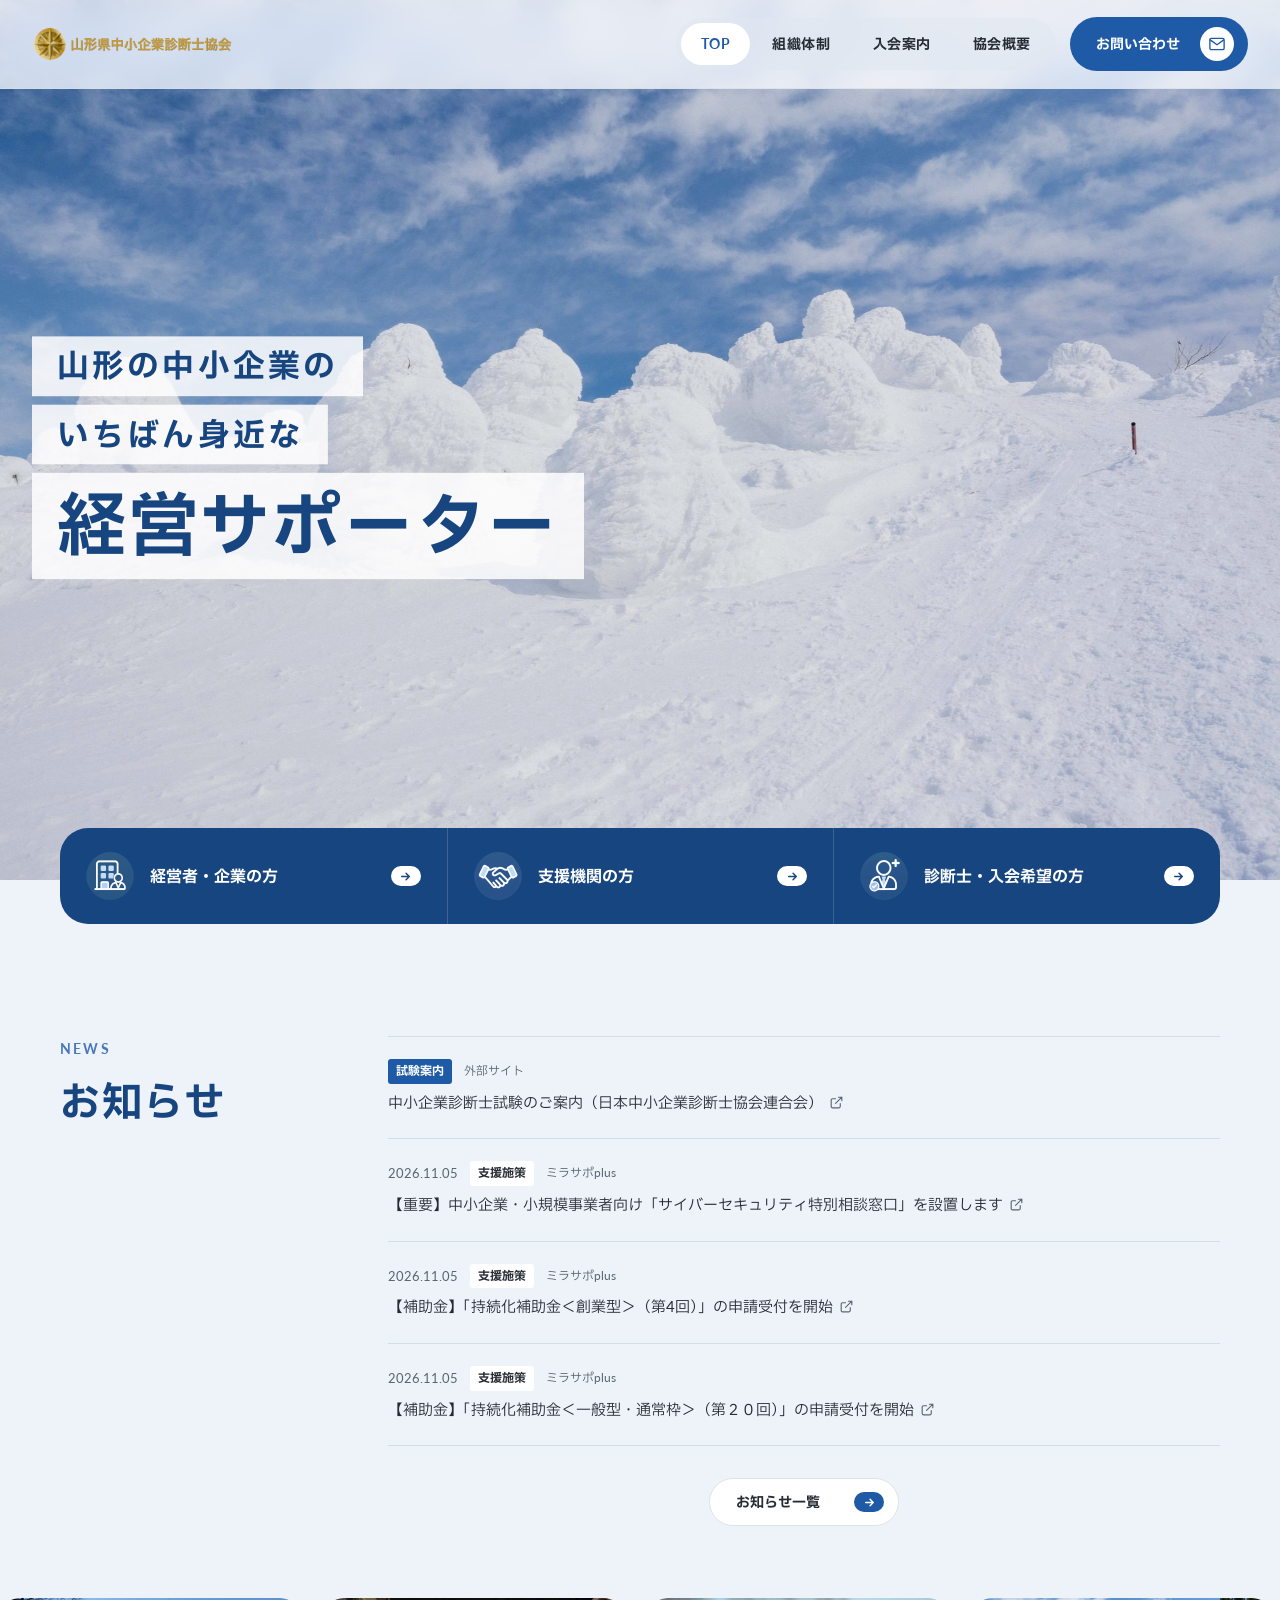
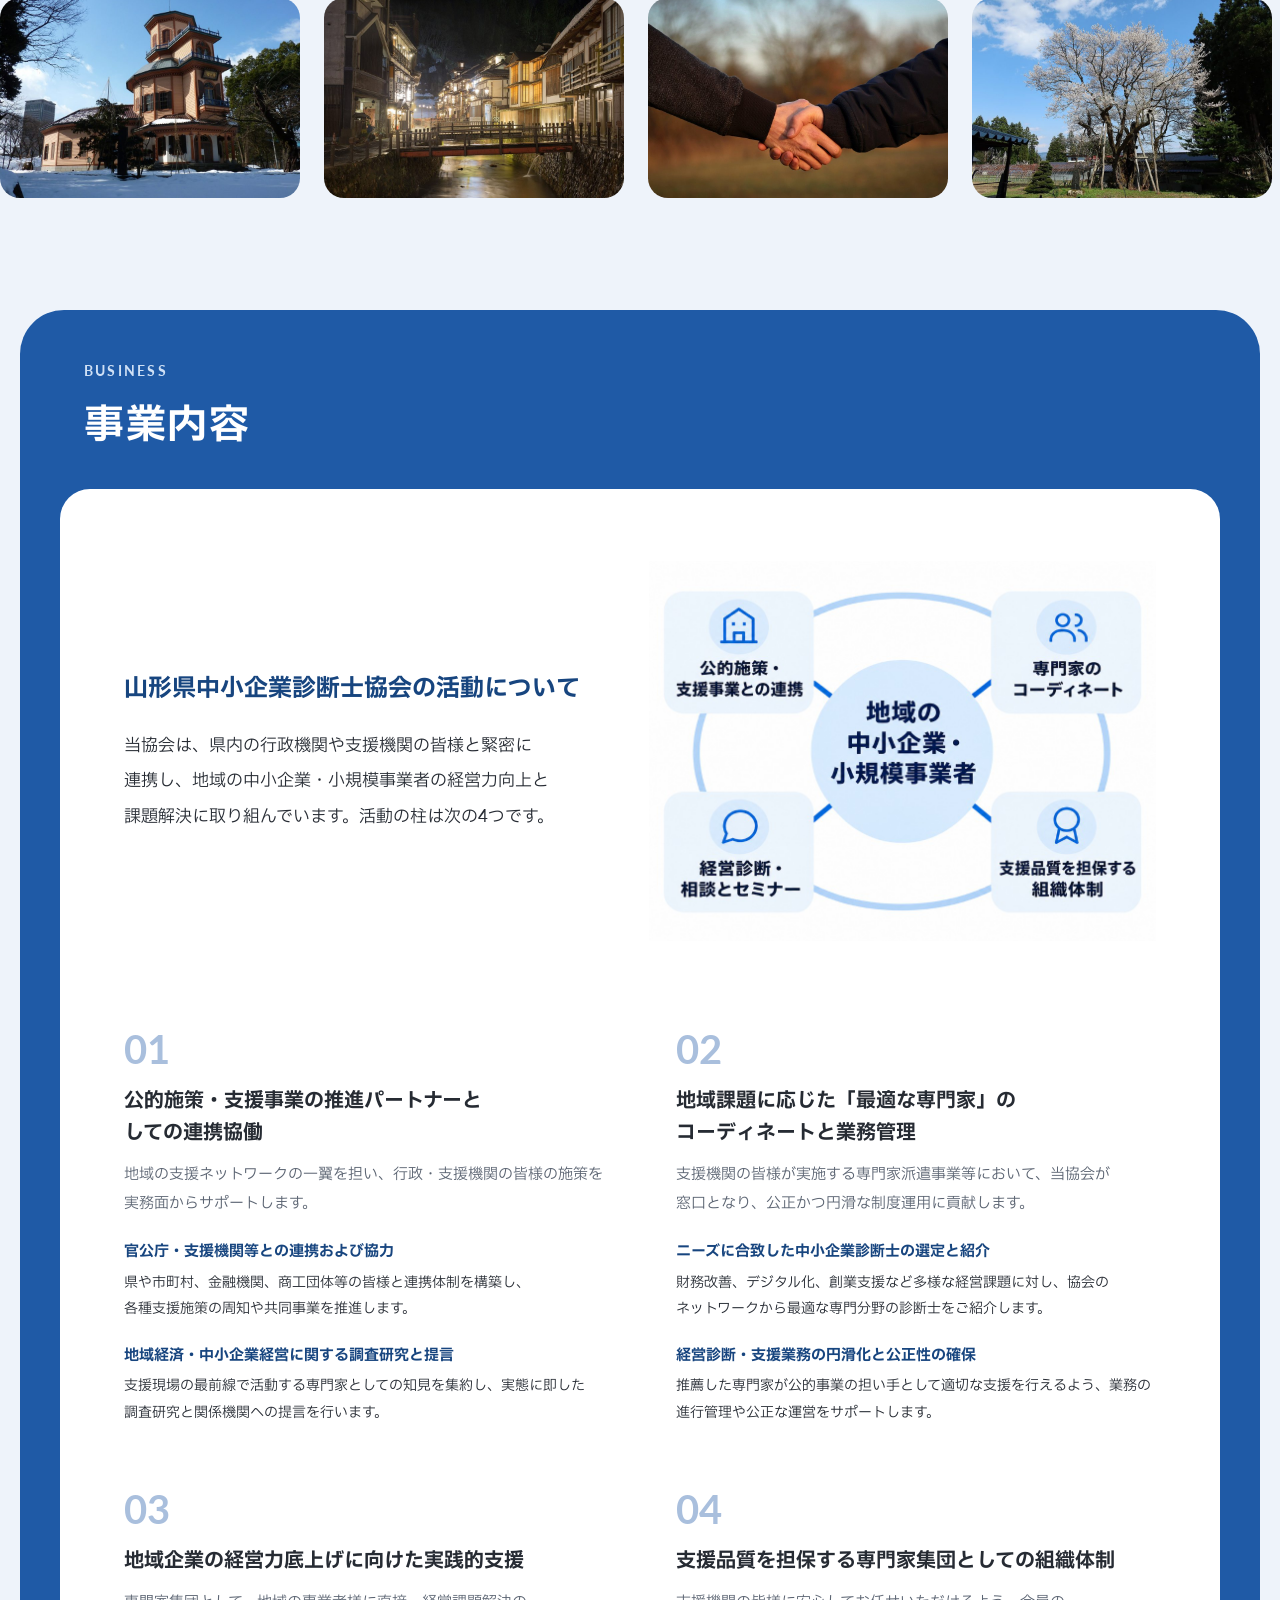
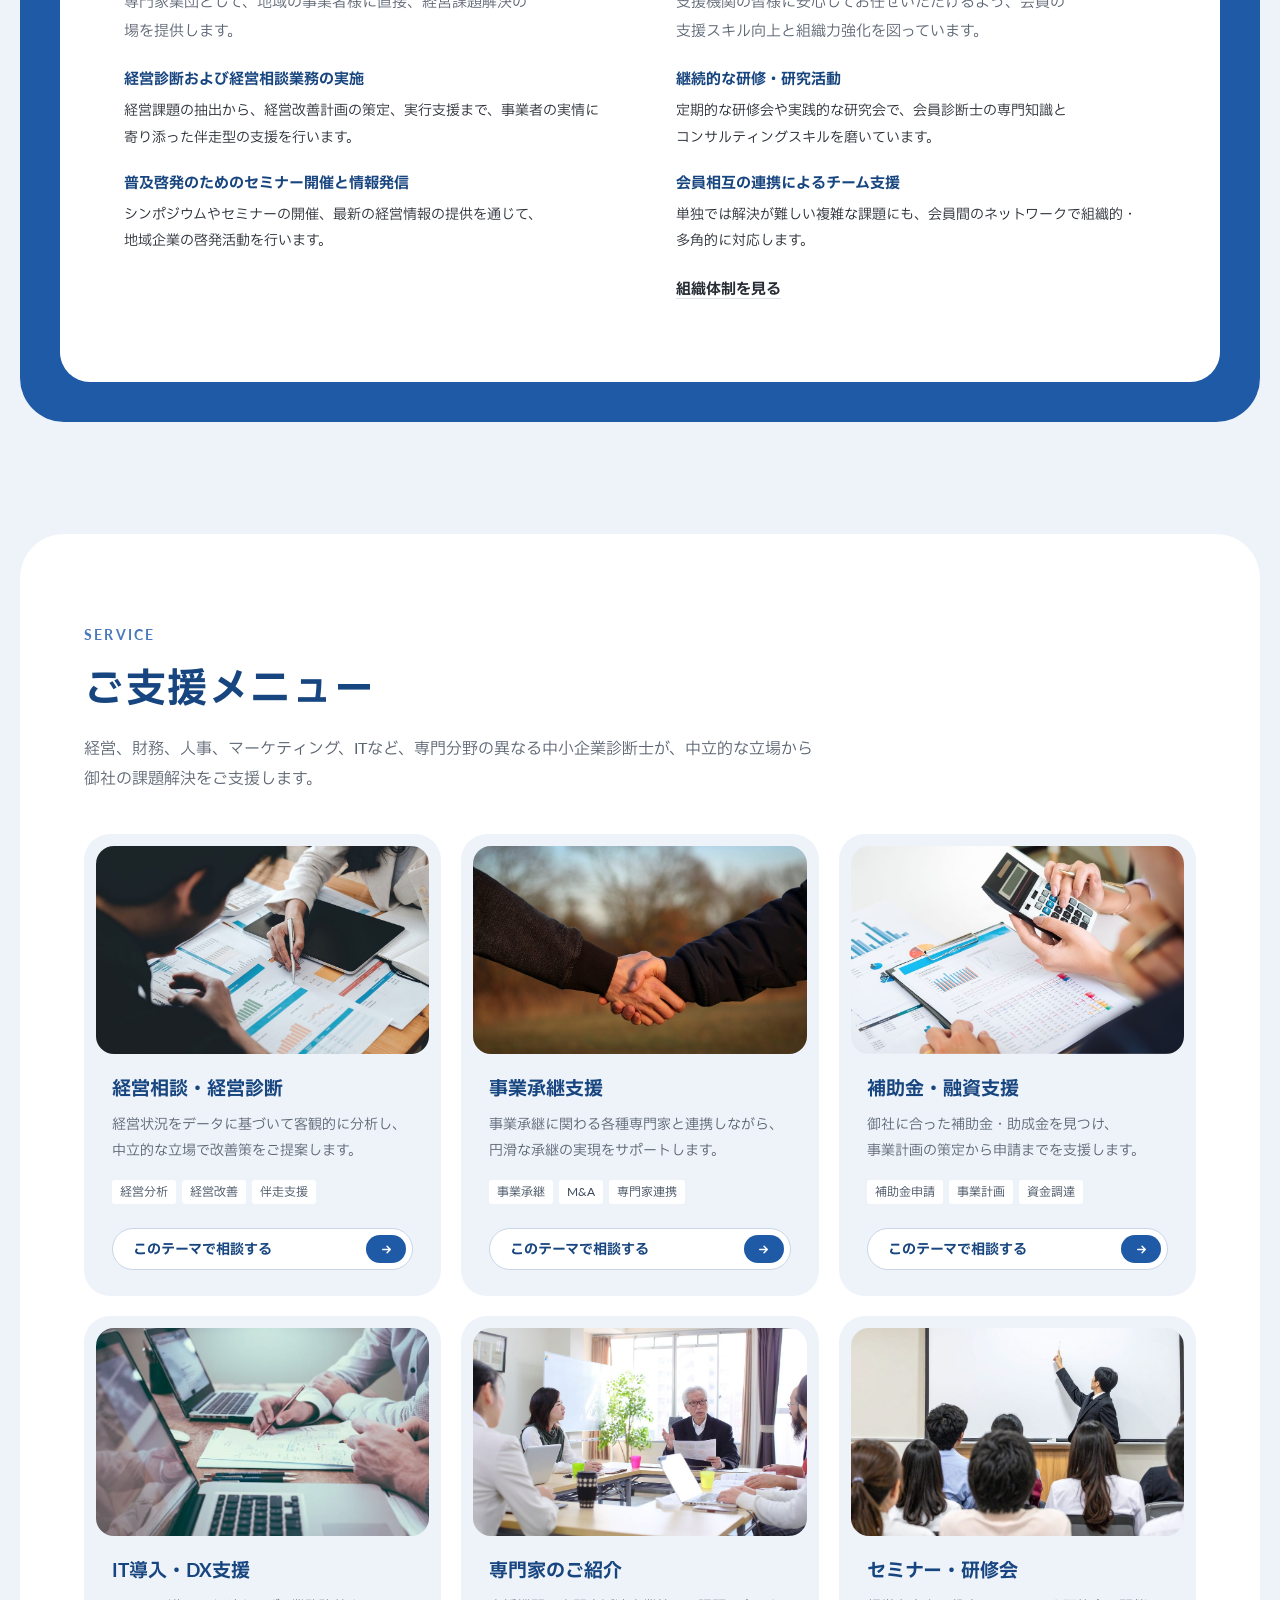
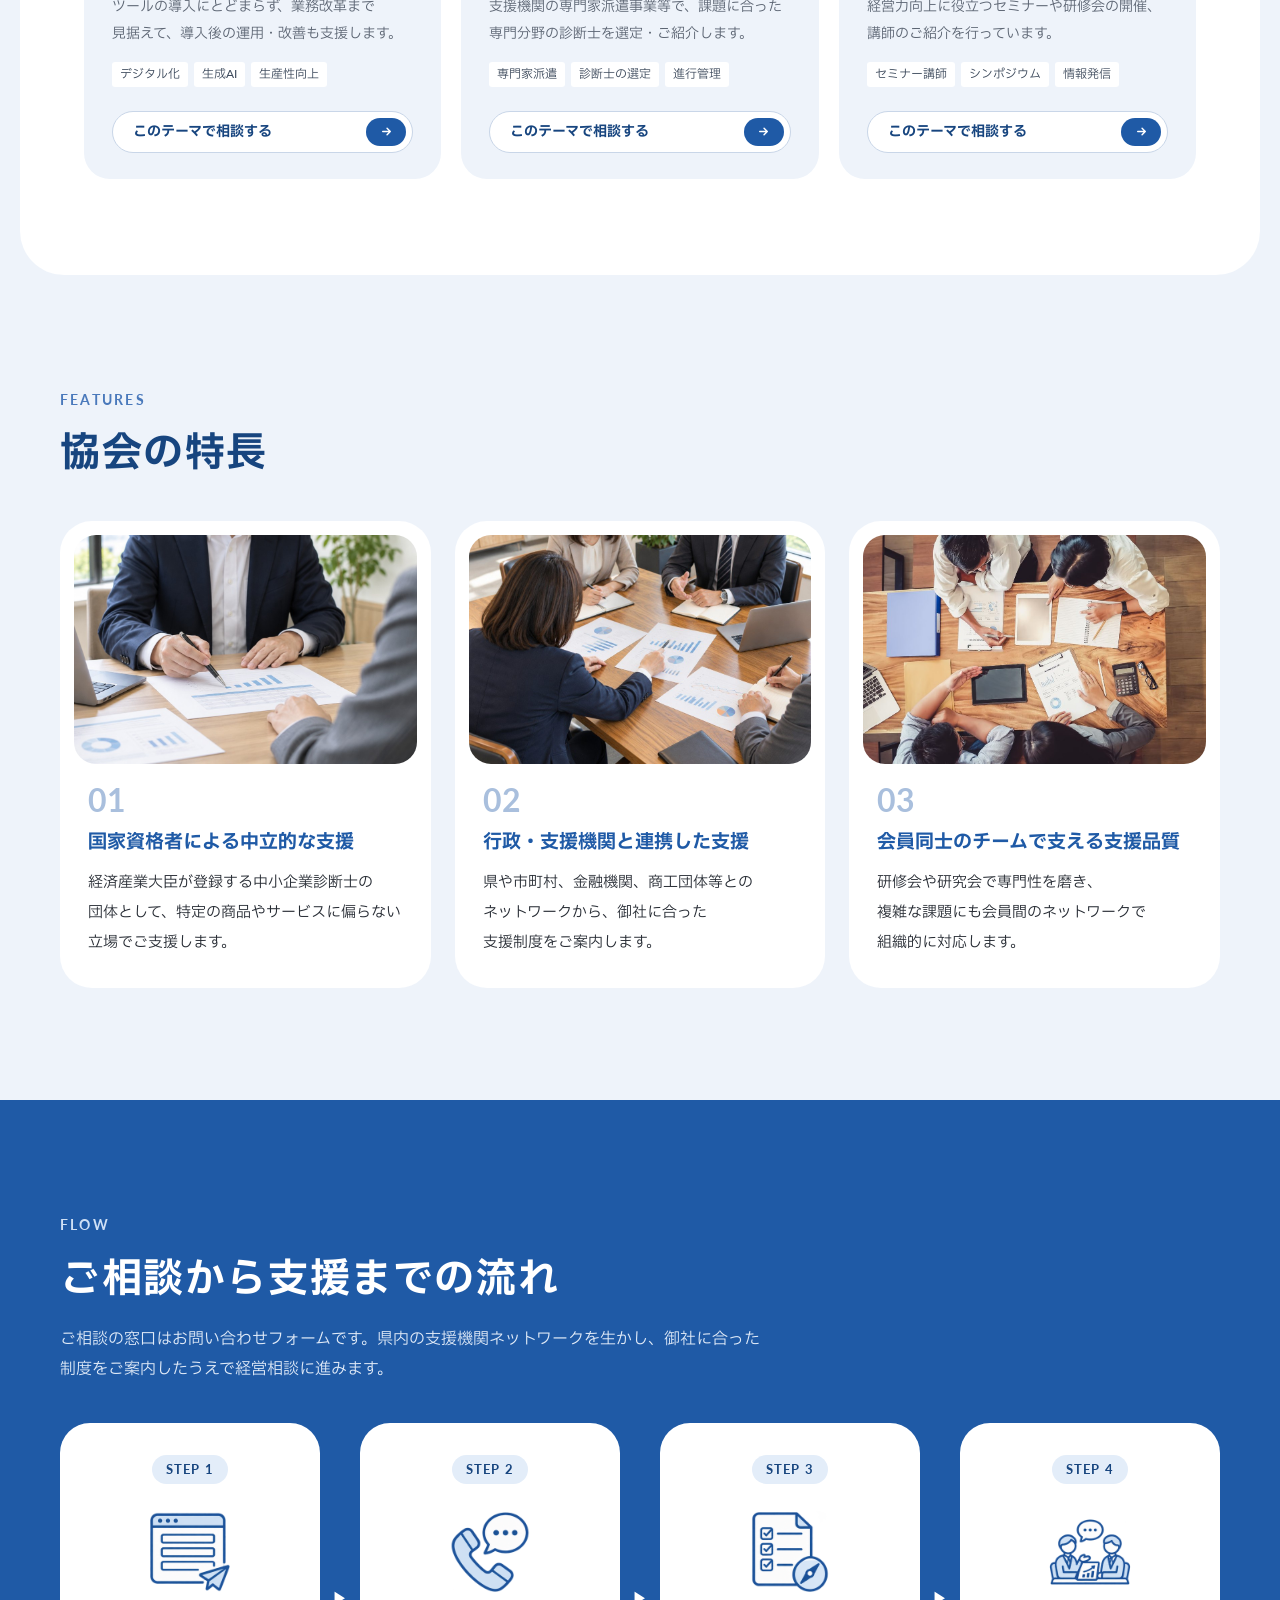
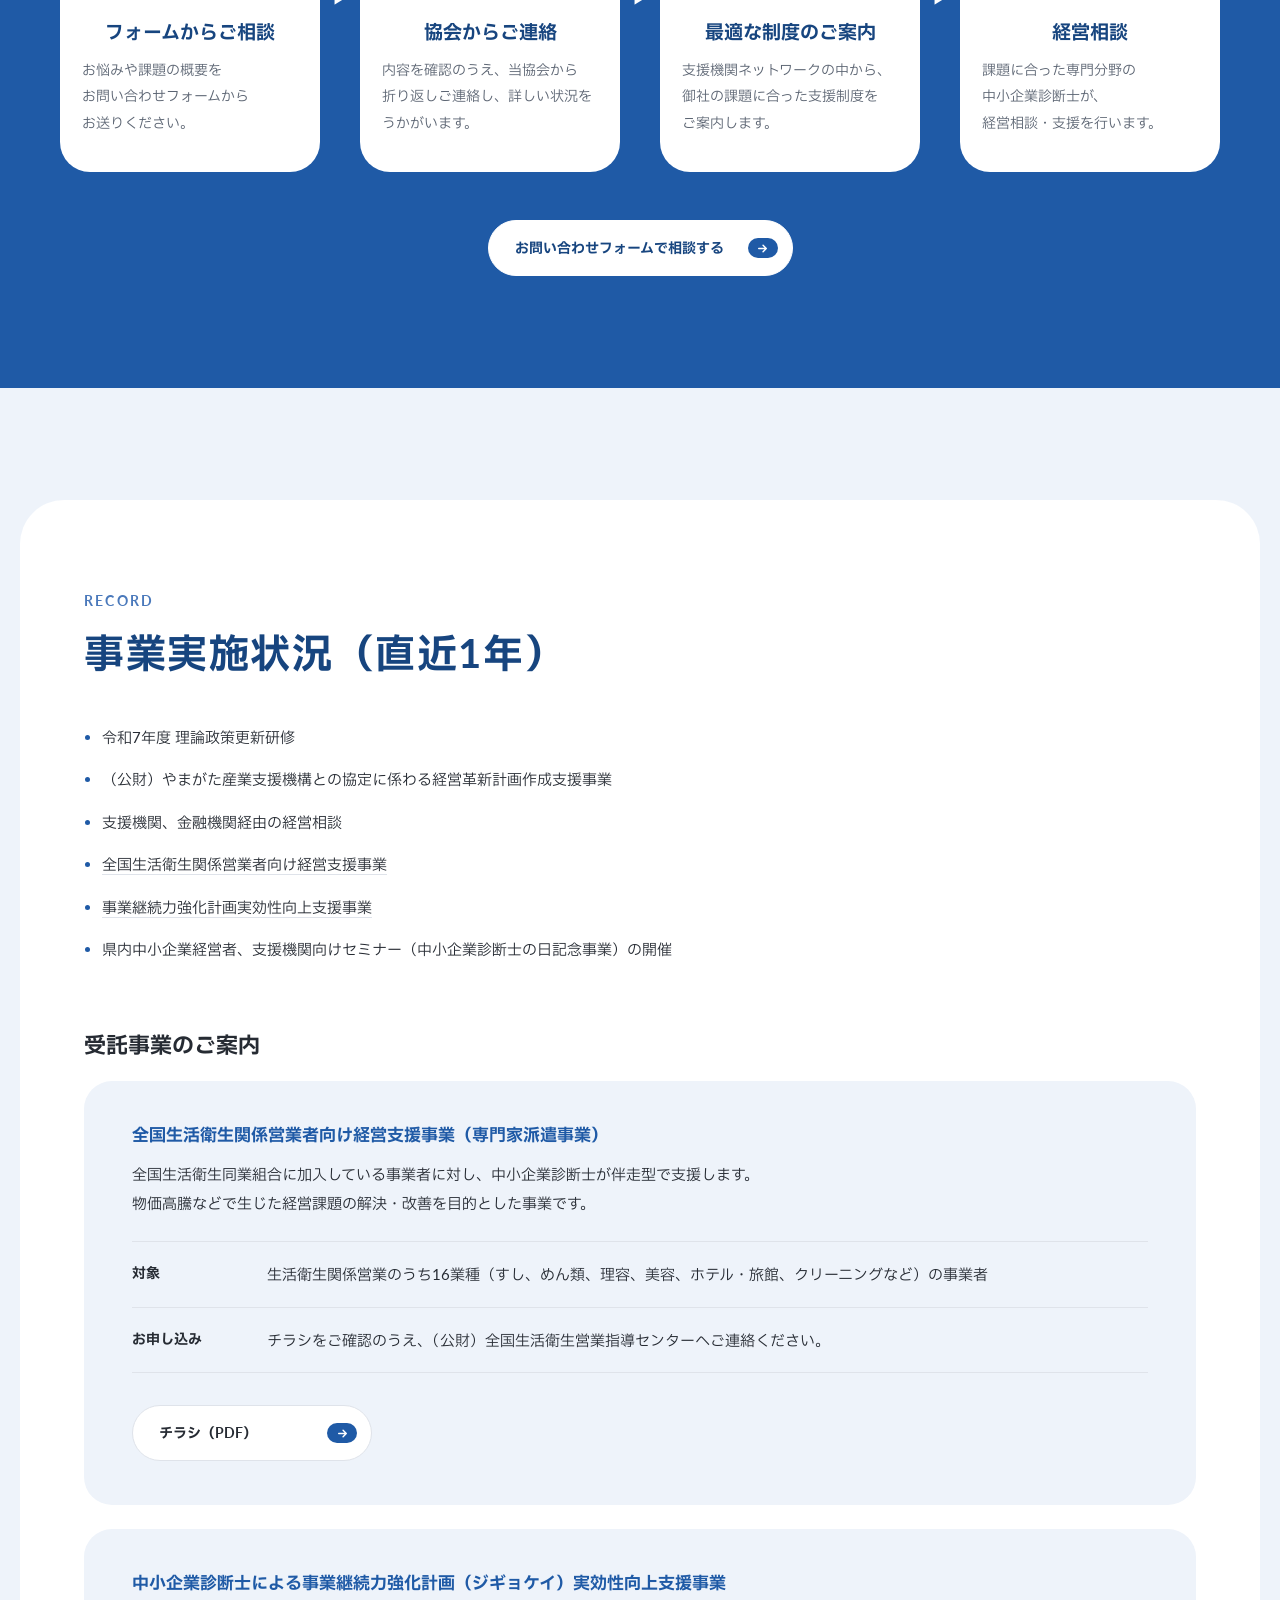
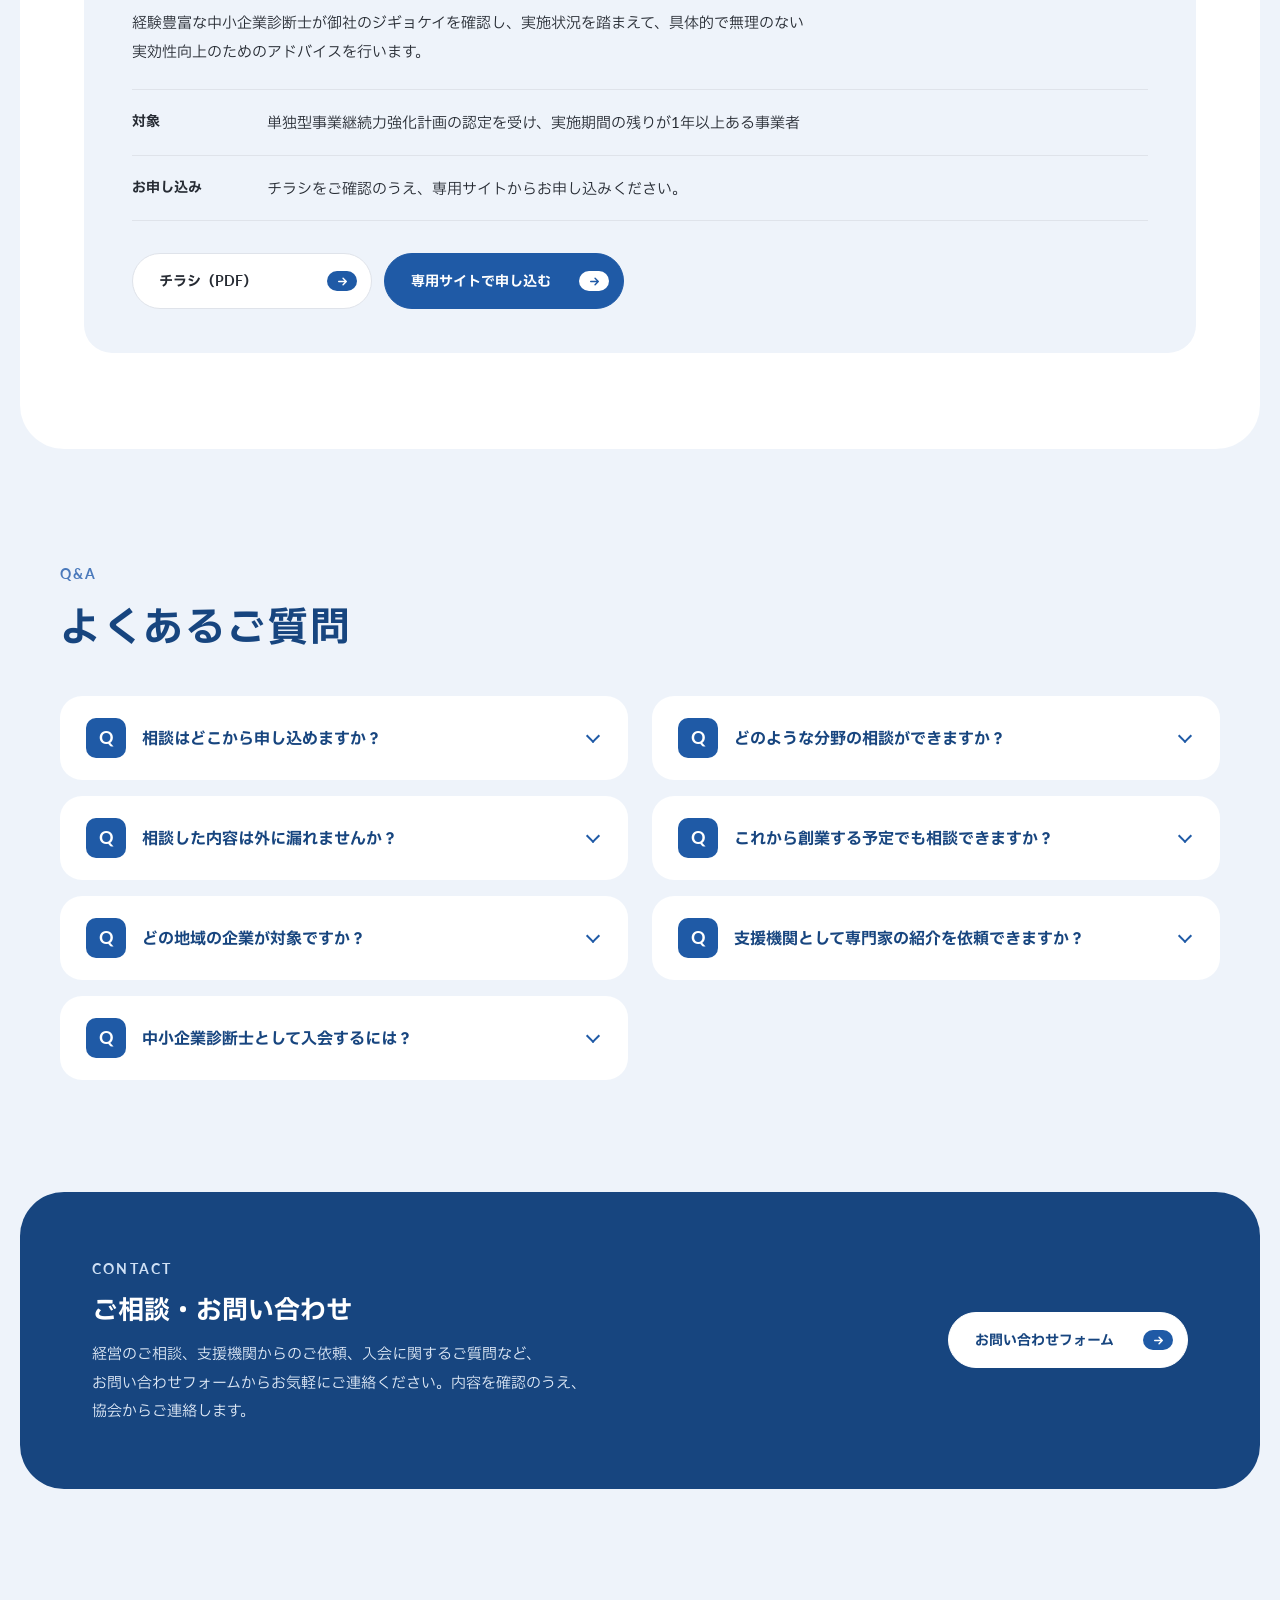
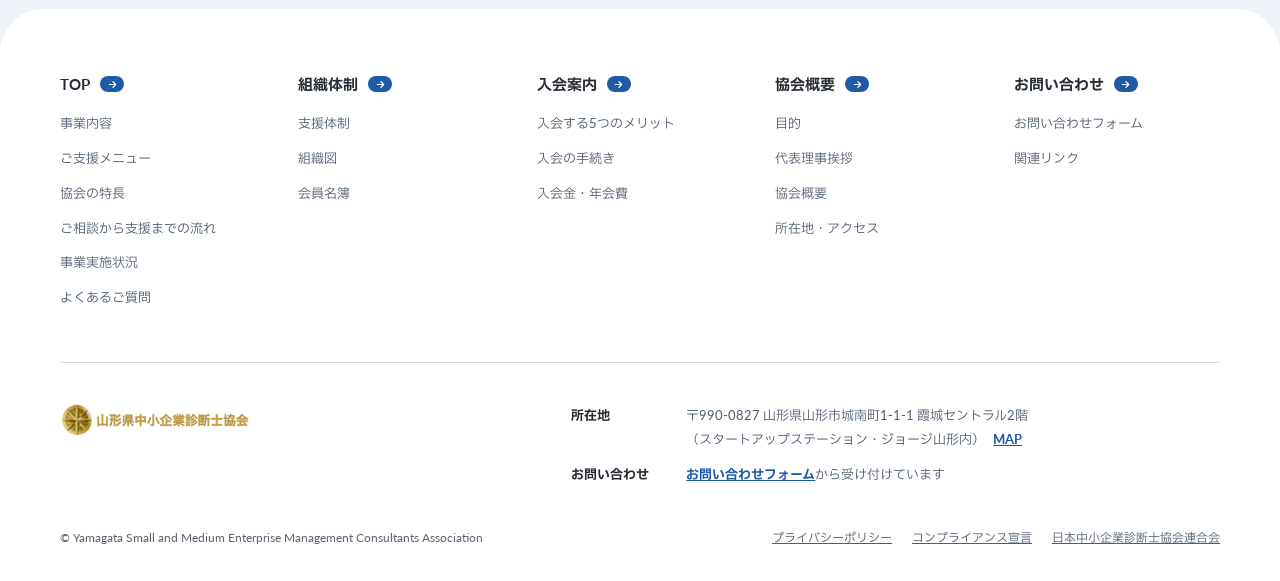
<file: index.html>
<!DOCTYPE html>
<html lang="ja">
<head>
<meta charset="UTF-8">
<meta name="viewport" content="width=device-width, initial-scale=1">
<title>一般社団法人山形県中小企業診断士協会</title>
<meta name="description" content="山形県の中小企業診断士で構成する一般社団法人。行政・支援機関と連携し、経営相談・経営診断、専門家のご紹介、セミナーなどで地域の中小企業を支援します。">
<meta name="robots" content="noindex">
<link rel="preconnect" href="https://fonts.googleapis.com">
<link rel="preconnect" href="https://fonts.gstatic.com" crossorigin>
<link href="https://fonts.googleapis.com/css2?family=IBM+Plex+Sans+JP:wght@400;500;700&family=Lato:wght@400;700&display=swap" rel="stylesheet">
<link rel="stylesheet" href="assets/style.css?v=d879d369">
</head>
<body class="page-index">
<svg xmlns="http://www.w3.org/2000/svg" style="display:none"><symbol id="i-chart" viewBox="0 0 24 24"><path d="M4 20h16"/><path d="M7 16v-4M12 16V8M17 16V5"/></symbol><symbol id="i-repeat" viewBox="0 0 24 24"><path d="M17 2l4 4-4 4"/><path d="M3 12v-2a4 4 0 0 1 4-4h14"/><path d="M7 22l-4-4 4-4"/><path d="M21 12v2a4 4 0 0 1-4 4H3"/></symbol><symbol id="i-yen" viewBox="0 0 24 24"><circle cx="12" cy="12" r="9.5"/><path d="M8 6.5l4 5 4-5M12 11.5V18M8.5 12.5h7M8.5 15.5h7"/></symbol><symbol id="i-monitor" viewBox="0 0 24 24"><rect x="2.5" y="3.5" width="19" height="13" rx="2"/><path d="M8 20.5h8M12 16.5v4"/></symbol><symbol id="i-seminar" viewBox="0 0 24 24"><rect x="3" y="3" width="18" height="12" rx="1.5"/><path d="M12 15v3.5M8 21l4-2.5 4 2.5M7 11l3-3 2.5 2.5L17 6"/></symbol><symbol id="i-doc" viewBox="0 0 24 24"><path d="M14 2.5H6.5a2 2 0 0 0-2 2v15a2 2 0 0 0 2 2h11a2 2 0 0 0 2-2V8z"/><path d="M14 2.5V8h5.5M8.5 13h7M8.5 17h7"/></symbol><symbol id="i-mail" viewBox="0 0 24 24"><rect x="2.5" y="4.5" width="19" height="15" rx="2"/><path d="M3 6.5l9 6.5 9-6.5"/></symbol><symbol id="i-pin" viewBox="0 0 24 24"><path d="M20 10c0 6.5-8 12-8 12s-8-5.5-8-12a8 8 0 0 1 16 0z"/><circle cx="12" cy="10" r="2.8"/></symbol><symbol id="i-link" viewBox="0 0 24 24"><path d="M10 14a4.5 4.5 0 0 0 6.4 0l3.2-3.2a4.5 4.5 0 0 0-6.4-6.4l-1.1 1.1"/><path d="M14 10a4.5 4.5 0 0 0-6.4 0l-3.2 3.2a4.5 4.5 0 0 0 6.4 6.4l1.1-1.1"/></symbol><symbol id="i-shield" viewBox="0 0 24 24"><path d="M12 2.5l8 3v6c0 5-3.5 8.5-8 10-4.5-1.5-8-5-8-10v-6z"/><path d="M8.5 12l2.5 2.5 4.5-5"/></symbol><symbol id="i-talk" viewBox="0 0 24 24"><path d="M20.5 11.5a8 8 0 0 1-11.6 7.1L3.5 20.5l1.9-5.1A8 8 0 1 1 20.5 11.5z"/></symbol><symbol id="i-users" viewBox="0 0 24 24"><circle cx="9" cy="8" r="3.5"/><path d="M2.5 20.5v-1a5 5 0 0 1 5-5h3a5 5 0 0 1 5 5v1"/><path d="M16 4.6a3.5 3.5 0 0 1 0 6.8M21.5 20.5v-1a5 5 0 0 0-3.5-4.8"/></symbol><symbol id="i-userplus" viewBox="0 0 24 24"><circle cx="9" cy="8" r="3.5"/><path d="M2.5 20.5v-1a5 5 0 0 1 5-5h3a5 5 0 0 1 5 5v1M19 8v6M16 11h6"/></symbol><symbol id="i-building" viewBox="0 0 24 24"><path d="M3 21h18M5 21V8l7-5 7 5v13M9.5 21v-5h5v5M9 11h.01M15 11h.01"/></symbol><symbol id="i-book" viewBox="0 0 24 24"><path d="M2.5 4h6a3.5 3.5 0 0 1 3.5 3.5V21a3 3 0 0 0-3-3H2.5zM21.5 4h-6A3.5 3.5 0 0 0 12 7.5V21a3 3 0 0 1 3-3h6.5z"/></symbol><symbol id="i-search" viewBox="0 0 24 24"><circle cx="11" cy="11" r="7"/><path d="M20.5 20.5l-4.5-4.5"/></symbol><symbol id="i-clipboard" viewBox="0 0 24 24"><path d="M16 4.5h2a2 2 0 0 1 2 2v13a2 2 0 0 1-2 2H6a2 2 0 0 1-2-2v-13a2 2 0 0 1 2-2h2"/><rect x="8" y="2.5" width="8" height="4" rx="1"/><path d="M8.5 12h7M8.5 16h5"/></symbol><symbol id="i-award" viewBox="0 0 24 24"><circle cx="12" cy="9" r="6"/><path d="M8.5 14L7 22l5-3 5 3-1.5-8"/></symbol><symbol id="i-arrow" viewBox="0 0 24 24"><path d="M5 12h14M13 6l6 6-6 6"/></symbol><symbol id="i-chev" viewBox="0 0 24 24"><path d="M9 6l6 6-6 6"/></symbol><symbol id="i-down" viewBox="0 0 24 24"><path d="M6 9l6 6 6-6"/></symbol><symbol id="i-alert" viewBox="0 0 24 24"><circle cx="12" cy="12" r="9.5"/><path d="M12 7.5v5.5M12 16.5h.01"/></symbol><symbol id="i-megaphone" viewBox="0 0 24 24"><path d="M3 10.5v3l15 5.5V5z"/><path d="M7.5 14.6l1 4.4a1.5 1.5 0 0 0 1.5 1.2h1.3a1 1 0 0 0 1-1.2l-.8-3"/><path d="M21 9.5v5"/></symbol><symbol id="i-out" viewBox="0 0 24 24"><path d="M18 13.5v5a2 2 0 0 1-2 2H5.5a2 2 0 0 1-2-2V8a2 2 0 0 1 2-2h5"/><path d="M15 3.5h5.5V9M10.5 13.5l10-10"/></symbol><symbol id="i-close" viewBox="0 0 24 24"><path d="M6 6l12 12M18 6L6 18"/></symbol><symbol id="i-download" viewBox="0 0 24 24"><path d="M12 3.5v12M7 10.5l5 5 5-5M4 20.5h16"/></symbol></svg>
<header class="site-header site-header--overlay">
  <div class="site-header__inner">
    <a class="site-logo" href="index.html"><img class="site-logo__color" src="assets/img/logo.png" alt="一般社団法人山形県中小企業診断士協会" width="630" height="102"></a>
    <nav class="gnav" aria-label="メインメニュー">
      <ul class="gnav__list">
        <li><a href="index.html" aria-current="page">TOP</a></li>
        <li><a href="organization.html">組織体制</a></li>
        <li><a href="signup.html">入会案内</a></li>
        <li><a href="about.html">協会概要</a></li>
      </ul>
    </nav>
    <a class="head-contact" href="contact.html"><span>お問い合わせ</span><span class="head-contact__mail"><svg class="icon" aria-hidden="true"><use href="#i-mail"/></svg></span></a>
    <button class="menu-toggle" type="button" aria-expanded="false" aria-controls="drawer" aria-label="メニューを開く"><span></span><span></span><span></span></button>
  </div>
  <div class="drawer" id="drawer">
    <ul>
      <li><a href="index.html">TOP</a></li>
      <li><a href="organization.html">組織体制</a></li>
      <li><a href="signup.html">入会案内</a></li>
      <li><a href="about.html">協会概要</a></li>
      <li><a href="access.html">所在地・アクセス</a></li>
      <li><a href="links.html">関連リンク</a></li>
    </ul>
    <a class="head-contact" href="contact.html"><span>お問い合わせ</span><span class="head-contact__mail"><svg class="icon" aria-hidden="true"><use href="#i-mail"/></svg></span></a>
  </div>
</header>
<main>
<script>
  try {
    if (!sessionStorage.getItem('ycmca-opening') && !matchMedia('(prefers-reduced-motion: reduce)').matches) {
      sessionStorage.setItem('ycmca-opening', '1');
      document.documentElement.classList.add('is-opening');
      setTimeout(() => document.documentElement.classList.remove('is-opening'), 3600);
    }
  } catch (e) {}
</script>
<div class="opening" aria-hidden="true"><img src="assets/img/logo.png" alt="" width="630" height="102"></div>
<section class="fv">
  <div class="fv__visual">
    <img src="assets/img/juhyo-sky.jpg" alt="蔵王の樹氷と冬の青空" width="2400" height="1600">
    <div class="fv__inner">
      <h1 class="fv__copy"><span>山形の中小企業の</span><span>いちばん身近な</span><span>経営サポーター</span></h1>
    </div>
  </div>
  <nav class="fv-entry" aria-label="ご利用の方別メニュー">
    <ul>
      <li><a href="#service"><img class="ic" src="assets/img/icons/owners.png" alt="" width="48" height="48"><span>経営者・企業の方</span><span class="arrow"><svg class="icon" aria-hidden="true"><use href="#i-arrow"/></svg></span></a></li>
      <li><a href="#coordinate"><img class="ic" src="assets/img/icons/partners.png" alt="" width="48" height="48"><span>支援機関の方</span><span class="arrow"><svg class="icon" aria-hidden="true"><use href="#i-arrow"/></svg></span></a></li>
      <li><a href="signup.html"><img class="ic" src="assets/img/icons/consultants.png" alt="" width="48" height="48"><span>診断士・入会希望の方</span><span class="arrow"><svg class="icon" aria-hidden="true"><use href="#i-arrow"/></svg></span></a></li>
    </ul>
  </nav>
</section>

<section class="section top-news" id="news" aria-labelledby="h-news">
  <div class="wrap top-news__inner">
    <div class="sec-head">
      <span class="eyebrow" lang="en">News</span>
      <h2 class="sec-title" id="h-news">お知らせ</h2>
    </div>
    <div>
      <ul class="news-list">
        <li class="news-list__pin"><a href="https://www.jf-cmca.jp/contents/007_shiken.html" target="_blank" rel="noopener"><span class="news-list__meta"><span class="tag tag--pin">試験案内</span><span class="news-list__src">外部サイト</span></span>中小企業診断士試験のご案内（日本中小企業診断士協会連合会）<svg class="icon" aria-hidden="true"><use href="#i-out"/></svg></a></li>
        <li><a href="https://mirasapo-plus.go.jp/infomation/34086/" target="_blank" rel="noopener"><span class="news-list__meta"><time datetime="2026-11-05">2026.11.05</time><span class="tag">支援施策</span><span class="news-list__src">ミラサポplus</span></span>【重要】中小企業・小規模事業者向け「サイバーセキュリティ特別相談窓口」を設置します<svg class="icon" aria-hidden="true"><use href="#i-out"/></svg></a></li>
        <li><a href="https://mirasapo-plus.go.jp/infomation/34135/" target="_blank" rel="noopener"><span class="news-list__meta"><time datetime="2026-11-05">2026.11.05</time><span class="tag">支援施策</span><span class="news-list__src">ミラサポplus</span></span>【補助金】「持続化補助金＜創業型＞（第4回）」の申請受付を開始<svg class="icon" aria-hidden="true"><use href="#i-out"/></svg></a></li>
        <li><a href="https://mirasapo-plus.go.jp/infomation/34154/" target="_blank" rel="noopener"><span class="news-list__meta"><time datetime="2026-11-05">2026.11.05</time><span class="tag">支援施策</span><span class="news-list__src">ミラサポplus</span></span>【補助金】「持続化補助金＜一般型・通常枠＞（第２０回）」の申請受付を開始<svg class="icon" aria-hidden="true"><use href="#i-out"/></svg></a></li>
      </ul>
      <p class="news-more"><a class="pill pill--small" href="news.html">お知らせ一覧<span class="arrow"><svg class="icon" aria-hidden="true"><use href="#i-arrow"/></svg></span></a></p>
    </div>
  </div>
</section>

<div class="photo-strip" aria-hidden="true"><div class="photo-strip__track"><img src="assets/img/yamagata/saiseikan.jpg" alt="" width="900" height="600"><img src="assets/img/yamagata/ginzan-inns.jpg" alt="" width="900" height="600"><img src="assets/img/handshake.jpg" alt="" width="900" height="600"><img src="assets/img/yamagata/kusaoka-sakura.jpg" alt="" width="900" height="600"><img src="assets/img/cherry.jpg" alt="" width="900" height="600"><img src="assets/img/yamagata/okama.jpg" alt="" width="900" height="600"><img src="assets/img/analysis.jpg" alt="" width="900" height="600"><img src="assets/img/yamagata/gassan.jpg" alt="" width="900" height="600"><img src="assets/img/yamagata/uesugi.jpg" alt="" width="900" height="600"><img src="assets/img/yamagata/ginzan-night.jpg" alt="" width="900" height="600"><img src="assets/img/owner.jpg" alt="" width="900" height="600"><img src="assets/img/yamagata/mogami.jpg" alt="" width="900" height="600"><img src="assets/img/yamagata/saiseikan.jpg" alt="" width="900" height="600"><img src="assets/img/yamagata/ginzan-inns.jpg" alt="" width="900" height="600"><img src="assets/img/handshake.jpg" alt="" width="900" height="600"><img src="assets/img/yamagata/kusaoka-sakura.jpg" alt="" width="900" height="600"><img src="assets/img/cherry.jpg" alt="" width="900" height="600"><img src="assets/img/yamagata/okama.jpg" alt="" width="900" height="600"><img src="assets/img/analysis.jpg" alt="" width="900" height="600"><img src="assets/img/yamagata/gassan.jpg" alt="" width="900" height="600"><img src="assets/img/yamagata/uesugi.jpg" alt="" width="900" height="600"><img src="assets/img/yamagata/ginzan-night.jpg" alt="" width="900" height="600"><img src="assets/img/owner.jpg" alt="" width="900" height="600"><img src="assets/img/yamagata/mogami.jpg" alt="" width="900" height="600"></div></div>
<section class="section top-biz" id="business" aria-labelledby="h-business">
  <div class="wrap frame">
    <div class="frame__head">
      <span class="eyebrow" lang="en">Business</span>
      <h2 class="sec-title" id="h-business">事業内容</h2>
    </div>
    <div class="frame__body">
    <div class="top-biz__inner">
      <div>
        <h3 class="top-biz__title">山形県中小企業診断士協会の<wbr>活動について</h3>
        <p class="top-biz__lead">当協会は、県内の行政機関や支援機関の皆様と緊密に連携し、<wbr>地域の中小企業・<wbr>小規模事業者の経営力向上と<wbr>課題解決に取り組んでいます。<wbr>活動の柱は次の4つです。</p>
      </div>
      <img class="biz-map" src="assets/img/biz-map.jpg" alt="地域の中小企業・小規模事業者を中心に、公的施策・支援事業との連携、専門家のコーディネート、経営診断・相談とセミナー、支援品質を担保する組織体制の4つの柱" width="1024" height="768">
    </div>

    <ol class="pillars">
      <li id="renkei">
        <span class="num" lang="en">01</span>
        <h3>公的施策・支援事業の推進パートナーとしての連携協働</h3>
        <p class="pillars__lead">地域の支援ネットワークの一翼を担い、行政・支援機関の皆様の施策を実務面からサポートします。</p>
        <dl>
          <dt>官公庁・支援機関等との連携および協力</dt>
          <dd>県や市町村、金融機関、商工団体等の皆様と連携体制を構築し、各種支援施策の周知や共同事業を推進します。</dd>
          <dt>地域経済・中小企業経営に関する調査研究と提言</dt>
          <dd>支援現場の最前線で活動する専門家としての知見を集約し、実態に即した調査研究と関係機関への提言を行います。</dd>
        </dl>
      </li>
      <li id="coordinate">
        <span class="num" lang="en">02</span>
        <h3>地域課題に応じた「最適な専門家」のコーディネートと業務管理</h3>
        <p class="pillars__lead">支援機関の皆様が実施する専門家派遣事業等において、当協会が窓口となり、公正かつ円滑な制度運用に貢献します。</p>
        <dl>
          <dt>ニーズに合致した中小企業診断士の選定と紹介</dt>
          <dd>財務改善、デジタル化、創業支援など多様な経営課題に対し、協会のネットワークから最適な専門分野の診断士をご紹介します。</dd>
          <dt>経営診断・支援業務の円滑化と公正性の確保</dt>
          <dd>推薦した専門家が公的事業の担い手として適切な支援を行えるよう、業務の進行管理や公正な運営をサポートします。</dd>
        </dl>
      </li>
      <li id="jissen">
        <span class="num" lang="en">03</span>
        <h3>地域企業の経営力底上げに向けた実践的支援</h3>
        <p class="pillars__lead">専門家集団として、地域の事業者様に直接、経営課題解決の場を提供します。</p>
        <dl>
          <dt>経営診断および経営相談業務の実施</dt>
          <dd>経営課題の抽出から、経営改善計画の策定、実行支援まで、事業者の実情に寄り添った伴走型の支援を行います。</dd>
          <dt>普及啓発のためのセミナー開催と情報発信</dt>
          <dd>シンポジウムやセミナーの開催、最新の経営情報の提供を通じて、地域企業の啓発活動を行います。</dd>
        </dl>
      </li>
      <li id="taisei">
        <span class="num" lang="en">04</span>
        <h3>支援品質を担保する専門家集団としての組織体制</h3>
        <p class="pillars__lead">支援機関の皆様に安心してお任せいただけるよう、会員の支援スキル向上と組織力強化を図っています。</p>
        <dl>
          <dt>継続的な研修・研究活動</dt>
          <dd>定期的な研修会や実践的な研究会で、会員診断士の専門知識とコンサルティングスキルを磨いています。</dd>
          <dt>会員相互の連携によるチーム支援</dt>
          <dd>単独では解決が難しい複雑な課題にも、会員間のネットワークで組織的・多角的に対応します。</dd>
        </dl>
        <p class="pillars__more"><a class="text-link" href="organization.html">組織体制を見る</a></p>
      </li>
    </ol>
    </div>
  </div>
</section>

<section class="top-service" id="service" aria-labelledby="h-service">
  <div class="top-service__panel">
    <div class="sec-head">
      <span class="eyebrow" lang="en">Service</span>
      <h2 class="sec-title" id="h-service">ご支援メニュー</h2>
      <p class="lead">経営、財務、人事、マーケティング、ITなど、専門分野の異なる中小企業診断士が、中立的な立場から御社の課題解決をご支援します。</p>
    </div>
    <ul class="svc-cards">
      <li>
        <a class="svc-card" href="contact.html?topic=%E7%B5%8C%E5%96%B6%E7%9B%B8%E8%AB%87%E3%83%BB%E7%B5%8C%E5%96%B6%E8%A8%BA%E6%96%AD">
          <div class="svc-card__photo"><img src="assets/img/analysis.jpg" alt="" width="1200" height="675" loading="lazy"></div>
          <div class="svc-card__body">
            <h3>経営相談・経営診断</h3>
            <p>経営状況をデータに基づいて客観的に分析し、中立的な立場で改善策をご提案します。</p>
            <ul class="tags"><li>経営分析</li><li>経営改善</li><li>伴走支援</li></ul>
            <span class="svc-card__more">このテーマで相談する<span class="arrow"><svg class="icon" aria-hidden="true"><use href="#i-arrow"/></svg></span></span>
          </div>
        </a>
      </li>
      <li>
        <a class="svc-card" href="contact.html?topic=%E4%BA%8B%E6%A5%AD%E6%89%BF%E7%B6%99%E6%94%AF%E6%8F%B4">
          <div class="svc-card__photo"><img src="assets/img/handshake.jpg" alt="" width="1200" height="675" loading="lazy"></div>
          <div class="svc-card__body">
            <h3>事業承継支援</h3>
            <p>事業承継に関わる各種専門家と連携しながら、円滑な承継の実現をサポートします。</p>
            <ul class="tags"><li>事業承継</li><li>M&amp;A</li><li>専門家連携</li></ul>
            <span class="svc-card__more">このテーマで相談する<span class="arrow"><svg class="icon" aria-hidden="true"><use href="#i-arrow"/></svg></span></span>
          </div>
        </a>
      </li>
      <li>
        <a class="svc-card" href="contact.html?topic=%E8%A3%9C%E5%8A%A9%E9%87%91%E3%83%BB%E8%9E%8D%E8%B3%87%E6%94%AF%E6%8F%B4">
          <div class="svc-card__photo"><img src="assets/img/calc.jpg" alt="" width="1200" height="675" loading="lazy"></div>
          <div class="svc-card__body">
            <h3>補助金・融資支援</h3>
            <p>御社に合った補助金・助成金を見つけ、事業計画の策定から申請までを支援します。</p>
            <ul class="tags"><li>補助金申請</li><li>事業計画</li><li>資金調達</li></ul>
            <span class="svc-card__more">このテーマで相談する<span class="arrow"><svg class="icon" aria-hidden="true"><use href="#i-arrow"/></svg></span></span>
          </div>
        </a>
      </li>
      <li>
        <a class="svc-card" href="contact.html?topic=IT%E5%B0%8E%E5%85%A5%E3%83%BBDX%E6%94%AF%E6%8F%B4">
          <div class="svc-card__photo"><img src="assets/img/laptop.jpg" alt="" width="1200" height="675" loading="lazy"></div>
          <div class="svc-card__body">
            <h3>IT導入・DX支援</h3>
            <p>ツールの導入にとどまらず、業務改革まで見据えて、導入後の運用・改善も支援します。</p>
            <ul class="tags"><li>デジタル化</li><li>生成AI</li><li>生産性向上</li></ul>
            <span class="svc-card__more">このテーマで相談する<span class="arrow"><svg class="icon" aria-hidden="true"><use href="#i-arrow"/></svg></span></span>
          </div>
        </a>
      </li>
      <li>
        <a class="svc-card" href="contact.html?topic=%E5%B0%82%E9%96%80%E5%AE%B6%E3%81%AE%E3%81%94%E7%B4%B9%E4%BB%8B">
          <div class="svc-card__photo"><img src="assets/img/owner.jpg" alt="" width="1200" height="675" loading="lazy"></div>
          <div class="svc-card__body">
            <h3>専門家のご紹介</h3>
            <p>支援機関の専門家派遣事業等で、課題に合った専門分野の診断士を選定・ご紹介します。</p>
            <ul class="tags"><li>専門家派遣</li><li>診断士の選定</li><li>進行管理</li></ul>
            <span class="svc-card__more">このテーマで相談する<span class="arrow"><svg class="icon" aria-hidden="true"><use href="#i-arrow"/></svg></span></span>
          </div>
        </a>
      </li>
      <li>
        <a class="svc-card" href="contact.html?topic=%E3%82%BB%E3%83%9F%E3%83%8A%E3%83%BC%E3%83%BB%E7%A0%94%E4%BF%AE%E4%BC%9A">
          <div class="svc-card__photo"><img src="assets/img/seminar.jpg" alt="" width="1200" height="675" loading="lazy"></div>
          <div class="svc-card__body">
            <h3>セミナー・研修会</h3>
            <p>経営力向上に役立つセミナーや研修会の開催、講師のご紹介を行っています。</p>
            <ul class="tags"><li>セミナー講師</li><li>シンポジウム</li><li>情報発信</li></ul>
            <span class="svc-card__more">このテーマで相談する<span class="arrow"><svg class="icon" aria-hidden="true"><use href="#i-arrow"/></svg></span></span>
          </div>
        </a>
      </li>
    </ul>
  </div>
</section>

<section class="section" id="features" aria-labelledby="h-features">
  <div class="wrap">
    <div class="sec-head">
      <span class="eyebrow" lang="en">Features</span>
      <h2 class="sec-title" id="h-features">協会の特長</h2>
    </div>
    <ol class="strengths">
      <li>
        <img src="assets/img/consultation.jpg" alt="" width="1024" height="682" loading="lazy">
        <span class="num" lang="en">01</span>
        <h3>国家資格者による中立的な支援</h3>
        <p>経済産業大臣が登録する中小企業診断士の団体として、特定の商品やサービスに偏らない立場でご支援します。</p>
      </li>
      <li>
        <img src="assets/img/partner.jpg" alt="" width="1024" height="682" loading="lazy">
        <span class="num" lang="en">02</span>
        <h3>行政・支援機関と連携した支援</h3>
        <p>県や市町村、金融機関、商工団体等とのネットワークから、御社に合った支援制度をご案内します。</p>
      </li>
      <li>
        <img src="assets/img/team.jpg" alt="" width="1200" height="675" loading="lazy">
        <span class="num" lang="en">03</span>
        <h3>会員同士のチームで支える支援品質</h3>
        <p>研修会や研究会で専門性を磨き、複雑な課題にも会員間のネットワークで組織的に対応します。</p>
      </li>
    </ol>
  </div>
</section>

<section class="section" id="flow" aria-labelledby="h-flow">
  <div class="wrap">
    <div class="sec-head">
      <span class="eyebrow" lang="en">Flow</span>
      <h2 class="sec-title" id="h-flow">ご相談から支援までの流れ</h2>
      <p class="lead">ご相談の窓口はお問い合わせフォームです。県内の支援機関ネットワークを生かし、御社に合った制度をご案内したうえで経営相談に進みます。</p>
    </div>
    <ol class="flow flow--cards">
      <li>
        <span class="step">STEP 1</span>
        <img class="flow__icon" src="assets/img/flow/step1.png" alt="" width="96" height="96" loading="lazy">
        <h3>フォームから<wbr>ご相談</h3>
        <p>お悩みや<wbr>課題の概要を<wbr>お問い合わせ<wbr>フォームから<wbr>お送りください。</p>
      </li>
      <li>
        <span class="step">STEP 2</span>
        <img class="flow__icon" src="assets/img/flow/step2.png" alt="" width="96" height="96" loading="lazy">
        <h3>協会からご連絡</h3>
        <p>内容を確認のうえ、<wbr>当協会から<wbr>折り返しご連絡し、<wbr>詳しい状況を<wbr>うかがいます。</p>
      </li>
      <li>
        <span class="step">STEP 3</span>
        <img class="flow__icon" src="assets/img/flow/step3.png" alt="" width="96" height="96" loading="lazy">
        <h3>最適な制度の<wbr>ご案内</h3>
        <p>支援機関<wbr>ネットワークの中から、<wbr>御社の課題に合った<wbr>支援制度を<wbr>ご案内します。</p>
      </li>
      <li>
        <span class="step">STEP 4</span>
        <img class="flow__icon" src="assets/img/flow/step4.png" alt="" width="96" height="96" loading="lazy">
        <h3>経営相談</h3>
        <p>課題に合った<wbr>専門分野の<wbr>中小企業診断士が、<wbr><span class="nowrap">経営相談・支援を</span><wbr>行います。</p>
      </li>
    </ol>
    <div class="pill-row">
      <a class="pill pill--primary" href="contact.html">お問い合わせフォームで相談する<span class="arrow"><svg class="icon" aria-hidden="true"><use href="#i-arrow"/></svg></span></a>
    </div>
  </div>
</section>

<section class="section" id="record" aria-labelledby="h-record">
  <div class="wrap sheet">
    <div class="sec-head">
      <span class="eyebrow" lang="en">Record</span>
      <h2 class="sec-title" id="h-record">事業実施状況<span class="nowrap">（直近1年）</span></h2>
    </div>
    <ul class="record">
      <li>令和7年度 理論政策更新研修</li>
      <li>（公財）やまがた産業支援機構との協定に係わる経営革新計画作成支援事業</li>
      <li>支援機関、金融機関経由の経営相談</li>
      <li><a href="#seiei">全国生活衛生関係営業者向け経営支援事業</a></li>
      <li><a href="#jigyokei">事業継続力強化計画実効性向上支援事業</a></li>
      <li>県内中小企業経営者、支援機関向けセミナー（中小企業診断士の日記念事業）の開催</li>
    </ul>

    <h3 class="sub-title">受託事業のご案内</h3>
    <div class="programs">
      <article class="program" id="seiei">
        <h4>全国生活衛生関係営業者向け経営支援事業（専門家派遣事業）</h4>
        <p>全国生活衛生同業組合に加入している事業者に対し、中小企業診断士が伴走型で支援します。物価高騰などで生じた経営課題の解決・改善を目的とした事業です。</p>
        <dl class="spec">
          <dt>対象</dt><dd>生活衛生関係営業のうち16業種（すし、めん類、理容、美容、ホテル・旅館、クリーニングなど）の事業者</dd>
          <dt>お申し込み</dt><dd>チラシをご確認のうえ、（公財）全国生活衛生営業指導センターへご連絡ください。</dd>
        </dl>
        <div class="pill-row">
          <a class="pill" href="assets/pdf/seiei-flyer.pdf" data-pdf-preview data-pdf-title="全国生活衛生関係営業者向け経営支援事業 チラシ" data-pdf-name="生活衛生関係営業者向け経営支援事業チラシ.pdf" data-pdf-pages="assets/pdf/preview/seiei-1.jpg,assets/pdf/preview/seiei-2.jpg">チラシ（PDF）<span class="arrow"><svg class="icon" aria-hidden="true"><use href="#i-arrow"/></svg></span></a>
        </div>
      </article>
      <article class="program" id="jigyokei">
        <h4>中小企業診断士による事業継続力強化計画（ジギョケイ）実効性向上支援事業</h4>
        <p>経験豊富な中小企業診断士が御社のジギョケイを確認し、実施状況を踏まえて、具体的で無理のない実効性向上のためのアドバイスを行います。</p>
        <dl class="spec">
          <dt>対象</dt><dd>単独型事業継続力強化計画の認定を受け、実施期間の残りが1年以上ある事業者</dd>
          <dt>お申し込み</dt><dd>チラシをご確認のうえ、専用サイトからお申し込みください。</dd>
        </dl>
        <div class="pill-row">
          <a class="pill" href="assets/pdf/jigyokei-flyer.pdf" data-pdf-preview data-pdf-title="事業継続力強化計画（ジギョケイ）実効性向上支援事業 チラシ" data-pdf-name="事業継続力強化計画実効性向上支援事業チラシ.pdf" data-pdf-pages="assets/pdf/preview/jigyokei-1.jpg,assets/pdf/preview/jigyokei-2.jpg">チラシ（PDF）<span class="arrow"><svg class="icon" aria-hidden="true"><use href="#i-arrow"/></svg></span></a>
          <a class="pill pill--primary" href="https://jigyokei-jikkoseikojo.jp/" target="_blank" rel="noopener">専用サイトで申し込む<span class="arrow"><svg class="icon" aria-hidden="true"><use href="#i-arrow"/></svg></span></a>
        </div>
      </article>
    </div>
  </div>
</section>

<dialog class="pdf-modal" id="pdf-modal" aria-labelledby="pdf-modal-title">
  <div class="pdf-modal__head">
    <p class="pdf-modal__title" id="pdf-modal-title"></p>
    <button type="button" class="pdf-modal__close" aria-label="閉じる"><svg class="icon" aria-hidden="true"><use href="#i-close"/></svg></button>
  </div>
  <div class="pdf-modal__pages"></div>
  <div class="pdf-modal__foot">
    <a class="pill pill--small pill--primary" href="#" download data-pdf-download>PDFをダウンロード<span class="arrow"><svg class="icon" aria-hidden="true"><use href="#i-download"/></svg></span></a>
  </div>
</dialog>
<script>
(() => {
  const m = document.getElementById('pdf-modal');
  if (!m.showModal) return;
  const title = m.querySelector('.pdf-modal__title');
  const pages = m.querySelector('.pdf-modal__pages');
  const dl = m.querySelector('[data-pdf-download]');
  document.querySelectorAll('[data-pdf-preview]').forEach((a) => a.addEventListener('click', (e) => {
    e.preventDefault();
    const srcs = a.dataset.pdfPages.split(',');
    title.textContent = a.dataset.pdfTitle;
    pages.replaceChildren(...srcs.map((src, i) => {
      const img = new Image(1400, 1981);
      img.src = src;
      img.alt = a.dataset.pdfTitle + '（' + (i + 1) + '/' + srcs.length + 'ページ）';
      return img;
    }));
    dl.href = a.getAttribute('href');
    dl.setAttribute('download', a.dataset.pdfName);
    m.showModal();
    pages.scrollTop = 0;
  }));
  m.querySelector('.pdf-modal__close').addEventListener('click', () => m.close());
  m.addEventListener('click', (e) => { if (e.target === m) m.close(); });
})();
</script>

<section class="section top-faq" id="faq" aria-labelledby="h-faq">
  <div class="wrap">
    <div class="sec-head">
      <span class="eyebrow" lang="en">Q&amp;A</span>
      <h2 class="sec-title" id="h-faq">よくあるご質問</h2>
    </div>
    <div class="faq">
      <details>
        <summary><span class="faq__q" lang="en">Q</span>相談はどこから申し込めますか？</summary>
        <p>お問い合わせフォームから受け付けています。内容を確認のうえ、協会からご連絡します。</p>
        <p class="faq__action"><a class="pill pill--small pill--primary" href="contact.html">お問い合わせフォーム<span class="arrow"><svg class="icon" aria-hidden="true"><use href="#i-arrow"/></svg></span></a></p>
      </details>
      <details>
        <summary><span class="faq__q" lang="en">Q</span>どのような分野の相談ができますか？</summary>
        <p>経営、財務、人事、マーケティング、ITなど幅広い分野に対応しています。事業承継、補助金・融資、IT導入・DXのご相談も承ります。</p>
      </details>
      <details>
        <summary><span class="faq__q" lang="en">Q</span>相談した内容は外に漏れませんか？</summary>
        <p>当協会の会員は<a class="text-link" href="compliance.html">コンプライアンス宣言</a>に基づき守秘義務を守り、ご相談で知り得た情報を厳重に管理します。ご本人の同意なく第三者に伝えることはありません。</p>
      </details>
      <details>
        <summary><span class="faq__q" lang="en">Q</span>これから創業する予定でも相談できますか？</summary>
        <p>はい。創業を予定している方のご相談もお受けしています。事業計画づくりや資金調達など、創業前の段階からご支援します。</p>
      </details>
      <details>
        <summary><span class="faq__q" lang="en">Q</span>どの地域の企業が対象ですか？</summary>
        <p>山形県内の中小企業・小規模事業者の皆様を中心にご支援しています。所在地にかかわらず、まずはお問い合わせフォームからご相談ください。</p>
      </details>
      <details>
        <summary><span class="faq__q" lang="en">Q</span>支援機関として専門家の紹介を依頼できますか？</summary>
        <p>はい。専門家派遣事業等で当協会が窓口となり、課題に合った中小企業診断士を選定・ご紹介し、業務の進行管理も行います。</p>
      </details>
      <details>
        <summary><span class="faq__q" lang="en">Q</span>中小企業診断士として入会するには？</summary>
        <p>まずはお問い合わせフォームからご連絡ください。当協会の会員から協会についてご説明し、入会申込書のご提出と理事会の承認を経て入会となります。手続きと会費は<a class="text-link" href="signup.html">入会案内</a>をご覧ください。</p>
      </details>
    </div>
  </div>
</section>
<section class="contact-band" aria-labelledby="h-contact">
  <div class="wrap contact-band__inner">
    <div>
      <span class="eyebrow" lang="en">Contact</span>
      <h2 id="h-contact">ご相談・お問い合わせ</h2>
      <p>経営のご相談、支援機関からのご依頼、入会に関するご質問など、<span class="nowrap">お問い合わせフォーム</span>からお気軽にご連絡ください。内容を確認のうえ、協会からご連絡します。</p>
    </div>
    <a class="pill pill--primary" href="contact.html">お問い合わせフォーム<span class="arrow"><svg class="icon" aria-hidden="true"><use href="#i-arrow"/></svg></span></a>
  </div>
</section>
</main>

<footer class="site-footer">
  <div class="wrap">
    <div class="footer-nav">
      <div>
        <h2><a href="index.html">TOP<span class="arrow"><svg class="icon" aria-hidden="true"><use href="#i-arrow"/></svg></span></a></h2>
        <ul>
          <li><a href="index.html#business">事業内容</a></li>
          <li><a href="index.html#service">ご支援メニュー</a></li>
          <li><a href="index.html#features">協会の特長</a></li>
          <li><a href="index.html#flow">ご相談から支援までの流れ</a></li>
          <li><a href="index.html#record">事業実施状況</a></li>
          <li><a href="index.html#faq">よくあるご質問</a></li>
        </ul>
      </div>
      <div>
        <h2><a href="organization.html">組織体制<span class="arrow"><svg class="icon" aria-hidden="true"><use href="#i-arrow"/></svg></span></a></h2>
        <ul>
          <li><a href="organization.html#system">支援体制</a></li>
          <li><a href="organization.html#chart">組織図</a></li>
          <li><a href="organization.html#members">会員名簿</a></li>
        </ul>
      </div>
      <div>
        <h2><a href="signup.html">入会案内<span class="arrow"><svg class="icon" aria-hidden="true"><use href="#i-arrow"/></svg></span></a></h2>
        <ul>
          <li><a href="signup.html#merit">入会する5つのメリット</a></li>
          <li><a href="signup.html#procedure">入会の手続き</a></li>
          <li><a href="signup.html#fee">入会金・年会費</a></li>
        </ul>
      </div>
      <div>
        <h2><a href="about.html">協会概要<span class="arrow"><svg class="icon" aria-hidden="true"><use href="#i-arrow"/></svg></span></a></h2>
        <ul>
          <li><a href="about.html#purpose">目的</a></li>
          <li><a href="about.html#message">代表理事挨拶</a></li>
          <li><a href="about.html#overview">協会概要</a></li>
          <li><a href="access.html">所在地・アクセス</a></li>
        </ul>
      </div>
      <div>
        <h2><a href="contact.html">お問い合わせ<span class="arrow"><svg class="icon" aria-hidden="true"><use href="#i-arrow"/></svg></span></a></h2>
        <ul>
          <li><a href="contact.html">お問い合わせフォーム</a></li>
          <li><a href="links.html">関連リンク</a></li>
        </ul>
      </div>
    </div>
    <div class="footer-info">
      <a class="footer-logo" href="index.html"><img src="assets/img/logo.png" alt="一般社団法人山形県中小企業診断士協会" width="630" height="102"></a>
      <dl>
        <dt>所在地</dt>
        <dd>〒990-0827 山形県山形市城南町1-1-1 霞城セントラル2階（スタートアップステーション・ジョージ山形内）<a class="map-inline" href="access.html">MAP</a></dd>
        <dt>お問い合わせ</dt>
        <dd><a href="contact.html">お問い合わせフォーム</a>から受け付けています</dd>
      </dl>
    </div>
    <div class="footer-bottom">
      <p class="copyright">© Yamagata Small and Medium Enterprise Management Consultants Association</p>
      <ul>
        <li><a href="privacy-policy.html">プライバシーポリシー</a></li>
        <li><a href="compliance.html">コンプライアンス宣言</a></li>
        <li><a href="https://www.jf-cmca.jp/" target="_blank" rel="noopener">日本中小企業診断士協会連合会</a></li>
      </ul>
    </div>
  </div>
</footer>
<a class="float-cta" href="contact.html">ご相談はこちら<span class="arrow"><svg class="icon" aria-hidden="true"><use href="#i-arrow"/></svg></span></a>
<script>
  const h = document.querySelector('.site-header');
  const t = document.querySelector('.menu-toggle');
  const d = document.getElementById('drawer');
  const f = document.querySelector('.float-cta');
  const foot = document.querySelector('.site-footer');
  const solid = () => {
    let nearFoot = false;
    if (foot) {
      const r = foot.getBoundingClientRect();
      nearFoot = r.top < window.innerHeight - 24;
    }
    const show = window.scrollY > 600 && !d.classList.contains('is-open') && !nearFoot;
    f.classList.toggle('is-shown', show);
    f.classList.toggle('is-footer-hidden', nearFoot);
  };
  t.addEventListener('click', () => {
    const open = d.classList.toggle('is-open');
    t.setAttribute('aria-expanded', open);
    t.setAttribute('aria-label', open ? 'メニューを閉じる' : 'メニューを開く');
    solid();
  });
  window.addEventListener('scroll', solid, { passive: true });
  window.addEventListener('resize', solid);
  solid();

  const svc = document.querySelector('.page-index .top-service');
  if (svc) {
    const panel = svc.querySelector('.top-service__panel');
    const track = svc.querySelector('.svc-cards');
    const sp = matchMedia('(max-width: 600px)');
    const still = matchMedia('(prefers-reduced-motion: reduce)');
    let dist = 0;
    const move = () => {
      if (!svc.classList.contains('is-hscroll')) return;
      const passed = parseFloat(panel.style.top) - svc.getBoundingClientRect().top;
      track.style.transform = `translateX(${-Math.min(Math.max(passed, 0), dist)}px)`;
    };
    const layout = () => {
      const on = sp.matches && !still.matches;
      svc.classList.toggle('is-hscroll', on);
      svc.style.height = panel.style.top = track.style.transform = '';
      if (!on) return;
      const last = track.lastElementChild;
      dist = Math.max(0, last.offsetLeft + last.offsetWidth + parseFloat(getComputedStyle(track).paddingRight) - track.clientWidth);
      panel.style.top = Math.min(h.offsetHeight + 8, innerHeight - panel.offsetHeight - 8) + 'px';
      svc.style.height = panel.offsetHeight + dist + 'px';
      move();
    };
    window.addEventListener('scroll', move, { passive: true });
    window.addEventListener('resize', layout);
    window.addEventListener('load', layout);
    sp.addEventListener('change', layout);
    layout();
  }
</script>
</body>
</html>
</file>
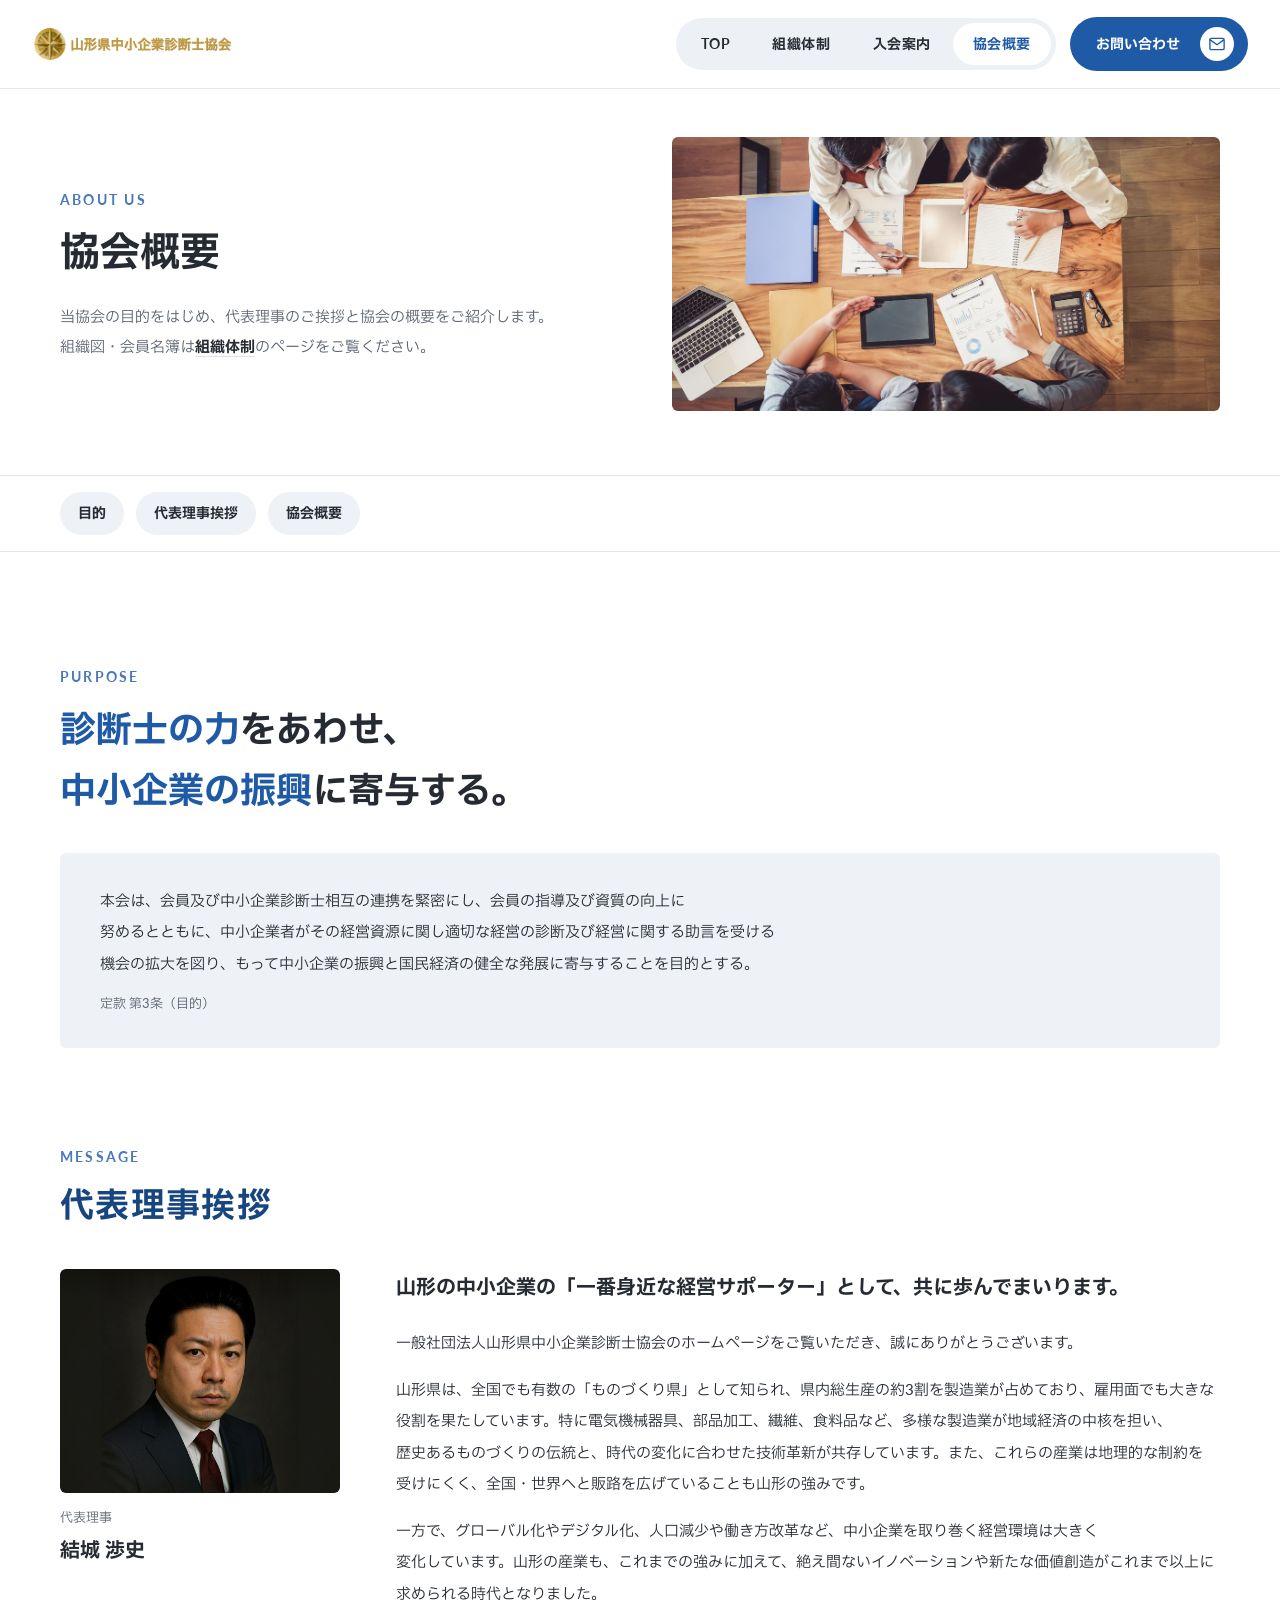
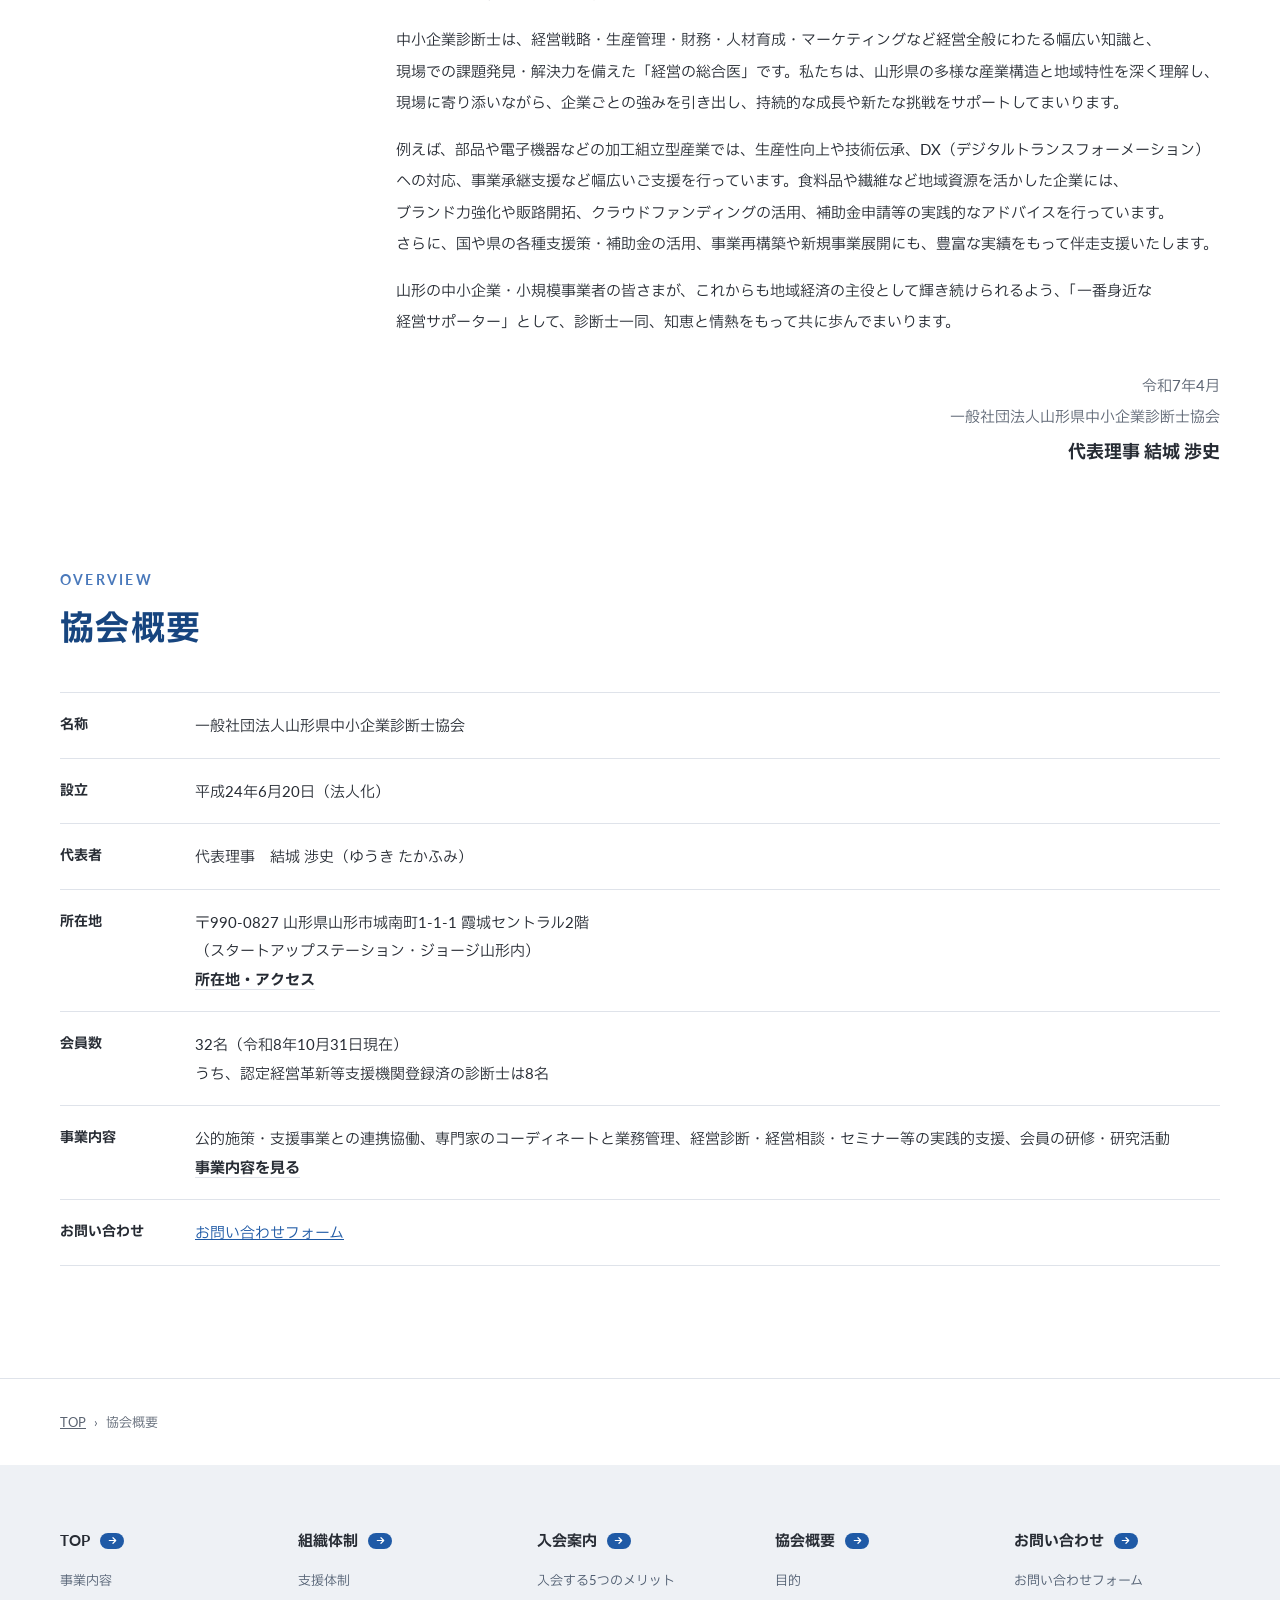
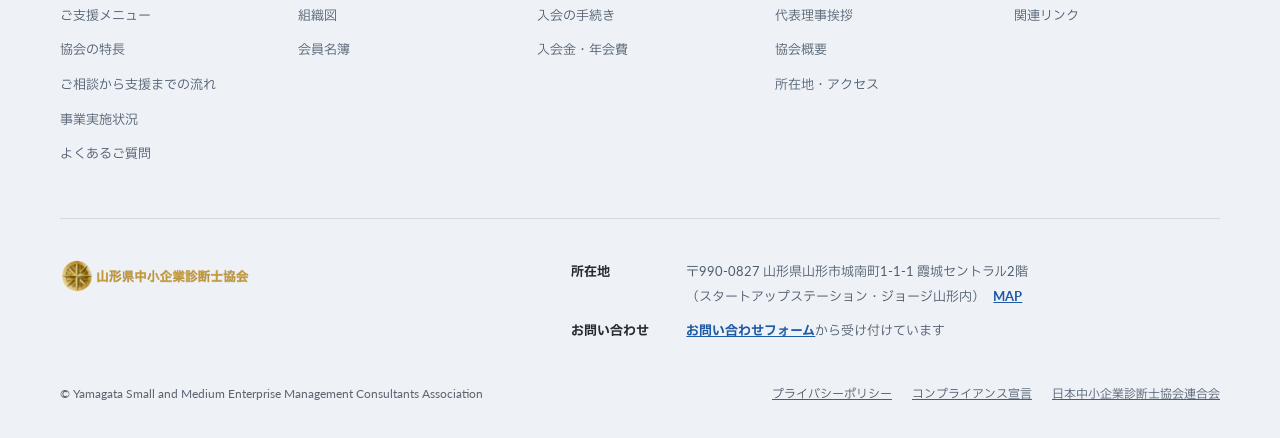
<file: about.html>
<!DOCTYPE html>
<html lang="ja">
<head>
<meta charset="UTF-8">
<meta name="viewport" content="width=device-width, initial-scale=1">
<title>協会概要｜一般社団法人山形県中小企業診断士協会</title>
<meta name="description" content="一般社団法人山形県中小企業診断士協会の目的、代表理事挨拶、協会概要。">
<meta name="robots" content="noindex">
<link rel="preconnect" href="https://fonts.googleapis.com">
<link rel="preconnect" href="https://fonts.gstatic.com" crossorigin>
<link href="https://fonts.googleapis.com/css2?family=IBM+Plex+Sans+JP:wght@400;500;700&family=Lato:wght@400;700&display=swap" rel="stylesheet">
<link rel="stylesheet" href="assets/style.css?v=d879d369">
</head>
<body class="page-about">
<svg xmlns="http://www.w3.org/2000/svg" style="display:none"><symbol id="i-chart" viewBox="0 0 24 24"><path d="M4 20h16"/><path d="M7 16v-4M12 16V8M17 16V5"/></symbol><symbol id="i-repeat" viewBox="0 0 24 24"><path d="M17 2l4 4-4 4"/><path d="M3 12v-2a4 4 0 0 1 4-4h14"/><path d="M7 22l-4-4 4-4"/><path d="M21 12v2a4 4 0 0 1-4 4H3"/></symbol><symbol id="i-yen" viewBox="0 0 24 24"><circle cx="12" cy="12" r="9.5"/><path d="M8 6.5l4 5 4-5M12 11.5V18M8.5 12.5h7M8.5 15.5h7"/></symbol><symbol id="i-monitor" viewBox="0 0 24 24"><rect x="2.5" y="3.5" width="19" height="13" rx="2"/><path d="M8 20.5h8M12 16.5v4"/></symbol><symbol id="i-seminar" viewBox="0 0 24 24"><rect x="3" y="3" width="18" height="12" rx="1.5"/><path d="M12 15v3.5M8 21l4-2.5 4 2.5M7 11l3-3 2.5 2.5L17 6"/></symbol><symbol id="i-doc" viewBox="0 0 24 24"><path d="M14 2.5H6.5a2 2 0 0 0-2 2v15a2 2 0 0 0 2 2h11a2 2 0 0 0 2-2V8z"/><path d="M14 2.5V8h5.5M8.5 13h7M8.5 17h7"/></symbol><symbol id="i-mail" viewBox="0 0 24 24"><rect x="2.5" y="4.5" width="19" height="15" rx="2"/><path d="M3 6.5l9 6.5 9-6.5"/></symbol><symbol id="i-pin" viewBox="0 0 24 24"><path d="M20 10c0 6.5-8 12-8 12s-8-5.5-8-12a8 8 0 0 1 16 0z"/><circle cx="12" cy="10" r="2.8"/></symbol><symbol id="i-link" viewBox="0 0 24 24"><path d="M10 14a4.5 4.5 0 0 0 6.4 0l3.2-3.2a4.5 4.5 0 0 0-6.4-6.4l-1.1 1.1"/><path d="M14 10a4.5 4.5 0 0 0-6.4 0l-3.2 3.2a4.5 4.5 0 0 0 6.4 6.4l1.1-1.1"/></symbol><symbol id="i-shield" viewBox="0 0 24 24"><path d="M12 2.5l8 3v6c0 5-3.5 8.5-8 10-4.5-1.5-8-5-8-10v-6z"/><path d="M8.5 12l2.5 2.5 4.5-5"/></symbol><symbol id="i-talk" viewBox="0 0 24 24"><path d="M20.5 11.5a8 8 0 0 1-11.6 7.1L3.5 20.5l1.9-5.1A8 8 0 1 1 20.5 11.5z"/></symbol><symbol id="i-users" viewBox="0 0 24 24"><circle cx="9" cy="8" r="3.5"/><path d="M2.5 20.5v-1a5 5 0 0 1 5-5h3a5 5 0 0 1 5 5v1"/><path d="M16 4.6a3.5 3.5 0 0 1 0 6.8M21.5 20.5v-1a5 5 0 0 0-3.5-4.8"/></symbol><symbol id="i-userplus" viewBox="0 0 24 24"><circle cx="9" cy="8" r="3.5"/><path d="M2.5 20.5v-1a5 5 0 0 1 5-5h3a5 5 0 0 1 5 5v1M19 8v6M16 11h6"/></symbol><symbol id="i-building" viewBox="0 0 24 24"><path d="M3 21h18M5 21V8l7-5 7 5v13M9.5 21v-5h5v5M9 11h.01M15 11h.01"/></symbol><symbol id="i-book" viewBox="0 0 24 24"><path d="M2.5 4h6a3.5 3.5 0 0 1 3.5 3.5V21a3 3 0 0 0-3-3H2.5zM21.5 4h-6A3.5 3.5 0 0 0 12 7.5V21a3 3 0 0 1 3-3h6.5z"/></symbol><symbol id="i-search" viewBox="0 0 24 24"><circle cx="11" cy="11" r="7"/><path d="M20.5 20.5l-4.5-4.5"/></symbol><symbol id="i-clipboard" viewBox="0 0 24 24"><path d="M16 4.5h2a2 2 0 0 1 2 2v13a2 2 0 0 1-2 2H6a2 2 0 0 1-2-2v-13a2 2 0 0 1 2-2h2"/><rect x="8" y="2.5" width="8" height="4" rx="1"/><path d="M8.5 12h7M8.5 16h5"/></symbol><symbol id="i-award" viewBox="0 0 24 24"><circle cx="12" cy="9" r="6"/><path d="M8.5 14L7 22l5-3 5 3-1.5-8"/></symbol><symbol id="i-arrow" viewBox="0 0 24 24"><path d="M5 12h14M13 6l6 6-6 6"/></symbol><symbol id="i-chev" viewBox="0 0 24 24"><path d="M9 6l6 6-6 6"/></symbol><symbol id="i-down" viewBox="0 0 24 24"><path d="M6 9l6 6 6-6"/></symbol><symbol id="i-alert" viewBox="0 0 24 24"><circle cx="12" cy="12" r="9.5"/><path d="M12 7.5v5.5M12 16.5h.01"/></symbol><symbol id="i-megaphone" viewBox="0 0 24 24"><path d="M3 10.5v3l15 5.5V5z"/><path d="M7.5 14.6l1 4.4a1.5 1.5 0 0 0 1.5 1.2h1.3a1 1 0 0 0 1-1.2l-.8-3"/><path d="M21 9.5v5"/></symbol><symbol id="i-out" viewBox="0 0 24 24"><path d="M18 13.5v5a2 2 0 0 1-2 2H5.5a2 2 0 0 1-2-2V8a2 2 0 0 1 2-2h5"/><path d="M15 3.5h5.5V9M10.5 13.5l10-10"/></symbol><symbol id="i-close" viewBox="0 0 24 24"><path d="M6 6l12 12M18 6L6 18"/></symbol><symbol id="i-download" viewBox="0 0 24 24"><path d="M12 3.5v12M7 10.5l5 5 5-5M4 20.5h16"/></symbol></svg>
<header class="site-header">
  <div class="site-header__inner">
    <a class="site-logo" href="index.html"><img class="site-logo__color" src="assets/img/logo.png" alt="一般社団法人山形県中小企業診断士協会" width="630" height="102"></a>
    <nav class="gnav" aria-label="メインメニュー">
      <ul class="gnav__list">
        <li><a href="index.html">TOP</a></li>
        <li><a href="organization.html">組織体制</a></li>
        <li><a href="signup.html">入会案内</a></li>
        <li><a href="about.html" aria-current="page">協会概要</a></li>
      </ul>
    </nav>
    <a class="head-contact" href="contact.html"><span>お問い合わせ</span><span class="head-contact__mail"><svg class="icon" aria-hidden="true"><use href="#i-mail"/></svg></span></a>
    <button class="menu-toggle" type="button" aria-expanded="false" aria-controls="drawer" aria-label="メニューを開く"><span></span><span></span><span></span></button>
  </div>
  <div class="drawer" id="drawer">
    <ul>
      <li><a href="index.html">TOP</a></li>
      <li><a href="organization.html">組織体制</a></li>
      <li><a href="signup.html">入会案内</a></li>
      <li><a href="about.html">協会概要</a></li>
      <li><a href="access.html">所在地・アクセス</a></li>
      <li><a href="links.html">関連リンク</a></li>
    </ul>
    <a class="head-contact" href="contact.html"><span>お問い合わせ</span><span class="head-contact__mail"><svg class="icon" aria-hidden="true"><use href="#i-mail"/></svg></span></a>
  </div>
</header>
<main>
<section class="page-head">
  <div class="wrap page-head__inner">
    <div>
      <span class="eyebrow" lang="en">About Us</span>
      <h1>協会概要</h1>
      <p>当協会の目的をはじめ、<wbr>代表理事のご挨拶と<wbr>協会の概要をご紹介します。<wbr>組織図・会員名簿は<a class="text-link" href="organization.html">組織体制</a>のページをご覧ください。</p>
    </div>
    <img src="assets/img/team.jpg" alt="" width="1200" height="675">
  </div>
</section>

<nav class="anchor-nav" aria-label="ページ内リンク">
  <div class="wrap">
    <ul>
      <li><a href="#purpose">目的</a></li>
      <li><a href="#message">代表理事挨拶</a></li>
      <li><a href="#overview">協会概要</a></li>
    </ul>
  </div>
</nav>

<div class="section">
  <div class="wrap">
    <div class="side-body">
      <section class="side-sec" id="purpose" aria-labelledby="h-purpose">
        <span class="eyebrow" lang="en">Purpose</span>
        <h2 class="purpose-head" id="h-purpose"><span class="ac">診断士の力</span>をあわせ、<br><span class="ac">中小企業の振興</span>に寄与する。</h2>
        <figure class="purpose-body">
          <blockquote><p>本会は、会員及び中小企業診断士相互の連携を緊密にし、会員の指導及び資質の向上に努めるとともに、中小企業者がその経営資源に関し適切な経営の診断及び経営に関する助言を受ける機会の拡大を図り、もって中小企業の振興と国民経済の健全な発展に寄与することを目的とする。</p></blockquote>
          <figcaption class="purpose-src">定款 第3条（目的）</figcaption>
        </figure>
      </section>

      <section class="side-sec" id="message" aria-labelledby="h-message">
        <div class="sec-head">
          <span class="eyebrow" lang="en">Message</span>
          <h2 class="sec-title" id="h-message">代表理事挨拶</h2>
        </div>
        <div class="chair">
          <div class="chair__photo">
            <img src="assets/img/chairman.jpg" alt="代表理事 結城渉史" width="1000" height="800" loading="lazy">
            <p>代表理事<strong>結城 渉史</strong></p>
          </div>
          <div class="chair__body">
            <h3>山形の中小企業の「一番身近な経営サポーター」として、共に歩んでまいります。</h3>
            <p>一般社団法人山形県中小企業診断士協会のホームページをご覧いただき、誠にありがとうございます。</p>
            <p>山形県は、全国でも有数の「ものづくり県」として知られ、県内総生産の約3割を製造業が占めており、雇用面でも大きな役割を果たしています。特に電気機械器具、部品加工、繊維、食料品など、多様な製造業が地域経済の中核を担い、歴史あるものづくりの伝統と、時代の変化に合わせた技術革新が共存しています。また、これらの産業は地理的な制約を受けにくく、全国・世界へと販路を広げていることも山形の強みです。</p>
            <p>一方で、グローバル化やデジタル化、人口減少や働き方改革など、中小企業を取り巻く経営環境は大きく変化しています。山形の産業も、これまでの強みに加えて、絶え間ないイノベーションや新たな価値創造がこれまで以上に求められる時代となりました。</p>
            <p>中小企業診断士は、経営戦略・生産管理・財務・人材育成・マーケティングなど経営全般にわたる幅広い知識と、現場での課題発見・解決力を備えた「経営の総合医」です。私たちは、山形県の多様な産業構造と地域特性を深く理解し、現場に寄り添いながら、企業ごとの強みを引き出し、持続的な成長や新たな挑戦をサポートしてまいります。</p>
            <p>例えば、部品や電子機器などの加工組立型産業では、生産性向上や技術伝承、DX（デジタルトランスフォーメーション）への対応、事業承継支援など幅広いご支援を行っています。食料品や繊維など地域資源を活かした企業には、ブランド力強化や販路開拓、クラウドファンディングの活用、補助金申請等の実践的なアドバイスを行っています。さらに、国や県の各種支援策・補助金の活用、事業再構築や新規事業展開にも、豊富な実績をもって伴走支援いたします。</p>
            <p>山形の中小企業・小規模事業者の皆さまが、これからも地域経済の主役として輝き続けられるよう、「一番身近な経営サポーター」として、診断士一同、知恵と情熱をもって共に歩んでまいります。</p>
            <p class="chair__sign">令和7年4月<br>一般社団法人山形県中小企業診断士協会<strong>代表理事 結城 渉史</strong></p>
          </div>
        </div>
      </section>

      <section class="side-sec" id="overview" aria-labelledby="h-overview">
        <div class="sec-head">
          <span class="eyebrow" lang="en">Overview</span>
          <h2 class="sec-title" id="h-overview">協会概要</h2>
        </div>
        <dl class="spec spec--lined">
          <dt>名称</dt><dd>一般社団法人山形県中小企業診断士協会</dd>
          <dt>設立</dt><dd>平成24年6月20日（法人化）</dd>
          <dt>代表者</dt><dd>代表理事　結城 渉史（ゆうき たかふみ）</dd>
          <dt>所在地</dt><dd>〒990-0827 山形県山形市城南町1-1-1 霞城セントラル2階<br>（スタートアップステーション・ジョージ山形内）<br><a class="text-link" href="access.html">所在地・アクセス</a></dd>
          <dt>会員数</dt><dd>32名（令和8年10月31日現在）<br>うち、認定経営革新等支援機関登録済の診断士は8名</dd>
          <dt>事業内容</dt><dd>公的施策・支援事業との連携協働、専門家のコーディネートと業務管理、経営診断・経営相談・セミナー等の実践的支援、会員の研修・研究活動<br><a class="text-link" href="index.html#business">事業内容を見る</a></dd>
          <dt>お問い合わせ</dt><dd><a href="contact.html">お問い合わせフォーム</a></dd>
        </dl>
      </section>
    </div>
  </div>
</div>
</main>
<nav class="crumb" aria-label="パンくずリスト"><ol class="wrap"><li><a href="index.html">TOP</a></li><li aria-current="page">協会概要</li></ol></nav>
<footer class="site-footer">
  <div class="wrap">
    <div class="footer-nav">
      <div>
        <h2><a href="index.html">TOP<span class="arrow"><svg class="icon" aria-hidden="true"><use href="#i-arrow"/></svg></span></a></h2>
        <ul>
          <li><a href="index.html#business">事業内容</a></li>
          <li><a href="index.html#service">ご支援メニュー</a></li>
          <li><a href="index.html#features">協会の特長</a></li>
          <li><a href="index.html#flow">ご相談から支援までの流れ</a></li>
          <li><a href="index.html#record">事業実施状況</a></li>
          <li><a href="index.html#faq">よくあるご質問</a></li>
        </ul>
      </div>
      <div>
        <h2><a href="organization.html">組織体制<span class="arrow"><svg class="icon" aria-hidden="true"><use href="#i-arrow"/></svg></span></a></h2>
        <ul>
          <li><a href="organization.html#system">支援体制</a></li>
          <li><a href="organization.html#chart">組織図</a></li>
          <li><a href="organization.html#members">会員名簿</a></li>
        </ul>
      </div>
      <div>
        <h2><a href="signup.html">入会案内<span class="arrow"><svg class="icon" aria-hidden="true"><use href="#i-arrow"/></svg></span></a></h2>
        <ul>
          <li><a href="signup.html#merit">入会する5つのメリット</a></li>
          <li><a href="signup.html#procedure">入会の手続き</a></li>
          <li><a href="signup.html#fee">入会金・年会費</a></li>
        </ul>
      </div>
      <div>
        <h2><a href="about.html">協会概要<span class="arrow"><svg class="icon" aria-hidden="true"><use href="#i-arrow"/></svg></span></a></h2>
        <ul>
          <li><a href="about.html#purpose">目的</a></li>
          <li><a href="about.html#message">代表理事挨拶</a></li>
          <li><a href="about.html#overview">協会概要</a></li>
          <li><a href="access.html">所在地・アクセス</a></li>
        </ul>
      </div>
      <div>
        <h2><a href="contact.html">お問い合わせ<span class="arrow"><svg class="icon" aria-hidden="true"><use href="#i-arrow"/></svg></span></a></h2>
        <ul>
          <li><a href="contact.html">お問い合わせフォーム</a></li>
          <li><a href="links.html">関連リンク</a></li>
        </ul>
      </div>
    </div>
    <div class="footer-info">
      <a class="footer-logo" href="index.html"><img src="assets/img/logo.png" alt="一般社団法人山形県中小企業診断士協会" width="630" height="102"></a>
      <dl>
        <dt>所在地</dt>
        <dd>〒990-0827 山形県山形市城南町1-1-1 霞城セントラル2階（スタートアップステーション・ジョージ山形内）<a class="map-inline" href="access.html">MAP</a></dd>
        <dt>お問い合わせ</dt>
        <dd><a href="contact.html">お問い合わせフォーム</a>から受け付けています</dd>
      </dl>
    </div>
    <div class="footer-bottom">
      <p class="copyright">© Yamagata Small and Medium Enterprise Management Consultants Association</p>
      <ul>
        <li><a href="privacy-policy.html">プライバシーポリシー</a></li>
        <li><a href="compliance.html">コンプライアンス宣言</a></li>
        <li><a href="https://www.jf-cmca.jp/" target="_blank" rel="noopener">日本中小企業診断士協会連合会</a></li>
      </ul>
    </div>
  </div>
</footer>
<a class="float-cta" href="contact.html">ご相談はこちら<span class="arrow"><svg class="icon" aria-hidden="true"><use href="#i-arrow"/></svg></span></a>
<script>
  const h = document.querySelector('.site-header');
  const t = document.querySelector('.menu-toggle');
  const d = document.getElementById('drawer');
  const f = document.querySelector('.float-cta');
  const foot = document.querySelector('.site-footer');
  const solid = () => {
    let nearFoot = false;
    if (foot) {
      const r = foot.getBoundingClientRect();
      nearFoot = r.top < window.innerHeight - 24;
    }
    const show = window.scrollY > 600 && !d.classList.contains('is-open') && !nearFoot;
    f.classList.toggle('is-shown', show);
    f.classList.toggle('is-footer-hidden', nearFoot);
  };
  t.addEventListener('click', () => {
    const open = d.classList.toggle('is-open');
    t.setAttribute('aria-expanded', open);
    t.setAttribute('aria-label', open ? 'メニューを閉じる' : 'メニューを開く');
    solid();
  });
  window.addEventListener('scroll', solid, { passive: true });
  window.addEventListener('resize', solid);
  solid();

  const svc = document.querySelector('.page-index .top-service');
  if (svc) {
    const panel = svc.querySelector('.top-service__panel');
    const track = svc.querySelector('.svc-cards');
    const sp = matchMedia('(max-width: 600px)');
    const still = matchMedia('(prefers-reduced-motion: reduce)');
    let dist = 0;
    const move = () => {
      if (!svc.classList.contains('is-hscroll')) return;
      const passed = parseFloat(panel.style.top) - svc.getBoundingClientRect().top;
      track.style.transform = `translateX(${-Math.min(Math.max(passed, 0), dist)}px)`;
    };
    const layout = () => {
      const on = sp.matches && !still.matches;
      svc.classList.toggle('is-hscroll', on);
      svc.style.height = panel.style.top = track.style.transform = '';
      if (!on) return;
      const last = track.lastElementChild;
      dist = Math.max(0, last.offsetLeft + last.offsetWidth + parseFloat(getComputedStyle(track).paddingRight) - track.clientWidth);
      panel.style.top = Math.min(h.offsetHeight + 8, innerHeight - panel.offsetHeight - 8) + 'px';
      svc.style.height = panel.offsetHeight + dist + 'px';
      move();
    };
    window.addEventListener('scroll', move, { passive: true });
    window.addEventListener('resize', layout);
    window.addEventListener('load', layout);
    sp.addEventListener('change', layout);
    layout();
  }
</script>
</body>
</html>
</file>
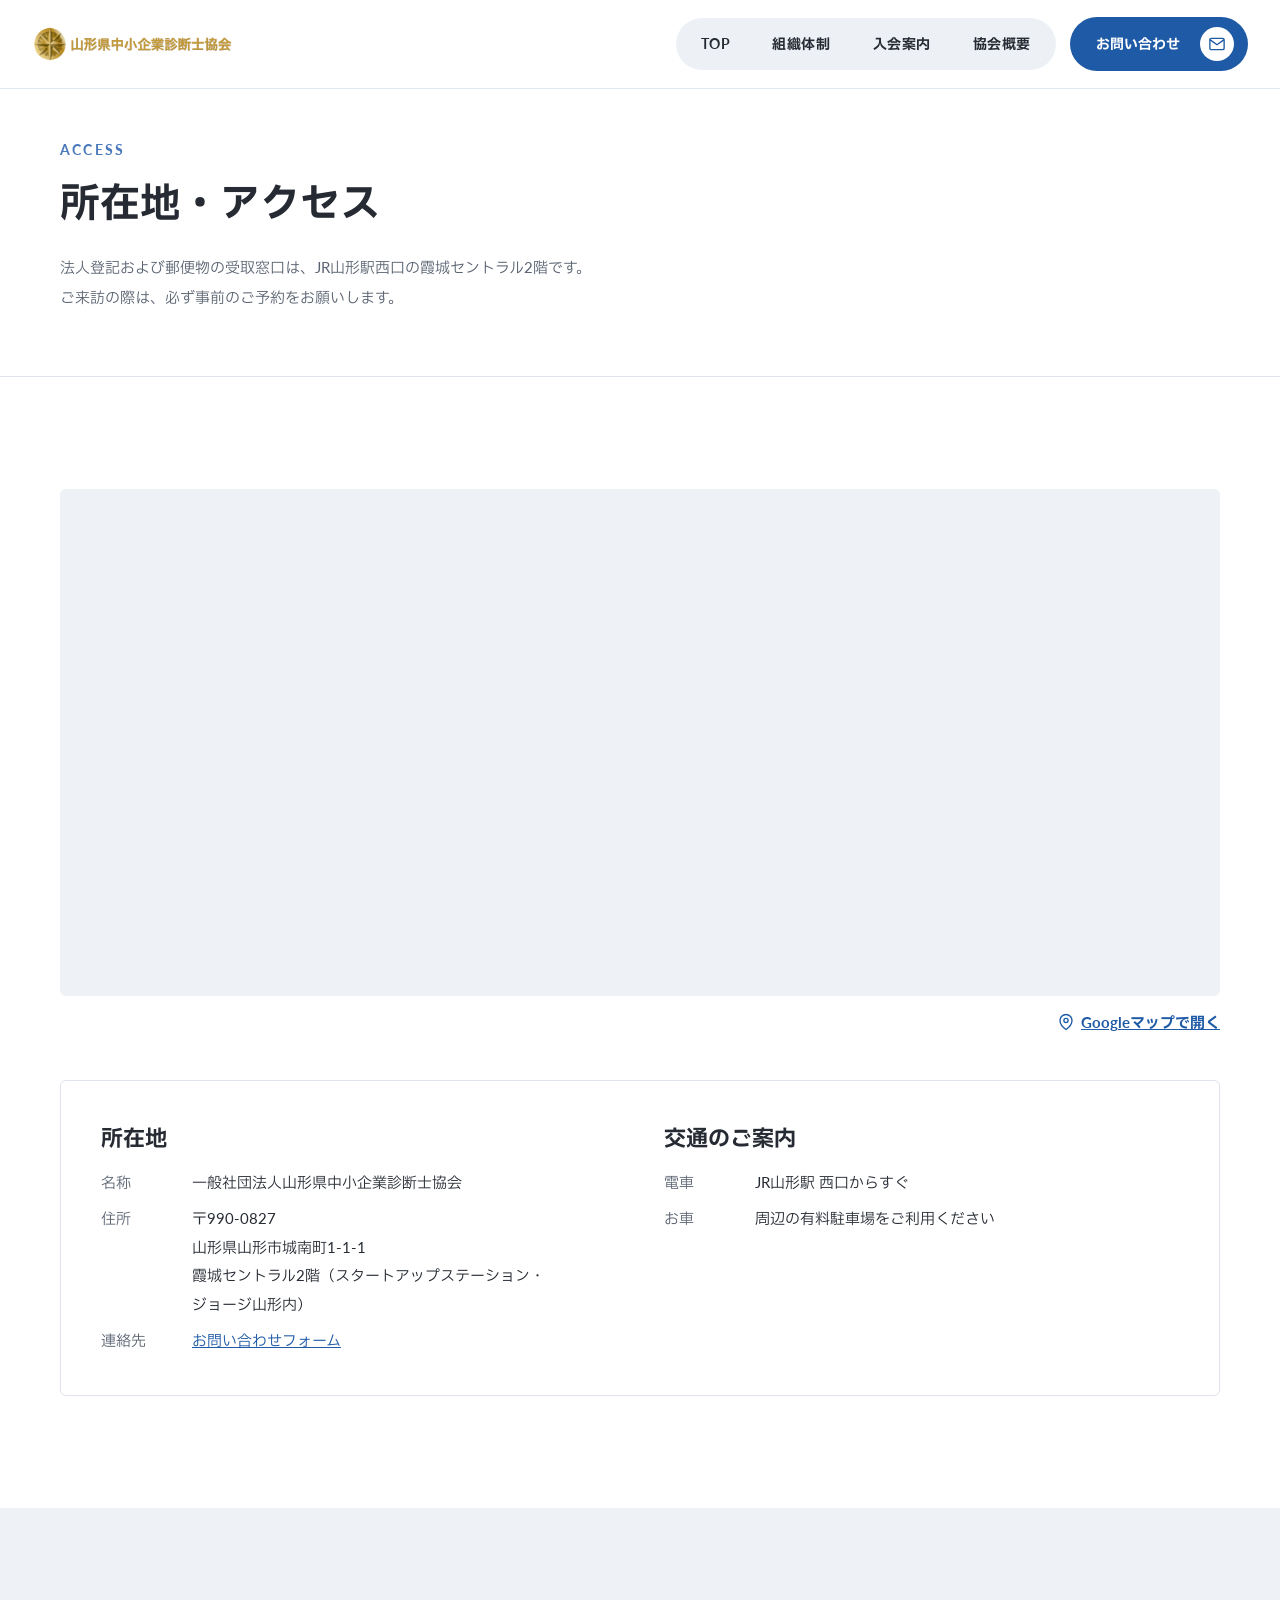
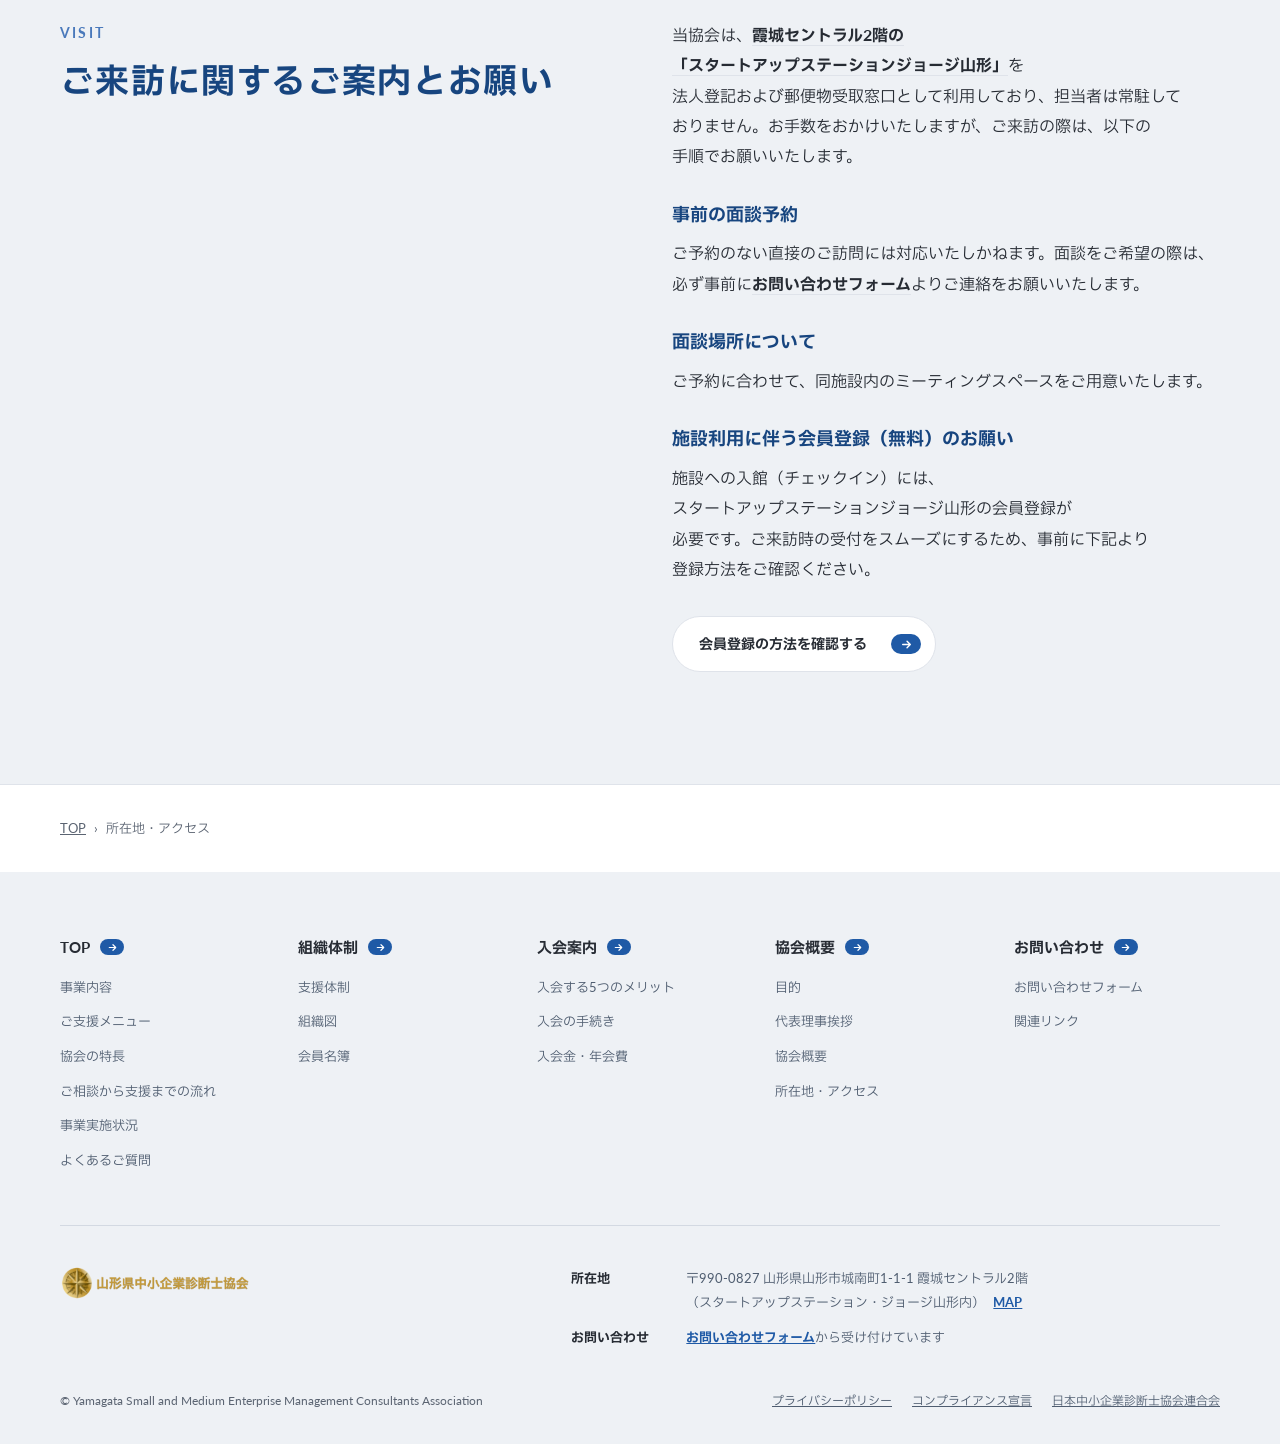
<file: access.html>
<!DOCTYPE html>
<html lang="ja">
<head>
<meta charset="UTF-8">
<meta name="viewport" content="width=device-width, initial-scale=1">
<title>所在地・アクセス｜一般社団法人山形県中小企業診断士協会</title>
<meta name="description" content="一般社団法人山形県中小企業診断士協会の所在地とアクセス。JR山形駅西口 霞城セントラル2階。">
<meta name="robots" content="noindex">
<link rel="preconnect" href="https://fonts.googleapis.com">
<link rel="preconnect" href="https://fonts.gstatic.com" crossorigin>
<link href="https://fonts.googleapis.com/css2?family=IBM+Plex+Sans+JP:wght@400;500;700&family=Lato:wght@400;700&display=swap" rel="stylesheet">
<link rel="stylesheet" href="assets/style.css?v=d879d369">
</head>
<body class="page-access">
<svg xmlns="http://www.w3.org/2000/svg" style="display:none"><symbol id="i-chart" viewBox="0 0 24 24"><path d="M4 20h16"/><path d="M7 16v-4M12 16V8M17 16V5"/></symbol><symbol id="i-repeat" viewBox="0 0 24 24"><path d="M17 2l4 4-4 4"/><path d="M3 12v-2a4 4 0 0 1 4-4h14"/><path d="M7 22l-4-4 4-4"/><path d="M21 12v2a4 4 0 0 1-4 4H3"/></symbol><symbol id="i-yen" viewBox="0 0 24 24"><circle cx="12" cy="12" r="9.5"/><path d="M8 6.5l4 5 4-5M12 11.5V18M8.5 12.5h7M8.5 15.5h7"/></symbol><symbol id="i-monitor" viewBox="0 0 24 24"><rect x="2.5" y="3.5" width="19" height="13" rx="2"/><path d="M8 20.5h8M12 16.5v4"/></symbol><symbol id="i-seminar" viewBox="0 0 24 24"><rect x="3" y="3" width="18" height="12" rx="1.5"/><path d="M12 15v3.5M8 21l4-2.5 4 2.5M7 11l3-3 2.5 2.5L17 6"/></symbol><symbol id="i-doc" viewBox="0 0 24 24"><path d="M14 2.5H6.5a2 2 0 0 0-2 2v15a2 2 0 0 0 2 2h11a2 2 0 0 0 2-2V8z"/><path d="M14 2.5V8h5.5M8.5 13h7M8.5 17h7"/></symbol><symbol id="i-mail" viewBox="0 0 24 24"><rect x="2.5" y="4.5" width="19" height="15" rx="2"/><path d="M3 6.5l9 6.5 9-6.5"/></symbol><symbol id="i-pin" viewBox="0 0 24 24"><path d="M20 10c0 6.5-8 12-8 12s-8-5.5-8-12a8 8 0 0 1 16 0z"/><circle cx="12" cy="10" r="2.8"/></symbol><symbol id="i-link" viewBox="0 0 24 24"><path d="M10 14a4.5 4.5 0 0 0 6.4 0l3.2-3.2a4.5 4.5 0 0 0-6.4-6.4l-1.1 1.1"/><path d="M14 10a4.5 4.5 0 0 0-6.4 0l-3.2 3.2a4.5 4.5 0 0 0 6.4 6.4l1.1-1.1"/></symbol><symbol id="i-shield" viewBox="0 0 24 24"><path d="M12 2.5l8 3v6c0 5-3.5 8.5-8 10-4.5-1.5-8-5-8-10v-6z"/><path d="M8.5 12l2.5 2.5 4.5-5"/></symbol><symbol id="i-talk" viewBox="0 0 24 24"><path d="M20.5 11.5a8 8 0 0 1-11.6 7.1L3.5 20.5l1.9-5.1A8 8 0 1 1 20.5 11.5z"/></symbol><symbol id="i-users" viewBox="0 0 24 24"><circle cx="9" cy="8" r="3.5"/><path d="M2.5 20.5v-1a5 5 0 0 1 5-5h3a5 5 0 0 1 5 5v1"/><path d="M16 4.6a3.5 3.5 0 0 1 0 6.8M21.5 20.5v-1a5 5 0 0 0-3.5-4.8"/></symbol><symbol id="i-userplus" viewBox="0 0 24 24"><circle cx="9" cy="8" r="3.5"/><path d="M2.5 20.5v-1a5 5 0 0 1 5-5h3a5 5 0 0 1 5 5v1M19 8v6M16 11h6"/></symbol><symbol id="i-building" viewBox="0 0 24 24"><path d="M3 21h18M5 21V8l7-5 7 5v13M9.5 21v-5h5v5M9 11h.01M15 11h.01"/></symbol><symbol id="i-book" viewBox="0 0 24 24"><path d="M2.5 4h6a3.5 3.5 0 0 1 3.5 3.5V21a3 3 0 0 0-3-3H2.5zM21.5 4h-6A3.5 3.5 0 0 0 12 7.5V21a3 3 0 0 1 3-3h6.5z"/></symbol><symbol id="i-search" viewBox="0 0 24 24"><circle cx="11" cy="11" r="7"/><path d="M20.5 20.5l-4.5-4.5"/></symbol><symbol id="i-clipboard" viewBox="0 0 24 24"><path d="M16 4.5h2a2 2 0 0 1 2 2v13a2 2 0 0 1-2 2H6a2 2 0 0 1-2-2v-13a2 2 0 0 1 2-2h2"/><rect x="8" y="2.5" width="8" height="4" rx="1"/><path d="M8.5 12h7M8.5 16h5"/></symbol><symbol id="i-award" viewBox="0 0 24 24"><circle cx="12" cy="9" r="6"/><path d="M8.5 14L7 22l5-3 5 3-1.5-8"/></symbol><symbol id="i-arrow" viewBox="0 0 24 24"><path d="M5 12h14M13 6l6 6-6 6"/></symbol><symbol id="i-chev" viewBox="0 0 24 24"><path d="M9 6l6 6-6 6"/></symbol><symbol id="i-down" viewBox="0 0 24 24"><path d="M6 9l6 6 6-6"/></symbol><symbol id="i-alert" viewBox="0 0 24 24"><circle cx="12" cy="12" r="9.5"/><path d="M12 7.5v5.5M12 16.5h.01"/></symbol><symbol id="i-megaphone" viewBox="0 0 24 24"><path d="M3 10.5v3l15 5.5V5z"/><path d="M7.5 14.6l1 4.4a1.5 1.5 0 0 0 1.5 1.2h1.3a1 1 0 0 0 1-1.2l-.8-3"/><path d="M21 9.5v5"/></symbol><symbol id="i-out" viewBox="0 0 24 24"><path d="M18 13.5v5a2 2 0 0 1-2 2H5.5a2 2 0 0 1-2-2V8a2 2 0 0 1 2-2h5"/><path d="M15 3.5h5.5V9M10.5 13.5l10-10"/></symbol><symbol id="i-close" viewBox="0 0 24 24"><path d="M6 6l12 12M18 6L6 18"/></symbol><symbol id="i-download" viewBox="0 0 24 24"><path d="M12 3.5v12M7 10.5l5 5 5-5M4 20.5h16"/></symbol></svg>
<header class="site-header">
  <div class="site-header__inner">
    <a class="site-logo" href="index.html"><img class="site-logo__color" src="assets/img/logo.png" alt="一般社団法人山形県中小企業診断士協会" width="630" height="102"></a>
    <nav class="gnav" aria-label="メインメニュー">
      <ul class="gnav__list">
        <li><a href="index.html">TOP</a></li>
        <li><a href="organization.html">組織体制</a></li>
        <li><a href="signup.html">入会案内</a></li>
        <li><a href="about.html">協会概要</a></li>
      </ul>
    </nav>
    <a class="head-contact" href="contact.html"><span>お問い合わせ</span><span class="head-contact__mail"><svg class="icon" aria-hidden="true"><use href="#i-mail"/></svg></span></a>
    <button class="menu-toggle" type="button" aria-expanded="false" aria-controls="drawer" aria-label="メニューを開く"><span></span><span></span><span></span></button>
  </div>
  <div class="drawer" id="drawer">
    <ul>
      <li><a href="index.html">TOP</a></li>
      <li><a href="organization.html">組織体制</a></li>
      <li><a href="signup.html">入会案内</a></li>
      <li><a href="about.html">協会概要</a></li>
      <li><a href="access.html">所在地・アクセス</a></li>
      <li><a href="links.html">関連リンク</a></li>
    </ul>
    <a class="head-contact" href="contact.html"><span>お問い合わせ</span><span class="head-contact__mail"><svg class="icon" aria-hidden="true"><use href="#i-mail"/></svg></span></a>
  </div>
</header>
<main>
<section class="page-head">
  <div class="wrap">
    <span class="eyebrow" lang="en">Access</span>
    <h1>所在地・アクセス</h1>
    <p>法人登記および郵便物の受取窓口は、JR山形駅西口の<span class="nowrap">霞城セントラル2階</span>です。<br>ご来訪の際は、必ず事前のご予約をお願いします。</p>
  </div>
</section>

<section class="section">
  <div class="wrap">
    <div class="map">
      <iframe src="https://www.google.com/maps?q=%E5%B1%B1%E5%BD%A2%E7%9C%8C%E5%B1%B1%E5%BD%A2%E5%B8%82%E5%9F%8E%E5%8D%97%E7%94%BA1-1-1+%E9%9C%9E%E5%9F%8E%E3%82%BB%E3%83%B3%E3%83%88%E3%83%A9%E3%83%AB&amp;z=17&amp;output=embed" title="一般社団法人山形県中小企業診断士協会の所在地（Googleマップ）" loading="lazy" referrerpolicy="no-referrer-when-downgrade" allowfullscreen></iframe>
    </div>
    <p class="map-link"><a href="https://www.google.com/maps/search/?api=1&amp;query=%E5%B1%B1%E5%BD%A2%E7%9C%8C%E5%B1%B1%E5%BD%A2%E5%B8%82%E5%9F%8E%E5%8D%97%E7%94%BA1-1-1+%E9%9C%9E%E5%9F%8E%E3%82%BB%E3%83%B3%E3%83%88%E3%83%A9%E3%83%AB" target="_blank" rel="noopener"><svg class="icon" aria-hidden="true"><use href="#i-pin"/></svg>Googleマップで開く</a></p>

    <div class="info-block access-info">
      <div>
        <h2>所在地</h2>
        <dl>
          <dt>名称</dt><dd>一般社団法人山形県中小企業診断士協会</dd>
          <dt>住所</dt><dd>〒990-0827<br>山形県山形市城南町1-1-1<br>霞城セントラル2階（スタートアップステーション・ジョージ山形内）</dd>
          <dt>連絡先</dt><dd><a href="contact.html">お問い合わせフォーム</a></dd>
        </dl>
      </div>
      <div>
        <h2>交通のご案内</h2>
        <dl>
          <dt>電車</dt><dd>JR山形駅 西口からすぐ</dd>
          <dt>お車</dt><dd>周辺の有料駐車場をご利用ください</dd>
        </dl>
      </div>
    </div>
  </div>
</section>

<section class="section section--gray" aria-labelledby="h-visit">
  <div class="wrap split">
    <div>
      <span class="eyebrow" lang="en">Visit</span>
      <h2 class="sec-title" id="h-visit">ご来訪に関するご案内とお願い</h2>
    </div>
    <div>
      <p>当協会は、<a class="text-link" href="https://www.george-yamagata.jp/" target="_blank" rel="noopener">霞城セントラル2階の「スタートアップステーションジョージ山形」</a>を法人登記および郵便物受取窓口として利用しており、担当者は常駐しておりません。お手数をおかけいたしますが、ご来訪の際は、以下の手順でお願いいたします。</p>
      <h3>事前の面談予約</h3>
      <p>ご予約のない直接のご訪問には対応いたしかねます。面談をご希望の際は、必ず事前に<a class="text-link" href="contact.html">お問い合わせフォーム</a>よりご連絡をお願いいたします。</p>
      <h3>面談場所について</h3>
      <p>ご予約に合わせて、同施設内のミーティングスペースをご用意いたします。</p>
      <h3>施設利用に伴う会員登録（無料）のお願い</h3>
      <p>施設への入館（チェックイン）には、スタートアップステーションジョージ山形の会員登録が必要です。ご来訪時の受付をスムーズにするため、事前に下記より登録方法をご確認ください。</p>
      <div class="pill-row">
        <a class="pill" href="https://www.george-yamagata.jp/how-to-use" target="_blank" rel="noopener">会員登録の方法を確認する<span class="arrow"><svg class="icon" aria-hidden="true"><use href="#i-arrow"/></svg></span></a>
      </div>
    </div>
  </div>
</section>
</main>
<nav class="crumb" aria-label="パンくずリスト"><ol class="wrap"><li><a href="index.html">TOP</a></li><li aria-current="page">所在地・アクセス</li></ol></nav>
<footer class="site-footer">
  <div class="wrap">
    <div class="footer-nav">
      <div>
        <h2><a href="index.html">TOP<span class="arrow"><svg class="icon" aria-hidden="true"><use href="#i-arrow"/></svg></span></a></h2>
        <ul>
          <li><a href="index.html#business">事業内容</a></li>
          <li><a href="index.html#service">ご支援メニュー</a></li>
          <li><a href="index.html#features">協会の特長</a></li>
          <li><a href="index.html#flow">ご相談から支援までの流れ</a></li>
          <li><a href="index.html#record">事業実施状況</a></li>
          <li><a href="index.html#faq">よくあるご質問</a></li>
        </ul>
      </div>
      <div>
        <h2><a href="organization.html">組織体制<span class="arrow"><svg class="icon" aria-hidden="true"><use href="#i-arrow"/></svg></span></a></h2>
        <ul>
          <li><a href="organization.html#system">支援体制</a></li>
          <li><a href="organization.html#chart">組織図</a></li>
          <li><a href="organization.html#members">会員名簿</a></li>
        </ul>
      </div>
      <div>
        <h2><a href="signup.html">入会案内<span class="arrow"><svg class="icon" aria-hidden="true"><use href="#i-arrow"/></svg></span></a></h2>
        <ul>
          <li><a href="signup.html#merit">入会する5つのメリット</a></li>
          <li><a href="signup.html#procedure">入会の手続き</a></li>
          <li><a href="signup.html#fee">入会金・年会費</a></li>
        </ul>
      </div>
      <div>
        <h2><a href="about.html">協会概要<span class="arrow"><svg class="icon" aria-hidden="true"><use href="#i-arrow"/></svg></span></a></h2>
        <ul>
          <li><a href="about.html#purpose">目的</a></li>
          <li><a href="about.html#message">代表理事挨拶</a></li>
          <li><a href="about.html#overview">協会概要</a></li>
          <li><a href="access.html">所在地・アクセス</a></li>
        </ul>
      </div>
      <div>
        <h2><a href="contact.html">お問い合わせ<span class="arrow"><svg class="icon" aria-hidden="true"><use href="#i-arrow"/></svg></span></a></h2>
        <ul>
          <li><a href="contact.html">お問い合わせフォーム</a></li>
          <li><a href="links.html">関連リンク</a></li>
        </ul>
      </div>
    </div>
    <div class="footer-info">
      <a class="footer-logo" href="index.html"><img src="assets/img/logo.png" alt="一般社団法人山形県中小企業診断士協会" width="630" height="102"></a>
      <dl>
        <dt>所在地</dt>
        <dd>〒990-0827 山形県山形市城南町1-1-1 霞城セントラル2階（スタートアップステーション・ジョージ山形内）<a class="map-inline" href="access.html">MAP</a></dd>
        <dt>お問い合わせ</dt>
        <dd><a href="contact.html">お問い合わせフォーム</a>から受け付けています</dd>
      </dl>
    </div>
    <div class="footer-bottom">
      <p class="copyright">© Yamagata Small and Medium Enterprise Management Consultants Association</p>
      <ul>
        <li><a href="privacy-policy.html">プライバシーポリシー</a></li>
        <li><a href="compliance.html">コンプライアンス宣言</a></li>
        <li><a href="https://www.jf-cmca.jp/" target="_blank" rel="noopener">日本中小企業診断士協会連合会</a></li>
      </ul>
    </div>
  </div>
</footer>
<a class="float-cta" href="contact.html">ご相談はこちら<span class="arrow"><svg class="icon" aria-hidden="true"><use href="#i-arrow"/></svg></span></a>
<script>
  const h = document.querySelector('.site-header');
  const t = document.querySelector('.menu-toggle');
  const d = document.getElementById('drawer');
  const f = document.querySelector('.float-cta');
  const foot = document.querySelector('.site-footer');
  const solid = () => {
    let nearFoot = false;
    if (foot) {
      const r = foot.getBoundingClientRect();
      nearFoot = r.top < window.innerHeight - 24;
    }
    const show = window.scrollY > 600 && !d.classList.contains('is-open') && !nearFoot;
    f.classList.toggle('is-shown', show);
    f.classList.toggle('is-footer-hidden', nearFoot);
  };
  t.addEventListener('click', () => {
    const open = d.classList.toggle('is-open');
    t.setAttribute('aria-expanded', open);
    t.setAttribute('aria-label', open ? 'メニューを閉じる' : 'メニューを開く');
    solid();
  });
  window.addEventListener('scroll', solid, { passive: true });
  window.addEventListener('resize', solid);
  solid();

  const svc = document.querySelector('.page-index .top-service');
  if (svc) {
    const panel = svc.querySelector('.top-service__panel');
    const track = svc.querySelector('.svc-cards');
    const sp = matchMedia('(max-width: 600px)');
    const still = matchMedia('(prefers-reduced-motion: reduce)');
    let dist = 0;
    const move = () => {
      if (!svc.classList.contains('is-hscroll')) return;
      const passed = parseFloat(panel.style.top) - svc.getBoundingClientRect().top;
      track.style.transform = `translateX(${-Math.min(Math.max(passed, 0), dist)}px)`;
    };
    const layout = () => {
      const on = sp.matches && !still.matches;
      svc.classList.toggle('is-hscroll', on);
      svc.style.height = panel.style.top = track.style.transform = '';
      if (!on) return;
      const last = track.lastElementChild;
      dist = Math.max(0, last.offsetLeft + last.offsetWidth + parseFloat(getComputedStyle(track).paddingRight) - track.clientWidth);
      panel.style.top = Math.min(h.offsetHeight + 8, innerHeight - panel.offsetHeight - 8) + 'px';
      svc.style.height = panel.offsetHeight + dist + 'px';
      move();
    };
    window.addEventListener('scroll', move, { passive: true });
    window.addEventListener('resize', layout);
    window.addEventListener('load', layout);
    sp.addEventListener('change', layout);
    layout();
  }
</script>
</body>
</html>
</file>
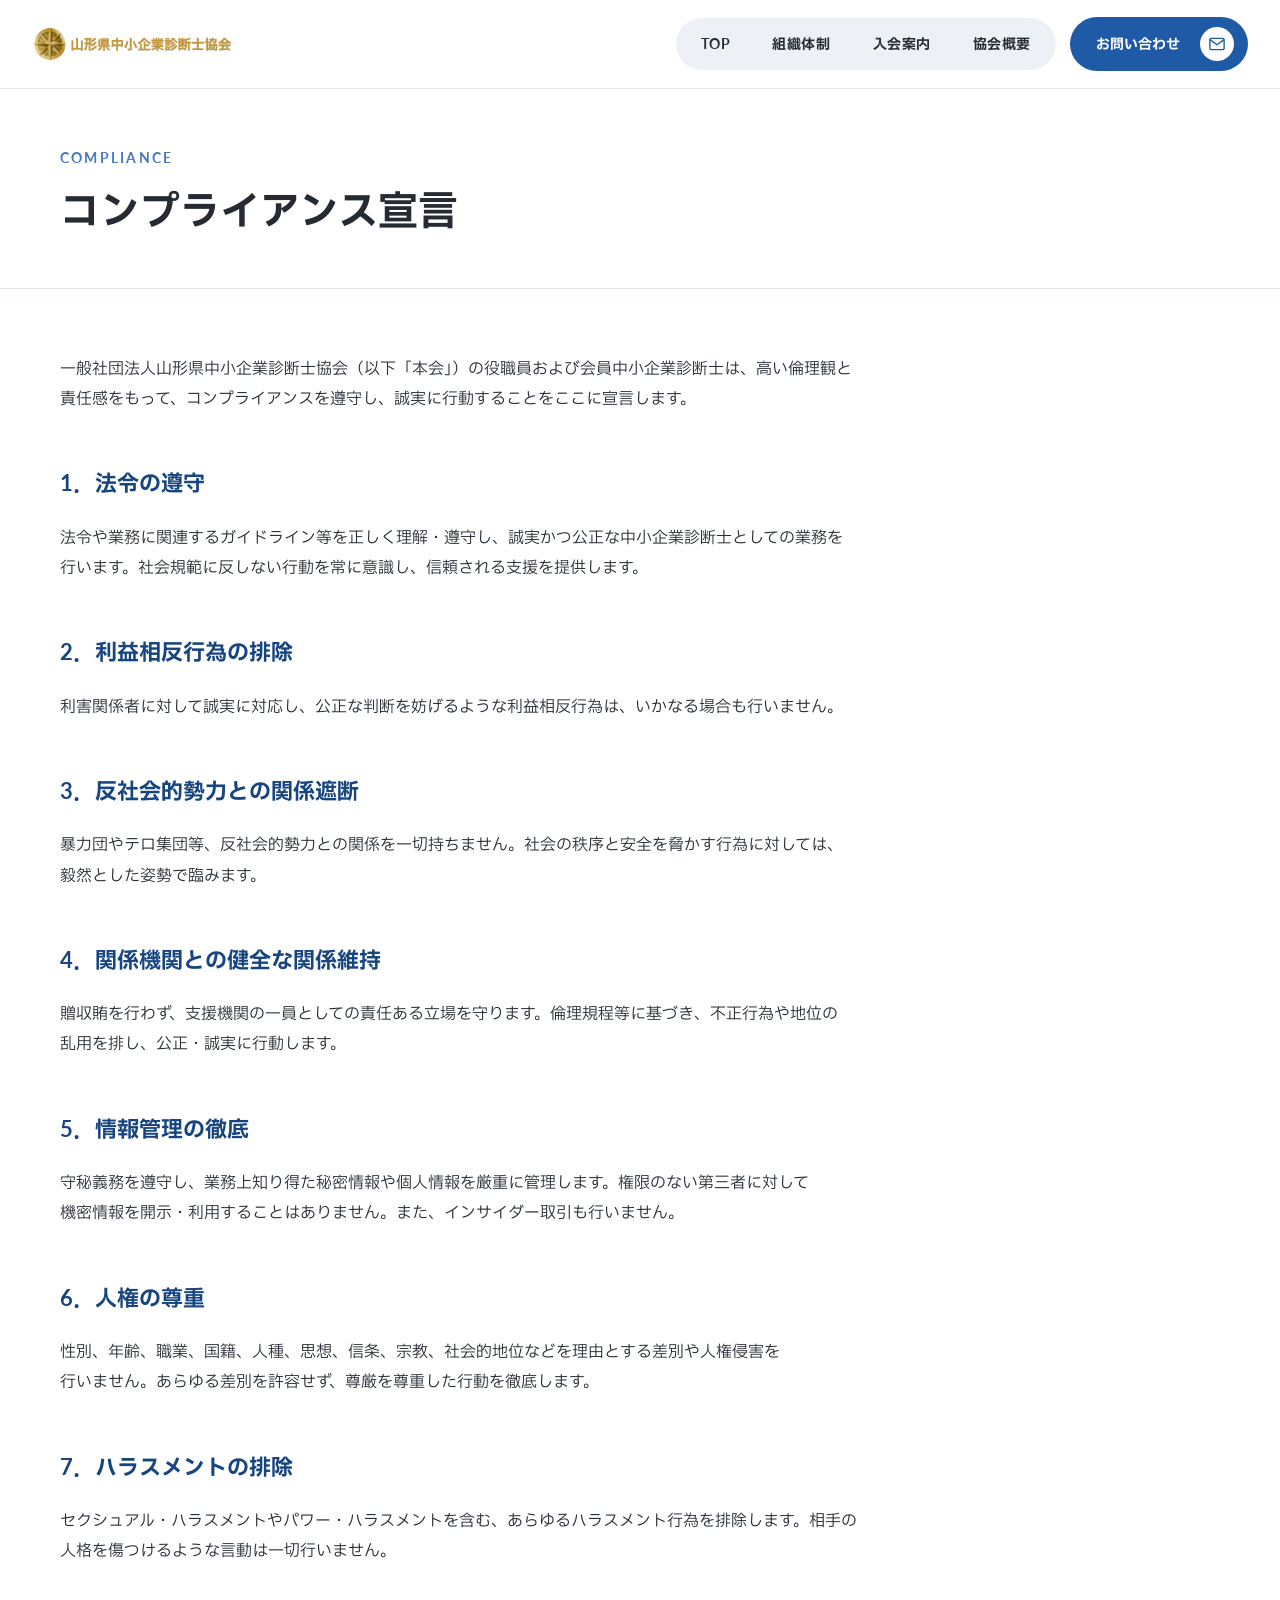
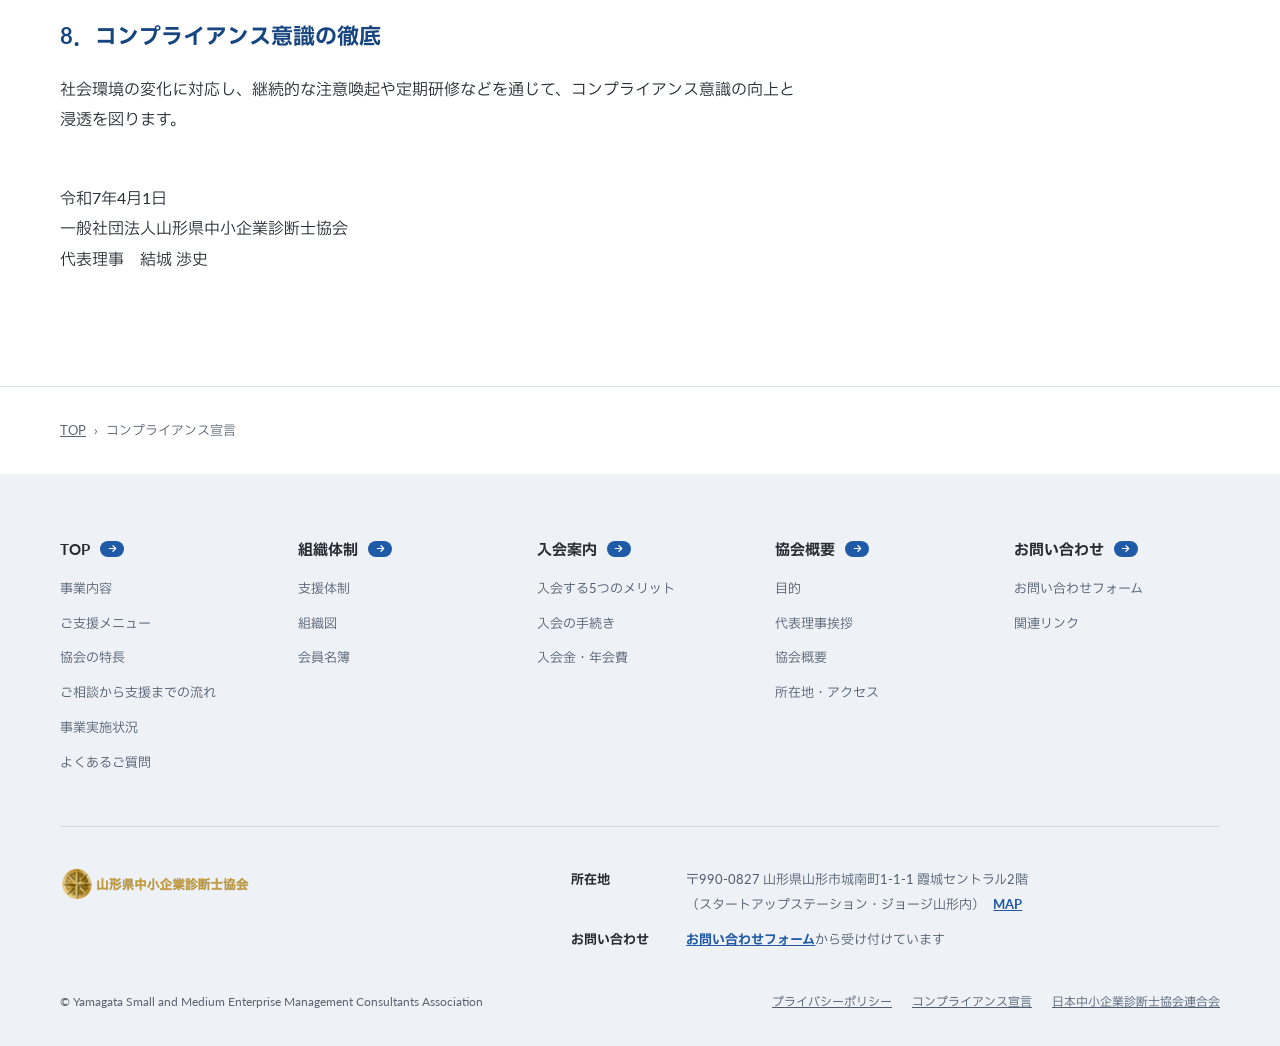
<file: compliance.html>
<!DOCTYPE html>
<html lang="ja">
<head>
<meta charset="UTF-8">
<meta name="viewport" content="width=device-width, initial-scale=1">
<title>コンプライアンス宣言｜一般社団法人山形県中小企業診断士協会</title>
<meta name="description" content="一般社団法人山形県中小企業診断士協会のコンプライアンス宣言。">
<meta name="robots" content="noindex">
<link rel="preconnect" href="https://fonts.googleapis.com">
<link rel="preconnect" href="https://fonts.gstatic.com" crossorigin>
<link href="https://fonts.googleapis.com/css2?family=IBM+Plex+Sans+JP:wght@400;500;700&family=Lato:wght@400;700&display=swap" rel="stylesheet">
<link rel="stylesheet" href="assets/style.css?v=d879d369">
</head>
<body class="page-compliance">
<svg xmlns="http://www.w3.org/2000/svg" style="display:none"><symbol id="i-chart" viewBox="0 0 24 24"><path d="M4 20h16"/><path d="M7 16v-4M12 16V8M17 16V5"/></symbol><symbol id="i-repeat" viewBox="0 0 24 24"><path d="M17 2l4 4-4 4"/><path d="M3 12v-2a4 4 0 0 1 4-4h14"/><path d="M7 22l-4-4 4-4"/><path d="M21 12v2a4 4 0 0 1-4 4H3"/></symbol><symbol id="i-yen" viewBox="0 0 24 24"><circle cx="12" cy="12" r="9.5"/><path d="M8 6.5l4 5 4-5M12 11.5V18M8.5 12.5h7M8.5 15.5h7"/></symbol><symbol id="i-monitor" viewBox="0 0 24 24"><rect x="2.5" y="3.5" width="19" height="13" rx="2"/><path d="M8 20.5h8M12 16.5v4"/></symbol><symbol id="i-seminar" viewBox="0 0 24 24"><rect x="3" y="3" width="18" height="12" rx="1.5"/><path d="M12 15v3.5M8 21l4-2.5 4 2.5M7 11l3-3 2.5 2.5L17 6"/></symbol><symbol id="i-doc" viewBox="0 0 24 24"><path d="M14 2.5H6.5a2 2 0 0 0-2 2v15a2 2 0 0 0 2 2h11a2 2 0 0 0 2-2V8z"/><path d="M14 2.5V8h5.5M8.5 13h7M8.5 17h7"/></symbol><symbol id="i-mail" viewBox="0 0 24 24"><rect x="2.5" y="4.5" width="19" height="15" rx="2"/><path d="M3 6.5l9 6.5 9-6.5"/></symbol><symbol id="i-pin" viewBox="0 0 24 24"><path d="M20 10c0 6.5-8 12-8 12s-8-5.5-8-12a8 8 0 0 1 16 0z"/><circle cx="12" cy="10" r="2.8"/></symbol><symbol id="i-link" viewBox="0 0 24 24"><path d="M10 14a4.5 4.5 0 0 0 6.4 0l3.2-3.2a4.5 4.5 0 0 0-6.4-6.4l-1.1 1.1"/><path d="M14 10a4.5 4.5 0 0 0-6.4 0l-3.2 3.2a4.5 4.5 0 0 0 6.4 6.4l1.1-1.1"/></symbol><symbol id="i-shield" viewBox="0 0 24 24"><path d="M12 2.5l8 3v6c0 5-3.5 8.5-8 10-4.5-1.5-8-5-8-10v-6z"/><path d="M8.5 12l2.5 2.5 4.5-5"/></symbol><symbol id="i-talk" viewBox="0 0 24 24"><path d="M20.5 11.5a8 8 0 0 1-11.6 7.1L3.5 20.5l1.9-5.1A8 8 0 1 1 20.5 11.5z"/></symbol><symbol id="i-users" viewBox="0 0 24 24"><circle cx="9" cy="8" r="3.5"/><path d="M2.5 20.5v-1a5 5 0 0 1 5-5h3a5 5 0 0 1 5 5v1"/><path d="M16 4.6a3.5 3.5 0 0 1 0 6.8M21.5 20.5v-1a5 5 0 0 0-3.5-4.8"/></symbol><symbol id="i-userplus" viewBox="0 0 24 24"><circle cx="9" cy="8" r="3.5"/><path d="M2.5 20.5v-1a5 5 0 0 1 5-5h3a5 5 0 0 1 5 5v1M19 8v6M16 11h6"/></symbol><symbol id="i-building" viewBox="0 0 24 24"><path d="M3 21h18M5 21V8l7-5 7 5v13M9.5 21v-5h5v5M9 11h.01M15 11h.01"/></symbol><symbol id="i-book" viewBox="0 0 24 24"><path d="M2.5 4h6a3.5 3.5 0 0 1 3.5 3.5V21a3 3 0 0 0-3-3H2.5zM21.5 4h-6A3.5 3.5 0 0 0 12 7.5V21a3 3 0 0 1 3-3h6.5z"/></symbol><symbol id="i-search" viewBox="0 0 24 24"><circle cx="11" cy="11" r="7"/><path d="M20.5 20.5l-4.5-4.5"/></symbol><symbol id="i-clipboard" viewBox="0 0 24 24"><path d="M16 4.5h2a2 2 0 0 1 2 2v13a2 2 0 0 1-2 2H6a2 2 0 0 1-2-2v-13a2 2 0 0 1 2-2h2"/><rect x="8" y="2.5" width="8" height="4" rx="1"/><path d="M8.5 12h7M8.5 16h5"/></symbol><symbol id="i-award" viewBox="0 0 24 24"><circle cx="12" cy="9" r="6"/><path d="M8.5 14L7 22l5-3 5 3-1.5-8"/></symbol><symbol id="i-arrow" viewBox="0 0 24 24"><path d="M5 12h14M13 6l6 6-6 6"/></symbol><symbol id="i-chev" viewBox="0 0 24 24"><path d="M9 6l6 6-6 6"/></symbol><symbol id="i-down" viewBox="0 0 24 24"><path d="M6 9l6 6 6-6"/></symbol><symbol id="i-alert" viewBox="0 0 24 24"><circle cx="12" cy="12" r="9.5"/><path d="M12 7.5v5.5M12 16.5h.01"/></symbol><symbol id="i-megaphone" viewBox="0 0 24 24"><path d="M3 10.5v3l15 5.5V5z"/><path d="M7.5 14.6l1 4.4a1.5 1.5 0 0 0 1.5 1.2h1.3a1 1 0 0 0 1-1.2l-.8-3"/><path d="M21 9.5v5"/></symbol><symbol id="i-out" viewBox="0 0 24 24"><path d="M18 13.5v5a2 2 0 0 1-2 2H5.5a2 2 0 0 1-2-2V8a2 2 0 0 1 2-2h5"/><path d="M15 3.5h5.5V9M10.5 13.5l10-10"/></symbol><symbol id="i-close" viewBox="0 0 24 24"><path d="M6 6l12 12M18 6L6 18"/></symbol><symbol id="i-download" viewBox="0 0 24 24"><path d="M12 3.5v12M7 10.5l5 5 5-5M4 20.5h16"/></symbol></svg>
<header class="site-header">
  <div class="site-header__inner">
    <a class="site-logo" href="index.html"><img class="site-logo__color" src="assets/img/logo.png" alt="一般社団法人山形県中小企業診断士協会" width="630" height="102"></a>
    <nav class="gnav" aria-label="メインメニュー">
      <ul class="gnav__list">
        <li><a href="index.html">TOP</a></li>
        <li><a href="organization.html">組織体制</a></li>
        <li><a href="signup.html">入会案内</a></li>
        <li><a href="about.html">協会概要</a></li>
      </ul>
    </nav>
    <a class="head-contact" href="contact.html"><span>お問い合わせ</span><span class="head-contact__mail"><svg class="icon" aria-hidden="true"><use href="#i-mail"/></svg></span></a>
    <button class="menu-toggle" type="button" aria-expanded="false" aria-controls="drawer" aria-label="メニューを開く"><span></span><span></span><span></span></button>
  </div>
  <div class="drawer" id="drawer">
    <ul>
      <li><a href="index.html">TOP</a></li>
      <li><a href="organization.html">組織体制</a></li>
      <li><a href="signup.html">入会案内</a></li>
      <li><a href="about.html">協会概要</a></li>
      <li><a href="access.html">所在地・アクセス</a></li>
      <li><a href="links.html">関連リンク</a></li>
    </ul>
    <a class="head-contact" href="contact.html"><span>お問い合わせ</span><span class="head-contact__mail"><svg class="icon" aria-hidden="true"><use href="#i-mail"/></svg></span></a>
  </div>
</header>
<main>
<section class="page-head page-head--simple">
  <div class="wrap">
    <span class="eyebrow" lang="en">Compliance</span>
    <h1>コンプライアンス宣言</h1>
  </div>
</section>

<div class="section section--entry">
  <div class="wrap entry">
    <p>一般社団法人山形県中小企業診断士協会（以下「本会」）の役職員および会員<span class="nowrap">中小企業診断士</span>は、高い倫理観と責任感をもって、コンプライアンスを遵守し、誠実に行動することをここに宣言します。</p>

    <h2>1．法令の遵守</h2>
    <p>法令や業務に関連するガイドライン等を正しく理解・遵守し、誠実かつ公正な<span class="nowrap">中小企業診断士</span>としての業務を行います。社会規範に反しない行動を常に意識し、信頼される支援を提供します。</p>

    <h2>2．利益相反行為の排除</h2>
    <p>利害関係者に対して誠実に対応し、公正な判断を妨げるような利益相反行為は、いかなる場合も行いません。</p>

    <h2>3．反社会的勢力との関係遮断</h2>
    <p>暴力団やテロ集団等、反社会的勢力との関係を一切持ちません。社会の秩序と安全を脅かす行為に対しては、毅然とした姿勢で臨みます。</p>

    <h2>4．関係機関との健全な関係維持</h2>
    <p>贈収賄を行わず、支援機関の一員としての責任ある立場を守ります。倫理規程等に基づき、不正行為や地位の乱用を排し、公正・誠実に行動します。</p>

    <h2>5．情報管理の徹底</h2>
    <p>守秘義務を遵守し、業務上知り得た秘密情報や個人情報を厳重に管理します。権限のない第三者に対して機密情報を開示・利用することはありません。また、インサイダー取引も行いません。</p>

    <h2>6．人権の尊重</h2>
    <p>性別、年齢、職業、国籍、人種、思想、信条、宗教、社会的地位などを理由とする差別や人権侵害を行いません。あらゆる差別を許容せず、尊厳を尊重した行動を徹底します。</p>

    <h2>7．ハラスメントの排除</h2>
    <p>セクシュアル・ハラスメントやパワー・ハラスメントを含む、あらゆるハラスメント行為を排除します。相手の人格を傷つけるような言動は一切行いません。</p>

    <h2>8．コンプライアンス意識の徹底</h2>
    <p>社会環境の変化に対応し、継続的な注意喚起や定期研修などを通じて、コンプライアンス意識の向上と浸透を図ります。</p>

    <p class="entry-sign">令和7年4月1日<br>一般社団法人山形県中小企業診断士協会<br>代表理事　結城 渉史</p>
  </div>
</div>
</main>
<nav class="crumb" aria-label="パンくずリスト"><ol class="wrap"><li><a href="index.html">TOP</a></li><li aria-current="page">コンプライアンス宣言</li></ol></nav>
<footer class="site-footer">
  <div class="wrap">
    <div class="footer-nav">
      <div>
        <h2><a href="index.html">TOP<span class="arrow"><svg class="icon" aria-hidden="true"><use href="#i-arrow"/></svg></span></a></h2>
        <ul>
          <li><a href="index.html#business">事業内容</a></li>
          <li><a href="index.html#service">ご支援メニュー</a></li>
          <li><a href="index.html#features">協会の特長</a></li>
          <li><a href="index.html#flow">ご相談から支援までの流れ</a></li>
          <li><a href="index.html#record">事業実施状況</a></li>
          <li><a href="index.html#faq">よくあるご質問</a></li>
        </ul>
      </div>
      <div>
        <h2><a href="organization.html">組織体制<span class="arrow"><svg class="icon" aria-hidden="true"><use href="#i-arrow"/></svg></span></a></h2>
        <ul>
          <li><a href="organization.html#system">支援体制</a></li>
          <li><a href="organization.html#chart">組織図</a></li>
          <li><a href="organization.html#members">会員名簿</a></li>
        </ul>
      </div>
      <div>
        <h2><a href="signup.html">入会案内<span class="arrow"><svg class="icon" aria-hidden="true"><use href="#i-arrow"/></svg></span></a></h2>
        <ul>
          <li><a href="signup.html#merit">入会する5つのメリット</a></li>
          <li><a href="signup.html#procedure">入会の手続き</a></li>
          <li><a href="signup.html#fee">入会金・年会費</a></li>
        </ul>
      </div>
      <div>
        <h2><a href="about.html">協会概要<span class="arrow"><svg class="icon" aria-hidden="true"><use href="#i-arrow"/></svg></span></a></h2>
        <ul>
          <li><a href="about.html#purpose">目的</a></li>
          <li><a href="about.html#message">代表理事挨拶</a></li>
          <li><a href="about.html#overview">協会概要</a></li>
          <li><a href="access.html">所在地・アクセス</a></li>
        </ul>
      </div>
      <div>
        <h2><a href="contact.html">お問い合わせ<span class="arrow"><svg class="icon" aria-hidden="true"><use href="#i-arrow"/></svg></span></a></h2>
        <ul>
          <li><a href="contact.html">お問い合わせフォーム</a></li>
          <li><a href="links.html">関連リンク</a></li>
        </ul>
      </div>
    </div>
    <div class="footer-info">
      <a class="footer-logo" href="index.html"><img src="assets/img/logo.png" alt="一般社団法人山形県中小企業診断士協会" width="630" height="102"></a>
      <dl>
        <dt>所在地</dt>
        <dd>〒990-0827 山形県山形市城南町1-1-1 霞城セントラル2階（スタートアップステーション・ジョージ山形内）<a class="map-inline" href="access.html">MAP</a></dd>
        <dt>お問い合わせ</dt>
        <dd><a href="contact.html">お問い合わせフォーム</a>から受け付けています</dd>
      </dl>
    </div>
    <div class="footer-bottom">
      <p class="copyright">© Yamagata Small and Medium Enterprise Management Consultants Association</p>
      <ul>
        <li><a href="privacy-policy.html">プライバシーポリシー</a></li>
        <li><a href="compliance.html">コンプライアンス宣言</a></li>
        <li><a href="https://www.jf-cmca.jp/" target="_blank" rel="noopener">日本中小企業診断士協会連合会</a></li>
      </ul>
    </div>
  </div>
</footer>
<a class="float-cta" href="contact.html">ご相談はこちら<span class="arrow"><svg class="icon" aria-hidden="true"><use href="#i-arrow"/></svg></span></a>
<script>
  const h = document.querySelector('.site-header');
  const t = document.querySelector('.menu-toggle');
  const d = document.getElementById('drawer');
  const f = document.querySelector('.float-cta');
  const foot = document.querySelector('.site-footer');
  const solid = () => {
    let nearFoot = false;
    if (foot) {
      const r = foot.getBoundingClientRect();
      nearFoot = r.top < window.innerHeight - 24;
    }
    const show = window.scrollY > 600 && !d.classList.contains('is-open') && !nearFoot;
    f.classList.toggle('is-shown', show);
    f.classList.toggle('is-footer-hidden', nearFoot);
  };
  t.addEventListener('click', () => {
    const open = d.classList.toggle('is-open');
    t.setAttribute('aria-expanded', open);
    t.setAttribute('aria-label', open ? 'メニューを閉じる' : 'メニューを開く');
    solid();
  });
  window.addEventListener('scroll', solid, { passive: true });
  window.addEventListener('resize', solid);
  solid();

  const svc = document.querySelector('.page-index .top-service');
  if (svc) {
    const panel = svc.querySelector('.top-service__panel');
    const track = svc.querySelector('.svc-cards');
    const sp = matchMedia('(max-width: 600px)');
    const still = matchMedia('(prefers-reduced-motion: reduce)');
    let dist = 0;
    const move = () => {
      if (!svc.classList.contains('is-hscroll')) return;
      const passed = parseFloat(panel.style.top) - svc.getBoundingClientRect().top;
      track.style.transform = `translateX(${-Math.min(Math.max(passed, 0), dist)}px)`;
    };
    const layout = () => {
      const on = sp.matches && !still.matches;
      svc.classList.toggle('is-hscroll', on);
      svc.style.height = panel.style.top = track.style.transform = '';
      if (!on) return;
      const last = track.lastElementChild;
      dist = Math.max(0, last.offsetLeft + last.offsetWidth + parseFloat(getComputedStyle(track).paddingRight) - track.clientWidth);
      panel.style.top = Math.min(h.offsetHeight + 8, innerHeight - panel.offsetHeight - 8) + 'px';
      svc.style.height = panel.offsetHeight + dist + 'px';
      move();
    };
    window.addEventListener('scroll', move, { passive: true });
    window.addEventListener('resize', layout);
    window.addEventListener('load', layout);
    sp.addEventListener('change', layout);
    layout();
  }
</script>
</body>
</html>
</file>
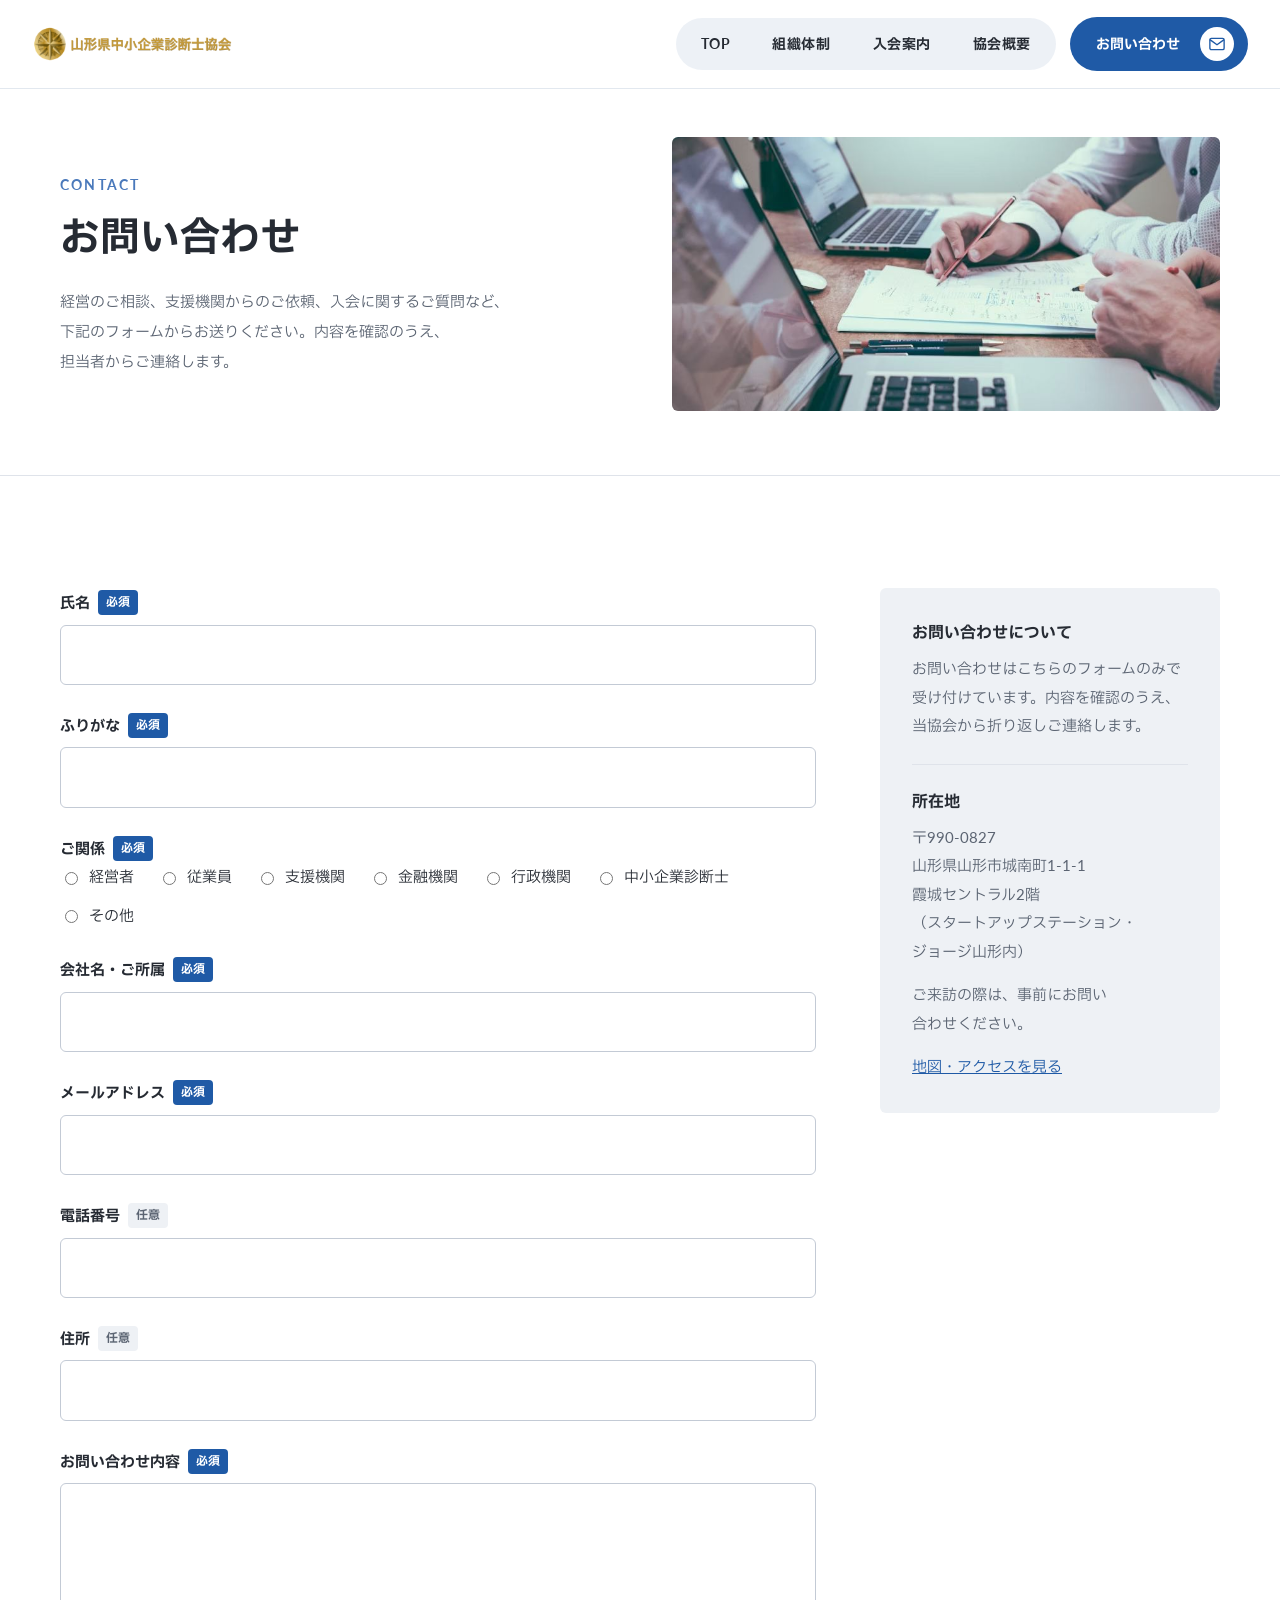
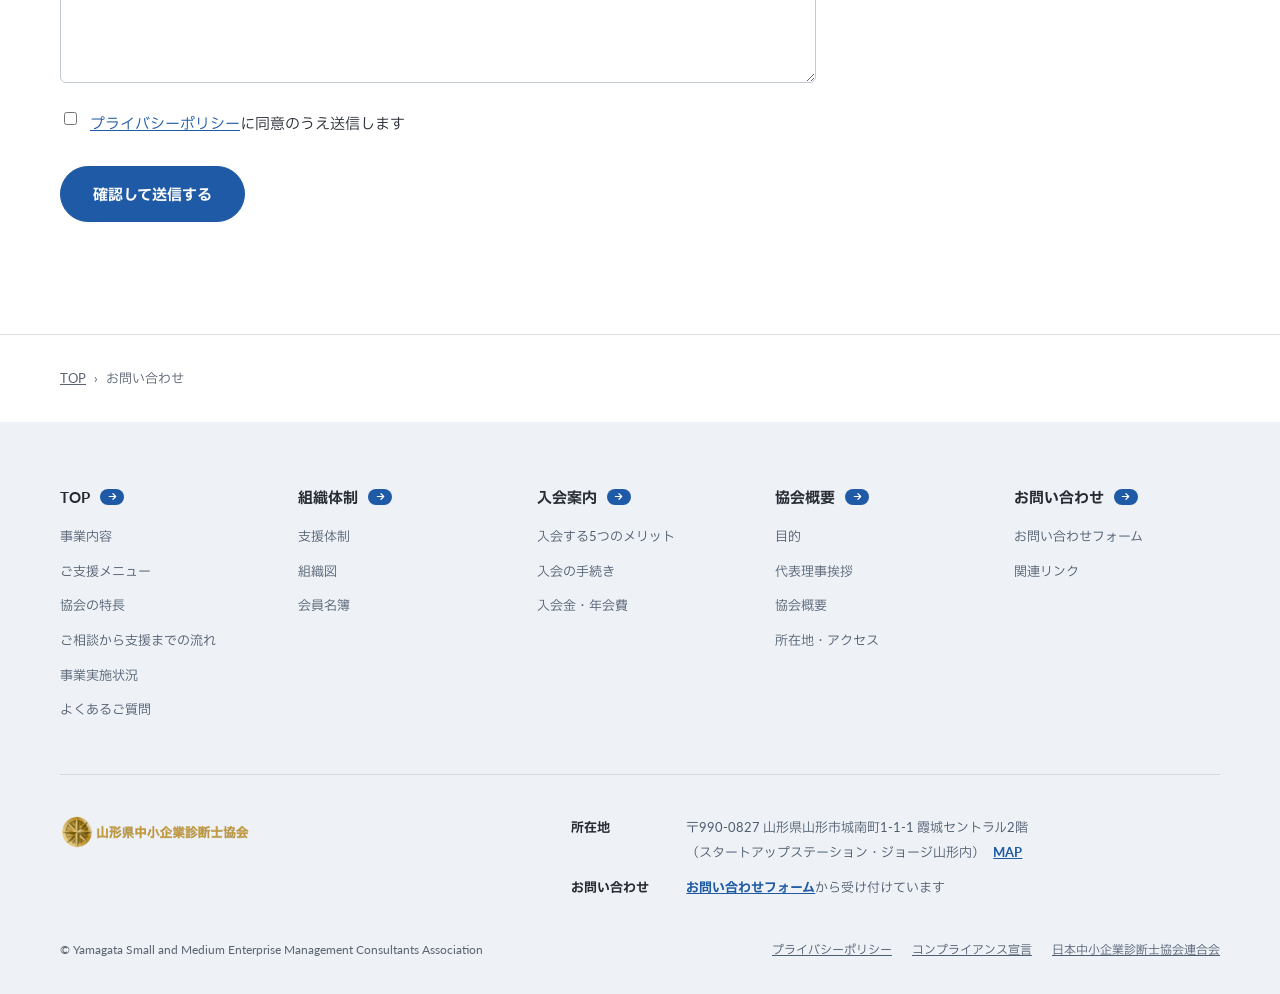
<file: contact.html>
<!DOCTYPE html>
<html lang="ja">
<head>
<meta charset="UTF-8">
<meta name="viewport" content="width=device-width, initial-scale=1">
<title>お問い合わせ｜一般社団法人山形県中小企業診断士協会</title>
<meta name="description" content="一般社団法人山形県中小企業診断士協会へのお問い合わせフォーム。">
<meta name="robots" content="noindex">
<link rel="preconnect" href="https://fonts.googleapis.com">
<link rel="preconnect" href="https://fonts.gstatic.com" crossorigin>
<link href="https://fonts.googleapis.com/css2?family=IBM+Plex+Sans+JP:wght@400;500;700&family=Lato:wght@400;700&display=swap" rel="stylesheet">
<link rel="stylesheet" href="assets/style.css?v=d879d369">
</head>
<body class="page-contact">
<svg xmlns="http://www.w3.org/2000/svg" style="display:none"><symbol id="i-chart" viewBox="0 0 24 24"><path d="M4 20h16"/><path d="M7 16v-4M12 16V8M17 16V5"/></symbol><symbol id="i-repeat" viewBox="0 0 24 24"><path d="M17 2l4 4-4 4"/><path d="M3 12v-2a4 4 0 0 1 4-4h14"/><path d="M7 22l-4-4 4-4"/><path d="M21 12v2a4 4 0 0 1-4 4H3"/></symbol><symbol id="i-yen" viewBox="0 0 24 24"><circle cx="12" cy="12" r="9.5"/><path d="M8 6.5l4 5 4-5M12 11.5V18M8.5 12.5h7M8.5 15.5h7"/></symbol><symbol id="i-monitor" viewBox="0 0 24 24"><rect x="2.5" y="3.5" width="19" height="13" rx="2"/><path d="M8 20.5h8M12 16.5v4"/></symbol><symbol id="i-seminar" viewBox="0 0 24 24"><rect x="3" y="3" width="18" height="12" rx="1.5"/><path d="M12 15v3.5M8 21l4-2.5 4 2.5M7 11l3-3 2.5 2.5L17 6"/></symbol><symbol id="i-doc" viewBox="0 0 24 24"><path d="M14 2.5H6.5a2 2 0 0 0-2 2v15a2 2 0 0 0 2 2h11a2 2 0 0 0 2-2V8z"/><path d="M14 2.5V8h5.5M8.5 13h7M8.5 17h7"/></symbol><symbol id="i-mail" viewBox="0 0 24 24"><rect x="2.5" y="4.5" width="19" height="15" rx="2"/><path d="M3 6.5l9 6.5 9-6.5"/></symbol><symbol id="i-pin" viewBox="0 0 24 24"><path d="M20 10c0 6.5-8 12-8 12s-8-5.5-8-12a8 8 0 0 1 16 0z"/><circle cx="12" cy="10" r="2.8"/></symbol><symbol id="i-link" viewBox="0 0 24 24"><path d="M10 14a4.5 4.5 0 0 0 6.4 0l3.2-3.2a4.5 4.5 0 0 0-6.4-6.4l-1.1 1.1"/><path d="M14 10a4.5 4.5 0 0 0-6.4 0l-3.2 3.2a4.5 4.5 0 0 0 6.4 6.4l1.1-1.1"/></symbol><symbol id="i-shield" viewBox="0 0 24 24"><path d="M12 2.5l8 3v6c0 5-3.5 8.5-8 10-4.5-1.5-8-5-8-10v-6z"/><path d="M8.5 12l2.5 2.5 4.5-5"/></symbol><symbol id="i-talk" viewBox="0 0 24 24"><path d="M20.5 11.5a8 8 0 0 1-11.6 7.1L3.5 20.5l1.9-5.1A8 8 0 1 1 20.5 11.5z"/></symbol><symbol id="i-users" viewBox="0 0 24 24"><circle cx="9" cy="8" r="3.5"/><path d="M2.5 20.5v-1a5 5 0 0 1 5-5h3a5 5 0 0 1 5 5v1"/><path d="M16 4.6a3.5 3.5 0 0 1 0 6.8M21.5 20.5v-1a5 5 0 0 0-3.5-4.8"/></symbol><symbol id="i-userplus" viewBox="0 0 24 24"><circle cx="9" cy="8" r="3.5"/><path d="M2.5 20.5v-1a5 5 0 0 1 5-5h3a5 5 0 0 1 5 5v1M19 8v6M16 11h6"/></symbol><symbol id="i-building" viewBox="0 0 24 24"><path d="M3 21h18M5 21V8l7-5 7 5v13M9.5 21v-5h5v5M9 11h.01M15 11h.01"/></symbol><symbol id="i-book" viewBox="0 0 24 24"><path d="M2.5 4h6a3.5 3.5 0 0 1 3.5 3.5V21a3 3 0 0 0-3-3H2.5zM21.5 4h-6A3.5 3.5 0 0 0 12 7.5V21a3 3 0 0 1 3-3h6.5z"/></symbol><symbol id="i-search" viewBox="0 0 24 24"><circle cx="11" cy="11" r="7"/><path d="M20.5 20.5l-4.5-4.5"/></symbol><symbol id="i-clipboard" viewBox="0 0 24 24"><path d="M16 4.5h2a2 2 0 0 1 2 2v13a2 2 0 0 1-2 2H6a2 2 0 0 1-2-2v-13a2 2 0 0 1 2-2h2"/><rect x="8" y="2.5" width="8" height="4" rx="1"/><path d="M8.5 12h7M8.5 16h5"/></symbol><symbol id="i-award" viewBox="0 0 24 24"><circle cx="12" cy="9" r="6"/><path d="M8.5 14L7 22l5-3 5 3-1.5-8"/></symbol><symbol id="i-arrow" viewBox="0 0 24 24"><path d="M5 12h14M13 6l6 6-6 6"/></symbol><symbol id="i-chev" viewBox="0 0 24 24"><path d="M9 6l6 6-6 6"/></symbol><symbol id="i-down" viewBox="0 0 24 24"><path d="M6 9l6 6 6-6"/></symbol><symbol id="i-alert" viewBox="0 0 24 24"><circle cx="12" cy="12" r="9.5"/><path d="M12 7.5v5.5M12 16.5h.01"/></symbol><symbol id="i-megaphone" viewBox="0 0 24 24"><path d="M3 10.5v3l15 5.5V5z"/><path d="M7.5 14.6l1 4.4a1.5 1.5 0 0 0 1.5 1.2h1.3a1 1 0 0 0 1-1.2l-.8-3"/><path d="M21 9.5v5"/></symbol><symbol id="i-out" viewBox="0 0 24 24"><path d="M18 13.5v5a2 2 0 0 1-2 2H5.5a2 2 0 0 1-2-2V8a2 2 0 0 1 2-2h5"/><path d="M15 3.5h5.5V9M10.5 13.5l10-10"/></symbol><symbol id="i-close" viewBox="0 0 24 24"><path d="M6 6l12 12M18 6L6 18"/></symbol><symbol id="i-download" viewBox="0 0 24 24"><path d="M12 3.5v12M7 10.5l5 5 5-5M4 20.5h16"/></symbol></svg>
<header class="site-header">
  <div class="site-header__inner">
    <a class="site-logo" href="index.html"><img class="site-logo__color" src="assets/img/logo.png" alt="一般社団法人山形県中小企業診断士協会" width="630" height="102"></a>
    <nav class="gnav" aria-label="メインメニュー">
      <ul class="gnav__list">
        <li><a href="index.html">TOP</a></li>
        <li><a href="organization.html">組織体制</a></li>
        <li><a href="signup.html">入会案内</a></li>
        <li><a href="about.html">協会概要</a></li>
      </ul>
    </nav>
    <a class="head-contact" href="contact.html"><span>お問い合わせ</span><span class="head-contact__mail"><svg class="icon" aria-hidden="true"><use href="#i-mail"/></svg></span></a>
    <button class="menu-toggle" type="button" aria-expanded="false" aria-controls="drawer" aria-label="メニューを開く"><span></span><span></span><span></span></button>
  </div>
  <div class="drawer" id="drawer">
    <ul>
      <li><a href="index.html">TOP</a></li>
      <li><a href="organization.html">組織体制</a></li>
      <li><a href="signup.html">入会案内</a></li>
      <li><a href="about.html">協会概要</a></li>
      <li><a href="access.html">所在地・アクセス</a></li>
      <li><a href="links.html">関連リンク</a></li>
    </ul>
    <a class="head-contact" href="contact.html"><span>お問い合わせ</span><span class="head-contact__mail"><svg class="icon" aria-hidden="true"><use href="#i-mail"/></svg></span></a>
  </div>
</header>
<main>
<section class="page-head">
  <div class="wrap page-head__inner">
    <div>
      <span class="eyebrow" lang="en">Contact</span>
      <h1>お問い合わせ</h1>
      <p>経営のご相談、支援機関からのご依頼、入会に関するご質問など、下記のフォームからお送りください。内容を確認のうえ、担当者からご連絡します。</p>
    </div>
    <img src="assets/img/laptop.jpg" alt="" width="1200" height="675">
  </div>
</section>

<section class="section">
  <div class="wrap contact-layout">
    <form action="#" onsubmit="return false">
      <div class="form-row">
        <label for="f-name">氏名<span class="req">必須</span></label>
        <input type="text" id="f-name" name="name" autocomplete="name" required>
      </div>
      <div class="form-row">
        <label for="f-kana">ふりがな<span class="req">必須</span></label>
        <input type="text" id="f-kana" name="kana" required>
      </div>
      <fieldset class="form-row">
        <legend>ご関係<span class="req">必須</span></legend>
        <div class="radios">
          <label><input type="radio" name="type" value="経営者" required>経営者</label>
          <label><input type="radio" name="type" value="従業員">従業員</label>
          <label><input type="radio" name="type" value="支援機関">支援機関</label>
          <label><input type="radio" name="type" value="金融機関">金融機関</label>
          <label><input type="radio" name="type" value="行政機関">行政機関</label>
          <label><input type="radio" name="type" value="中小企業診断士">中小企業診断士</label>
          <label><input type="radio" name="type" value="その他">その他</label>
        </div>
      </fieldset>
      <div class="form-row">
        <label for="f-org">会社名・ご所属<span class="req">必須</span></label>
        <input type="text" id="f-org" name="org" autocomplete="organization" required>
      </div>
      <div class="form-row">
        <label for="f-mail">メールアドレス<span class="req">必須</span></label>
        <input type="email" id="f-mail" name="email" autocomplete="email" required>
      </div>
      <div class="form-row">
        <label for="f-tel">電話番号<span class="opt">任意</span></label>
        <input type="tel" id="f-tel" name="tel" autocomplete="tel">
      </div>
      <div class="form-row">
        <label for="f-addr">住所<span class="opt">任意</span></label>
        <input type="text" id="f-addr" name="address" autocomplete="street-address">
      </div>
      <div class="form-row">
        <label for="f-body">お問い合わせ内容<span class="req">必須</span></label>
        <textarea id="f-body" name="body" required></textarea>
      </div>
      <label class="consent"><input type="checkbox" required><span><a href="privacy-policy.html" target="_blank">プライバシーポリシー</a>に同意のうえ送信します</span></label>
      <button class="btn btn--primary" type="submit">確認して送信する</button>
    </form>

    <aside class="contact-aside">
      <h2>お問い合わせについて</h2>
      <p>お問い合わせはこちらのフォームのみで受け付けています。内容を確認のうえ、当協会から折り返しご連絡します。</p>
      <hr>
      <h2>所在地</h2>
      <p>〒990-0827<br>山形県山形市城南町1-1-1<br>霞城セントラル2階<br>（スタートアップステーション・ジョージ山形内）</p>
      <p>ご来訪の際は、事前にお問い合わせください。</p>
      <p><a href="access.html">地図・アクセスを見る</a></p>
    </aside>
  </div>
</section>

<script>
(() => {
  const topic = new URLSearchParams(location.search).get('topic');
  const body = document.getElementById('f-body');
  if (topic && body && !body.value) body.value = '【お問い合わせのテーマ】' + topic.slice(0, 40) + '\n';
})();
</script>
</main>
<nav class="crumb" aria-label="パンくずリスト"><ol class="wrap"><li><a href="index.html">TOP</a></li><li aria-current="page">お問い合わせ</li></ol></nav>
<footer class="site-footer">
  <div class="wrap">
    <div class="footer-nav">
      <div>
        <h2><a href="index.html">TOP<span class="arrow"><svg class="icon" aria-hidden="true"><use href="#i-arrow"/></svg></span></a></h2>
        <ul>
          <li><a href="index.html#business">事業内容</a></li>
          <li><a href="index.html#service">ご支援メニュー</a></li>
          <li><a href="index.html#features">協会の特長</a></li>
          <li><a href="index.html#flow">ご相談から支援までの流れ</a></li>
          <li><a href="index.html#record">事業実施状況</a></li>
          <li><a href="index.html#faq">よくあるご質問</a></li>
        </ul>
      </div>
      <div>
        <h2><a href="organization.html">組織体制<span class="arrow"><svg class="icon" aria-hidden="true"><use href="#i-arrow"/></svg></span></a></h2>
        <ul>
          <li><a href="organization.html#system">支援体制</a></li>
          <li><a href="organization.html#chart">組織図</a></li>
          <li><a href="organization.html#members">会員名簿</a></li>
        </ul>
      </div>
      <div>
        <h2><a href="signup.html">入会案内<span class="arrow"><svg class="icon" aria-hidden="true"><use href="#i-arrow"/></svg></span></a></h2>
        <ul>
          <li><a href="signup.html#merit">入会する5つのメリット</a></li>
          <li><a href="signup.html#procedure">入会の手続き</a></li>
          <li><a href="signup.html#fee">入会金・年会費</a></li>
        </ul>
      </div>
      <div>
        <h2><a href="about.html">協会概要<span class="arrow"><svg class="icon" aria-hidden="true"><use href="#i-arrow"/></svg></span></a></h2>
        <ul>
          <li><a href="about.html#purpose">目的</a></li>
          <li><a href="about.html#message">代表理事挨拶</a></li>
          <li><a href="about.html#overview">協会概要</a></li>
          <li><a href="access.html">所在地・アクセス</a></li>
        </ul>
      </div>
      <div>
        <h2><a href="contact.html">お問い合わせ<span class="arrow"><svg class="icon" aria-hidden="true"><use href="#i-arrow"/></svg></span></a></h2>
        <ul>
          <li><a href="contact.html">お問い合わせフォーム</a></li>
          <li><a href="links.html">関連リンク</a></li>
        </ul>
      </div>
    </div>
    <div class="footer-info">
      <a class="footer-logo" href="index.html"><img src="assets/img/logo.png" alt="一般社団法人山形県中小企業診断士協会" width="630" height="102"></a>
      <dl>
        <dt>所在地</dt>
        <dd>〒990-0827 山形県山形市城南町1-1-1 霞城セントラル2階（スタートアップステーション・ジョージ山形内）<a class="map-inline" href="access.html">MAP</a></dd>
        <dt>お問い合わせ</dt>
        <dd><a href="contact.html">お問い合わせフォーム</a>から受け付けています</dd>
      </dl>
    </div>
    <div class="footer-bottom">
      <p class="copyright">© Yamagata Small and Medium Enterprise Management Consultants Association</p>
      <ul>
        <li><a href="privacy-policy.html">プライバシーポリシー</a></li>
        <li><a href="compliance.html">コンプライアンス宣言</a></li>
        <li><a href="https://www.jf-cmca.jp/" target="_blank" rel="noopener">日本中小企業診断士協会連合会</a></li>
      </ul>
    </div>
  </div>
</footer>
<a class="float-cta" href="contact.html">ご相談はこちら<span class="arrow"><svg class="icon" aria-hidden="true"><use href="#i-arrow"/></svg></span></a>
<script>
  const h = document.querySelector('.site-header');
  const t = document.querySelector('.menu-toggle');
  const d = document.getElementById('drawer');
  const f = document.querySelector('.float-cta');
  const foot = document.querySelector('.site-footer');
  const solid = () => {
    let nearFoot = false;
    if (foot) {
      const r = foot.getBoundingClientRect();
      nearFoot = r.top < window.innerHeight - 24;
    }
    const show = window.scrollY > 600 && !d.classList.contains('is-open') && !nearFoot;
    f.classList.toggle('is-shown', show);
    f.classList.toggle('is-footer-hidden', nearFoot);
  };
  t.addEventListener('click', () => {
    const open = d.classList.toggle('is-open');
    t.setAttribute('aria-expanded', open);
    t.setAttribute('aria-label', open ? 'メニューを閉じる' : 'メニューを開く');
    solid();
  });
  window.addEventListener('scroll', solid, { passive: true });
  window.addEventListener('resize', solid);
  solid();

  const svc = document.querySelector('.page-index .top-service');
  if (svc) {
    const panel = svc.querySelector('.top-service__panel');
    const track = svc.querySelector('.svc-cards');
    const sp = matchMedia('(max-width: 600px)');
    const still = matchMedia('(prefers-reduced-motion: reduce)');
    let dist = 0;
    const move = () => {
      if (!svc.classList.contains('is-hscroll')) return;
      const passed = parseFloat(panel.style.top) - svc.getBoundingClientRect().top;
      track.style.transform = `translateX(${-Math.min(Math.max(passed, 0), dist)}px)`;
    };
    const layout = () => {
      const on = sp.matches && !still.matches;
      svc.classList.toggle('is-hscroll', on);
      svc.style.height = panel.style.top = track.style.transform = '';
      if (!on) return;
      const last = track.lastElementChild;
      dist = Math.max(0, last.offsetLeft + last.offsetWidth + parseFloat(getComputedStyle(track).paddingRight) - track.clientWidth);
      panel.style.top = Math.min(h.offsetHeight + 8, innerHeight - panel.offsetHeight - 8) + 'px';
      svc.style.height = panel.offsetHeight + dist + 'px';
      move();
    };
    window.addEventListener('scroll', move, { passive: true });
    window.addEventListener('resize', layout);
    window.addEventListener('load', layout);
    sp.addEventListener('change', layout);
    layout();
  }
</script>
</body>
</html>
</file>
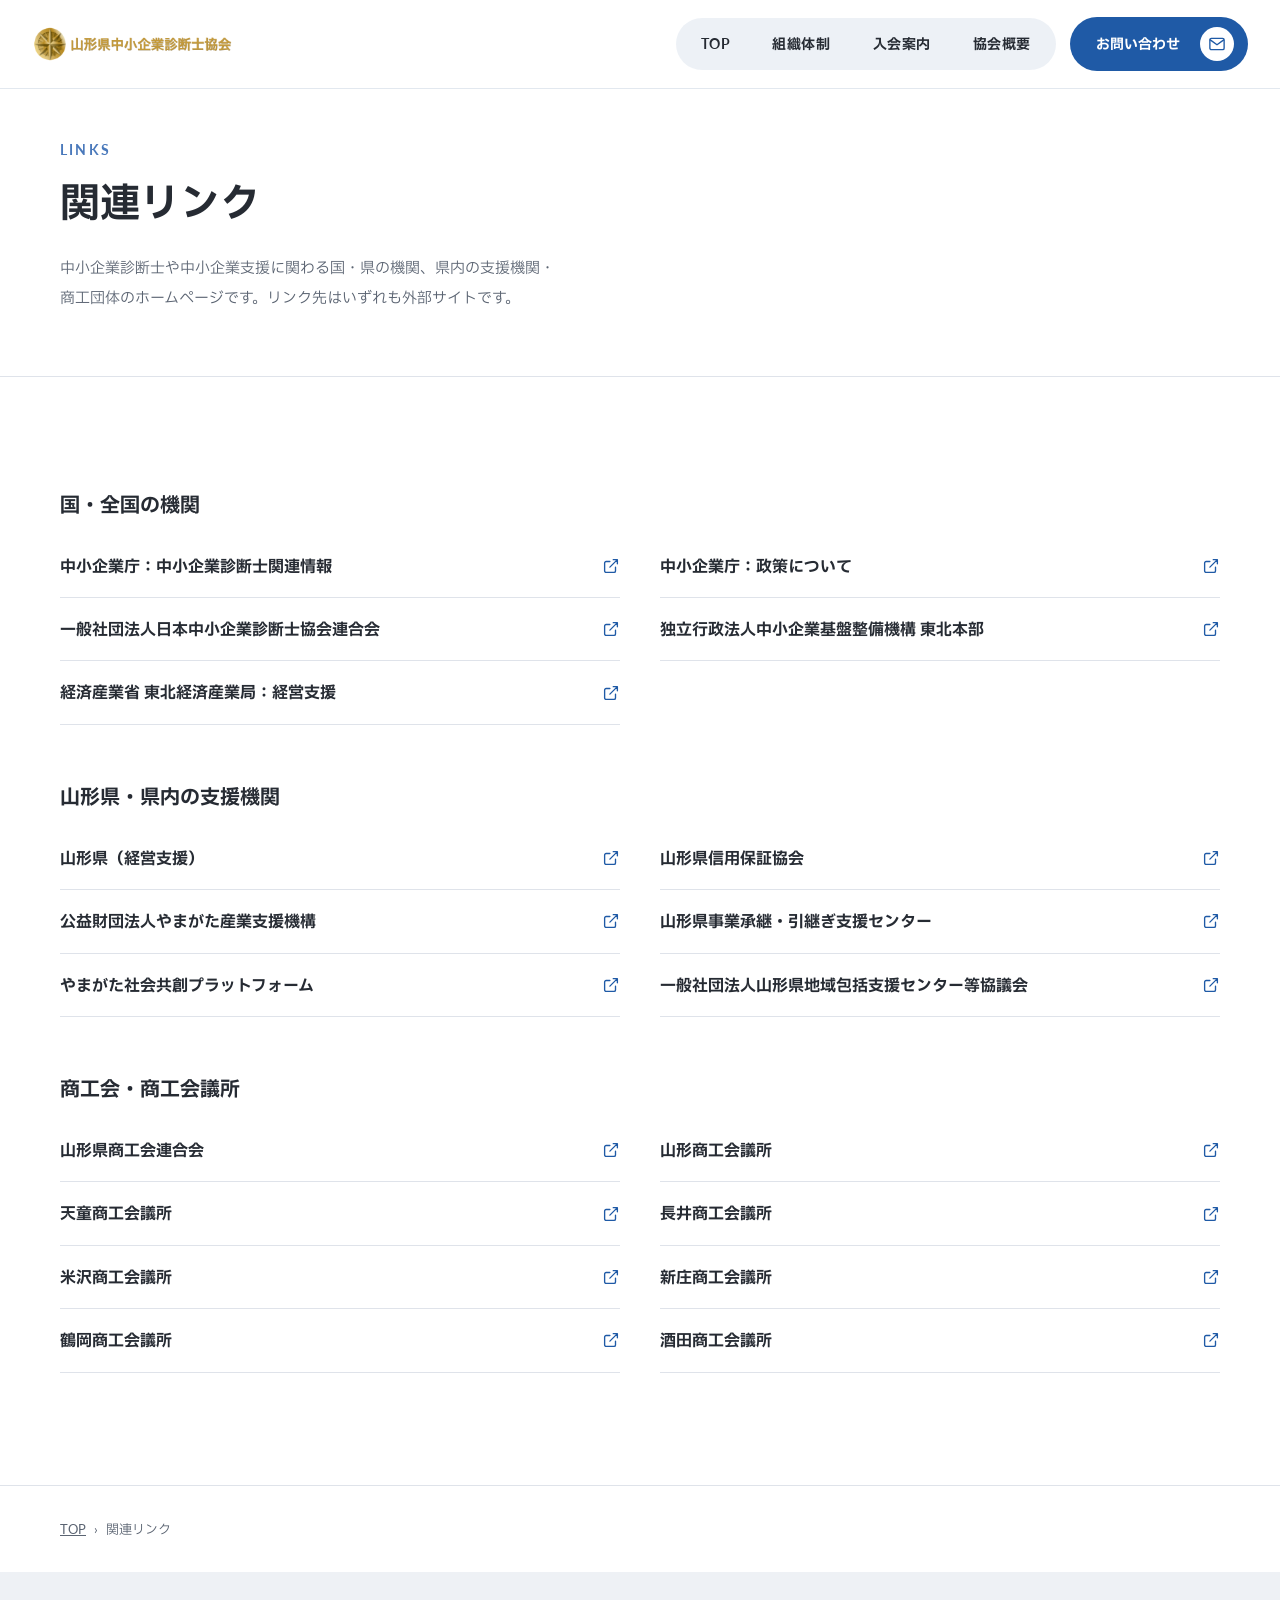
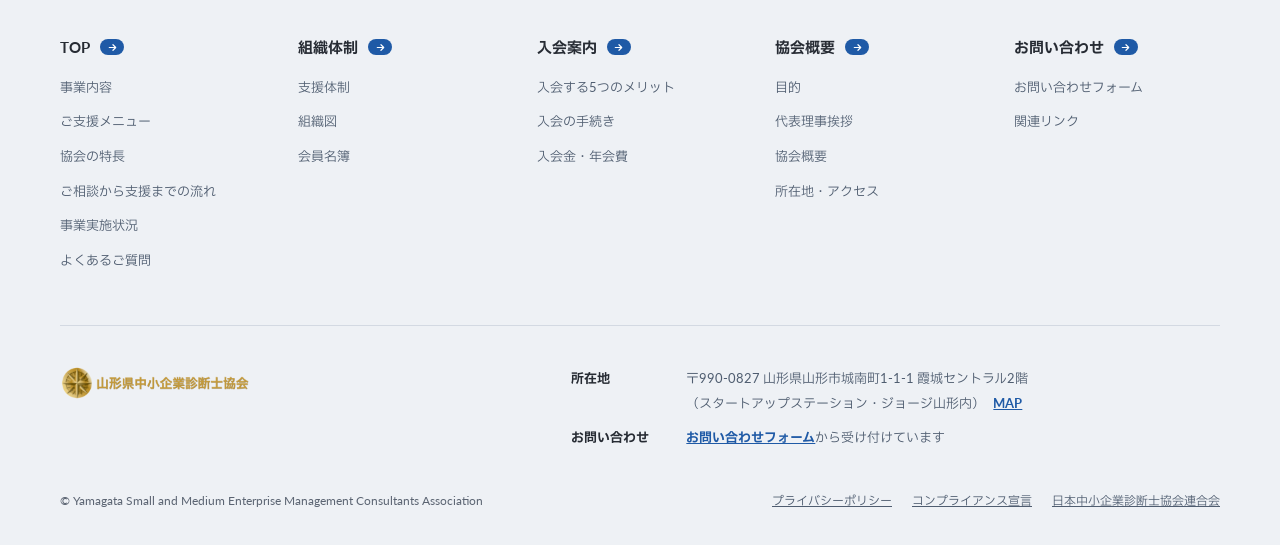
<file: links.html>
<!DOCTYPE html>
<html lang="ja">
<head>
<meta charset="UTF-8">
<meta name="viewport" content="width=device-width, initial-scale=1">
<title>関連リンク｜一般社団法人山形県中小企業診断士協会</title>
<meta name="description" content="一般社団法人山形県中小企業診断士協会の関連リンク。国・支援機関・山形県内の商工団体。">
<meta name="robots" content="noindex">
<link rel="preconnect" href="https://fonts.googleapis.com">
<link rel="preconnect" href="https://fonts.gstatic.com" crossorigin>
<link href="https://fonts.googleapis.com/css2?family=IBM+Plex+Sans+JP:wght@400;500;700&family=Lato:wght@400;700&display=swap" rel="stylesheet">
<link rel="stylesheet" href="assets/style.css?v=d879d369">
</head>
<body class="page-links">
<svg xmlns="http://www.w3.org/2000/svg" style="display:none"><symbol id="i-chart" viewBox="0 0 24 24"><path d="M4 20h16"/><path d="M7 16v-4M12 16V8M17 16V5"/></symbol><symbol id="i-repeat" viewBox="0 0 24 24"><path d="M17 2l4 4-4 4"/><path d="M3 12v-2a4 4 0 0 1 4-4h14"/><path d="M7 22l-4-4 4-4"/><path d="M21 12v2a4 4 0 0 1-4 4H3"/></symbol><symbol id="i-yen" viewBox="0 0 24 24"><circle cx="12" cy="12" r="9.5"/><path d="M8 6.5l4 5 4-5M12 11.5V18M8.5 12.5h7M8.5 15.5h7"/></symbol><symbol id="i-monitor" viewBox="0 0 24 24"><rect x="2.5" y="3.5" width="19" height="13" rx="2"/><path d="M8 20.5h8M12 16.5v4"/></symbol><symbol id="i-seminar" viewBox="0 0 24 24"><rect x="3" y="3" width="18" height="12" rx="1.5"/><path d="M12 15v3.5M8 21l4-2.5 4 2.5M7 11l3-3 2.5 2.5L17 6"/></symbol><symbol id="i-doc" viewBox="0 0 24 24"><path d="M14 2.5H6.5a2 2 0 0 0-2 2v15a2 2 0 0 0 2 2h11a2 2 0 0 0 2-2V8z"/><path d="M14 2.5V8h5.5M8.5 13h7M8.5 17h7"/></symbol><symbol id="i-mail" viewBox="0 0 24 24"><rect x="2.5" y="4.5" width="19" height="15" rx="2"/><path d="M3 6.5l9 6.5 9-6.5"/></symbol><symbol id="i-pin" viewBox="0 0 24 24"><path d="M20 10c0 6.5-8 12-8 12s-8-5.5-8-12a8 8 0 0 1 16 0z"/><circle cx="12" cy="10" r="2.8"/></symbol><symbol id="i-link" viewBox="0 0 24 24"><path d="M10 14a4.5 4.5 0 0 0 6.4 0l3.2-3.2a4.5 4.5 0 0 0-6.4-6.4l-1.1 1.1"/><path d="M14 10a4.5 4.5 0 0 0-6.4 0l-3.2 3.2a4.5 4.5 0 0 0 6.4 6.4l1.1-1.1"/></symbol><symbol id="i-shield" viewBox="0 0 24 24"><path d="M12 2.5l8 3v6c0 5-3.5 8.5-8 10-4.5-1.5-8-5-8-10v-6z"/><path d="M8.5 12l2.5 2.5 4.5-5"/></symbol><symbol id="i-talk" viewBox="0 0 24 24"><path d="M20.5 11.5a8 8 0 0 1-11.6 7.1L3.5 20.5l1.9-5.1A8 8 0 1 1 20.5 11.5z"/></symbol><symbol id="i-users" viewBox="0 0 24 24"><circle cx="9" cy="8" r="3.5"/><path d="M2.5 20.5v-1a5 5 0 0 1 5-5h3a5 5 0 0 1 5 5v1"/><path d="M16 4.6a3.5 3.5 0 0 1 0 6.8M21.5 20.5v-1a5 5 0 0 0-3.5-4.8"/></symbol><symbol id="i-userplus" viewBox="0 0 24 24"><circle cx="9" cy="8" r="3.5"/><path d="M2.5 20.5v-1a5 5 0 0 1 5-5h3a5 5 0 0 1 5 5v1M19 8v6M16 11h6"/></symbol><symbol id="i-building" viewBox="0 0 24 24"><path d="M3 21h18M5 21V8l7-5 7 5v13M9.5 21v-5h5v5M9 11h.01M15 11h.01"/></symbol><symbol id="i-book" viewBox="0 0 24 24"><path d="M2.5 4h6a3.5 3.5 0 0 1 3.5 3.5V21a3 3 0 0 0-3-3H2.5zM21.5 4h-6A3.5 3.5 0 0 0 12 7.5V21a3 3 0 0 1 3-3h6.5z"/></symbol><symbol id="i-search" viewBox="0 0 24 24"><circle cx="11" cy="11" r="7"/><path d="M20.5 20.5l-4.5-4.5"/></symbol><symbol id="i-clipboard" viewBox="0 0 24 24"><path d="M16 4.5h2a2 2 0 0 1 2 2v13a2 2 0 0 1-2 2H6a2 2 0 0 1-2-2v-13a2 2 0 0 1 2-2h2"/><rect x="8" y="2.5" width="8" height="4" rx="1"/><path d="M8.5 12h7M8.5 16h5"/></symbol><symbol id="i-award" viewBox="0 0 24 24"><circle cx="12" cy="9" r="6"/><path d="M8.5 14L7 22l5-3 5 3-1.5-8"/></symbol><symbol id="i-arrow" viewBox="0 0 24 24"><path d="M5 12h14M13 6l6 6-6 6"/></symbol><symbol id="i-chev" viewBox="0 0 24 24"><path d="M9 6l6 6-6 6"/></symbol><symbol id="i-down" viewBox="0 0 24 24"><path d="M6 9l6 6 6-6"/></symbol><symbol id="i-alert" viewBox="0 0 24 24"><circle cx="12" cy="12" r="9.5"/><path d="M12 7.5v5.5M12 16.5h.01"/></symbol><symbol id="i-megaphone" viewBox="0 0 24 24"><path d="M3 10.5v3l15 5.5V5z"/><path d="M7.5 14.6l1 4.4a1.5 1.5 0 0 0 1.5 1.2h1.3a1 1 0 0 0 1-1.2l-.8-3"/><path d="M21 9.5v5"/></symbol><symbol id="i-out" viewBox="0 0 24 24"><path d="M18 13.5v5a2 2 0 0 1-2 2H5.5a2 2 0 0 1-2-2V8a2 2 0 0 1 2-2h5"/><path d="M15 3.5h5.5V9M10.5 13.5l10-10"/></symbol><symbol id="i-close" viewBox="0 0 24 24"><path d="M6 6l12 12M18 6L6 18"/></symbol><symbol id="i-download" viewBox="0 0 24 24"><path d="M12 3.5v12M7 10.5l5 5 5-5M4 20.5h16"/></symbol></svg>
<header class="site-header">
  <div class="site-header__inner">
    <a class="site-logo" href="index.html"><img class="site-logo__color" src="assets/img/logo.png" alt="一般社団法人山形県中小企業診断士協会" width="630" height="102"></a>
    <nav class="gnav" aria-label="メインメニュー">
      <ul class="gnav__list">
        <li><a href="index.html">TOP</a></li>
        <li><a href="organization.html">組織体制</a></li>
        <li><a href="signup.html">入会案内</a></li>
        <li><a href="about.html">協会概要</a></li>
      </ul>
    </nav>
    <a class="head-contact" href="contact.html"><span>お問い合わせ</span><span class="head-contact__mail"><svg class="icon" aria-hidden="true"><use href="#i-mail"/></svg></span></a>
    <button class="menu-toggle" type="button" aria-expanded="false" aria-controls="drawer" aria-label="メニューを開く"><span></span><span></span><span></span></button>
  </div>
  <div class="drawer" id="drawer">
    <ul>
      <li><a href="index.html">TOP</a></li>
      <li><a href="organization.html">組織体制</a></li>
      <li><a href="signup.html">入会案内</a></li>
      <li><a href="about.html">協会概要</a></li>
      <li><a href="access.html">所在地・アクセス</a></li>
      <li><a href="links.html">関連リンク</a></li>
    </ul>
    <a class="head-contact" href="contact.html"><span>お問い合わせ</span><span class="head-contact__mail"><svg class="icon" aria-hidden="true"><use href="#i-mail"/></svg></span></a>
  </div>
</header>
<main>
<section class="page-head">
  <div class="wrap">
    <span class="eyebrow" lang="en">Links</span>
    <h1>関連リンク</h1>
    <p>中小企業診断士や中小企業支援に関わる国・県の機関、県内の支援機関・商工団体のホームページです。リンク先はいずれも外部サイトです。</p>
  </div>
</section>

<section class="section" aria-labelledby="h-links-national">
  <div class="wrap">
    <h2 class="link-group" id="h-links-national">国・全国の機関</h2>
    <ul class="link-list">
      <li><a href="https://www.chusho.meti.go.jp/shindanshi/index.html" target="_blank" rel="noopener">中小企業庁：中小企業診断士関連情報<svg class="icon" aria-hidden="true"><use href="#i-out"/></svg></a></li>
      <li><a href="https://www.chusho.meti.go.jp/support/index.html" target="_blank" rel="noopener">中小企業庁：政策について<svg class="icon" aria-hidden="true"><use href="#i-out"/></svg></a></li>
      <li><a href="https://www.jf-cmca.jp/" target="_blank" rel="noopener">一般社団法人日本中小企業診断士協会連合会<svg class="icon" aria-hidden="true"><use href="#i-out"/></svg></a></li>
      <li><a href="https://www.smrj.go.jp/regional_hq/tohoku/index.html" target="_blank" rel="noopener">独立行政法人中小企業基盤整備機構 東北本部<svg class="icon" aria-hidden="true"><use href="#i-out"/></svg></a></li>
      <li><a href="https://www.tohoku.meti.go.jp/s_cyusyo/index_cyusyo.html" target="_blank" rel="noopener">経済産業省 東北経済産業局：経営支援<svg class="icon" aria-hidden="true"><use href="#i-out"/></svg></a></li>
    </ul>

    <h2 class="link-group">山形県・県内の支援機関</h2>
    <ul class="link-list">
      <li><a href="https://www.pref.yamagata.jp/sangyo/shokogyo/shien/index.html" target="_blank" rel="noopener">山形県（経営支援）<svg class="icon" aria-hidden="true"><use href="#i-out"/></svg></a></li>
      <li><a href="https://www.ysh.or.jp/" target="_blank" rel="noopener">山形県信用保証協会<svg class="icon" aria-hidden="true"><use href="#i-out"/></svg></a></li>
      <li><a href="https://www.ynet.or.jp/" target="_blank" rel="noopener">公益財団法人やまがた産業支援機構<svg class="icon" aria-hidden="true"><use href="#i-out"/></svg></a></li>
      <li><a href="https://yamagata-hikitsugi.go.jp/" target="_blank" rel="noopener">山形県事業承継・引継ぎ支援センター<svg class="icon" aria-hidden="true"><use href="#i-out"/></svg></a></li>
      <li><a href="https://www.yamagata-u.ac.jp/yamapura/" target="_blank" rel="noopener">やまがた社会共創プラットフォーム<svg class="icon" aria-hidden="true"><use href="#i-out"/></svg></a></li>
      <li><a href="https://www.y-hzk.com/" target="_blank" rel="noopener">一般社団法人山形県地域包括支援センター等協議会<svg class="icon" aria-hidden="true"><use href="#i-out"/></svg></a></li>
    </ul>

    <h2 class="link-group">商工会・商工会議所</h2>
    <ul class="link-list">
      <li><a href="https://www.shokokai-yamagata.or.jp/" target="_blank" rel="noopener">山形県商工会連合会<svg class="icon" aria-hidden="true"><use href="#i-out"/></svg></a></li>
      <li><a href="https://www.yamagata-cci.or.jp/" target="_blank" rel="noopener">山形商工会議所<svg class="icon" aria-hidden="true"><use href="#i-out"/></svg></a></li>
      <li><a href="http://tendocci.com/cci/" target="_blank" rel="noopener">天童商工会議所<svg class="icon" aria-hidden="true"><use href="#i-out"/></svg></a></li>
      <li><a href="https://www.nagai-cci.or.jp/" target="_blank" rel="noopener">長井商工会議所<svg class="icon" aria-hidden="true"><use href="#i-out"/></svg></a></li>
      <li><a href="https://www.ycci.or.jp/" target="_blank" rel="noopener">米沢商工会議所<svg class="icon" aria-hidden="true"><use href="#i-out"/></svg></a></li>
      <li><a href="https://sjcci.or.jp/" target="_blank" rel="noopener">新庄商工会議所<svg class="icon" aria-hidden="true"><use href="#i-out"/></svg></a></li>
      <li><a href="https://www.trcci.or.jp/" target="_blank" rel="noopener">鶴岡商工会議所<svg class="icon" aria-hidden="true"><use href="#i-out"/></svg></a></li>
      <li><a href="https://sakata-cci.or.jp/" target="_blank" rel="noopener">酒田商工会議所<svg class="icon" aria-hidden="true"><use href="#i-out"/></svg></a></li>
    </ul>
  </div>
</section>
</main>
<nav class="crumb" aria-label="パンくずリスト"><ol class="wrap"><li><a href="index.html">TOP</a></li><li aria-current="page">関連リンク</li></ol></nav>
<footer class="site-footer">
  <div class="wrap">
    <div class="footer-nav">
      <div>
        <h2><a href="index.html">TOP<span class="arrow"><svg class="icon" aria-hidden="true"><use href="#i-arrow"/></svg></span></a></h2>
        <ul>
          <li><a href="index.html#business">事業内容</a></li>
          <li><a href="index.html#service">ご支援メニュー</a></li>
          <li><a href="index.html#features">協会の特長</a></li>
          <li><a href="index.html#flow">ご相談から支援までの流れ</a></li>
          <li><a href="index.html#record">事業実施状況</a></li>
          <li><a href="index.html#faq">よくあるご質問</a></li>
        </ul>
      </div>
      <div>
        <h2><a href="organization.html">組織体制<span class="arrow"><svg class="icon" aria-hidden="true"><use href="#i-arrow"/></svg></span></a></h2>
        <ul>
          <li><a href="organization.html#system">支援体制</a></li>
          <li><a href="organization.html#chart">組織図</a></li>
          <li><a href="organization.html#members">会員名簿</a></li>
        </ul>
      </div>
      <div>
        <h2><a href="signup.html">入会案内<span class="arrow"><svg class="icon" aria-hidden="true"><use href="#i-arrow"/></svg></span></a></h2>
        <ul>
          <li><a href="signup.html#merit">入会する5つのメリット</a></li>
          <li><a href="signup.html#procedure">入会の手続き</a></li>
          <li><a href="signup.html#fee">入会金・年会費</a></li>
        </ul>
      </div>
      <div>
        <h2><a href="about.html">協会概要<span class="arrow"><svg class="icon" aria-hidden="true"><use href="#i-arrow"/></svg></span></a></h2>
        <ul>
          <li><a href="about.html#purpose">目的</a></li>
          <li><a href="about.html#message">代表理事挨拶</a></li>
          <li><a href="about.html#overview">協会概要</a></li>
          <li><a href="access.html">所在地・アクセス</a></li>
        </ul>
      </div>
      <div>
        <h2><a href="contact.html">お問い合わせ<span class="arrow"><svg class="icon" aria-hidden="true"><use href="#i-arrow"/></svg></span></a></h2>
        <ul>
          <li><a href="contact.html">お問い合わせフォーム</a></li>
          <li><a href="links.html">関連リンク</a></li>
        </ul>
      </div>
    </div>
    <div class="footer-info">
      <a class="footer-logo" href="index.html"><img src="assets/img/logo.png" alt="一般社団法人山形県中小企業診断士協会" width="630" height="102"></a>
      <dl>
        <dt>所在地</dt>
        <dd>〒990-0827 山形県山形市城南町1-1-1 霞城セントラル2階（スタートアップステーション・ジョージ山形内）<a class="map-inline" href="access.html">MAP</a></dd>
        <dt>お問い合わせ</dt>
        <dd><a href="contact.html">お問い合わせフォーム</a>から受け付けています</dd>
      </dl>
    </div>
    <div class="footer-bottom">
      <p class="copyright">© Yamagata Small and Medium Enterprise Management Consultants Association</p>
      <ul>
        <li><a href="privacy-policy.html">プライバシーポリシー</a></li>
        <li><a href="compliance.html">コンプライアンス宣言</a></li>
        <li><a href="https://www.jf-cmca.jp/" target="_blank" rel="noopener">日本中小企業診断士協会連合会</a></li>
      </ul>
    </div>
  </div>
</footer>
<a class="float-cta" href="contact.html">ご相談はこちら<span class="arrow"><svg class="icon" aria-hidden="true"><use href="#i-arrow"/></svg></span></a>
<script>
  const h = document.querySelector('.site-header');
  const t = document.querySelector('.menu-toggle');
  const d = document.getElementById('drawer');
  const f = document.querySelector('.float-cta');
  const foot = document.querySelector('.site-footer');
  const solid = () => {
    let nearFoot = false;
    if (foot) {
      const r = foot.getBoundingClientRect();
      nearFoot = r.top < window.innerHeight - 24;
    }
    const show = window.scrollY > 600 && !d.classList.contains('is-open') && !nearFoot;
    f.classList.toggle('is-shown', show);
    f.classList.toggle('is-footer-hidden', nearFoot);
  };
  t.addEventListener('click', () => {
    const open = d.classList.toggle('is-open');
    t.setAttribute('aria-expanded', open);
    t.setAttribute('aria-label', open ? 'メニューを閉じる' : 'メニューを開く');
    solid();
  });
  window.addEventListener('scroll', solid, { passive: true });
  window.addEventListener('resize', solid);
  solid();

  const svc = document.querySelector('.page-index .top-service');
  if (svc) {
    const panel = svc.querySelector('.top-service__panel');
    const track = svc.querySelector('.svc-cards');
    const sp = matchMedia('(max-width: 600px)');
    const still = matchMedia('(prefers-reduced-motion: reduce)');
    let dist = 0;
    const move = () => {
      if (!svc.classList.contains('is-hscroll')) return;
      const passed = parseFloat(panel.style.top) - svc.getBoundingClientRect().top;
      track.style.transform = `translateX(${-Math.min(Math.max(passed, 0), dist)}px)`;
    };
    const layout = () => {
      const on = sp.matches && !still.matches;
      svc.classList.toggle('is-hscroll', on);
      svc.style.height = panel.style.top = track.style.transform = '';
      if (!on) return;
      const last = track.lastElementChild;
      dist = Math.max(0, last.offsetLeft + last.offsetWidth + parseFloat(getComputedStyle(track).paddingRight) - track.clientWidth);
      panel.style.top = Math.min(h.offsetHeight + 8, innerHeight - panel.offsetHeight - 8) + 'px';
      svc.style.height = panel.offsetHeight + dist + 'px';
      move();
    };
    window.addEventListener('scroll', move, { passive: true });
    window.addEventListener('resize', layout);
    window.addEventListener('load', layout);
    sp.addEventListener('change', layout);
    layout();
  }
</script>
</body>
</html>
</file>
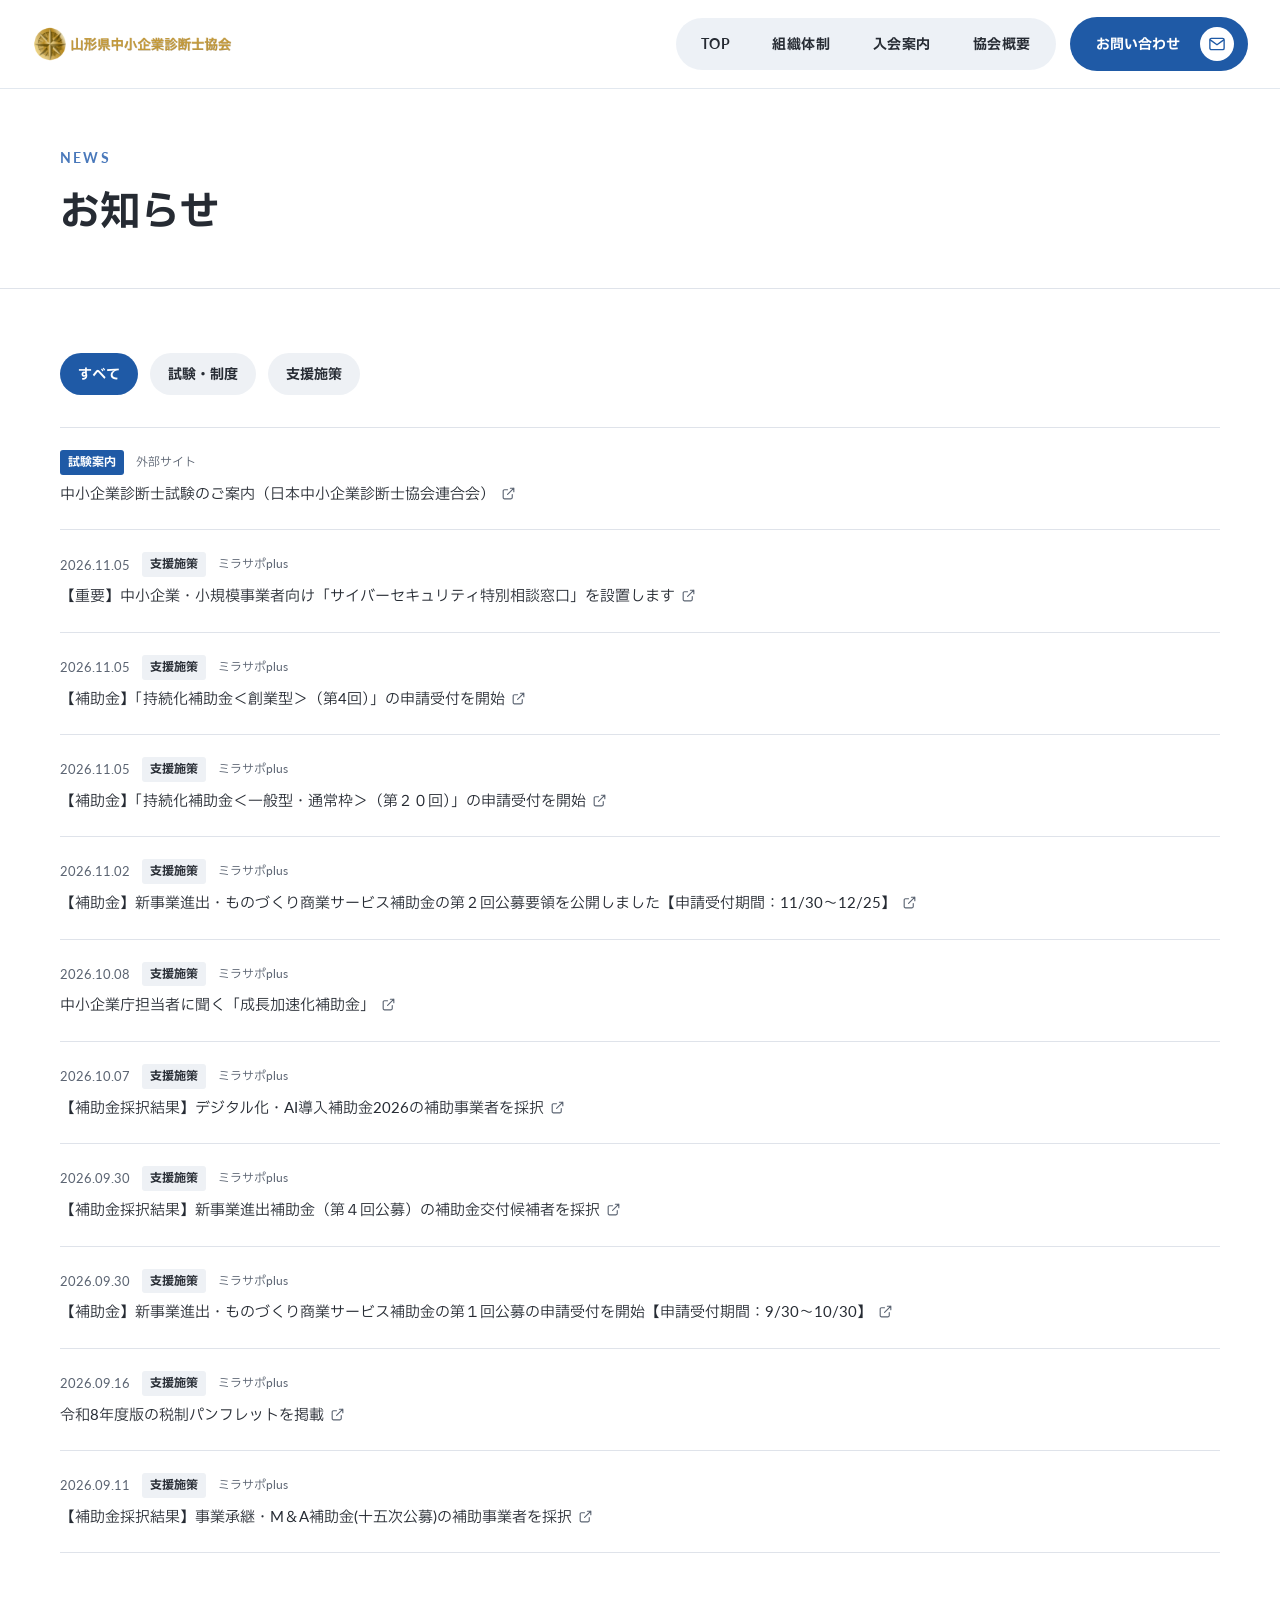
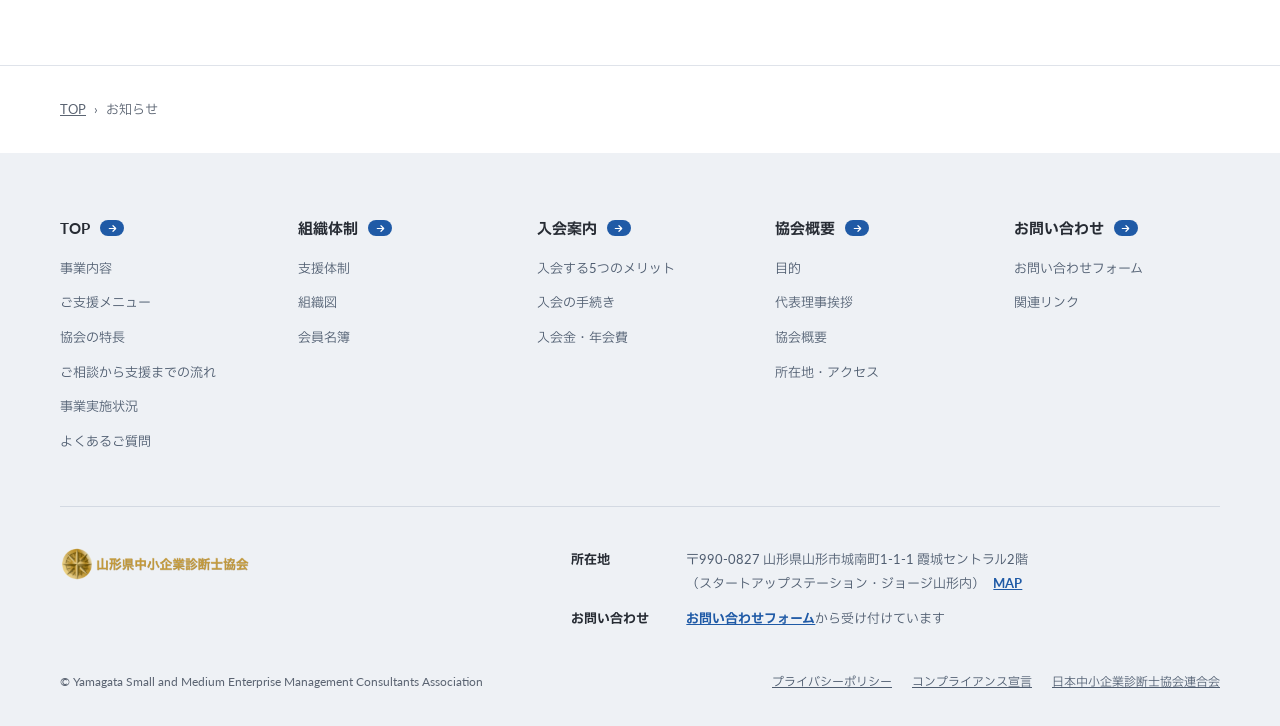
<file: news.html>
<!DOCTYPE html>
<html lang="ja">
<head>
<meta charset="UTF-8">
<meta name="viewport" content="width=device-width, initial-scale=1">
<title>お知らせ｜一般社団法人山形県中小企業診断士協会</title>
<meta name="description" content="一般社団法人山形県中小企業診断士協会からのお知らせ。">
<meta name="robots" content="noindex">
<link rel="preconnect" href="https://fonts.googleapis.com">
<link rel="preconnect" href="https://fonts.gstatic.com" crossorigin>
<link href="https://fonts.googleapis.com/css2?family=IBM+Plex+Sans+JP:wght@400;500;700&family=Lato:wght@400;700&display=swap" rel="stylesheet">
<link rel="stylesheet" href="assets/style.css?v=d879d369">
</head>
<body class="page-news">
<svg xmlns="http://www.w3.org/2000/svg" style="display:none"><symbol id="i-chart" viewBox="0 0 24 24"><path d="M4 20h16"/><path d="M7 16v-4M12 16V8M17 16V5"/></symbol><symbol id="i-repeat" viewBox="0 0 24 24"><path d="M17 2l4 4-4 4"/><path d="M3 12v-2a4 4 0 0 1 4-4h14"/><path d="M7 22l-4-4 4-4"/><path d="M21 12v2a4 4 0 0 1-4 4H3"/></symbol><symbol id="i-yen" viewBox="0 0 24 24"><circle cx="12" cy="12" r="9.5"/><path d="M8 6.5l4 5 4-5M12 11.5V18M8.5 12.5h7M8.5 15.5h7"/></symbol><symbol id="i-monitor" viewBox="0 0 24 24"><rect x="2.5" y="3.5" width="19" height="13" rx="2"/><path d="M8 20.5h8M12 16.5v4"/></symbol><symbol id="i-seminar" viewBox="0 0 24 24"><rect x="3" y="3" width="18" height="12" rx="1.5"/><path d="M12 15v3.5M8 21l4-2.5 4 2.5M7 11l3-3 2.5 2.5L17 6"/></symbol><symbol id="i-doc" viewBox="0 0 24 24"><path d="M14 2.5H6.5a2 2 0 0 0-2 2v15a2 2 0 0 0 2 2h11a2 2 0 0 0 2-2V8z"/><path d="M14 2.5V8h5.5M8.5 13h7M8.5 17h7"/></symbol><symbol id="i-mail" viewBox="0 0 24 24"><rect x="2.5" y="4.5" width="19" height="15" rx="2"/><path d="M3 6.5l9 6.5 9-6.5"/></symbol><symbol id="i-pin" viewBox="0 0 24 24"><path d="M20 10c0 6.5-8 12-8 12s-8-5.5-8-12a8 8 0 0 1 16 0z"/><circle cx="12" cy="10" r="2.8"/></symbol><symbol id="i-link" viewBox="0 0 24 24"><path d="M10 14a4.5 4.5 0 0 0 6.4 0l3.2-3.2a4.5 4.5 0 0 0-6.4-6.4l-1.1 1.1"/><path d="M14 10a4.5 4.5 0 0 0-6.4 0l-3.2 3.2a4.5 4.5 0 0 0 6.4 6.4l1.1-1.1"/></symbol><symbol id="i-shield" viewBox="0 0 24 24"><path d="M12 2.5l8 3v6c0 5-3.5 8.5-8 10-4.5-1.5-8-5-8-10v-6z"/><path d="M8.5 12l2.5 2.5 4.5-5"/></symbol><symbol id="i-talk" viewBox="0 0 24 24"><path d="M20.5 11.5a8 8 0 0 1-11.6 7.1L3.5 20.5l1.9-5.1A8 8 0 1 1 20.5 11.5z"/></symbol><symbol id="i-users" viewBox="0 0 24 24"><circle cx="9" cy="8" r="3.5"/><path d="M2.5 20.5v-1a5 5 0 0 1 5-5h3a5 5 0 0 1 5 5v1"/><path d="M16 4.6a3.5 3.5 0 0 1 0 6.8M21.5 20.5v-1a5 5 0 0 0-3.5-4.8"/></symbol><symbol id="i-userplus" viewBox="0 0 24 24"><circle cx="9" cy="8" r="3.5"/><path d="M2.5 20.5v-1a5 5 0 0 1 5-5h3a5 5 0 0 1 5 5v1M19 8v6M16 11h6"/></symbol><symbol id="i-building" viewBox="0 0 24 24"><path d="M3 21h18M5 21V8l7-5 7 5v13M9.5 21v-5h5v5M9 11h.01M15 11h.01"/></symbol><symbol id="i-book" viewBox="0 0 24 24"><path d="M2.5 4h6a3.5 3.5 0 0 1 3.5 3.5V21a3 3 0 0 0-3-3H2.5zM21.5 4h-6A3.5 3.5 0 0 0 12 7.5V21a3 3 0 0 1 3-3h6.5z"/></symbol><symbol id="i-search" viewBox="0 0 24 24"><circle cx="11" cy="11" r="7"/><path d="M20.5 20.5l-4.5-4.5"/></symbol><symbol id="i-clipboard" viewBox="0 0 24 24"><path d="M16 4.5h2a2 2 0 0 1 2 2v13a2 2 0 0 1-2 2H6a2 2 0 0 1-2-2v-13a2 2 0 0 1 2-2h2"/><rect x="8" y="2.5" width="8" height="4" rx="1"/><path d="M8.5 12h7M8.5 16h5"/></symbol><symbol id="i-award" viewBox="0 0 24 24"><circle cx="12" cy="9" r="6"/><path d="M8.5 14L7 22l5-3 5 3-1.5-8"/></symbol><symbol id="i-arrow" viewBox="0 0 24 24"><path d="M5 12h14M13 6l6 6-6 6"/></symbol><symbol id="i-chev" viewBox="0 0 24 24"><path d="M9 6l6 6-6 6"/></symbol><symbol id="i-down" viewBox="0 0 24 24"><path d="M6 9l6 6 6-6"/></symbol><symbol id="i-alert" viewBox="0 0 24 24"><circle cx="12" cy="12" r="9.5"/><path d="M12 7.5v5.5M12 16.5h.01"/></symbol><symbol id="i-megaphone" viewBox="0 0 24 24"><path d="M3 10.5v3l15 5.5V5z"/><path d="M7.5 14.6l1 4.4a1.5 1.5 0 0 0 1.5 1.2h1.3a1 1 0 0 0 1-1.2l-.8-3"/><path d="M21 9.5v5"/></symbol><symbol id="i-out" viewBox="0 0 24 24"><path d="M18 13.5v5a2 2 0 0 1-2 2H5.5a2 2 0 0 1-2-2V8a2 2 0 0 1 2-2h5"/><path d="M15 3.5h5.5V9M10.5 13.5l10-10"/></symbol><symbol id="i-close" viewBox="0 0 24 24"><path d="M6 6l12 12M18 6L6 18"/></symbol><symbol id="i-download" viewBox="0 0 24 24"><path d="M12 3.5v12M7 10.5l5 5 5-5M4 20.5h16"/></symbol></svg>
<header class="site-header">
  <div class="site-header__inner">
    <a class="site-logo" href="index.html"><img class="site-logo__color" src="assets/img/logo.png" alt="一般社団法人山形県中小企業診断士協会" width="630" height="102"></a>
    <nav class="gnav" aria-label="メインメニュー">
      <ul class="gnav__list">
        <li><a href="index.html">TOP</a></li>
        <li><a href="organization.html">組織体制</a></li>
        <li><a href="signup.html">入会案内</a></li>
        <li><a href="about.html">協会概要</a></li>
      </ul>
    </nav>
    <a class="head-contact" href="contact.html"><span>お問い合わせ</span><span class="head-contact__mail"><svg class="icon" aria-hidden="true"><use href="#i-mail"/></svg></span></a>
    <button class="menu-toggle" type="button" aria-expanded="false" aria-controls="drawer" aria-label="メニューを開く"><span></span><span></span><span></span></button>
  </div>
  <div class="drawer" id="drawer">
    <ul>
      <li><a href="index.html">TOP</a></li>
      <li><a href="organization.html">組織体制</a></li>
      <li><a href="signup.html">入会案内</a></li>
      <li><a href="about.html">協会概要</a></li>
      <li><a href="access.html">所在地・アクセス</a></li>
      <li><a href="links.html">関連リンク</a></li>
    </ul>
    <a class="head-contact" href="contact.html"><span>お問い合わせ</span><span class="head-contact__mail"><svg class="icon" aria-hidden="true"><use href="#i-mail"/></svg></span></a>
  </div>
</header>
<main>
<section class="page-head page-head--simple">
  <div class="wrap">
    <span class="eyebrow" lang="en">News</span>
    <h1>お知らせ</h1>
  </div>
</section>

<div class="section section--entry">
  <div class="wrap">
    <nav class="news-filter" aria-label="カテゴリ">
      <ul>
        <li><a href="news.html" aria-current="page">すべて</a></li>
        <li><a href="#kyokai">協会から</a></li>
        <li><a href="#shiken">試験・制度</a></li>
        <li><a href="#seminar">セミナー・研修</a></li>
        <li><a href="#shien">支援施策</a></li>
      </ul>
    </nav>

    <ul class="news-list">
      <li class="news-list__pin" data-cat="shiken"><a href="https://www.jf-cmca.jp/contents/007_shiken.html" target="_blank" rel="noopener"><span class="news-list__meta"><span class="tag tag--pin">試験案内</span><span class="news-list__src">外部サイト</span></span>中小企業診断士試験のご案内（日本中小企業診断士協会連合会）<svg class="icon" aria-hidden="true"><use href="#i-out"/></svg></a></li>
      <li data-cat="shien"><a href="https://mirasapo-plus.go.jp/infomation/34086/" target="_blank" rel="noopener"><span class="news-list__meta"><time datetime="2026-11-05">2026.11.05</time><span class="tag">支援施策</span><span class="news-list__src">ミラサポplus</span></span>【重要】中小企業・小規模事業者向け「サイバーセキュリティ特別相談窓口」を設置します<svg class="icon" aria-hidden="true"><use href="#i-out"/></svg></a></li>
      <li data-cat="shien"><a href="https://mirasapo-plus.go.jp/infomation/34135/" target="_blank" rel="noopener"><span class="news-list__meta"><time datetime="2026-11-05">2026.11.05</time><span class="tag">支援施策</span><span class="news-list__src">ミラサポplus</span></span>【補助金】「持続化補助金＜創業型＞（第4回）」の申請受付を開始<svg class="icon" aria-hidden="true"><use href="#i-out"/></svg></a></li>
      <li data-cat="shien"><a href="https://mirasapo-plus.go.jp/infomation/34154/" target="_blank" rel="noopener"><span class="news-list__meta"><time datetime="2026-11-05">2026.11.05</time><span class="tag">支援施策</span><span class="news-list__src">ミラサポplus</span></span>【補助金】「持続化補助金＜一般型・通常枠＞（第２０回）」の申請受付を開始<svg class="icon" aria-hidden="true"><use href="#i-out"/></svg></a></li>
      <li data-cat="shien"><a href="https://mirasapo-plus.go.jp/infomation/34119/" target="_blank" rel="noopener"><span class="news-list__meta"><time datetime="2026-11-02">2026.11.02</time><span class="tag">支援施策</span><span class="news-list__src">ミラサポplus</span></span>【補助金】新事業進出・ものづくり商業サービス補助金の第２回公募要領を公開しました【申請受付期間：11/30～12/25】<svg class="icon" aria-hidden="true"><use href="#i-out"/></svg></a></li>
      <li data-cat="shien"><a href="https://mirasapo-plus.go.jp/infomation/34029/" target="_blank" rel="noopener"><span class="news-list__meta"><time datetime="2026-10-08">2026.10.08</time><span class="tag">支援施策</span><span class="news-list__src">ミラサポplus</span></span>中小企業庁担当者に聞く「成長加速化補助金」<svg class="icon" aria-hidden="true"><use href="#i-out"/></svg></a></li>
      <li data-cat="shien"><a href="https://mirasapo-plus.go.jp/infomation/33237/" target="_blank" rel="noopener"><span class="news-list__meta"><time datetime="2026-10-07">2026.10.07</time><span class="tag">支援施策</span><span class="news-list__src">ミラサポplus</span></span>【補助金採択結果】デジタル化・AI導入補助金2026の補助事業者を採択<svg class="icon" aria-hidden="true"><use href="#i-out"/></svg></a></li>
      <li data-cat="shien"><a href="https://mirasapo-plus.go.jp/infomation/33372/" target="_blank" rel="noopener"><span class="news-list__meta"><time datetime="2026-09-30">2026.09.30</time><span class="tag">支援施策</span><span class="news-list__src">ミラサポplus</span></span>【補助金採択結果】新事業進出補助金（第４回公募）の補助金交付候補者を採択<svg class="icon" aria-hidden="true"><use href="#i-out"/></svg></a></li>
      <li data-cat="shien"><a href="https://mirasapo-plus.go.jp/infomation/33970/" target="_blank" rel="noopener"><span class="news-list__meta"><time datetime="2026-09-30">2026.09.30</time><span class="tag">支援施策</span><span class="news-list__src">ミラサポplus</span></span>【補助金】新事業進出・ものづくり商業サービス補助金の第１回公募の申請受付を開始【申請受付期間：9/30～10/30】<svg class="icon" aria-hidden="true"><use href="#i-out"/></svg></a></li>
      <li data-cat="shien"><a href="https://mirasapo-plus.go.jp/infomation/33825/" target="_blank" rel="noopener"><span class="news-list__meta"><time datetime="2026-09-16">2026.09.16</time><span class="tag">支援施策</span><span class="news-list__src">ミラサポplus</span></span>令和8年度版の税制パンフレットを掲載<svg class="icon" aria-hidden="true"><use href="#i-out"/></svg></a></li>
      <li data-cat="shien"><a href="https://mirasapo-plus.go.jp/infomation/33776/" target="_blank" rel="noopener"><span class="news-list__meta"><time datetime="2026-09-11">2026.09.11</time><span class="tag">支援施策</span><span class="news-list__src">ミラサポplus</span></span>【補助金採択結果】事業承継・M＆A補助金(十五次公募)の補助事業者を採択<svg class="icon" aria-hidden="true"><use href="#i-out"/></svg></a></li>
      <li class="news-list__empty" hidden>現在、お知らせはありません。</li>
    </ul>
  </div>
</div>
<script>
  {
    const tabs = document.querySelectorAll('.news-filter a');
    const items = document.querySelectorAll('.news-list li[data-cat]');
    const empty = document.querySelector('.news-list__empty');
    tabs.forEach((a) => {
      if (a.hash && ![...items].some((li) => '#' + li.dataset.cat === a.hash)) a.parentElement.hidden = true;
    });
    const filter = () => {
      const cat = [...tabs].some((a) => a.hash && a.hash === location.hash) ? location.hash.slice(1) : '';
      let shown = 0;
      items.forEach((li) => {
        li.hidden = cat !== '' && li.dataset.cat !== cat;
        shown += li.hidden ? 0 : 1;
      });
      empty.hidden = shown > 0;
      tabs.forEach((a) => (a.hash === (cat && '#' + cat) ? a.setAttribute('aria-current', 'page') : a.removeAttribute('aria-current')));
    };
    window.addEventListener('hashchange', filter);
    filter();
  }
</script>
</main>
<nav class="crumb" aria-label="パンくずリスト"><ol class="wrap"><li><a href="index.html">TOP</a></li><li aria-current="page">お知らせ</li></ol></nav>
<footer class="site-footer">
  <div class="wrap">
    <div class="footer-nav">
      <div>
        <h2><a href="index.html">TOP<span class="arrow"><svg class="icon" aria-hidden="true"><use href="#i-arrow"/></svg></span></a></h2>
        <ul>
          <li><a href="index.html#business">事業内容</a></li>
          <li><a href="index.html#service">ご支援メニュー</a></li>
          <li><a href="index.html#features">協会の特長</a></li>
          <li><a href="index.html#flow">ご相談から支援までの流れ</a></li>
          <li><a href="index.html#record">事業実施状況</a></li>
          <li><a href="index.html#faq">よくあるご質問</a></li>
        </ul>
      </div>
      <div>
        <h2><a href="organization.html">組織体制<span class="arrow"><svg class="icon" aria-hidden="true"><use href="#i-arrow"/></svg></span></a></h2>
        <ul>
          <li><a href="organization.html#system">支援体制</a></li>
          <li><a href="organization.html#chart">組織図</a></li>
          <li><a href="organization.html#members">会員名簿</a></li>
        </ul>
      </div>
      <div>
        <h2><a href="signup.html">入会案内<span class="arrow"><svg class="icon" aria-hidden="true"><use href="#i-arrow"/></svg></span></a></h2>
        <ul>
          <li><a href="signup.html#merit">入会する5つのメリット</a></li>
          <li><a href="signup.html#procedure">入会の手続き</a></li>
          <li><a href="signup.html#fee">入会金・年会費</a></li>
        </ul>
      </div>
      <div>
        <h2><a href="about.html">協会概要<span class="arrow"><svg class="icon" aria-hidden="true"><use href="#i-arrow"/></svg></span></a></h2>
        <ul>
          <li><a href="about.html#purpose">目的</a></li>
          <li><a href="about.html#message">代表理事挨拶</a></li>
          <li><a href="about.html#overview">協会概要</a></li>
          <li><a href="access.html">所在地・アクセス</a></li>
        </ul>
      </div>
      <div>
        <h2><a href="contact.html">お問い合わせ<span class="arrow"><svg class="icon" aria-hidden="true"><use href="#i-arrow"/></svg></span></a></h2>
        <ul>
          <li><a href="contact.html">お問い合わせフォーム</a></li>
          <li><a href="links.html">関連リンク</a></li>
        </ul>
      </div>
    </div>
    <div class="footer-info">
      <a class="footer-logo" href="index.html"><img src="assets/img/logo.png" alt="一般社団法人山形県中小企業診断士協会" width="630" height="102"></a>
      <dl>
        <dt>所在地</dt>
        <dd>〒990-0827 山形県山形市城南町1-1-1 霞城セントラル2階（スタートアップステーション・ジョージ山形内）<a class="map-inline" href="access.html">MAP</a></dd>
        <dt>お問い合わせ</dt>
        <dd><a href="contact.html">お問い合わせフォーム</a>から受け付けています</dd>
      </dl>
    </div>
    <div class="footer-bottom">
      <p class="copyright">© Yamagata Small and Medium Enterprise Management Consultants Association</p>
      <ul>
        <li><a href="privacy-policy.html">プライバシーポリシー</a></li>
        <li><a href="compliance.html">コンプライアンス宣言</a></li>
        <li><a href="https://www.jf-cmca.jp/" target="_blank" rel="noopener">日本中小企業診断士協会連合会</a></li>
      </ul>
    </div>
  </div>
</footer>
<a class="float-cta" href="contact.html">ご相談はこちら<span class="arrow"><svg class="icon" aria-hidden="true"><use href="#i-arrow"/></svg></span></a>
<script>
  const h = document.querySelector('.site-header');
  const t = document.querySelector('.menu-toggle');
  const d = document.getElementById('drawer');
  const f = document.querySelector('.float-cta');
  const foot = document.querySelector('.site-footer');
  const solid = () => {
    let nearFoot = false;
    if (foot) {
      const r = foot.getBoundingClientRect();
      nearFoot = r.top < window.innerHeight - 24;
    }
    const show = window.scrollY > 600 && !d.classList.contains('is-open') && !nearFoot;
    f.classList.toggle('is-shown', show);
    f.classList.toggle('is-footer-hidden', nearFoot);
  };
  t.addEventListener('click', () => {
    const open = d.classList.toggle('is-open');
    t.setAttribute('aria-expanded', open);
    t.setAttribute('aria-label', open ? 'メニューを閉じる' : 'メニューを開く');
    solid();
  });
  window.addEventListener('scroll', solid, { passive: true });
  window.addEventListener('resize', solid);
  solid();

  const svc = document.querySelector('.page-index .top-service');
  if (svc) {
    const panel = svc.querySelector('.top-service__panel');
    const track = svc.querySelector('.svc-cards');
    const sp = matchMedia('(max-width: 600px)');
    const still = matchMedia('(prefers-reduced-motion: reduce)');
    let dist = 0;
    const move = () => {
      if (!svc.classList.contains('is-hscroll')) return;
      const passed = parseFloat(panel.style.top) - svc.getBoundingClientRect().top;
      track.style.transform = `translateX(${-Math.min(Math.max(passed, 0), dist)}px)`;
    };
    const layout = () => {
      const on = sp.matches && !still.matches;
      svc.classList.toggle('is-hscroll', on);
      svc.style.height = panel.style.top = track.style.transform = '';
      if (!on) return;
      const last = track.lastElementChild;
      dist = Math.max(0, last.offsetLeft + last.offsetWidth + parseFloat(getComputedStyle(track).paddingRight) - track.clientWidth);
      panel.style.top = Math.min(h.offsetHeight + 8, innerHeight - panel.offsetHeight - 8) + 'px';
      svc.style.height = panel.offsetHeight + dist + 'px';
      move();
    };
    window.addEventListener('scroll', move, { passive: true });
    window.addEventListener('resize', layout);
    window.addEventListener('load', layout);
    sp.addEventListener('change', layout);
    layout();
  }
</script>
</body>
</html>
</file>
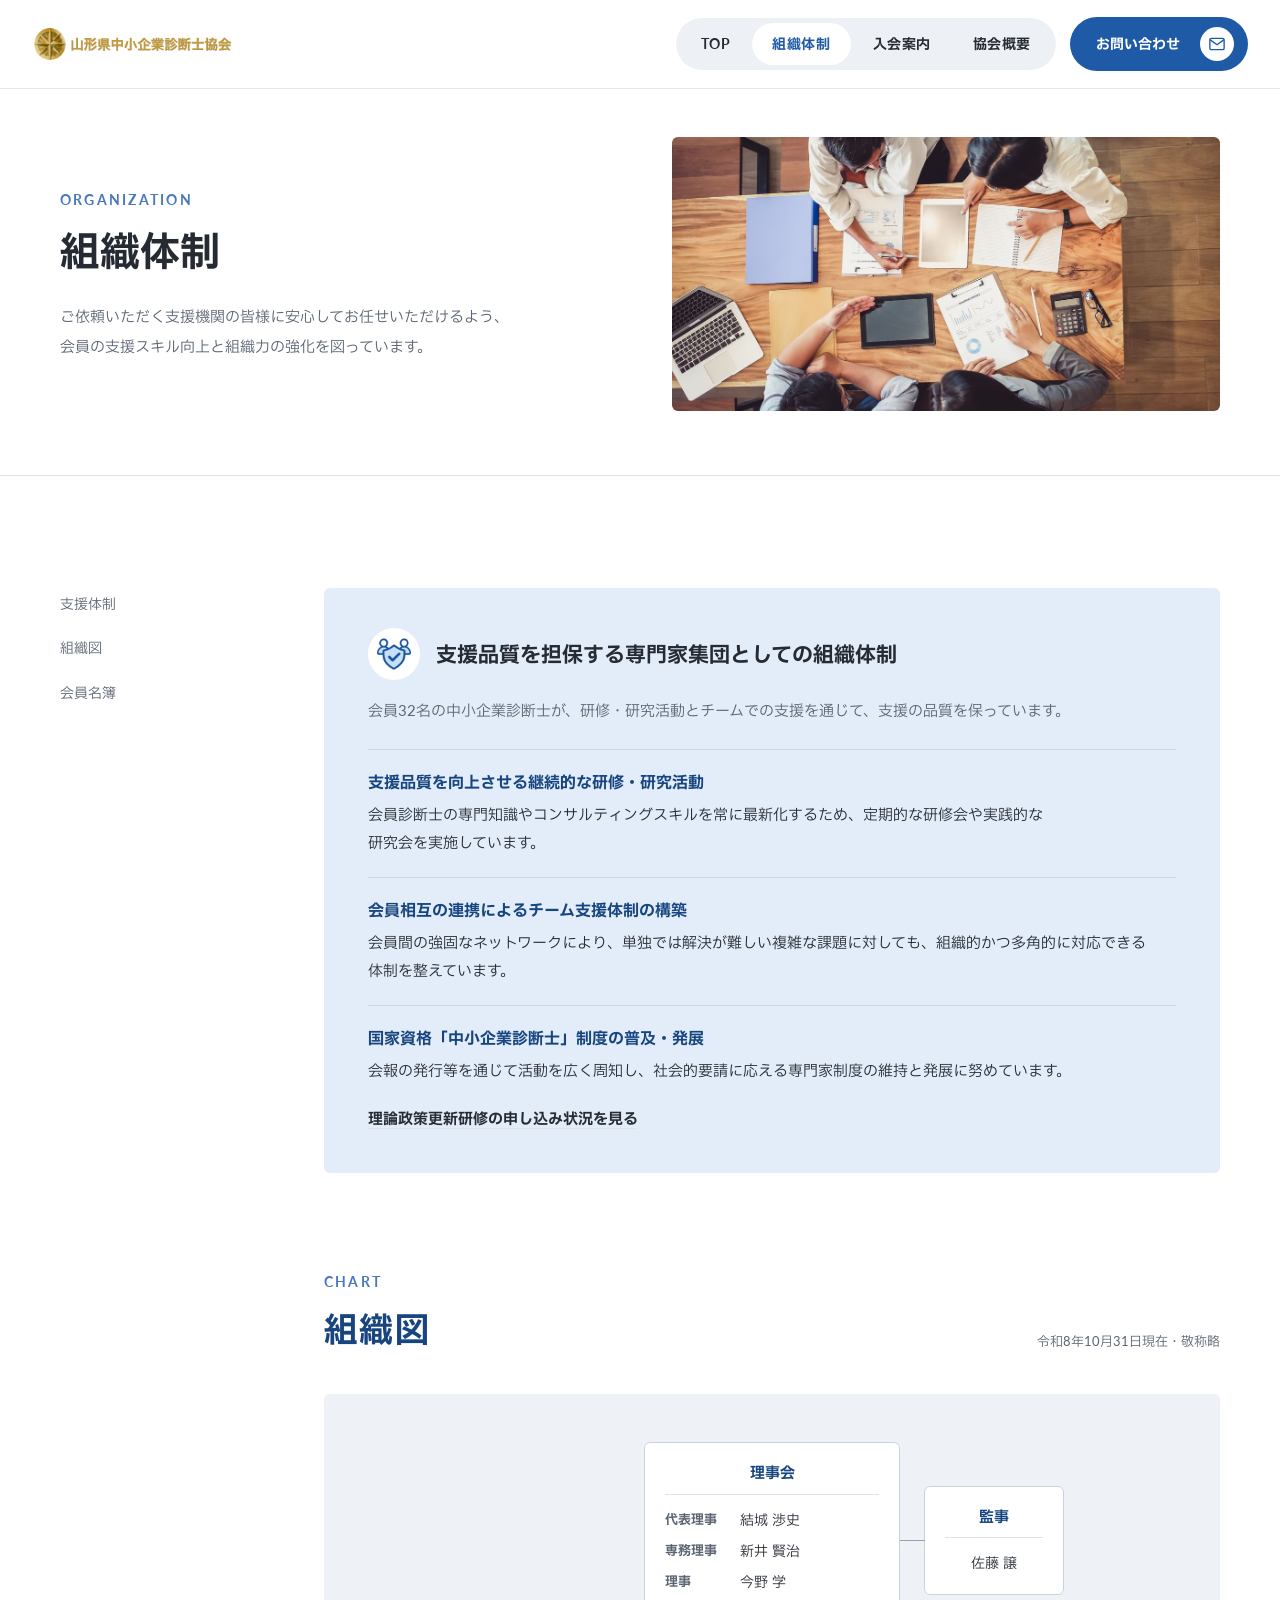
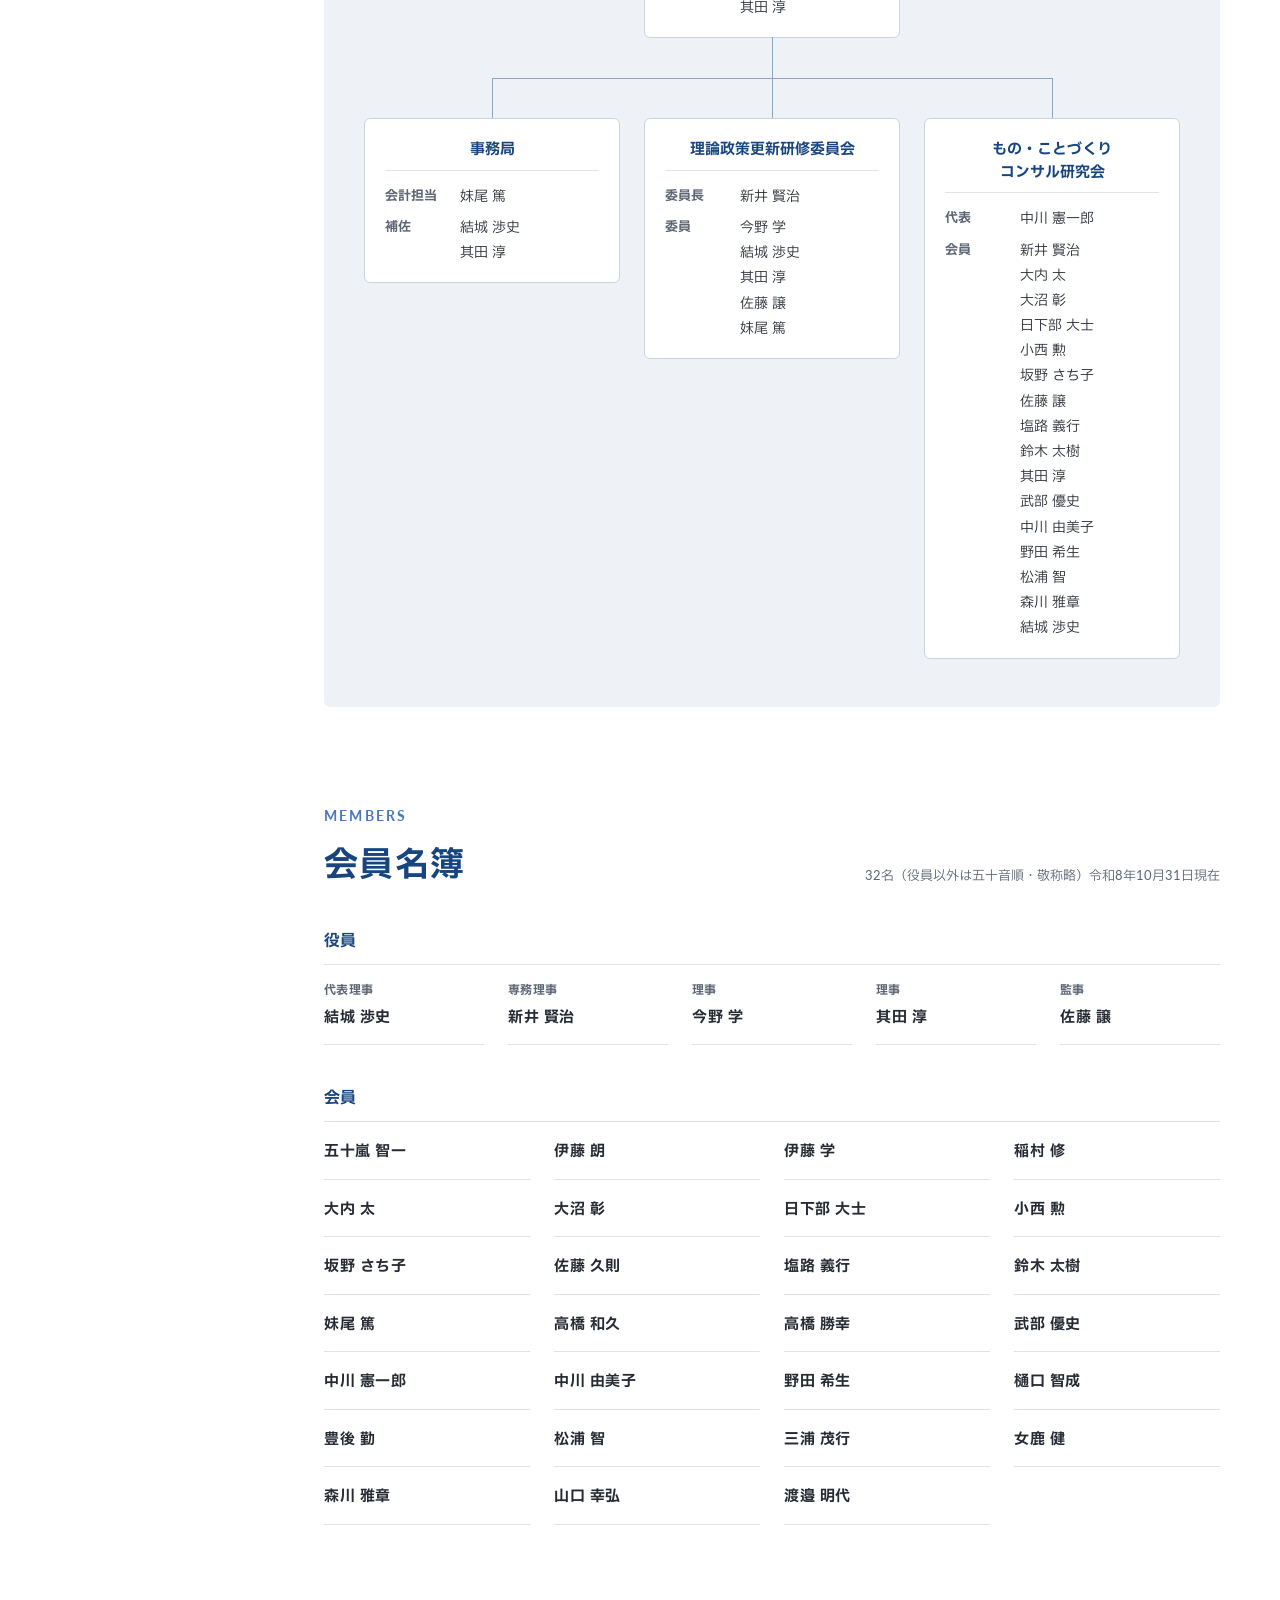
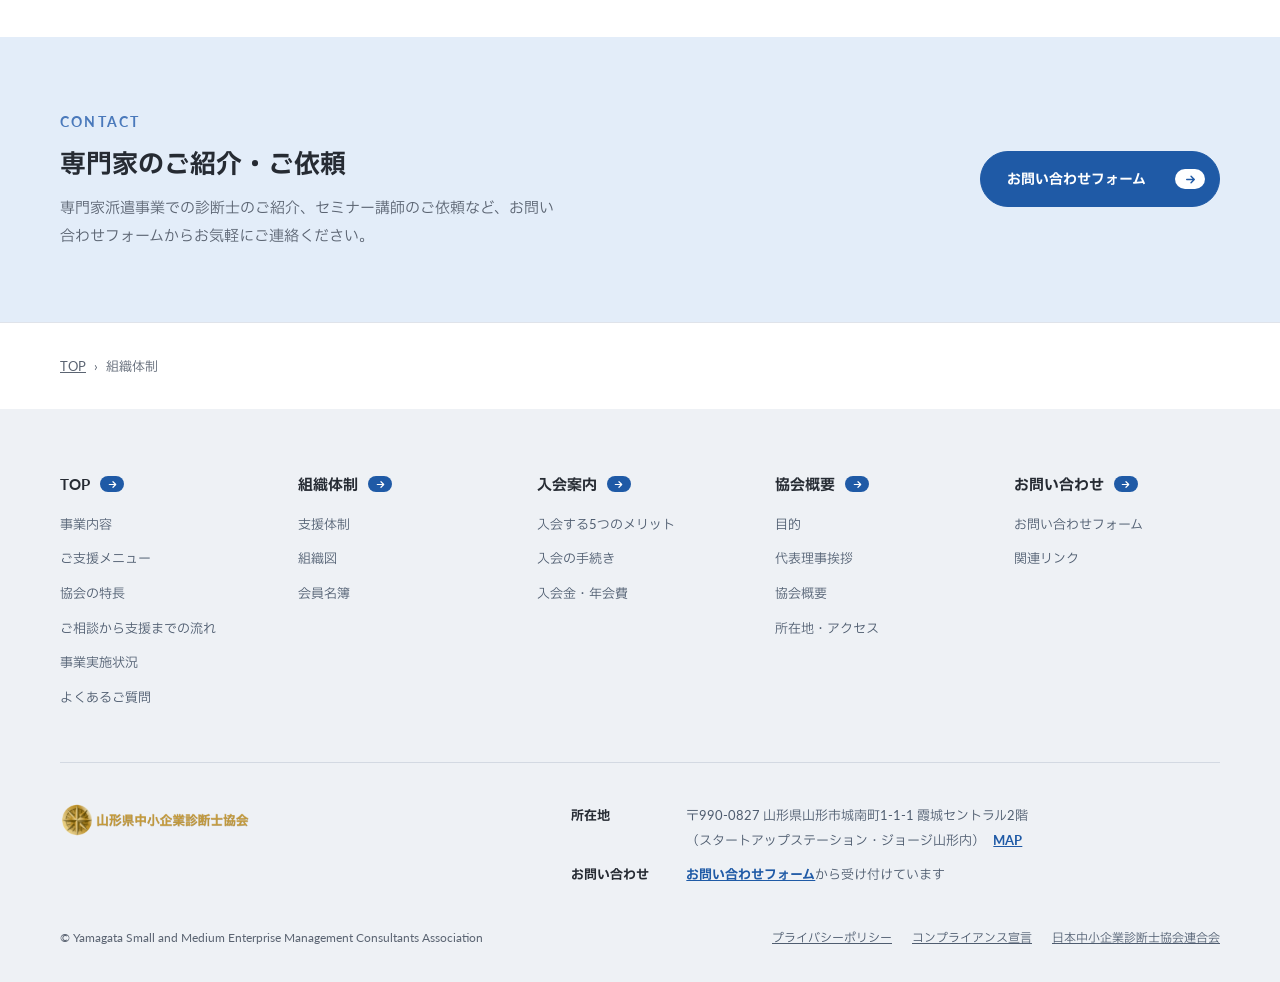
<file: organization.html>
<!DOCTYPE html>
<html lang="ja">
<head>
<meta charset="UTF-8">
<meta name="viewport" content="width=device-width, initial-scale=1">
<title>組織体制｜一般社団法人山形県中小企業診断士協会</title>
<meta name="description" content="一般社団法人山形県中小企業診断士協会の支援体制、組織図、会員名簿。">
<meta name="robots" content="noindex">
<link rel="preconnect" href="https://fonts.googleapis.com">
<link rel="preconnect" href="https://fonts.gstatic.com" crossorigin>
<link href="https://fonts.googleapis.com/css2?family=IBM+Plex+Sans+JP:wght@400;500;700&family=Lato:wght@400;700&display=swap" rel="stylesheet">
<link rel="stylesheet" href="assets/style.css?v=d879d369">
</head>
<body class="page-organization">
<svg xmlns="http://www.w3.org/2000/svg" style="display:none"><symbol id="i-chart" viewBox="0 0 24 24"><path d="M4 20h16"/><path d="M7 16v-4M12 16V8M17 16V5"/></symbol><symbol id="i-repeat" viewBox="0 0 24 24"><path d="M17 2l4 4-4 4"/><path d="M3 12v-2a4 4 0 0 1 4-4h14"/><path d="M7 22l-4-4 4-4"/><path d="M21 12v2a4 4 0 0 1-4 4H3"/></symbol><symbol id="i-yen" viewBox="0 0 24 24"><circle cx="12" cy="12" r="9.5"/><path d="M8 6.5l4 5 4-5M12 11.5V18M8.5 12.5h7M8.5 15.5h7"/></symbol><symbol id="i-monitor" viewBox="0 0 24 24"><rect x="2.5" y="3.5" width="19" height="13" rx="2"/><path d="M8 20.5h8M12 16.5v4"/></symbol><symbol id="i-seminar" viewBox="0 0 24 24"><rect x="3" y="3" width="18" height="12" rx="1.5"/><path d="M12 15v3.5M8 21l4-2.5 4 2.5M7 11l3-3 2.5 2.5L17 6"/></symbol><symbol id="i-doc" viewBox="0 0 24 24"><path d="M14 2.5H6.5a2 2 0 0 0-2 2v15a2 2 0 0 0 2 2h11a2 2 0 0 0 2-2V8z"/><path d="M14 2.5V8h5.5M8.5 13h7M8.5 17h7"/></symbol><symbol id="i-mail" viewBox="0 0 24 24"><rect x="2.5" y="4.5" width="19" height="15" rx="2"/><path d="M3 6.5l9 6.5 9-6.5"/></symbol><symbol id="i-pin" viewBox="0 0 24 24"><path d="M20 10c0 6.5-8 12-8 12s-8-5.5-8-12a8 8 0 0 1 16 0z"/><circle cx="12" cy="10" r="2.8"/></symbol><symbol id="i-link" viewBox="0 0 24 24"><path d="M10 14a4.5 4.5 0 0 0 6.4 0l3.2-3.2a4.5 4.5 0 0 0-6.4-6.4l-1.1 1.1"/><path d="M14 10a4.5 4.5 0 0 0-6.4 0l-3.2 3.2a4.5 4.5 0 0 0 6.4 6.4l1.1-1.1"/></symbol><symbol id="i-shield" viewBox="0 0 24 24"><path d="M12 2.5l8 3v6c0 5-3.5 8.5-8 10-4.5-1.5-8-5-8-10v-6z"/><path d="M8.5 12l2.5 2.5 4.5-5"/></symbol><symbol id="i-talk" viewBox="0 0 24 24"><path d="M20.5 11.5a8 8 0 0 1-11.6 7.1L3.5 20.5l1.9-5.1A8 8 0 1 1 20.5 11.5z"/></symbol><symbol id="i-users" viewBox="0 0 24 24"><circle cx="9" cy="8" r="3.5"/><path d="M2.5 20.5v-1a5 5 0 0 1 5-5h3a5 5 0 0 1 5 5v1"/><path d="M16 4.6a3.5 3.5 0 0 1 0 6.8M21.5 20.5v-1a5 5 0 0 0-3.5-4.8"/></symbol><symbol id="i-userplus" viewBox="0 0 24 24"><circle cx="9" cy="8" r="3.5"/><path d="M2.5 20.5v-1a5 5 0 0 1 5-5h3a5 5 0 0 1 5 5v1M19 8v6M16 11h6"/></symbol><symbol id="i-building" viewBox="0 0 24 24"><path d="M3 21h18M5 21V8l7-5 7 5v13M9.5 21v-5h5v5M9 11h.01M15 11h.01"/></symbol><symbol id="i-book" viewBox="0 0 24 24"><path d="M2.5 4h6a3.5 3.5 0 0 1 3.5 3.5V21a3 3 0 0 0-3-3H2.5zM21.5 4h-6A3.5 3.5 0 0 0 12 7.5V21a3 3 0 0 1 3-3h6.5z"/></symbol><symbol id="i-search" viewBox="0 0 24 24"><circle cx="11" cy="11" r="7"/><path d="M20.5 20.5l-4.5-4.5"/></symbol><symbol id="i-clipboard" viewBox="0 0 24 24"><path d="M16 4.5h2a2 2 0 0 1 2 2v13a2 2 0 0 1-2 2H6a2 2 0 0 1-2-2v-13a2 2 0 0 1 2-2h2"/><rect x="8" y="2.5" width="8" height="4" rx="1"/><path d="M8.5 12h7M8.5 16h5"/></symbol><symbol id="i-award" viewBox="0 0 24 24"><circle cx="12" cy="9" r="6"/><path d="M8.5 14L7 22l5-3 5 3-1.5-8"/></symbol><symbol id="i-arrow" viewBox="0 0 24 24"><path d="M5 12h14M13 6l6 6-6 6"/></symbol><symbol id="i-chev" viewBox="0 0 24 24"><path d="M9 6l6 6-6 6"/></symbol><symbol id="i-down" viewBox="0 0 24 24"><path d="M6 9l6 6 6-6"/></symbol><symbol id="i-alert" viewBox="0 0 24 24"><circle cx="12" cy="12" r="9.5"/><path d="M12 7.5v5.5M12 16.5h.01"/></symbol><symbol id="i-megaphone" viewBox="0 0 24 24"><path d="M3 10.5v3l15 5.5V5z"/><path d="M7.5 14.6l1 4.4a1.5 1.5 0 0 0 1.5 1.2h1.3a1 1 0 0 0 1-1.2l-.8-3"/><path d="M21 9.5v5"/></symbol><symbol id="i-out" viewBox="0 0 24 24"><path d="M18 13.5v5a2 2 0 0 1-2 2H5.5a2 2 0 0 1-2-2V8a2 2 0 0 1 2-2h5"/><path d="M15 3.5h5.5V9M10.5 13.5l10-10"/></symbol><symbol id="i-close" viewBox="0 0 24 24"><path d="M6 6l12 12M18 6L6 18"/></symbol><symbol id="i-download" viewBox="0 0 24 24"><path d="M12 3.5v12M7 10.5l5 5 5-5M4 20.5h16"/></symbol></svg>
<header class="site-header">
  <div class="site-header__inner">
    <a class="site-logo" href="index.html"><img class="site-logo__color" src="assets/img/logo.png" alt="一般社団法人山形県中小企業診断士協会" width="630" height="102"></a>
    <nav class="gnav" aria-label="メインメニュー">
      <ul class="gnav__list">
        <li><a href="index.html">TOP</a></li>
        <li><a href="organization.html" aria-current="page">組織体制</a></li>
        <li><a href="signup.html">入会案内</a></li>
        <li><a href="about.html">協会概要</a></li>
      </ul>
    </nav>
    <a class="head-contact" href="contact.html"><span>お問い合わせ</span><span class="head-contact__mail"><svg class="icon" aria-hidden="true"><use href="#i-mail"/></svg></span></a>
    <button class="menu-toggle" type="button" aria-expanded="false" aria-controls="drawer" aria-label="メニューを開く"><span></span><span></span><span></span></button>
  </div>
  <div class="drawer" id="drawer">
    <ul>
      <li><a href="index.html">TOP</a></li>
      <li><a href="organization.html">組織体制</a></li>
      <li><a href="signup.html">入会案内</a></li>
      <li><a href="about.html">協会概要</a></li>
      <li><a href="access.html">所在地・アクセス</a></li>
      <li><a href="links.html">関連リンク</a></li>
    </ul>
    <a class="head-contact" href="contact.html"><span>お問い合わせ</span><span class="head-contact__mail"><svg class="icon" aria-hidden="true"><use href="#i-mail"/></svg></span></a>
  </div>
</header>
<main>
<section class="page-head">
  <div class="wrap page-head__inner">
    <div>
      <span class="eyebrow" lang="en">Organization</span>
      <h1>組織体制</h1>
      <p>ご依頼いただく支援機関の皆様に<wbr>安心してお任せいただけるよう、<wbr>会員の支援スキル向上と<wbr>組織力の強化を図っています。</p>
    </div>
    <img src="assets/img/team.jpg" alt="" width="1200" height="675">
  </div>
</section>

<div class="section">
  <div class="wrap side-layout">
    <nav class="side-nav" aria-label="ページ内リンク">
      <ul>
        <li><a href="#system">支援体制</a></li>
        <li><a href="#chart">組織図</a></li>
        <li><a href="#members">会員名簿</a></li>
      </ul>
    </nav>

    <div class="side-body">
      <section class="panel" id="system" aria-labelledby="h-system">
        <h2 class="panel__title" id="h-system"><span class="ic"><img src="assets/img/icons/quality-team.png" alt="" width="34" height="34"></span>支援品質を担保する専門家集団としての組織体制</h2>
        <p class="panel__lead">会員32名の中小企業診断士が、研修・研究活動とチームでの支援を通じて、支援の品質を保っています。</p>
        <div class="panel__items">
          <div>
            <h3>支援品質を向上させる継続的な研修・研究活動</h3>
            <p>会員診断士の専門知識やコンサルティングスキルを常に最新化するため、定期的な研修会や実践的な研究会を実施しています。</p>
          </div>
          <div>
            <h3>会員相互の連携によるチーム支援体制の構築</h3>
            <p>会員間の強固なネットワークにより、単独では解決が難しい複雑な課題に対しても、組織的かつ多角的に対応できる体制を整えています。</p>
          </div>
          <div>
            <h3>国家資格「中小企業診断士」制度の普及・発展</h3>
            <p>会報の発行等を通じて活動を広く周知し、社会的要請に応える専門家制度の維持と発展に努めています。</p>
          </div>
        </div>
        <p class="panel__link"><a class="text-link" href="https://www.jf-cmca.jp/open/static/theorytrainingindex.jsf" target="_blank" rel="noopener">理論政策更新研修の申し込み状況を見る</a></p>
      </section>

      <section class="side-sec" id="chart" aria-labelledby="h-chart">
        <div class="sec-head sec-head--row">
          <div>
            <span class="eyebrow" lang="en">Chart</span>
            <h2 class="sec-title" id="h-chart">組織図</h2>
          </div>
          <p class="side-note">令和8年10月31日現在・敬称略</p>
        </div>
        <div class="org-chart">
          <div class="org-chart__top">
            <div class="org-box org-box--main">
              <p class="org-box__name">理事会</p>
              <dl>
                <dt>代表理事</dt><dd>結城&nbsp;渉史</dd>
                <dt>専務理事</dt><dd>新井&nbsp;賢治</dd>
                <dt>理事</dt><dd><span>今野&nbsp;学</span><span>其田&nbsp;淳</span></dd>
              </dl>
            </div>
            <div class="org-box org-box--side">
              <p class="org-box__name">監事</p>
              <dl><dt class="vh">監事</dt><dd>佐藤&nbsp;譲</dd></dl>
            </div>
          </div>
          <ul class="org-chart__units">
            <li class="org-box">
              <p class="org-box__name">事務局</p>
              <dl>
                <dt>会計担当</dt><dd>妹尾&nbsp;篤</dd>
                <dt>補佐</dt><dd><span>結城&nbsp;渉史</span><span>其田&nbsp;淳</span></dd>
              </dl>
            </li>
            <li class="org-box">
              <p class="org-box__name">理論政策更新研修委員会</p>
              <dl>
                <dt>委員長</dt><dd>新井&nbsp;賢治</dd>
                <dt>委員</dt><dd><span>今野&nbsp;学</span><span>結城&nbsp;渉史</span><span>其田&nbsp;淳</span><span>佐藤&nbsp;譲</span><span>妹尾&nbsp;篤</span></dd>
              </dl>
            </li>
            <li class="org-box">
              <p class="org-box__name">もの・ことづくり<br>コンサル研究会</p>
              <dl>
                <dt>代表</dt><dd>中川&nbsp;憲一郎</dd>
                <dt>会員</dt><dd><span>新井&nbsp;賢治</span><span>大内&nbsp;太</span><span>大沼&nbsp;彰</span><span>日下部&nbsp;大士</span><span>小西&nbsp;勲</span><span>坂野&nbsp;さち子</span><span>佐藤&nbsp;譲</span><span>塩路&nbsp;義行</span><span>鈴木&nbsp;太樹</span><span>其田&nbsp;淳</span><span>武部&nbsp;優史</span><span>中川&nbsp;由美子</span><span>野田&nbsp;希生</span><span>松浦&nbsp;智</span><span>森川&nbsp;雅章</span><span>結城&nbsp;渉史</span></dd>
              </dl>
            </li>
          </ul>
        </div>
      </section>

      <section class="side-sec" id="members" aria-labelledby="h-members">
        <div class="sec-head sec-head--row">
          <div>
            <span class="eyebrow" lang="en">Members</span>
            <h2 class="sec-title" id="h-members">会員名簿</h2>
          </div>
          <p class="side-note">32名（役員以外は五十音順・敬称略）令和8年10月31日現在</p>
        </div>
        <h3 class="roster-head">役員</h3>
        <ul class="roster roster--officers">
          <li><small>代表理事</small>結城 渉史</li>
          <li><small>専務理事</small>新井 賢治</li>
          <li><small>理事</small>今野 学</li>
          <li><small>理事</small>其田 淳</li>
          <li><small>監事</small>佐藤 譲</li>
        </ul>
        <h3 class="roster-head">会員</h3>
        <ul class="roster">
          <li>五十嵐 智一</li>
          <li>伊藤 朗</li>
          <li>伊藤 学</li>
          <li>稲村 修</li>
          <li>大内 太</li>
          <li>大沼 彰</li>
          <li>日下部 大士</li>
          <li>小西 勲</li>
          <li>坂野 さち子</li>
          <li>佐藤 久則</li>
          <li>塩路 義行</li>
          <li>鈴木 太樹</li>
          <li>妹尾 篤</li>
          <li>高橋 和久</li>
          <li>高橋 勝幸</li>
          <li>武部 優史</li>
          <li>中川 憲一郎</li>
          <li>中川 由美子</li>
          <li>野田 希生</li>
          <li>樋口 智成</li>
          <li>豊後 勤</li>
          <li>松浦 智</li>
          <li>三浦 茂行</li>
          <li>女鹿 健</li>
          <li>森川 雅章</li>
          <li>山口 幸弘</li>
          <li>渡邉 明代</li>
        </ul>
      </section>
    </div>
  </div>
</div>

<section class="contact-band" aria-labelledby="h-contact">
  <div class="wrap contact-band__inner">
    <div>
      <span class="eyebrow" lang="en">Contact</span>
      <h2 id="h-contact">専門家のご紹介・ご依頼</h2>
      <p>専門家派遣事業での診断士のご紹介、セミナー講師のご依頼など、お問い合わせフォームからお気軽にご連絡ください。</p>
    </div>
    <a class="pill pill--primary" href="contact.html">お問い合わせフォーム<span class="arrow"><svg class="icon" aria-hidden="true"><use href="#i-arrow"/></svg></span></a>
  </div>
</section>
</main>
<nav class="crumb" aria-label="パンくずリスト"><ol class="wrap"><li><a href="index.html">TOP</a></li><li aria-current="page">組織体制</li></ol></nav>
<footer class="site-footer">
  <div class="wrap">
    <div class="footer-nav">
      <div>
        <h2><a href="index.html">TOP<span class="arrow"><svg class="icon" aria-hidden="true"><use href="#i-arrow"/></svg></span></a></h2>
        <ul>
          <li><a href="index.html#business">事業内容</a></li>
          <li><a href="index.html#service">ご支援メニュー</a></li>
          <li><a href="index.html#features">協会の特長</a></li>
          <li><a href="index.html#flow">ご相談から支援までの流れ</a></li>
          <li><a href="index.html#record">事業実施状況</a></li>
          <li><a href="index.html#faq">よくあるご質問</a></li>
        </ul>
      </div>
      <div>
        <h2><a href="organization.html">組織体制<span class="arrow"><svg class="icon" aria-hidden="true"><use href="#i-arrow"/></svg></span></a></h2>
        <ul>
          <li><a href="organization.html#system">支援体制</a></li>
          <li><a href="organization.html#chart">組織図</a></li>
          <li><a href="organization.html#members">会員名簿</a></li>
        </ul>
      </div>
      <div>
        <h2><a href="signup.html">入会案内<span class="arrow"><svg class="icon" aria-hidden="true"><use href="#i-arrow"/></svg></span></a></h2>
        <ul>
          <li><a href="signup.html#merit">入会する5つのメリット</a></li>
          <li><a href="signup.html#procedure">入会の手続き</a></li>
          <li><a href="signup.html#fee">入会金・年会費</a></li>
        </ul>
      </div>
      <div>
        <h2><a href="about.html">協会概要<span class="arrow"><svg class="icon" aria-hidden="true"><use href="#i-arrow"/></svg></span></a></h2>
        <ul>
          <li><a href="about.html#purpose">目的</a></li>
          <li><a href="about.html#message">代表理事挨拶</a></li>
          <li><a href="about.html#overview">協会概要</a></li>
          <li><a href="access.html">所在地・アクセス</a></li>
        </ul>
      </div>
      <div>
        <h2><a href="contact.html">お問い合わせ<span class="arrow"><svg class="icon" aria-hidden="true"><use href="#i-arrow"/></svg></span></a></h2>
        <ul>
          <li><a href="contact.html">お問い合わせフォーム</a></li>
          <li><a href="links.html">関連リンク</a></li>
        </ul>
      </div>
    </div>
    <div class="footer-info">
      <a class="footer-logo" href="index.html"><img src="assets/img/logo.png" alt="一般社団法人山形県中小企業診断士協会" width="630" height="102"></a>
      <dl>
        <dt>所在地</dt>
        <dd>〒990-0827 山形県山形市城南町1-1-1 霞城セントラル2階（スタートアップステーション・ジョージ山形内）<a class="map-inline" href="access.html">MAP</a></dd>
        <dt>お問い合わせ</dt>
        <dd><a href="contact.html">お問い合わせフォーム</a>から受け付けています</dd>
      </dl>
    </div>
    <div class="footer-bottom">
      <p class="copyright">© Yamagata Small and Medium Enterprise Management Consultants Association</p>
      <ul>
        <li><a href="privacy-policy.html">プライバシーポリシー</a></li>
        <li><a href="compliance.html">コンプライアンス宣言</a></li>
        <li><a href="https://www.jf-cmca.jp/" target="_blank" rel="noopener">日本中小企業診断士協会連合会</a></li>
      </ul>
    </div>
  </div>
</footer>
<a class="float-cta" href="contact.html">ご相談はこちら<span class="arrow"><svg class="icon" aria-hidden="true"><use href="#i-arrow"/></svg></span></a>
<script>
  const h = document.querySelector('.site-header');
  const t = document.querySelector('.menu-toggle');
  const d = document.getElementById('drawer');
  const f = document.querySelector('.float-cta');
  const foot = document.querySelector('.site-footer');
  const solid = () => {
    let nearFoot = false;
    if (foot) {
      const r = foot.getBoundingClientRect();
      nearFoot = r.top < window.innerHeight - 24;
    }
    const show = window.scrollY > 600 && !d.classList.contains('is-open') && !nearFoot;
    f.classList.toggle('is-shown', show);
    f.classList.toggle('is-footer-hidden', nearFoot);
  };
  t.addEventListener('click', () => {
    const open = d.classList.toggle('is-open');
    t.setAttribute('aria-expanded', open);
    t.setAttribute('aria-label', open ? 'メニューを閉じる' : 'メニューを開く');
    solid();
  });
  window.addEventListener('scroll', solid, { passive: true });
  window.addEventListener('resize', solid);
  solid();

  const svc = document.querySelector('.page-index .top-service');
  if (svc) {
    const panel = svc.querySelector('.top-service__panel');
    const track = svc.querySelector('.svc-cards');
    const sp = matchMedia('(max-width: 600px)');
    const still = matchMedia('(prefers-reduced-motion: reduce)');
    let dist = 0;
    const move = () => {
      if (!svc.classList.contains('is-hscroll')) return;
      const passed = parseFloat(panel.style.top) - svc.getBoundingClientRect().top;
      track.style.transform = `translateX(${-Math.min(Math.max(passed, 0), dist)}px)`;
    };
    const layout = () => {
      const on = sp.matches && !still.matches;
      svc.classList.toggle('is-hscroll', on);
      svc.style.height = panel.style.top = track.style.transform = '';
      if (!on) return;
      const last = track.lastElementChild;
      dist = Math.max(0, last.offsetLeft + last.offsetWidth + parseFloat(getComputedStyle(track).paddingRight) - track.clientWidth);
      panel.style.top = Math.min(h.offsetHeight + 8, innerHeight - panel.offsetHeight - 8) + 'px';
      svc.style.height = panel.offsetHeight + dist + 'px';
      move();
    };
    window.addEventListener('scroll', move, { passive: true });
    window.addEventListener('resize', layout);
    window.addEventListener('load', layout);
    sp.addEventListener('change', layout);
    layout();
  }
</script>
</body>
</html>
</file>
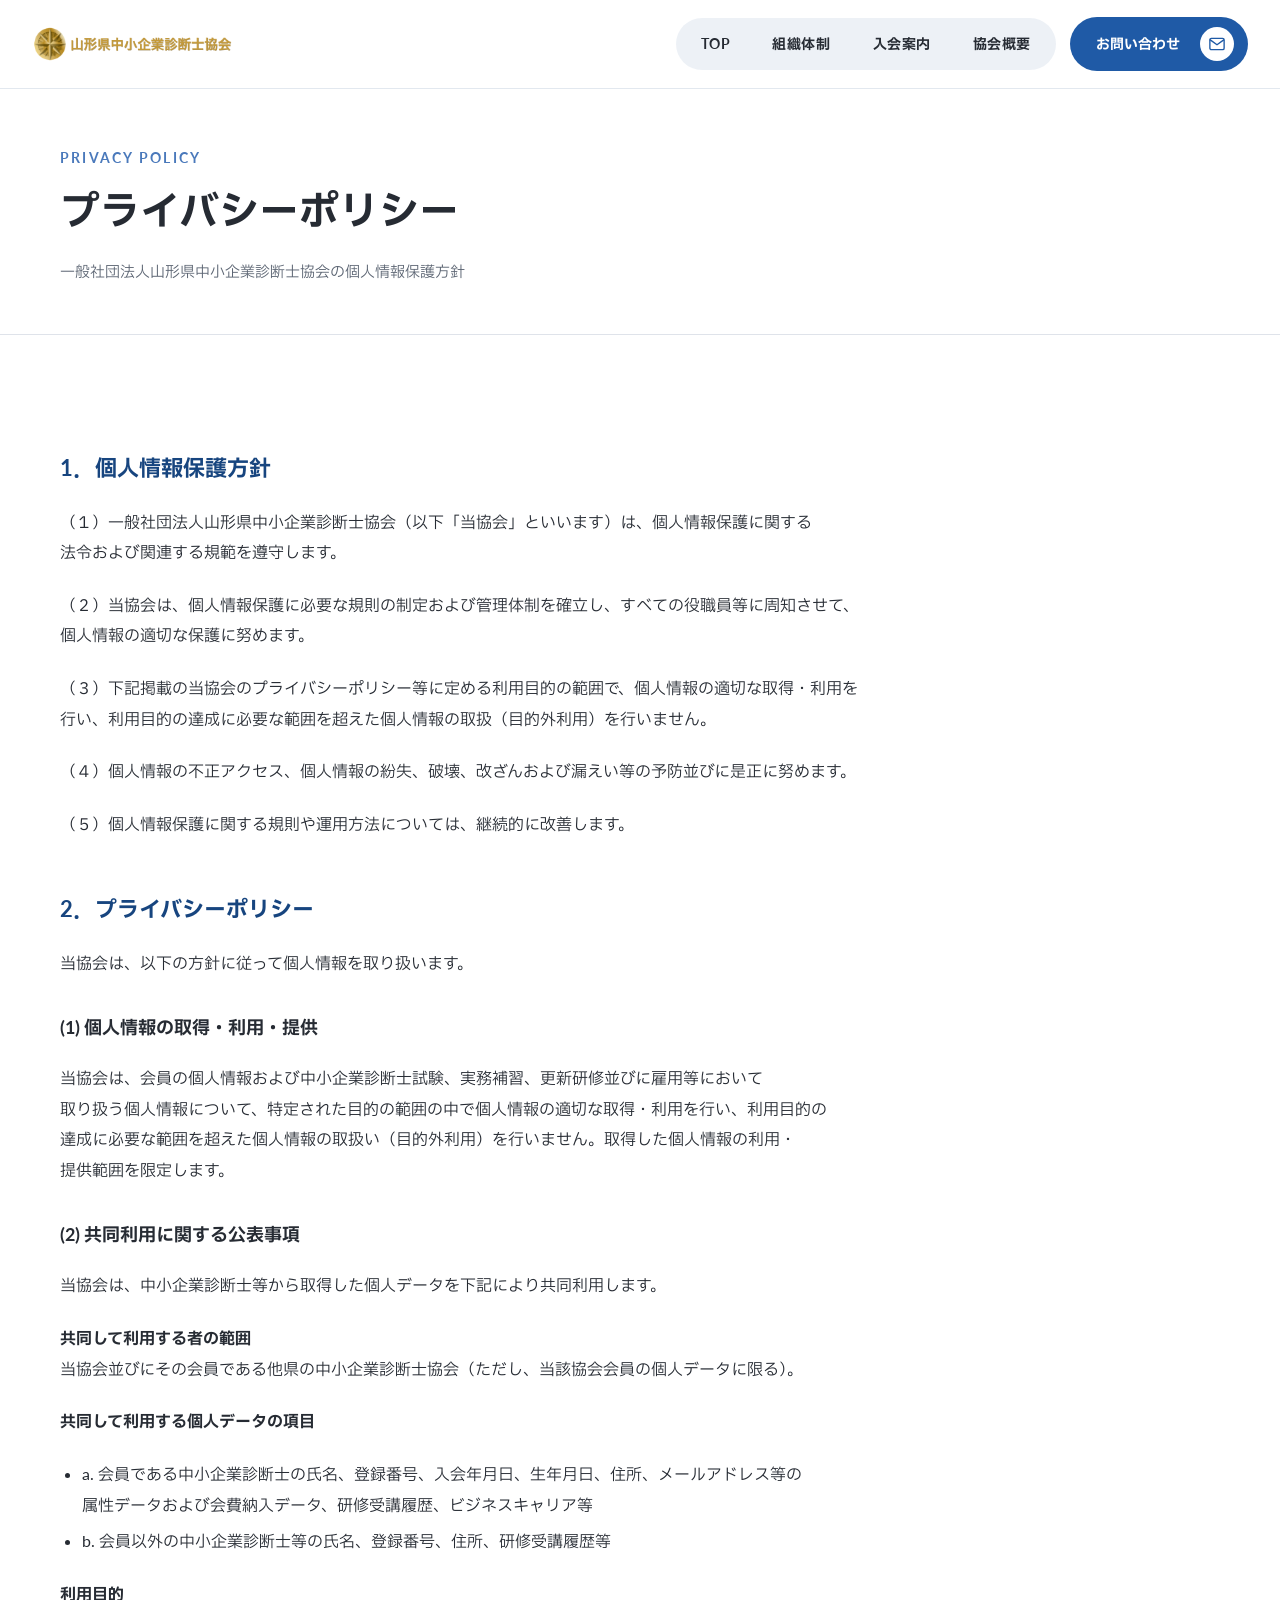
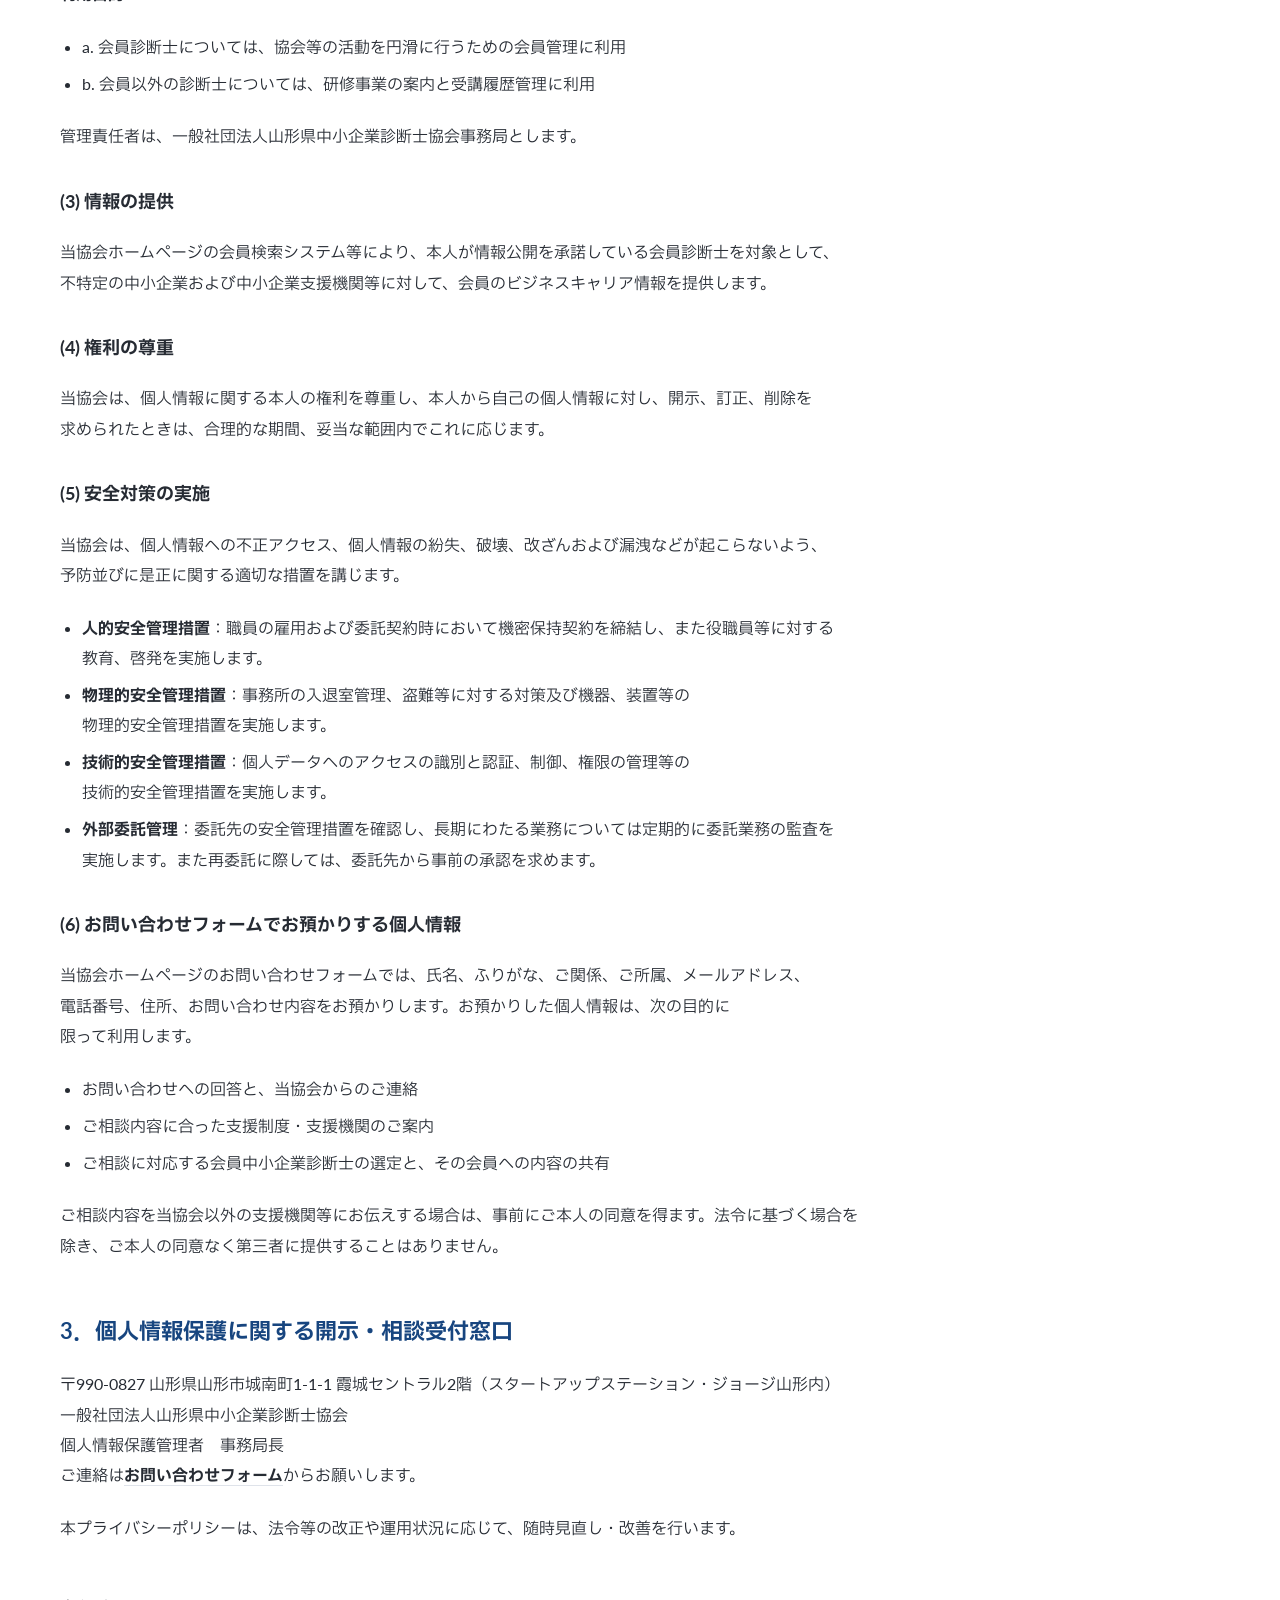
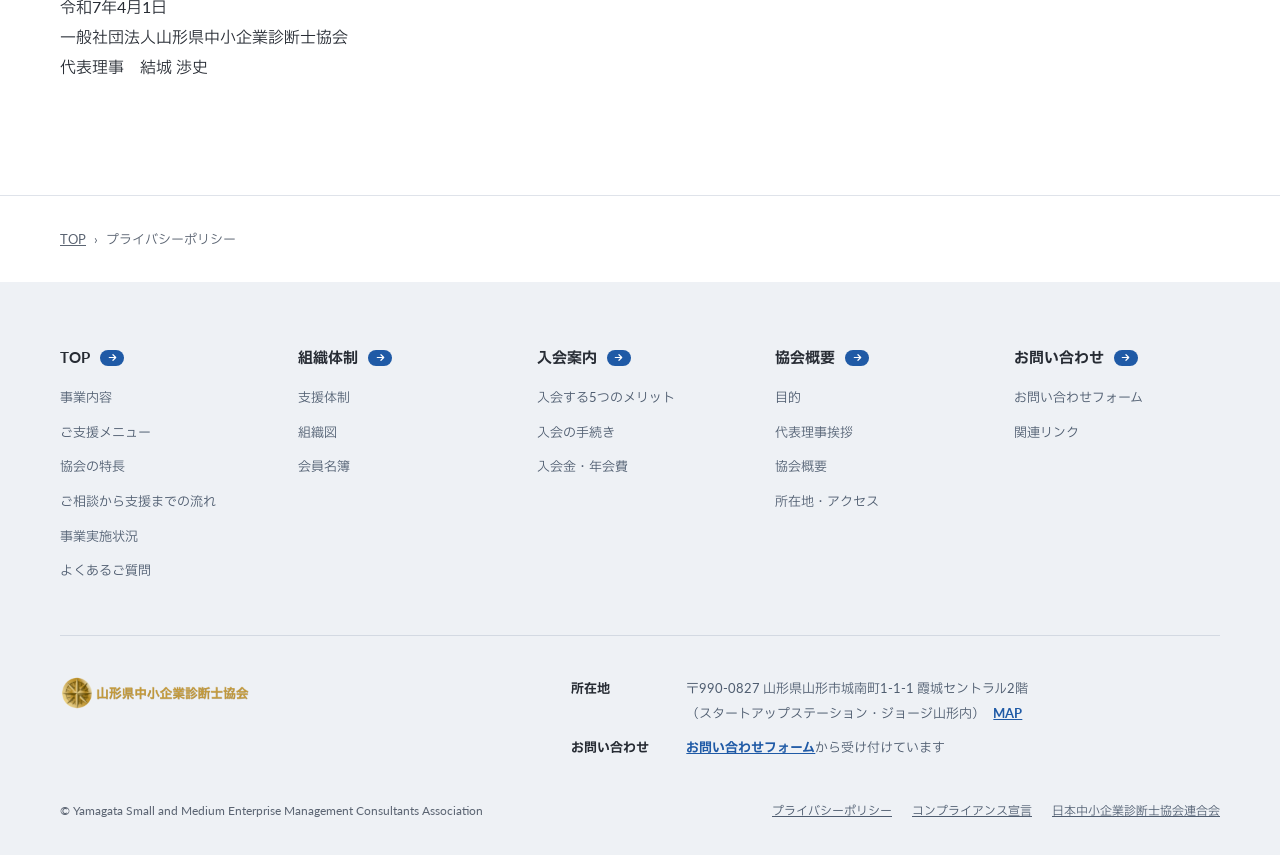
<file: privacy-policy.html>
<!DOCTYPE html>
<html lang="ja">
<head>
<meta charset="UTF-8">
<meta name="viewport" content="width=device-width, initial-scale=1">
<title>プライバシーポリシー｜一般社団法人山形県中小企業診断士協会</title>
<meta name="description" content="一般社団法人山形県中小企業診断士協会の個人情報保護方針。">
<meta name="robots" content="noindex">
<link rel="preconnect" href="https://fonts.googleapis.com">
<link rel="preconnect" href="https://fonts.gstatic.com" crossorigin>
<link href="https://fonts.googleapis.com/css2?family=IBM+Plex+Sans+JP:wght@400;500;700&family=Lato:wght@400;700&display=swap" rel="stylesheet">
<link rel="stylesheet" href="assets/style.css?v=d879d369">
</head>
<body class="page-privacy-policy">
<svg xmlns="http://www.w3.org/2000/svg" style="display:none"><symbol id="i-chart" viewBox="0 0 24 24"><path d="M4 20h16"/><path d="M7 16v-4M12 16V8M17 16V5"/></symbol><symbol id="i-repeat" viewBox="0 0 24 24"><path d="M17 2l4 4-4 4"/><path d="M3 12v-2a4 4 0 0 1 4-4h14"/><path d="M7 22l-4-4 4-4"/><path d="M21 12v2a4 4 0 0 1-4 4H3"/></symbol><symbol id="i-yen" viewBox="0 0 24 24"><circle cx="12" cy="12" r="9.5"/><path d="M8 6.5l4 5 4-5M12 11.5V18M8.5 12.5h7M8.5 15.5h7"/></symbol><symbol id="i-monitor" viewBox="0 0 24 24"><rect x="2.5" y="3.5" width="19" height="13" rx="2"/><path d="M8 20.5h8M12 16.5v4"/></symbol><symbol id="i-seminar" viewBox="0 0 24 24"><rect x="3" y="3" width="18" height="12" rx="1.5"/><path d="M12 15v3.5M8 21l4-2.5 4 2.5M7 11l3-3 2.5 2.5L17 6"/></symbol><symbol id="i-doc" viewBox="0 0 24 24"><path d="M14 2.5H6.5a2 2 0 0 0-2 2v15a2 2 0 0 0 2 2h11a2 2 0 0 0 2-2V8z"/><path d="M14 2.5V8h5.5M8.5 13h7M8.5 17h7"/></symbol><symbol id="i-mail" viewBox="0 0 24 24"><rect x="2.5" y="4.5" width="19" height="15" rx="2"/><path d="M3 6.5l9 6.5 9-6.5"/></symbol><symbol id="i-pin" viewBox="0 0 24 24"><path d="M20 10c0 6.5-8 12-8 12s-8-5.5-8-12a8 8 0 0 1 16 0z"/><circle cx="12" cy="10" r="2.8"/></symbol><symbol id="i-link" viewBox="0 0 24 24"><path d="M10 14a4.5 4.5 0 0 0 6.4 0l3.2-3.2a4.5 4.5 0 0 0-6.4-6.4l-1.1 1.1"/><path d="M14 10a4.5 4.5 0 0 0-6.4 0l-3.2 3.2a4.5 4.5 0 0 0 6.4 6.4l1.1-1.1"/></symbol><symbol id="i-shield" viewBox="0 0 24 24"><path d="M12 2.5l8 3v6c0 5-3.5 8.5-8 10-4.5-1.5-8-5-8-10v-6z"/><path d="M8.5 12l2.5 2.5 4.5-5"/></symbol><symbol id="i-talk" viewBox="0 0 24 24"><path d="M20.5 11.5a8 8 0 0 1-11.6 7.1L3.5 20.5l1.9-5.1A8 8 0 1 1 20.5 11.5z"/></symbol><symbol id="i-users" viewBox="0 0 24 24"><circle cx="9" cy="8" r="3.5"/><path d="M2.5 20.5v-1a5 5 0 0 1 5-5h3a5 5 0 0 1 5 5v1"/><path d="M16 4.6a3.5 3.5 0 0 1 0 6.8M21.5 20.5v-1a5 5 0 0 0-3.5-4.8"/></symbol><symbol id="i-userplus" viewBox="0 0 24 24"><circle cx="9" cy="8" r="3.5"/><path d="M2.5 20.5v-1a5 5 0 0 1 5-5h3a5 5 0 0 1 5 5v1M19 8v6M16 11h6"/></symbol><symbol id="i-building" viewBox="0 0 24 24"><path d="M3 21h18M5 21V8l7-5 7 5v13M9.5 21v-5h5v5M9 11h.01M15 11h.01"/></symbol><symbol id="i-book" viewBox="0 0 24 24"><path d="M2.5 4h6a3.5 3.5 0 0 1 3.5 3.5V21a3 3 0 0 0-3-3H2.5zM21.5 4h-6A3.5 3.5 0 0 0 12 7.5V21a3 3 0 0 1 3-3h6.5z"/></symbol><symbol id="i-search" viewBox="0 0 24 24"><circle cx="11" cy="11" r="7"/><path d="M20.5 20.5l-4.5-4.5"/></symbol><symbol id="i-clipboard" viewBox="0 0 24 24"><path d="M16 4.5h2a2 2 0 0 1 2 2v13a2 2 0 0 1-2 2H6a2 2 0 0 1-2-2v-13a2 2 0 0 1 2-2h2"/><rect x="8" y="2.5" width="8" height="4" rx="1"/><path d="M8.5 12h7M8.5 16h5"/></symbol><symbol id="i-award" viewBox="0 0 24 24"><circle cx="12" cy="9" r="6"/><path d="M8.5 14L7 22l5-3 5 3-1.5-8"/></symbol><symbol id="i-arrow" viewBox="0 0 24 24"><path d="M5 12h14M13 6l6 6-6 6"/></symbol><symbol id="i-chev" viewBox="0 0 24 24"><path d="M9 6l6 6-6 6"/></symbol><symbol id="i-down" viewBox="0 0 24 24"><path d="M6 9l6 6 6-6"/></symbol><symbol id="i-alert" viewBox="0 0 24 24"><circle cx="12" cy="12" r="9.5"/><path d="M12 7.5v5.5M12 16.5h.01"/></symbol><symbol id="i-megaphone" viewBox="0 0 24 24"><path d="M3 10.5v3l15 5.5V5z"/><path d="M7.5 14.6l1 4.4a1.5 1.5 0 0 0 1.5 1.2h1.3a1 1 0 0 0 1-1.2l-.8-3"/><path d="M21 9.5v5"/></symbol><symbol id="i-out" viewBox="0 0 24 24"><path d="M18 13.5v5a2 2 0 0 1-2 2H5.5a2 2 0 0 1-2-2V8a2 2 0 0 1 2-2h5"/><path d="M15 3.5h5.5V9M10.5 13.5l10-10"/></symbol><symbol id="i-close" viewBox="0 0 24 24"><path d="M6 6l12 12M18 6L6 18"/></symbol><symbol id="i-download" viewBox="0 0 24 24"><path d="M12 3.5v12M7 10.5l5 5 5-5M4 20.5h16"/></symbol></svg>
<header class="site-header">
  <div class="site-header__inner">
    <a class="site-logo" href="index.html"><img class="site-logo__color" src="assets/img/logo.png" alt="一般社団法人山形県中小企業診断士協会" width="630" height="102"></a>
    <nav class="gnav" aria-label="メインメニュー">
      <ul class="gnav__list">
        <li><a href="index.html">TOP</a></li>
        <li><a href="organization.html">組織体制</a></li>
        <li><a href="signup.html">入会案内</a></li>
        <li><a href="about.html">協会概要</a></li>
      </ul>
    </nav>
    <a class="head-contact" href="contact.html"><span>お問い合わせ</span><span class="head-contact__mail"><svg class="icon" aria-hidden="true"><use href="#i-mail"/></svg></span></a>
    <button class="menu-toggle" type="button" aria-expanded="false" aria-controls="drawer" aria-label="メニューを開く"><span></span><span></span><span></span></button>
  </div>
  <div class="drawer" id="drawer">
    <ul>
      <li><a href="index.html">TOP</a></li>
      <li><a href="organization.html">組織体制</a></li>
      <li><a href="signup.html">入会案内</a></li>
      <li><a href="about.html">協会概要</a></li>
      <li><a href="access.html">所在地・アクセス</a></li>
      <li><a href="links.html">関連リンク</a></li>
    </ul>
    <a class="head-contact" href="contact.html"><span>お問い合わせ</span><span class="head-contact__mail"><svg class="icon" aria-hidden="true"><use href="#i-mail"/></svg></span></a>
  </div>
</header>
<main>
<section class="page-head page-head--simple">
  <div class="wrap">
    <span class="eyebrow" lang="en">Privacy Policy</span>
    <h1>プライバシーポリシー</h1>
    <p>一般社団法人山形県中小企業診断士協会の個人情報保護方針</p>
  </div>
</section>

<div class="section section--entry">
  <div class="wrap entry">
    <h2>1．個人情報保護方針</h2>
    <p>（１）一般社団法人山形県中小企業診断士協会（以下「当協会」といいます）は、個人情報保護に関する法令および関連する規範を遵守します。</p>
    <p>（２）当協会は、個人情報保護に必要な規則の制定および管理体制を確立し、すべての役職員等に周知させて、個人情報の適切な保護に努めます。</p>
    <p>（３）下記掲載の当協会のプライバシーポリシー等に定める利用目的の範囲で、個人情報の適切な取得・利用を行い、利用目的の達成に必要な範囲を超えた個人情報の取扱（目的外利用）を行いません。</p>
    <p>（４）個人情報の不正アクセス、個人情報の紛失、破壊、改ざんおよび漏えい等の予防並びに是正に努めます。</p>
    <p>（５）個人情報保護に関する規則や運用方法については、継続的に改善します。</p>

    <h2>2．プライバシーポリシー</h2>
    <p>当協会は、以下の方針に従って個人情報を取り扱います。</p>

    <h3>(1) 個人情報の取得・利用・提供</h3>
    <p>当協会は、会員の個人情報および<span class="nowrap">中小企業診断士</span>試験、実務補習、更新研修並びに雇用等において取り扱う個人情報について、特定された目的の範囲の中で個人情報の適切な取得・利用を行い、利用目的の達成に必要な範囲を超えた個人情報の取扱い（目的外利用）を行いません。取得した個人情報の利用・提供範囲を限定します。</p>

    <h3>(2) 共同利用に関する公表事項</h3>
    <p>当協会は、<span class="nowrap">中小企業診断士</span>等から取得した個人データを下記により共同利用します。</p>
    <p><strong>共同して利用する者の範囲</strong><br>当協会並びにその会員である他県の中小企業診断士協会（ただし、当該協会会員の個人データに限る）。</p>
    <p><strong>共同して利用する個人データの項目</strong></p>
    <ul>
      <li>a. 会員である<span class="nowrap">中小企業診断士</span>の氏名、登録番号、入会年月日、生年月日、住所、メールアドレス等の属性データおよび会費納入データ、研修受講履歴、ビジネスキャリア等</li>
      <li>b. 会員以外の<span class="nowrap">中小企業診断士</span>等の氏名、登録番号、住所、研修受講履歴等</li>
    </ul>
    <p><strong>利用目的</strong></p>
    <ul>
      <li>a. 会員診断士については、協会等の活動を円滑に行うための会員管理に利用</li>
      <li>b. 会員以外の診断士については、研修事業の案内と受講履歴管理に利用</li>
    </ul>
    <p>管理責任者は、一般社団法人山形県中小企業診断士協会事務局とします。</p>

    <h3>(3) 情報の提供</h3>
    <p>当協会ホームページの会員検索システム等により、本人が情報公開を承諾している会員診断士を対象として、不特定の中小企業および中小企業支援機関等に対して、会員のビジネスキャリア情報を提供します。</p>

    <h3>(4) 権利の尊重</h3>
    <p>当協会は、個人情報に関する本人の権利を尊重し、本人から自己の個人情報に対し、開示、訂正、削除を求められたときは、合理的な期間、妥当な範囲内でこれに応じます。</p>

    <h3>(5) 安全対策の実施</h3>
    <p>当協会は、個人情報への不正アクセス、個人情報の紛失、破壊、改ざんおよび漏洩などが起こらないよう、予防並びに是正に関する適切な措置を講じます。</p>
    <ul>
      <li><strong>人的安全管理措置</strong>：職員の雇用および委託契約時において機密保持契約を締結し、また役職員等に対する教育、啓発を実施します。</li>
      <li><strong>物理的安全管理措置</strong>：事務所の入退室管理、盗難等に対する対策及び機器、装置等の物理的安全管理措置を実施します。</li>
      <li><strong>技術的安全管理措置</strong>：個人データへのアクセスの識別と認証、制御、権限の管理等の技術的安全管理措置を実施します。</li>
      <li><strong>外部委託管理</strong>：委託先の安全管理措置を確認し、長期にわたる業務については定期的に委託業務の監査を実施します。また再委託に際しては、委託先から事前の承認を求めます。</li>
    </ul>

    <h3>(6) <span class="nowrap">お問い合わせフォーム</span>でお預かりする個人情報</h3>
    <p>当協会ホームページの<span class="nowrap">お問い合わせフォーム</span>では、氏名、ふりがな、ご関係、ご所属、メールアドレス、電話番号、住所、お問い合わせ内容をお預かりします。お預かりした個人情報は、次の目的に限って利用します。</p>
    <ul>
      <li>お問い合わせへの回答と、当協会からのご連絡</li>
      <li>ご相談内容に合った支援制度・支援機関のご案内</li>
      <li>ご相談に対応する会員<span class="nowrap">中小企業診断士</span>の選定と、その会員への内容の共有</li>
    </ul>
    <p>ご相談内容を当協会以外の支援機関等にお伝えする場合は、事前にご本人の同意を得ます。法令に基づく場合を除き、ご本人の同意なく第三者に提供することはありません。</p>

    <h2>3．個人情報保護に関する開示・相談受付窓口</h2>
    <p>〒990-0827 山形県山形市城南町1-1-1 霞城セントラル2階（スタートアップステーション・ジョージ山形内）<br>
    一般社団法人山形県中小企業診断士協会<br>
    個人情報保護管理者　事務局長<br>
    ご連絡は<a class="text-link" href="contact.html"><span class="nowrap">お問い合わせフォーム</span></a>からお願いします。</p>

    <p>本プライバシーポリシーは、法令等の改正や運用状況に応じて、随時見直し・改善を行います。</p>

    <p class="entry-sign">令和7年4月1日<br>一般社団法人山形県中小企業診断士協会<br>代表理事　結城 渉史</p>
  </div>
</div>
</main>
<nav class="crumb" aria-label="パンくずリスト"><ol class="wrap"><li><a href="index.html">TOP</a></li><li aria-current="page">プライバシーポリシー</li></ol></nav>
<footer class="site-footer">
  <div class="wrap">
    <div class="footer-nav">
      <div>
        <h2><a href="index.html">TOP<span class="arrow"><svg class="icon" aria-hidden="true"><use href="#i-arrow"/></svg></span></a></h2>
        <ul>
          <li><a href="index.html#business">事業内容</a></li>
          <li><a href="index.html#service">ご支援メニュー</a></li>
          <li><a href="index.html#features">協会の特長</a></li>
          <li><a href="index.html#flow">ご相談から支援までの流れ</a></li>
          <li><a href="index.html#record">事業実施状況</a></li>
          <li><a href="index.html#faq">よくあるご質問</a></li>
        </ul>
      </div>
      <div>
        <h2><a href="organization.html">組織体制<span class="arrow"><svg class="icon" aria-hidden="true"><use href="#i-arrow"/></svg></span></a></h2>
        <ul>
          <li><a href="organization.html#system">支援体制</a></li>
          <li><a href="organization.html#chart">組織図</a></li>
          <li><a href="organization.html#members">会員名簿</a></li>
        </ul>
      </div>
      <div>
        <h2><a href="signup.html">入会案内<span class="arrow"><svg class="icon" aria-hidden="true"><use href="#i-arrow"/></svg></span></a></h2>
        <ul>
          <li><a href="signup.html#merit">入会する5つのメリット</a></li>
          <li><a href="signup.html#procedure">入会の手続き</a></li>
          <li><a href="signup.html#fee">入会金・年会費</a></li>
        </ul>
      </div>
      <div>
        <h2><a href="about.html">協会概要<span class="arrow"><svg class="icon" aria-hidden="true"><use href="#i-arrow"/></svg></span></a></h2>
        <ul>
          <li><a href="about.html#purpose">目的</a></li>
          <li><a href="about.html#message">代表理事挨拶</a></li>
          <li><a href="about.html#overview">協会概要</a></li>
          <li><a href="access.html">所在地・アクセス</a></li>
        </ul>
      </div>
      <div>
        <h2><a href="contact.html">お問い合わせ<span class="arrow"><svg class="icon" aria-hidden="true"><use href="#i-arrow"/></svg></span></a></h2>
        <ul>
          <li><a href="contact.html">お問い合わせフォーム</a></li>
          <li><a href="links.html">関連リンク</a></li>
        </ul>
      </div>
    </div>
    <div class="footer-info">
      <a class="footer-logo" href="index.html"><img src="assets/img/logo.png" alt="一般社団法人山形県中小企業診断士協会" width="630" height="102"></a>
      <dl>
        <dt>所在地</dt>
        <dd>〒990-0827 山形県山形市城南町1-1-1 霞城セントラル2階（スタートアップステーション・ジョージ山形内）<a class="map-inline" href="access.html">MAP</a></dd>
        <dt>お問い合わせ</dt>
        <dd><a href="contact.html">お問い合わせフォーム</a>から受け付けています</dd>
      </dl>
    </div>
    <div class="footer-bottom">
      <p class="copyright">© Yamagata Small and Medium Enterprise Management Consultants Association</p>
      <ul>
        <li><a href="privacy-policy.html">プライバシーポリシー</a></li>
        <li><a href="compliance.html">コンプライアンス宣言</a></li>
        <li><a href="https://www.jf-cmca.jp/" target="_blank" rel="noopener">日本中小企業診断士協会連合会</a></li>
      </ul>
    </div>
  </div>
</footer>
<a class="float-cta" href="contact.html">ご相談はこちら<span class="arrow"><svg class="icon" aria-hidden="true"><use href="#i-arrow"/></svg></span></a>
<script>
  const h = document.querySelector('.site-header');
  const t = document.querySelector('.menu-toggle');
  const d = document.getElementById('drawer');
  const f = document.querySelector('.float-cta');
  const foot = document.querySelector('.site-footer');
  const solid = () => {
    let nearFoot = false;
    if (foot) {
      const r = foot.getBoundingClientRect();
      nearFoot = r.top < window.innerHeight - 24;
    }
    const show = window.scrollY > 600 && !d.classList.contains('is-open') && !nearFoot;
    f.classList.toggle('is-shown', show);
    f.classList.toggle('is-footer-hidden', nearFoot);
  };
  t.addEventListener('click', () => {
    const open = d.classList.toggle('is-open');
    t.setAttribute('aria-expanded', open);
    t.setAttribute('aria-label', open ? 'メニューを閉じる' : 'メニューを開く');
    solid();
  });
  window.addEventListener('scroll', solid, { passive: true });
  window.addEventListener('resize', solid);
  solid();

  const svc = document.querySelector('.page-index .top-service');
  if (svc) {
    const panel = svc.querySelector('.top-service__panel');
    const track = svc.querySelector('.svc-cards');
    const sp = matchMedia('(max-width: 600px)');
    const still = matchMedia('(prefers-reduced-motion: reduce)');
    let dist = 0;
    const move = () => {
      if (!svc.classList.contains('is-hscroll')) return;
      const passed = parseFloat(panel.style.top) - svc.getBoundingClientRect().top;
      track.style.transform = `translateX(${-Math.min(Math.max(passed, 0), dist)}px)`;
    };
    const layout = () => {
      const on = sp.matches && !still.matches;
      svc.classList.toggle('is-hscroll', on);
      svc.style.height = panel.style.top = track.style.transform = '';
      if (!on) return;
      const last = track.lastElementChild;
      dist = Math.max(0, last.offsetLeft + last.offsetWidth + parseFloat(getComputedStyle(track).paddingRight) - track.clientWidth);
      panel.style.top = Math.min(h.offsetHeight + 8, innerHeight - panel.offsetHeight - 8) + 'px';
      svc.style.height = panel.offsetHeight + dist + 'px';
      move();
    };
    window.addEventListener('scroll', move, { passive: true });
    window.addEventListener('resize', layout);
    window.addEventListener('load', layout);
    sp.addEventListener('change', layout);
    layout();
  }
</script>
</body>
</html>
</file>
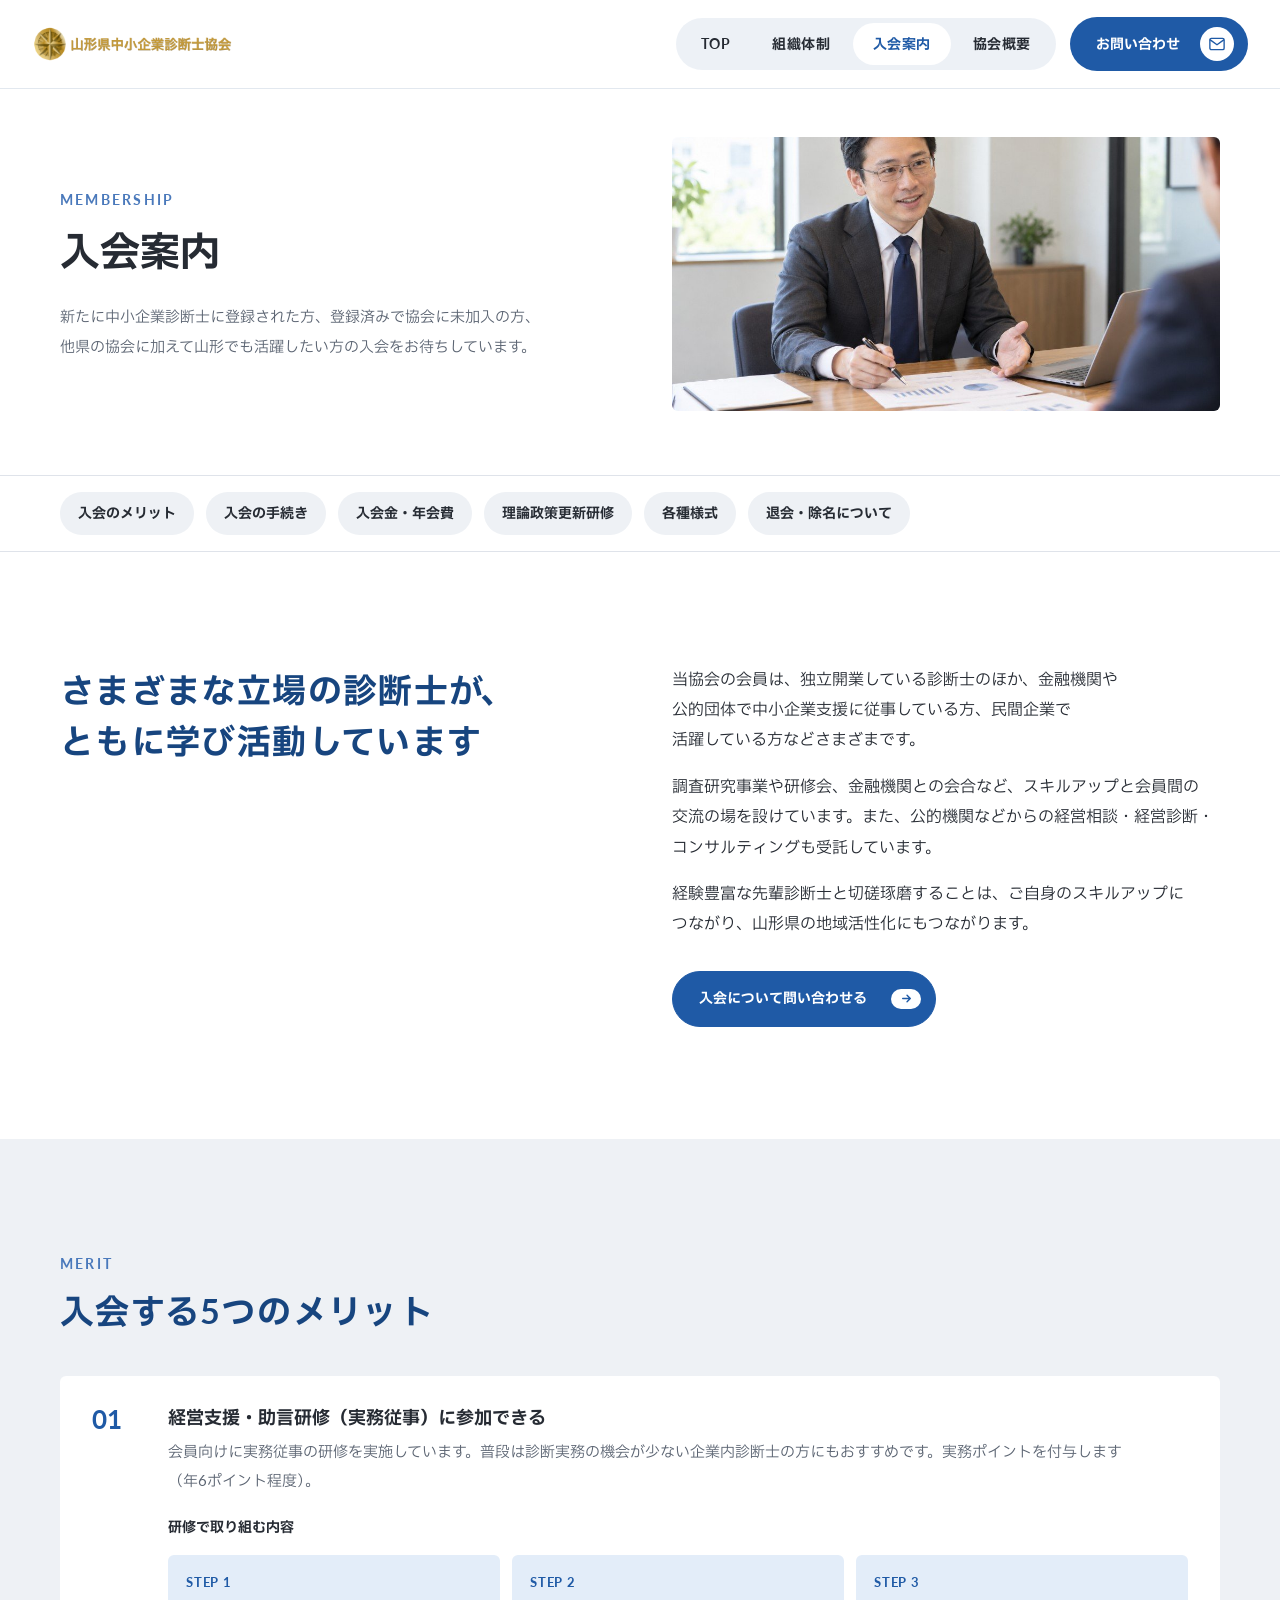
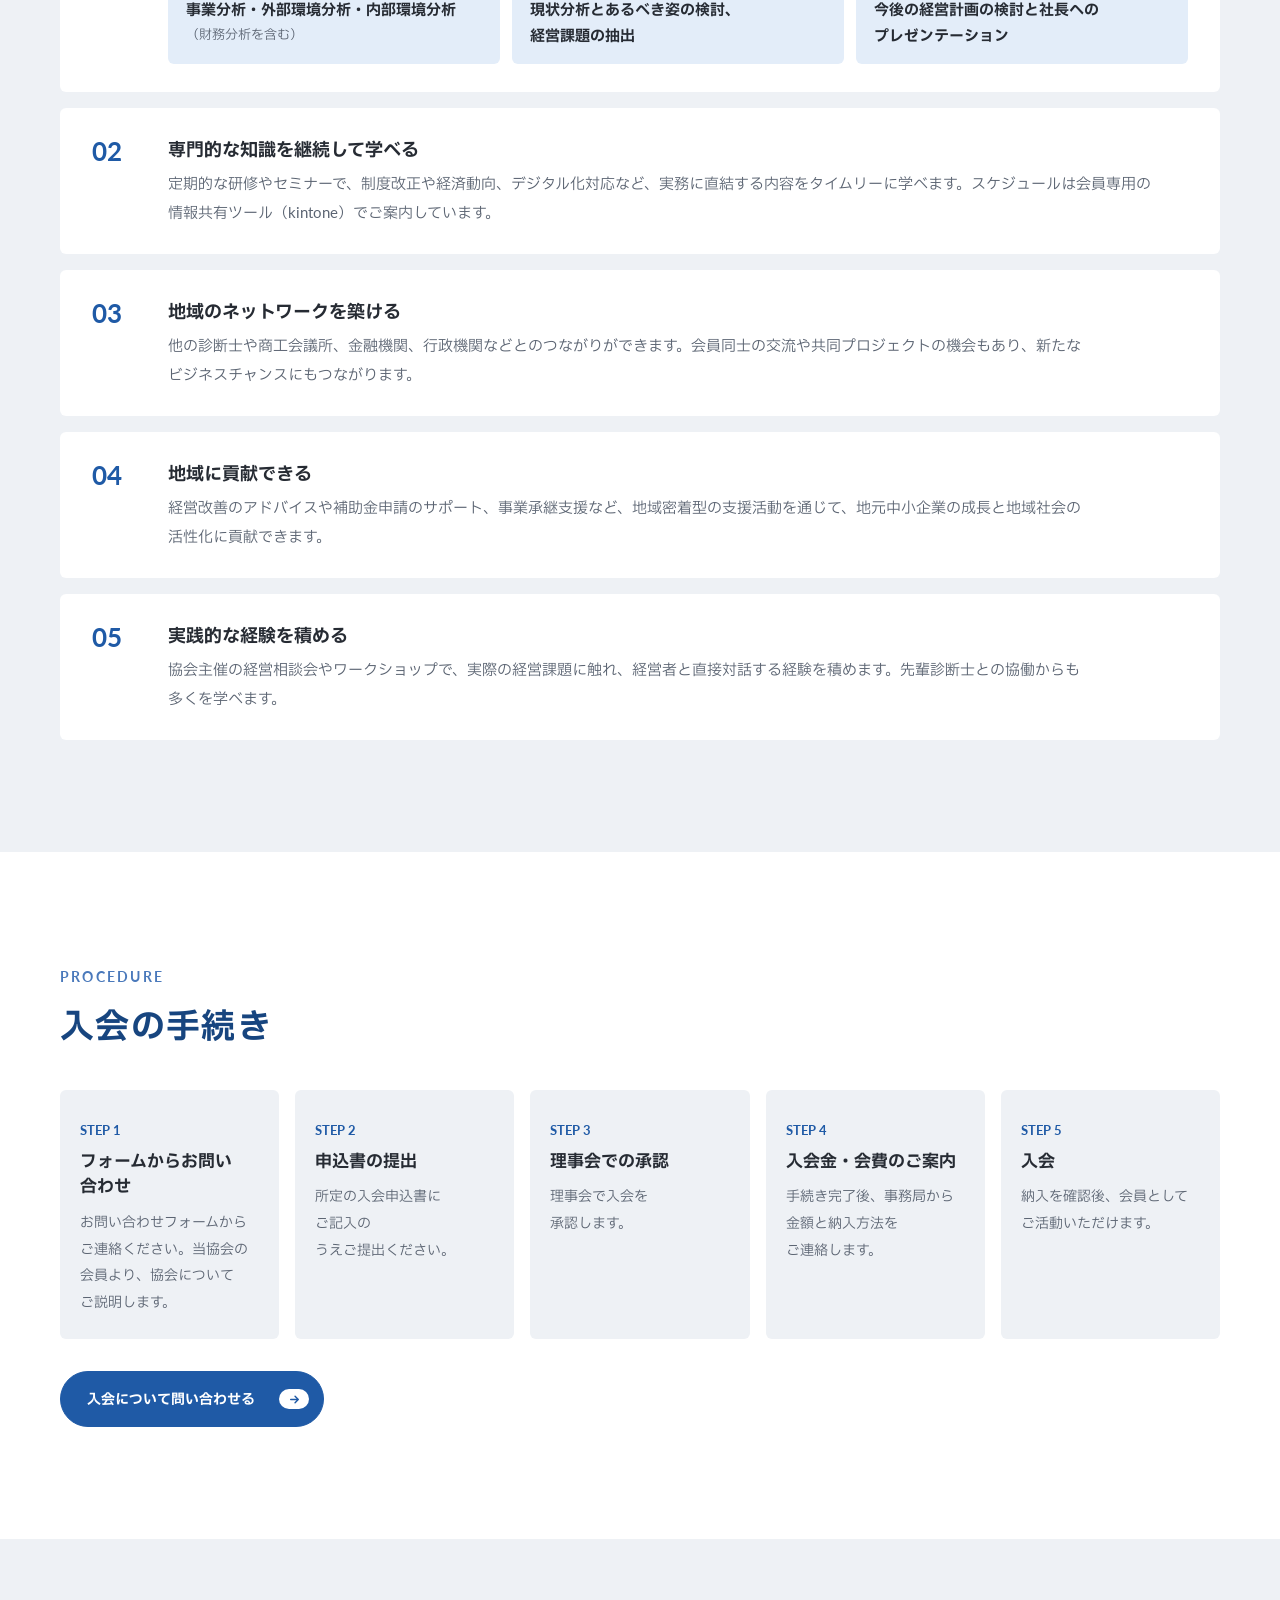
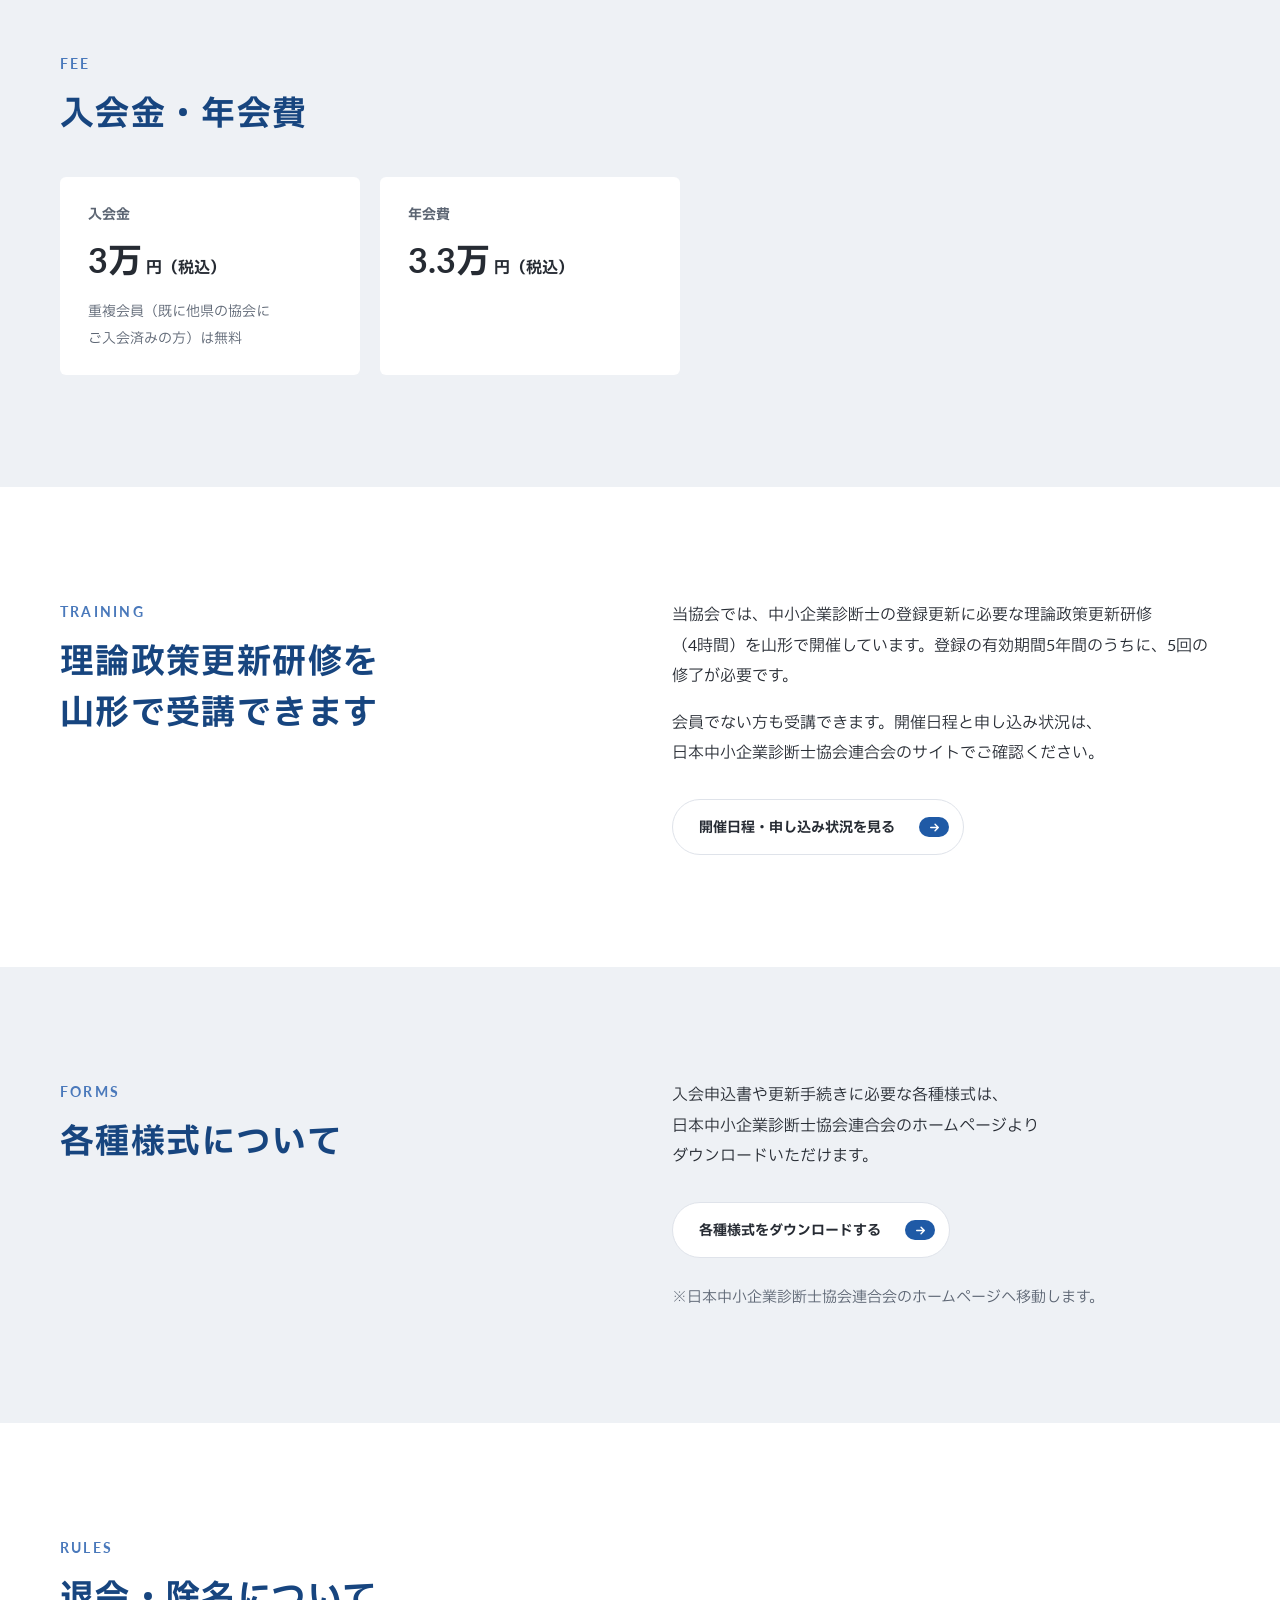
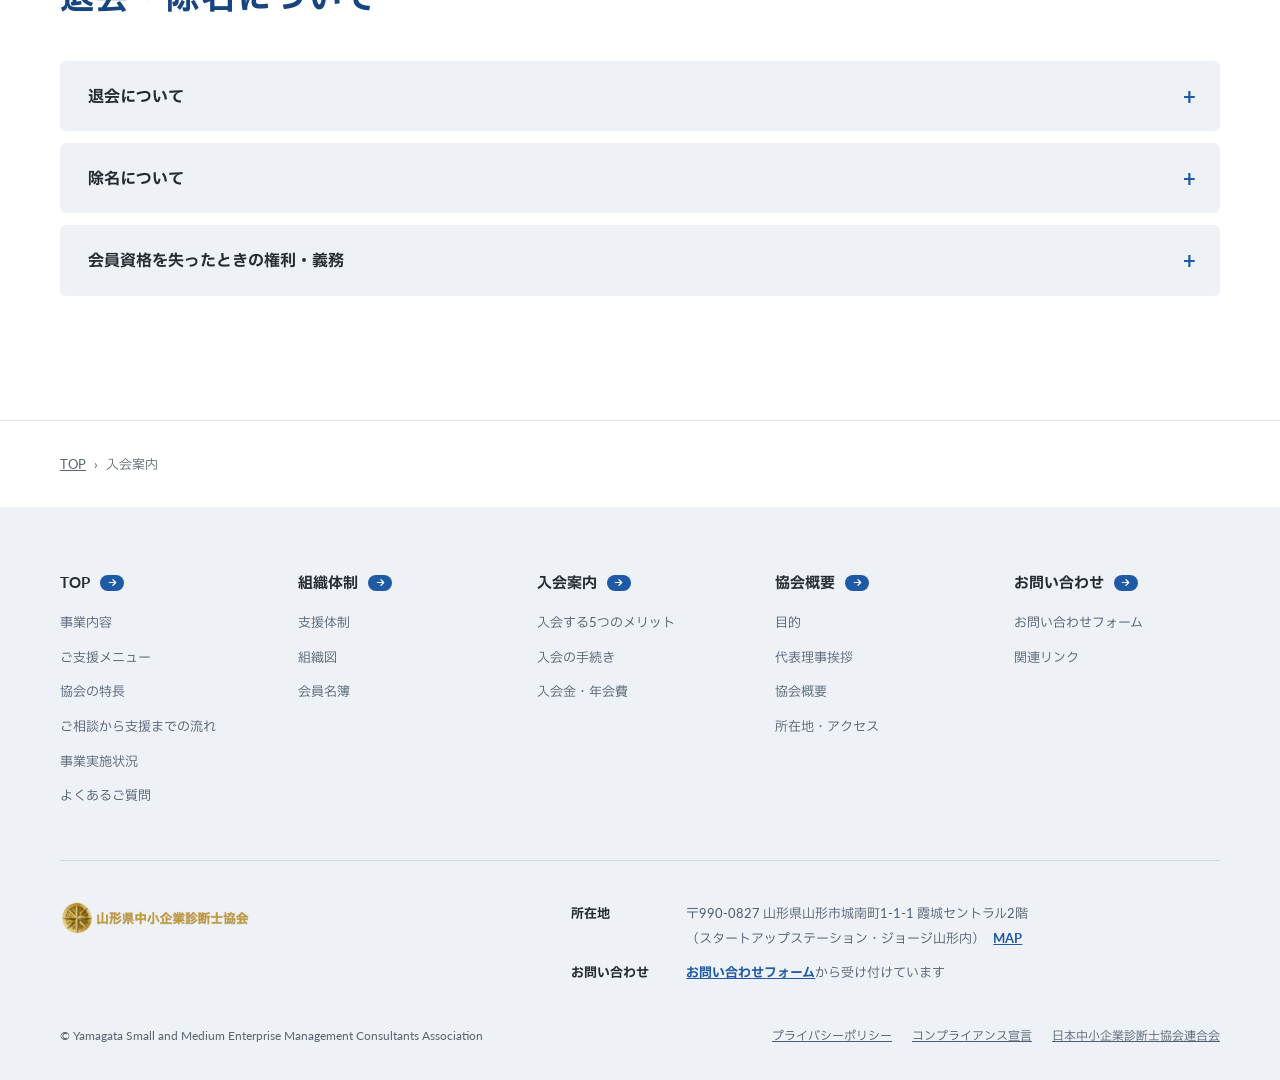
<file: signup.html>
<!DOCTYPE html>
<html lang="ja">
<head>
<meta charset="UTF-8">
<meta name="viewport" content="width=device-width, initial-scale=1">
<title>入会案内｜一般社団法人山形県中小企業診断士協会</title>
<meta name="description" content="一般社団法人山形県中小企業診断士協会への入会のご案内。入会のメリット、入会の手続き、入会金・年会費。">
<meta name="robots" content="noindex">
<link rel="preconnect" href="https://fonts.googleapis.com">
<link rel="preconnect" href="https://fonts.gstatic.com" crossorigin>
<link href="https://fonts.googleapis.com/css2?family=IBM+Plex+Sans+JP:wght@400;500;700&family=Lato:wght@400;700&display=swap" rel="stylesheet">
<link rel="stylesheet" href="assets/style.css?v=d879d369">
</head>
<body class="page-signup">
<svg xmlns="http://www.w3.org/2000/svg" style="display:none"><symbol id="i-chart" viewBox="0 0 24 24"><path d="M4 20h16"/><path d="M7 16v-4M12 16V8M17 16V5"/></symbol><symbol id="i-repeat" viewBox="0 0 24 24"><path d="M17 2l4 4-4 4"/><path d="M3 12v-2a4 4 0 0 1 4-4h14"/><path d="M7 22l-4-4 4-4"/><path d="M21 12v2a4 4 0 0 1-4 4H3"/></symbol><symbol id="i-yen" viewBox="0 0 24 24"><circle cx="12" cy="12" r="9.5"/><path d="M8 6.5l4 5 4-5M12 11.5V18M8.5 12.5h7M8.5 15.5h7"/></symbol><symbol id="i-monitor" viewBox="0 0 24 24"><rect x="2.5" y="3.5" width="19" height="13" rx="2"/><path d="M8 20.5h8M12 16.5v4"/></symbol><symbol id="i-seminar" viewBox="0 0 24 24"><rect x="3" y="3" width="18" height="12" rx="1.5"/><path d="M12 15v3.5M8 21l4-2.5 4 2.5M7 11l3-3 2.5 2.5L17 6"/></symbol><symbol id="i-doc" viewBox="0 0 24 24"><path d="M14 2.5H6.5a2 2 0 0 0-2 2v15a2 2 0 0 0 2 2h11a2 2 0 0 0 2-2V8z"/><path d="M14 2.5V8h5.5M8.5 13h7M8.5 17h7"/></symbol><symbol id="i-mail" viewBox="0 0 24 24"><rect x="2.5" y="4.5" width="19" height="15" rx="2"/><path d="M3 6.5l9 6.5 9-6.5"/></symbol><symbol id="i-pin" viewBox="0 0 24 24"><path d="M20 10c0 6.5-8 12-8 12s-8-5.5-8-12a8 8 0 0 1 16 0z"/><circle cx="12" cy="10" r="2.8"/></symbol><symbol id="i-link" viewBox="0 0 24 24"><path d="M10 14a4.5 4.5 0 0 0 6.4 0l3.2-3.2a4.5 4.5 0 0 0-6.4-6.4l-1.1 1.1"/><path d="M14 10a4.5 4.5 0 0 0-6.4 0l-3.2 3.2a4.5 4.5 0 0 0 6.4 6.4l1.1-1.1"/></symbol><symbol id="i-shield" viewBox="0 0 24 24"><path d="M12 2.5l8 3v6c0 5-3.5 8.5-8 10-4.5-1.5-8-5-8-10v-6z"/><path d="M8.5 12l2.5 2.5 4.5-5"/></symbol><symbol id="i-talk" viewBox="0 0 24 24"><path d="M20.5 11.5a8 8 0 0 1-11.6 7.1L3.5 20.5l1.9-5.1A8 8 0 1 1 20.5 11.5z"/></symbol><symbol id="i-users" viewBox="0 0 24 24"><circle cx="9" cy="8" r="3.5"/><path d="M2.5 20.5v-1a5 5 0 0 1 5-5h3a5 5 0 0 1 5 5v1"/><path d="M16 4.6a3.5 3.5 0 0 1 0 6.8M21.5 20.5v-1a5 5 0 0 0-3.5-4.8"/></symbol><symbol id="i-userplus" viewBox="0 0 24 24"><circle cx="9" cy="8" r="3.5"/><path d="M2.5 20.5v-1a5 5 0 0 1 5-5h3a5 5 0 0 1 5 5v1M19 8v6M16 11h6"/></symbol><symbol id="i-building" viewBox="0 0 24 24"><path d="M3 21h18M5 21V8l7-5 7 5v13M9.5 21v-5h5v5M9 11h.01M15 11h.01"/></symbol><symbol id="i-book" viewBox="0 0 24 24"><path d="M2.5 4h6a3.5 3.5 0 0 1 3.5 3.5V21a3 3 0 0 0-3-3H2.5zM21.5 4h-6A3.5 3.5 0 0 0 12 7.5V21a3 3 0 0 1 3-3h6.5z"/></symbol><symbol id="i-search" viewBox="0 0 24 24"><circle cx="11" cy="11" r="7"/><path d="M20.5 20.5l-4.5-4.5"/></symbol><symbol id="i-clipboard" viewBox="0 0 24 24"><path d="M16 4.5h2a2 2 0 0 1 2 2v13a2 2 0 0 1-2 2H6a2 2 0 0 1-2-2v-13a2 2 0 0 1 2-2h2"/><rect x="8" y="2.5" width="8" height="4" rx="1"/><path d="M8.5 12h7M8.5 16h5"/></symbol><symbol id="i-award" viewBox="0 0 24 24"><circle cx="12" cy="9" r="6"/><path d="M8.5 14L7 22l5-3 5 3-1.5-8"/></symbol><symbol id="i-arrow" viewBox="0 0 24 24"><path d="M5 12h14M13 6l6 6-6 6"/></symbol><symbol id="i-chev" viewBox="0 0 24 24"><path d="M9 6l6 6-6 6"/></symbol><symbol id="i-down" viewBox="0 0 24 24"><path d="M6 9l6 6 6-6"/></symbol><symbol id="i-alert" viewBox="0 0 24 24"><circle cx="12" cy="12" r="9.5"/><path d="M12 7.5v5.5M12 16.5h.01"/></symbol><symbol id="i-megaphone" viewBox="0 0 24 24"><path d="M3 10.5v3l15 5.5V5z"/><path d="M7.5 14.6l1 4.4a1.5 1.5 0 0 0 1.5 1.2h1.3a1 1 0 0 0 1-1.2l-.8-3"/><path d="M21 9.5v5"/></symbol><symbol id="i-out" viewBox="0 0 24 24"><path d="M18 13.5v5a2 2 0 0 1-2 2H5.5a2 2 0 0 1-2-2V8a2 2 0 0 1 2-2h5"/><path d="M15 3.5h5.5V9M10.5 13.5l10-10"/></symbol><symbol id="i-close" viewBox="0 0 24 24"><path d="M6 6l12 12M18 6L6 18"/></symbol><symbol id="i-download" viewBox="0 0 24 24"><path d="M12 3.5v12M7 10.5l5 5 5-5M4 20.5h16"/></symbol></svg>
<header class="site-header">
  <div class="site-header__inner">
    <a class="site-logo" href="index.html"><img class="site-logo__color" src="assets/img/logo.png" alt="一般社団法人山形県中小企業診断士協会" width="630" height="102"></a>
    <nav class="gnav" aria-label="メインメニュー">
      <ul class="gnav__list">
        <li><a href="index.html">TOP</a></li>
        <li><a href="organization.html">組織体制</a></li>
        <li><a href="signup.html" aria-current="page">入会案内</a></li>
        <li><a href="about.html">協会概要</a></li>
      </ul>
    </nav>
    <a class="head-contact" href="contact.html"><span>お問い合わせ</span><span class="head-contact__mail"><svg class="icon" aria-hidden="true"><use href="#i-mail"/></svg></span></a>
    <button class="menu-toggle" type="button" aria-expanded="false" aria-controls="drawer" aria-label="メニューを開く"><span></span><span></span><span></span></button>
  </div>
  <div class="drawer" id="drawer">
    <ul>
      <li><a href="index.html">TOP</a></li>
      <li><a href="organization.html">組織体制</a></li>
      <li><a href="signup.html">入会案内</a></li>
      <li><a href="about.html">協会概要</a></li>
      <li><a href="access.html">所在地・アクセス</a></li>
      <li><a href="links.html">関連リンク</a></li>
    </ul>
    <a class="head-contact" href="contact.html"><span>お問い合わせ</span><span class="head-contact__mail"><svg class="icon" aria-hidden="true"><use href="#i-mail"/></svg></span></a>
  </div>
</header>
<main>
<section class="page-head">
  <div class="wrap page-head__inner">
    <div>
      <span class="eyebrow" lang="en">Membership</span>
      <h1>入会案内</h1>
      <p>新たに中小企業診断士に登録された方、登録済みで協会に未加入の方、他県の協会に加えて山形でも活躍したい方の入会をお待ちしています。</p>
    </div>
    <img src="assets/img/consultant.jpg" alt="" width="1024" height="682">
  </div>
</section>

<nav class="anchor-nav" aria-label="ページ内リンク">
  <div class="wrap">
    <ul>
      <li><a href="#merit">入会のメリット</a></li>
      <li><a href="#procedure">入会の手続き</a></li>
      <li><a href="#fee">入会金・年会費</a></li>
      <li><a href="#koshin">理論政策更新研修</a></li>
      <li><a href="#forms">各種様式</a></li>
      <li><a href="#rules">退会・除名について</a></li>
    </ul>
  </div>
</nav>

<section class="section" aria-labelledby="h-intro">
  <div class="wrap split">
    <div>
      <h2 class="sec-title" id="h-intro">さまざまな立場の診断士が、<br class="pc">ともに学び活動しています</h2>
    </div>
    <div>
      <p>当協会の会員は、独立開業している診断士のほか、金融機関や公的団体で中小企業支援に従事している方、民間企業で活躍している方などさまざまです。</p>
      <p>調査研究事業や研修会、金融機関との会合など、スキルアップと会員間の交流の場を設けています。また、公的機関などからの経営相談・経営診断・コンサルティングも受託しています。</p>
      <p>経験豊富な先輩診断士と切磋琢磨することは、ご自身のスキルアップにつながり、山形県の地域活性化にもつながります。</p>
      <div class="pill-row">
        <a class="pill pill--primary" href="contact.html?topic=%E5%85%A5%E4%BC%9A%E3%81%AB%E3%81%A4%E3%81%84%E3%81%A6">入会について問い合わせる<span class="arrow"><svg class="icon" aria-hidden="true"><use href="#i-arrow"/></svg></span></a>
      </div>
    </div>
  </div>
</section>

<section class="section section--gray" id="merit" aria-labelledby="h-merit">
  <div class="wrap">
    <div class="sec-head">
      <span class="eyebrow" lang="en">Merit</span>
      <h2 class="sec-title" id="h-merit">入会する5つのメリット</h2>
    </div>
    <ol class="merit">
      <li>
        <span class="num">01</span>
        <div>
          <h3>経営支援・助言研修（実務従事）に参加できる</h3>
          <p>会員向けに実務従事の研修を実施しています。普段は診断実務の機会が少ない企業内診断士の方にもおすすめです。実務ポイントを付与します（年6ポイント程度）。</p>
          <p class="merit-steps__label">研修で取り組む内容</p>
          <ol class="merit-steps">
            <li><span class="step">STEP 1</span>事業分析・<wbr>外部環境分析・<wbr>内部環境分析<small>（財務分析を含む）</small></li>
            <li><span class="step">STEP 2</span>現状分析と<wbr>あるべき姿の検討、<wbr>経営課題の抽出</li>
            <li><span class="step">STEP 3</span>今後の<wbr>経営計画の検討と<wbr>社長への<wbr>プレゼンテーション</li>
          </ol>
        </div>
      </li>
      <li>
        <span class="num">02</span>
        <div>
          <h3>専門的な知識を継続して学べる</h3>
          <p>定期的な研修やセミナーで、制度改正や経済動向、デジタル化対応など、実務に直結する内容をタイムリーに学べます。スケジュールは会員専用の情報共有ツール（kintone）でご案内しています。</p>
        </div>
      </li>
      <li>
        <span class="num">03</span>
        <div>
          <h3>地域のネットワークを築ける</h3>
          <p>他の診断士や商工会議所、金融機関、行政機関などとのつながりができます。会員同士の交流や共同プロジェクトの機会もあり、新たなビジネスチャンスにもつながります。</p>
        </div>
      </li>
      <li>
        <span class="num">04</span>
        <div>
          <h3>地域に貢献できる</h3>
          <p>経営改善のアドバイスや補助金申請のサポート、事業承継支援など、地域密着型の支援活動を通じて、地元中小企業の成長と地域社会の活性化に貢献できます。</p>
        </div>
      </li>
      <li>
        <span class="num">05</span>
        <div>
          <h3>実践的な経験を積める</h3>
          <p>協会主催の経営相談会やワークショップで、実際の経営課題に触れ、経営者と直接対話する経験を積めます。先輩診断士との協働からも多くを学べます。</p>
        </div>
      </li>
    </ol>
  </div>
</section>

<section class="section" id="procedure" aria-labelledby="h-procedure">
  <div class="wrap">
    <div class="sec-head">
      <span class="eyebrow" lang="en">Procedure</span>
      <h2 class="sec-title" id="h-procedure">入会の手続き</h2>
    </div>
    <ol class="flow flow--5">
      <li>
        <span class="step">STEP 1</span>
        <h3>フォームからお問い合わせ</h3>
        <p>お問い合わせフォームからご連絡ください。当協会の会員より、協会についてご説明します。</p>
      </li>
      <li>
        <span class="step">STEP 2</span>
        <h3>申込書の提出</h3>
        <p>所定の入会申込書にご記入のうえご提出ください。</p>
      </li>
      <li>
        <span class="step">STEP 3</span>
        <h3>理事会での承認</h3>
        <p>理事会で入会を承認します。</p>
      </li>
      <li>
        <span class="step">STEP 4</span>
        <h3>入会金・会費のご案内</h3>
        <p>手続き完了後、事務局から金額と納入方法をご連絡します。</p>
      </li>
      <li>
        <span class="step">STEP 5</span>
        <h3>入会</h3>
        <p>納入を確認後、会員としてご活動いただけます。</p>
      </li>
    </ol>
    <div class="pill-row">
      <a class="pill pill--primary" href="contact.html?topic=%E5%85%A5%E4%BC%9A%E3%81%AB%E3%81%A4%E3%81%84%E3%81%A6">入会について問い合わせる<span class="arrow"><svg class="icon" aria-hidden="true"><use href="#i-arrow"/></svg></span></a>
    </div>
  </div>
</section>

<section class="section section--gray" id="fee" aria-labelledby="h-fee">
  <div class="wrap">
    <div class="sec-head">
      <span class="eyebrow" lang="en">Fee</span>
      <h2 class="sec-title" id="h-fee">入会金・年会費</h2>
    </div>
    <div class="price">
      <div><span>入会金</span><strong>3万<small>円（税込）</small></strong><p>重複会員（既に他県の協会にご入会済みの方）は無料</p></div>
      <div><span>年会費</span><strong>3.3万<small>円（税込）</small></strong></div>
    </div>
  </div>
</section>

<section class="section" id="koshin" aria-labelledby="h-koshin">
  <div class="wrap split">
    <div>
      <span class="eyebrow" lang="en">Training</span>
      <h2 class="sec-title" id="h-koshin">理論政策更新研修を<br class="pc">山形で受講できます</h2>
    </div>
    <div>
      <p>当協会では、中小企業診断士の登録更新に必要な理論政策更新研修（4時間）を山形で開催しています。登録の有効期間5年間のうちに、5回の修了が必要です。</p>
      <p>会員でない方も受講できます。開催日程と申し込み状況は、日本中小企業診断士協会連合会のサイトでご確認ください。</p>
      <div class="pill-row">
        <a class="pill" href="https://www.jf-cmca.jp/open/static/theorytrainingindex.jsf" target="_blank" rel="noopener">開催日程・申し込み状況を見る<span class="arrow"><svg class="icon" aria-hidden="true"><use href="#i-arrow"/></svg></span></a>
      </div>
    </div>
  </div>
</section>

<section class="section section--gray" id="forms" aria-labelledby="h-forms">
  <div class="wrap split">
    <div>
      <span class="eyebrow" lang="en">Forms</span>
      <h2 class="sec-title" id="h-forms">各種様式について</h2>
    </div>
    <div>
      <p>入会申込書や更新手続きに必要な各種様式は、日本中小企業診断士協会連合会のホームページよりダウンロードいただけます。</p>
      <div class="pill-row">
        <a class="pill" href="https://www.jf-cmca.jp/contents/014_download.html" target="_blank" rel="noopener">各種様式をダウンロードする<span class="arrow"><svg class="icon" aria-hidden="true"><use href="#i-arrow"/></svg></span></a>
      </div>
      <p class="note">※日本中小企業診断士協会連合会のホームページへ移動します。</p>
    </div>
  </div>
</section>

<section class="section" id="rules" aria-labelledby="h-rules">
  <div class="wrap">
    <div class="sec-head">
      <span class="eyebrow" lang="en">Rules</span>
      <h2 class="sec-title" id="h-rules">退会・除名について</h2>
    </div>
    <details class="fold">
      <summary>退会について</summary>
      <div class="fold-body">
        <p>退会を希望される場合は、事前に書面でその旨を代表理事に提出してください。次の場合は自動的に退会となります。</p>
        <ul>
          <li>後見開始または保佐開始の審判を受けた場合</li>
          <li>死亡または失踪宣告を受けた場合</li>
          <li>法人が解散または破産した場合</li>
          <li>会費を納入せず、督促後も1年以上納入しない場合</li>
        </ul>
      </div>
    </details>
    <details class="fold">
      <summary>除名について</summary>
      <div class="fold-body">
        <p>会員が定款や規則に違反した場合、協会の名誉を傷つけ目的に反する行為をした場合、その他除名すべき正当な理由がある場合は、総会の決議により除名されることがあります。除名にあたっては、総会の1週間前までに通知し、弁明の機会を設けます。</p>
      </div>
    </details>
    <details class="fold">
      <summary>会員資格を失ったときの権利・義務</summary>
      <div class="fold-body">
        <p>退会または除名された場合は、協会に対する権利を失い、義務を免れます。ただし、会費の滞納など未履行の義務は免除されません。また、すでに納入した会費や拠出金品は返還いたしません。</p>
      </div>
    </details>
  </div>
</section>
</main>
<nav class="crumb" aria-label="パンくずリスト"><ol class="wrap"><li><a href="index.html">TOP</a></li><li aria-current="page">入会案内</li></ol></nav>
<footer class="site-footer">
  <div class="wrap">
    <div class="footer-nav">
      <div>
        <h2><a href="index.html">TOP<span class="arrow"><svg class="icon" aria-hidden="true"><use href="#i-arrow"/></svg></span></a></h2>
        <ul>
          <li><a href="index.html#business">事業内容</a></li>
          <li><a href="index.html#service">ご支援メニュー</a></li>
          <li><a href="index.html#features">協会の特長</a></li>
          <li><a href="index.html#flow">ご相談から支援までの流れ</a></li>
          <li><a href="index.html#record">事業実施状況</a></li>
          <li><a href="index.html#faq">よくあるご質問</a></li>
        </ul>
      </div>
      <div>
        <h2><a href="organization.html">組織体制<span class="arrow"><svg class="icon" aria-hidden="true"><use href="#i-arrow"/></svg></span></a></h2>
        <ul>
          <li><a href="organization.html#system">支援体制</a></li>
          <li><a href="organization.html#chart">組織図</a></li>
          <li><a href="organization.html#members">会員名簿</a></li>
        </ul>
      </div>
      <div>
        <h2><a href="signup.html">入会案内<span class="arrow"><svg class="icon" aria-hidden="true"><use href="#i-arrow"/></svg></span></a></h2>
        <ul>
          <li><a href="signup.html#merit">入会する5つのメリット</a></li>
          <li><a href="signup.html#procedure">入会の手続き</a></li>
          <li><a href="signup.html#fee">入会金・年会費</a></li>
        </ul>
      </div>
      <div>
        <h2><a href="about.html">協会概要<span class="arrow"><svg class="icon" aria-hidden="true"><use href="#i-arrow"/></svg></span></a></h2>
        <ul>
          <li><a href="about.html#purpose">目的</a></li>
          <li><a href="about.html#message">代表理事挨拶</a></li>
          <li><a href="about.html#overview">協会概要</a></li>
          <li><a href="access.html">所在地・アクセス</a></li>
        </ul>
      </div>
      <div>
        <h2><a href="contact.html">お問い合わせ<span class="arrow"><svg class="icon" aria-hidden="true"><use href="#i-arrow"/></svg></span></a></h2>
        <ul>
          <li><a href="contact.html">お問い合わせフォーム</a></li>
          <li><a href="links.html">関連リンク</a></li>
        </ul>
      </div>
    </div>
    <div class="footer-info">
      <a class="footer-logo" href="index.html"><img src="assets/img/logo.png" alt="一般社団法人山形県中小企業診断士協会" width="630" height="102"></a>
      <dl>
        <dt>所在地</dt>
        <dd>〒990-0827 山形県山形市城南町1-1-1 霞城セントラル2階（スタートアップステーション・ジョージ山形内）<a class="map-inline" href="access.html">MAP</a></dd>
        <dt>お問い合わせ</dt>
        <dd><a href="contact.html">お問い合わせフォーム</a>から受け付けています</dd>
      </dl>
    </div>
    <div class="footer-bottom">
      <p class="copyright">© Yamagata Small and Medium Enterprise Management Consultants Association</p>
      <ul>
        <li><a href="privacy-policy.html">プライバシーポリシー</a></li>
        <li><a href="compliance.html">コンプライアンス宣言</a></li>
        <li><a href="https://www.jf-cmca.jp/" target="_blank" rel="noopener">日本中小企業診断士協会連合会</a></li>
      </ul>
    </div>
  </div>
</footer>
<a class="float-cta" href="contact.html">ご相談はこちら<span class="arrow"><svg class="icon" aria-hidden="true"><use href="#i-arrow"/></svg></span></a>
<script>
  const h = document.querySelector('.site-header');
  const t = document.querySelector('.menu-toggle');
  const d = document.getElementById('drawer');
  const f = document.querySelector('.float-cta');
  const foot = document.querySelector('.site-footer');
  const solid = () => {
    let nearFoot = false;
    if (foot) {
      const r = foot.getBoundingClientRect();
      nearFoot = r.top < window.innerHeight - 24;
    }
    const show = window.scrollY > 600 && !d.classList.contains('is-open') && !nearFoot;
    f.classList.toggle('is-shown', show);
    f.classList.toggle('is-footer-hidden', nearFoot);
  };
  t.addEventListener('click', () => {
    const open = d.classList.toggle('is-open');
    t.setAttribute('aria-expanded', open);
    t.setAttribute('aria-label', open ? 'メニューを閉じる' : 'メニューを開く');
    solid();
  });
  window.addEventListener('scroll', solid, { passive: true });
  window.addEventListener('resize', solid);
  solid();

  const svc = document.querySelector('.page-index .top-service');
  if (svc) {
    const panel = svc.querySelector('.top-service__panel');
    const track = svc.querySelector('.svc-cards');
    const sp = matchMedia('(max-width: 600px)');
    const still = matchMedia('(prefers-reduced-motion: reduce)');
    let dist = 0;
    const move = () => {
      if (!svc.classList.contains('is-hscroll')) return;
      const passed = parseFloat(panel.style.top) - svc.getBoundingClientRect().top;
      track.style.transform = `translateX(${-Math.min(Math.max(passed, 0), dist)}px)`;
    };
    const layout = () => {
      const on = sp.matches && !still.matches;
      svc.classList.toggle('is-hscroll', on);
      svc.style.height = panel.style.top = track.style.transform = '';
      if (!on) return;
      const last = track.lastElementChild;
      dist = Math.max(0, last.offsetLeft + last.offsetWidth + parseFloat(getComputedStyle(track).paddingRight) - track.clientWidth);
      panel.style.top = Math.min(h.offsetHeight + 8, innerHeight - panel.offsetHeight - 8) + 'px';
      svc.style.height = panel.offsetHeight + dist + 'px';
      move();
    };
    window.addEventListener('scroll', move, { passive: true });
    window.addEventListener('resize', layout);
    window.addEventListener('load', layout);
    sp.addEventListener('change', layout);
    layout();
  }
</script>
</body>
</html>
</file>
<file: assets/style.css>
:root {
  --ink: #262b33;
  --muted: #5b6472;
  --line: #dfe3ea;
  --accent: #1f5aa6;
  --accent-deep: #17457f;
  --light: #e3edf9;
  --gray: #eef1f5;
  --slate: #3f5671;
  --white: #fff;
  --font: "Lato", "IBM Plex Sans JP", "Hiragino Sans", sans-serif;
  --wrap: 1160px;
  --radius: 6px;
}

*,
*::before,
*::after { box-sizing: border-box; }

html { scroll-behavior: smooth; scroll-padding-top: 120px; }

body {
  margin: 0;
  font-family: var(--font);
  font-size: 16px;
  line-height: 1.9;
  color: var(--ink);
  background: var(--white);
  -webkit-text-size-adjust: 100%;
}

img { max-width: 100%; height: auto; display: block; }
a { color: var(--accent); }

h1, h2, h3, h4 {
  margin: 0;
  font-weight: 700;
  line-height: 1.5;
  word-break: auto-phrase;
  text-wrap: balance;
}

p { margin: 0 0 1em; }
p, dd, li, h1, h2, h3, h4 { word-break: auto-phrase; overflow-wrap: anywhere; text-wrap: pretty; }
p:last-child { margin-bottom: 0; }

.wrap { width: min(var(--wrap), 100% - 40px); margin-inline: auto; }
.sp { display: none; }
.vh { position: absolute; width: 1px; height: 1px; overflow: hidden; clip: rect(0 0 0 0); white-space: nowrap; }
.nowrap { white-space: nowrap; }

.icon {
  width: 24px;
  height: 24px;
  flex: none;
  fill: none;
  stroke: currentColor;
  stroke-width: 1.8;
  stroke-linecap: round;
  stroke-linejoin: round;
}

/* ---------- header ---------- */
.site-header {
  position: sticky;
  top: 0;
  z-index: 50;
  background: rgba(255, 255, 255, .74);
  border-bottom: 1px solid rgba(214, 222, 233, .7);
  -webkit-backdrop-filter: saturate(160%) blur(18px);
  backdrop-filter: saturate(160%) blur(18px);
  transition: background-color .3s, border-color .3s;
}
.site-header--overlay { position: fixed; left: 0; right: 0; }
.site-header__inner {
  display: flex;
  align-items: center;
  gap: 14px;
  max-width: 1400px;
  height: 88px;
  margin: 0 auto;
  padding: 0 32px;
}
.site-logo { margin-right: auto; }
.site-logo img { height: 36px; width: auto; }
.gnav__list {
  display: flex;
  gap: 2px;
  margin: 0;
  padding: 5px;
  list-style: none;
  border-radius: 999px;
  background: rgba(226, 232, 241, .6);
  transition: background-color .3s;
}
.gnav__list > li { position: relative; }
.gnav__list > li > a {
  display: block;
  padding: 12px 20px;
  border-radius: 999px;
  font-size: 14px;
  font-weight: 700;
  line-height: 1.35;
  letter-spacing: .04em;
  color: var(--ink);
  text-decoration: none;
  transition: background-color .2s, color .2s;
}
.gnav__list > li > a:hover,
.gnav__list > li > a[aria-current="page"] { background: var(--white); color: var(--accent); }
.gnav__list .has-sub > a { padding-right: 34px; }
.gnav__list .has-sub > a .icon { position: absolute; right: 14px; bottom: 11px; width: 14px; height: 14px; stroke-width: 2.2; color: var(--accent); }
.gnav__sub {
  display: none;
  position: absolute;
  top: calc(100% + 12px);
  left: 0;
  min-width: 220px;
  margin: 0;
  padding: 8px;
  list-style: none;
  border: 1px solid var(--line);
  border-radius: 12px;
  background: var(--white);
}
.gnav__sub::before { content: ""; position: absolute; left: 0; right: 0; top: -14px; height: 14px; }
.has-sub:hover .gnav__sub,
.has-sub:focus-within .gnav__sub { display: block; }
.gnav__sub a { display: block; padding: 10px 14px; border-radius: 6px; font-size: 14px; font-weight: 700; color: var(--ink); text-decoration: none; }
.gnav__sub a:hover { background: var(--gray); color: var(--accent); }

.head-contact {
  display: inline-flex;
  align-items: center;
  gap: 20px;
  height: 54px;
  padding: 0 14px 0 26px;
  border-radius: 999px;
  background: var(--accent);
  color: var(--white);
  font-size: 14px;
  font-weight: 700;
  line-height: 1.35;
  text-decoration: none;
}
.head-contact__mail { display: inline-grid; place-items: center; flex: none; width: 34px; height: 34px; border-radius: 50%; background: var(--white); color: var(--accent); }
.head-contact__mail .icon { width: 18px; height: 18px; stroke-width: 1.8; }
.head-contact:hover { background: var(--accent-deep); }
.menu-toggle { display: none; }
.drawer { display: none; }

/* ---------- common parts ---------- */
.arrow {
  display: inline-grid;
  place-items: center;
  width: 30px;
  height: 20px;
  border-radius: 999px;
  background: var(--accent);
  color: var(--white);
  flex: none;
}
.arrow .icon { width: 13px; height: 13px; stroke-width: 2.6; }

.pill {
  display: inline-flex;
  align-items: center;
  justify-content: space-between;
  gap: 24px;
  min-width: 240px;
  height: 56px;
  padding: 0 14px 0 26px;
  border: 1px solid var(--line);
  border-radius: 999px;
  background: var(--white);
  color: var(--ink);
  font-size: 14px;
  font-weight: 700;
  text-decoration: none;
}
.pill:hover { border-color: var(--accent); }
.pill--primary { background: var(--accent); border-color: var(--accent); color: var(--white); }
.pill--primary:hover { background: var(--accent-deep); }
.pill--primary .arrow { background: var(--white); color: var(--accent); }
.pill--small { min-width: 190px; height: 48px; }
.pill-row { display: flex; flex-wrap: wrap; gap: 12px; margin-top: 32px; }

.btn {
  display: inline-flex;
  align-items: center;
  justify-content: center;
  min-height: 56px;
  padding: 0 32px;
  border: 1px solid var(--line);
  border-radius: 999px;
  background: var(--white);
  color: var(--ink);
  font: inherit;
  font-size: 15px;
  font-weight: 700;
  cursor: pointer;
}
.btn--primary { background: var(--accent); border-color: var(--accent); color: var(--white); }
.btn--primary:hover { background: var(--accent-deep); }

.text-link {
  font-weight: 700;
  color: var(--ink);
  text-decoration: underline;
  text-underline-offset: 4px;
  text-decoration-color: var(--line);
}
.text-link:hover { text-decoration-color: var(--accent); }

.section { padding: 112px 0; }
.section--gray,
.section--soft { background: var(--gray); }

.eyebrow {
  display: block;
  margin: 0 0 8px;
  font-family: "Lato", sans-serif;
  font-size: 14px;
  font-weight: 700;
  letter-spacing: .16em;
  text-transform: uppercase;
  color: #4a79bb;
}
.sec-head { margin-bottom: 40px; }
.sec-head--row { display: flex; align-items: flex-end; justify-content: space-between; gap: 24px; }
.sec-title { font-size: clamp(26px, 3vw, 34px); letter-spacing: .04em; color: var(--accent-deep); }
.lead { margin-top: 16px; color: var(--muted); max-width: 46em; }
.note { margin-top: 24px; color: var(--muted); font-size: 15px; }
.split h3 { margin: 1.6em 0 .6em; font-size: 18px; color: var(--accent-deep); }
.split h3:first-child { margin-top: 0; }
.sub-title { font-size: 22px; margin: 64px 0 20px; }

/* ---------- top: first view ---------- */
.fv__visual { position: relative; height: clamp(640px, 100svh, 880px); overflow: hidden; background: #2f62ad; }
.fv__visual > img { position: absolute; inset: 0; width: 100%; height: 100%; object-fit: cover; object-position: center top; }
.fv__visual::after { content: ""; position: absolute; inset: 0; background: rgba(10, 38, 82, .08); }
.fv__inner { position: relative; z-index: 1; height: 100%; }
/* 左端はヘッダーのロゴにそろえる。下は利用者別メニューに重ならない位置まで */
.fv__copy {
  position: absolute;
  top: min(52%, calc(100% - 240px));
  left: max(32px, calc((100% - 1400px) / 2 + 32px));
  transform: translateY(-50%);
  margin: 0;
  font-size: clamp(44px, 5.4vw, 78px);
  font-weight: 700;
  line-height: 1.3;
  letter-spacing: .04em;
  white-space: nowrap;
  color: var(--accent-deep);
}
.fv__copy span { display: block; width: fit-content; padding: .1em .36em .14em; background: rgba(255, 255, 255, .85); }
.fv__copy span:nth-child(-n+2) { padding: .3em .78em; font-size: .46em; letter-spacing: .1em; }
.fv__copy span + span { margin-top: 8px; }

.fv-entry { position: relative; z-index: 2; margin-top: -52px; padding: 0 20px; }
.fv-entry ul { display: grid; grid-template-columns: repeat(3, 1fr); max-width: var(--wrap); margin: 0 auto; padding: 0; list-style: none; border-radius: var(--radius); background: var(--accent-deep); overflow: hidden; }
.fv-entry li + li { border-left: 1px solid rgba(255, 255, 255, .16); }
.fv-entry a { display: grid; grid-template-columns: 48px 1fr auto; align-items: center; gap: 16px; height: 100%; padding: 24px 26px; font-size: 16px; font-weight: 700; line-height: 1.5; color: var(--white); text-decoration: none; transition: background-color .2s; }
.fv-entry a:hover { background: var(--accent); }
.fv-entry .ic { display: block; width: 48px; height: 48px; }
.fv-entry .arrow { background: var(--white); color: var(--accent-deep); }

/* オープニング（TOPを最初に開いたときだけ） */
.opening { display: none; }
.is-opening .opening { position: fixed; inset: 0; z-index: 100; display: grid; place-items: center; background: var(--white); animation: opening-out .8s cubic-bezier(.7, 0, .2, 1) 1.5s both; }
.opening img { width: min(320px, 66vw); height: auto; animation: opening-logo .8s ease-out .15s both; }
.is-opening .fv__visual > img { animation: fv-zoom 2.4s cubic-bezier(.2, .6, .2, 1) 1.5s both; }
.is-opening .fv__copy span { animation: fv-copy .9s cubic-bezier(.3, .6, .2, 1) 2s both; }
.is-opening .fv__copy span:nth-child(2) { animation-delay: 2.2s; }
.is-opening .fv__copy span:nth-child(3) { animation-delay: 2.4s; }
.is-opening .fv-entry { animation: fv-entry .7s ease-out 2.7s both; }
@keyframes opening-logo { from { opacity: 0; transform: translateY(10px); } }
@keyframes opening-out { to { transform: translateY(-100%); } }
@keyframes fv-zoom { from { transform: scale(1.08); } }
@keyframes fv-copy { from { clip-path: inset(0 100% 0 0); } to { clip-path: inset(0); } }
@keyframes fv-entry { from { opacity: 0; transform: translateY(16px); } }

/* ---------- top: photos ---------- */

.photo-strip { overflow: hidden; }
.photo-strip__track { display: flex; width: max-content; animation: photo-strip 80s linear infinite; }
.photo-strip:hover .photo-strip__track { animation-play-state: paused; }
.photo-strip img { flex: none; width: 300px; height: 200px; margin-right: 24px; object-fit: cover; border-radius: var(--radius); }
@keyframes photo-strip { to { transform: translateX(-50%); } }
@media (prefers-reduced-motion: reduce) { .photo-strip__track { animation: none; } }

/* ---------- top: business map ---------- */
.top-biz__inner { display: grid; grid-template-columns: 1fr 1.1fr; gap: 64px; align-items: center; }
.biz-map { display: block; width: 100%; height: auto; }

/* ---------- top: service panel ---------- */
.top-service { padding: 0 40px; }
.top-service__panel { max-width: 1280px; margin: 0 auto; padding: 64px 56px 72px; border-radius: var(--radius); background: var(--slate); }
.top-service .sec-title { color: var(--white); }
.top-service .eyebrow { color: #cfe0f5; }
.svc-cards { display: grid; grid-template-columns: repeat(3, 1fr); gap: 16px; margin: 0; padding: 0; list-style: none; }
.svc-cards > li { display: flex; flex-direction: column; padding: 28px 24px 4px; border-radius: var(--radius); background: var(--white); color: var(--ink); }
.svc-cards > li > .icon { width: 44px; height: 44px; color: var(--accent); stroke-width: 1.3; }
.svc-cards h3 { margin: 14px 0 8px; font-size: 18px; color: var(--accent); }
.svc-cards p { margin-bottom: 16px; font-size: 14px; line-height: 1.9; color: var(--muted); }
.svc-cards .tags { margin-top: auto; }
.top-service .lead { color: #dbe6f4; }
.tags { display: flex; flex-wrap: wrap; gap: 6px; margin: 0 0 24px; padding: 0; list-style: none; }
.tags li { padding: 2px 8px; border-radius: 3px; background: #e6ebf2; font-size: 12px; line-height: 1.7; color: #3d4a5c; }

/* ---------- top: for you ---------- */
/* 事業の4本柱 */
.pillars { display: grid; grid-template-columns: 1fr 1fr; gap: 64px 72px; margin: 88px 0 0; padding: 0; list-style: none; }
.pillars li { scroll-margin-top: 110px; }
.pillars .num { display: block; font-family: "Lato", sans-serif; font-size: 40px; font-weight: 700; line-height: 1; color: #a9bfdd; }
.pillars h3 { margin: 14px 0 12px; font-size: 20px; line-height: 1.6; color: var(--ink); }
.pillars__lead { font-size: 15px; color: var(--muted); }
.pillars dl { margin: 20px 0 0; }
.pillars dt { margin-top: 18px; font-size: 15px; font-weight: 700; color: var(--accent-deep); }
.pillars dd { margin: 4px 0 0; font-size: 14px; line-height: 1.9; }
.pillars__more { margin-top: 20px; font-size: 15px; }

/* 協会の特長 */
.strengths { display: grid; grid-template-columns: repeat(3, 1fr); gap: 40px; margin: 0; padding: 0; list-style: none; }
.strengths img { width: 100%; aspect-ratio: 3 / 2; object-fit: cover; border-radius: var(--radius); }
.strengths .num { display: block; margin-top: 20px; font-family: "Lato", sans-serif; font-size: 32px; font-weight: 700; line-height: 1; color: #a9bfdd; }
.strengths h3 { margin: 10px 0 10px; font-size: 19px; line-height: 1.6; color: var(--accent); }
.strengths p { font-size: 15px; line-height: 2; }

/* 受託事業 */
.programs { display: grid; gap: 24px; }
.program h4 { margin-bottom: 12px; font-size: 17px; line-height: 1.6; color: var(--accent); }
.programs .program,
.programs .program + .program { margin: 0; border: 0; padding: 40px 48px 44px; border-radius: 28px; background: var(--pale, var(--gray)); }
.programs .program > p { max-width: 46em; }
.program { scroll-margin-top: 110px; }

/* ---------- top: news ---------- */
.top-news { padding-bottom: 72px; }
.top-news__inner { display: grid; grid-template-columns: 280px 1fr; gap: 48px; }
.news-list { margin: 0; padding: 0; list-style: none; border-top: 1px solid var(--line); }
.news-list a { display: block; padding: 22px 0; border-bottom: 1px solid var(--line); font-size: 15px; color: var(--ink); text-decoration: none; }
.news-list a:hover { color: var(--accent); }
.news-list__meta { display: flex; align-items: center; gap: 12px; margin-bottom: 4px; }
.news-list time { font-family: "Lato", sans-serif; font-size: 13px; color: var(--muted); }
.tag { padding: 1px 8px; border-radius: 3px; background: var(--gray); font-size: 12px; font-weight: 700; color: var(--ink); }
.news-more { margin-top: 32px; text-align: center; }
.news-list .tag.tag--pin { background: var(--accent); color: var(--white); }
.news-list__src { font-size: 12px; color: var(--muted); }
.news-list a > .icon { width: 15px; height: 15px; margin-left: 6px; vertical-align: -2px; color: var(--muted); }

/* ---------- contact band ---------- */
.contact-band { padding: 72px 0; background: var(--light); }
.contact-band__inner { display: flex; align-items: center; justify-content: space-between; gap: 48px; }
.contact-band h2 { margin-bottom: 10px; font-size: 26px; }
.contact-band p { max-width: 40em; color: var(--muted); font-size: 15px; }

/* ---------- breadcrumb ---------- */
.crumb { border-top: 1px solid var(--line); }
.crumb ol { display: flex; flex-wrap: wrap; gap: 8px; padding: 18px 0; list-style: none; font-size: 13px; color: var(--muted); }
.crumb li + li::before { content: "›"; margin-right: 8px; }
.crumb a { color: var(--muted); }

/* ---------- footer ---------- */
.site-footer { padding: 64px 0 32px; background: var(--gray); }
.footer-nav { display: grid; grid-template-columns: repeat(5, 1fr); gap: 32px; }
.footer-nav h2 { margin-bottom: 16px; font-size: 15px; }
.footer-nav h2 a { display: inline-flex; align-items: center; gap: 10px; color: var(--ink); text-decoration: none; }
.footer-nav h2 .arrow { width: 24px; height: 16px; }
.footer-nav h2 .arrow .icon { width: 11px; height: 11px; }
.footer-nav ul { display: grid; gap: 10px; margin: 0 0 28px; padding: 0; list-style: none; font-size: 13px; }
.footer-nav li a { color: #4f5d70; text-decoration: none; }
.footer-nav li a:hover { color: var(--accent); text-decoration: underline; }
.footer-info { display: grid; grid-template-columns: 1fr 1.4fr; gap: 48px; margin-top: 24px; padding-top: 40px; border-top: 1px solid #d3d9e2; }
.footer-logo img { height: 34px; width: auto; }
.footer-info dl { display: grid; grid-template-columns: 7em 1fr; gap: 10px 24px; margin: 0; font-size: 13px; color: #4f5d70; }
.footer-info dt { font-weight: 700; color: var(--ink); }
.footer-info dd { margin: 0; }
.footer-info dd a { font-weight: 700; }
.footer-info .map-inline { margin-left: 8px; }
.footer-bottom { display: flex; flex-wrap: wrap; justify-content: space-between; gap: 12px 24px; margin-top: 40px; font-size: 12px; color: var(--muted); }
.footer-bottom p { margin: 0; }
.footer-bottom ul { display: flex; flex-wrap: wrap; gap: 8px 20px; margin: 0; padding: 0; list-style: none; }
.footer-bottom a { color: #4f5d70; }

/* ---------- subpage head ---------- */
.page-head { padding: 48px 0 64px; border-bottom: 1px solid var(--line); }
.page-head__inner { display: grid; grid-template-columns: 1fr 1fr; gap: 64px; align-items: center; }
.page-head h1 { margin-bottom: 20px; font-size: clamp(28px, 3.4vw, 40px); }
.page-head p { max-width: 40em; font-size: 15px; line-height: 2; color: var(--muted); word-break: keep-all; overflow-wrap: anywhere; }
.page-head img { width: 100%; aspect-ratio: 16 / 8; object-fit: cover; border-radius: var(--radius); }
.page-head--simple { padding: 56px 0 48px; }
.page-head--simple h1 { margin-bottom: 0; }
.page-head--simple p { margin-top: 16px; }
.section--entry { padding: 64px 0 112px; }
.entry { font-size: 16px; }
.entry > * { max-width: 800px; }
.entry > * + * { margin-top: 1.4em; }
.entry h2 { margin-top: 2.4em; font-size: 22px; color: var(--accent-deep); }
.entry h3 { margin-top: 2em; font-size: 18px; }
.entry ul,
.entry ol { padding-left: 1.4em; }
.entry li + li { margin-top: .4em; }
.entry a { text-underline-offset: 4px; }
.entry-sign { margin-top: 3em; }
.news-list__empty { padding: 22px 0; border-bottom: 1px solid var(--line); font-size: 15px; color: var(--muted); }
.news-filter ul { display: flex; flex-wrap: wrap; gap: 8px 12px; margin: 0 0 32px; padding: 0; list-style: none; }
.news-filter a { display: inline-flex; padding: 8px 18px; border-radius: 999px; background: var(--gray); font-size: 14px; font-weight: 700; color: var(--ink); text-decoration: none; }
.news-filter a:hover { color: var(--accent); }
.news-filter a[aria-current] { background: var(--accent); color: var(--white); }

.anchor-nav { border-bottom: 1px solid var(--line); }
.anchor-nav ul { display: flex; flex-wrap: wrap; gap: 8px 12px; margin: 0; padding: 16px 0; list-style: none; }
.anchor-nav a { display: inline-flex; padding: 8px 18px; border-radius: 999px; background: var(--gray); font-size: 14px; font-weight: 700; color: var(--ink); text-decoration: none; }
.anchor-nav a:hover { color: var(--accent); }

/* ---------- side layout ---------- */
.side-layout { display: grid; grid-template-columns: 200px 1fr; gap: 64px; }
.side-nav { position: sticky; top: 128px; align-self: start; }
.side-nav ul { display: grid; gap: 14px; margin: 0; padding: 0; list-style: none; }
.side-nav a { font-size: 14px; color: var(--muted); text-decoration: none; }
.side-nav a:hover { color: var(--accent); }
.side-body { min-width: 0; }
.side-body > * + * { margin-top: 96px; }
.side-body > .panel + .panel { margin-top: 20px; }
.side-note { margin: 0; font-size: 13px; color: var(--muted); }

/* ---------- business ---------- */
.panel { padding: 40px 44px; border-radius: var(--radius); background: var(--light); }
.panel__title { display: flex; align-items: center; gap: 16px; font-size: 21px; color: var(--ink); }
.panel__title .ic { display: grid; place-items: center; flex: none; width: 52px; height: 52px; border-radius: 50%; background: var(--white); color: var(--accent); }
.panel__title .icon { width: 26px; height: 26px; stroke-width: 1.5; }
.panel__title .ic img { display: block; width: 34px; height: 34px; }
.panel__lead { margin-top: 16px; font-size: 15px; color: var(--muted); }
.panel__items { margin-top: 24px; }
.panel__items > div { padding: 20px 0; border-top: 1px solid #c9d8ec; }
.panel__items > div:last-child { padding-bottom: 0; }
.panel__items h3 { margin-bottom: 6px; font-size: 16px; color: var(--accent-deep); }
.panel__items p { font-size: 15px; }
.panel .pill-row { margin-top: 28px; }
.panel__link { margin-top: 20px; font-size: 15px; }

.record { display: grid; gap: 14px; margin: 0; padding: 0 0 0 1.2em; font-size: 15px; }
.record li::marker { color: var(--accent); }
.record a { color: var(--ink); text-underline-offset: 4px; text-decoration-color: var(--line); }
.record a:hover { text-decoration-color: var(--accent); }

.program + .program { margin-top: 56px; padding-top: 56px; border-top: 1px solid var(--line); }
.program h3 { margin-bottom: 12px; font-size: 19px; color: var(--accent); }
.program p { font-size: 15px; }

.spec { display: grid; grid-template-columns: 9em 1fr; margin: 24px 0 0; border-top: 1px solid var(--line); font-size: 15px; }
.spec dt,
.spec dd { padding: 18px 0; border-bottom: 1px solid var(--line); }
.spec dt { font-weight: 700; font-size: 14px; }
.spec dd { margin: 0; }

/* ---------- features ---------- */
.feature-panels { display: grid; gap: 40px; margin: 0; padding: 0; list-style: none; }
.feature-panels li { display: grid; grid-template-columns: 380px 1fr; gap: 56px; align-items: center; padding: 24px 56px 24px 24px; border-radius: var(--radius); background: var(--light); }
.feature-panels img { width: 100%; aspect-ratio: 4 / 3; object-fit: cover; border-radius: var(--radius); }
.feature-panels .num { display: block; font-family: "Lato", sans-serif; font-size: 48px; line-height: 1; color: #9fb6d6; }
.feature-panels h2 { margin: 20px 0; font-size: clamp(22px, 2.4vw, 28px); line-height: 1.6; color: var(--accent); }
.feature-panels p { font-size: 15px; line-height: 2.1; }

.menu-wrap { display: grid; grid-template-columns: 280px 1fr; gap: 48px; }
.menu-tiles { display: grid; grid-template-columns: repeat(3, 1fr); gap: 12px; margin: 0; padding: 0; list-style: none; }
.menu-tiles a { display: grid; grid-template-columns: 32px 1fr auto; align-items: center; gap: 12px; height: 100%; padding: 22px 20px; border-radius: var(--radius); background: var(--white); font-size: 15px; font-weight: 700; line-height: 1.5; color: var(--ink); text-decoration: none; }
.menu-tiles a:hover { color: var(--accent); }
.menu-tiles a > .icon { width: 28px; height: 28px; color: var(--accent); stroke-width: 1.5; }

/* ---------- about ---------- */
.purpose-head { margin-top: 8px; font-size: clamp(26px, 3vw, 36px); line-height: 1.7; }
.purpose-head .ac { color: var(--accent); }
.purpose-body { margin: 32px 0 0; padding: 32px 40px; border-radius: var(--radius); background: var(--gray); }
.purpose-body blockquote { max-width: 46em; margin: 0; font-size: 15px; line-height: 2.1; }
.purpose-src { margin-top: 12px; font-size: 13px; color: var(--muted); }

.chair { display: grid; grid-template-columns: 280px 1fr; gap: 56px; align-items: start; }
.chair__photo img { aspect-ratio: 5 / 4; object-fit: cover; border-radius: var(--radius); }
.chair__photo p { margin-top: 12px; font-size: 13px; color: var(--muted); }
.chair__photo strong { display: block; font-size: 20px; color: var(--ink); }
.chair__body h3 { margin-bottom: 24px; font-size: 20px; line-height: 1.7; }
.chair__body p { font-size: 15px; line-height: 2.1; }
.chair__sign { margin-top: 32px; text-align: right; color: var(--muted); }
.chair__sign strong { display: block; font-size: 18px; color: var(--ink); }

.org-chart { padding: 48px 28px; border-radius: var(--radius); background: var(--gray); }
.org-chart__top { display: grid; grid-template-columns: repeat(3, 1fr); padding-bottom: 40px; }
.org-box { position: relative; margin: 0 12px; padding: 18px 20px; border: 1px solid #c9d3e0; border-radius: var(--radius); background: var(--white); font-size: 14px; }
.org-box--main { grid-column: 2; }
.org-box--main::after { content: ""; position: absolute; left: 50%; top: 100%; height: 41px; border-left: 1px solid #8fa3bd; }
.org-box--side { grid-column: 3; align-self: center; justify-self: start; min-width: 140px; }
.org-box--side::before { content: ""; position: absolute; right: 100%; top: 50%; width: 25px; border-top: 1px solid #8fa3bd; }
.org-box__name { margin: 0 0 12px; padding-bottom: 10px; border-bottom: 1px solid var(--line); font-size: 15px; font-weight: 700; line-height: 1.5; text-align: center; color: var(--accent-deep); }
.org-box dl { display: grid; grid-template-columns: 4.5em 1fr; gap: 6px 12px; margin: 0; }
.org-box dt { font-size: 13px; font-weight: 700; color: var(--muted); }
.org-box dd { margin: 0; line-height: 1.8; word-break: keep-all; }
.org-box dd span { display: block; white-space: nowrap; }
.org-box--side dl { grid-template-columns: 1fr; text-align: center; }
.org-chart__units { position: relative; display: grid; grid-template-columns: repeat(var(--units, 3), minmax(0, 1fr)); align-items: start; margin: 0; padding: 40px 0 0; list-style: none; }
.org-chart__units::before { content: ""; position: absolute; top: 0; left: calc(100% / (var(--units, 3) * 2)); right: calc(100% / (var(--units, 3) * 2)); border-top: 1px solid #8fa3bd; }
@media (min-width: 901px) {
  .org-chart__units--many > .org-box { margin: 0 8px; padding: 16px 14px; }
  .org-chart__units--many .org-box__name { font-size: 14px; }
  .org-chart__units--many .org-box dl { grid-template-columns: 1fr; gap: 0; }
  .org-chart__units--many .org-box dd + dt { margin-top: 8px; }
}
@media (min-width: 901px) and (max-width: 1100px) {
  .org-chart__units > .org-box { margin: 0 8px; padding: 16px 12px; }
  .org-chart__units .org-box__name { font-size: 14px; }
  .org-chart__units .org-box dl { grid-template-columns: 1fr; gap: 0; }
  .org-chart__units .org-box dd + dt { margin-top: 8px; }
}
.org-chart__units > li::before { content: ""; position: absolute; left: 50%; top: -41px; height: 40px; border-left: 1px solid #8fa3bd; }

.roster { display: grid; grid-template-columns: repeat(4, 1fr); gap: 0 24px; margin: 0; padding: 0; list-style: none; border-top: 1px solid var(--line); }
.roster li { padding: 14px 0; border-bottom: 1px solid var(--line); font-size: 15px; font-weight: 700; letter-spacing: .04em; }
.roster small { display: block; font-size: 12px; letter-spacing: .04em; color: var(--muted); }
.roster--officers { grid-template-columns: repeat(5, 1fr); }
.roster-head { margin: 0 0 12px; font-size: 16px; color: var(--accent-deep); }
.roster + .roster-head { margin-top: 40px; }

/* ---------- for owners ---------- */
.service { display: grid; grid-template-columns: 240px 1fr; gap: 40px; padding: 32px 0; border-bottom: 1px solid var(--line); }
.service:first-child { padding-top: 0; }
.service h3 { font-size: 19px; color: var(--accent); }

.table { width: 100%; border-collapse: collapse; font-size: 15px; background: var(--white); }
.table th,
.table td { text-align: left; vertical-align: top; padding: 18px 24px; border-bottom: 1px solid var(--line); }
.table th { width: 28%; background: var(--gray); font-weight: 700; }
.table tr:first-child th,
.table tr:first-child td { border-top: 1px solid var(--line); }

.flow { display: grid; grid-template-columns: repeat(4, 1fr); gap: 16px; margin: 0; padding: 0; list-style: none; }
.flow li { padding: 28px 24px; border-radius: var(--radius); background: var(--gray); }
.section--gray .flow li { background: var(--white); }
.flow .step { font-family: "Lato", sans-serif; font-size: 13px; font-weight: 700; color: var(--accent); }
.flow h3 { margin: 4px 0 10px; font-size: 17px; }
.flow p { font-size: 14px; color: var(--muted); }
.flow--5 { grid-template-columns: repeat(5, 1fr); }
.flow--5 li { padding: 24px 20px; }

/* ---------- join ---------- */
.split { display: grid; grid-template-columns: 1fr 1fr; gap: 64px; align-items: start; }

.merit { display: grid; gap: 16px; margin: 0; padding: 0; list-style: none; }
.merit > li { display: grid; grid-template-columns: 56px 1fr; gap: 20px; padding: 28px 32px; border-radius: var(--radius); background: var(--white); }
.merit .num { font-family: "Lato", sans-serif; font-size: 26px; font-weight: 700; line-height: 1.2; color: var(--accent); }
.merit h3 { margin-bottom: 6px; font-size: 18px; }
.merit p { font-size: 15px; color: var(--muted); }
.merit .merit-steps__label { margin-top: 20px; font-size: 14px; font-weight: 700; color: var(--ink); }
.merit-steps { display: grid; grid-template-columns: repeat(3, 1fr); gap: 12px; margin: 10px 0 0; padding: 0; list-style: none; }
.merit-steps li { padding: 16px 18px; border-radius: var(--radius); background: var(--light); font-size: 15px; font-weight: 700; line-height: 1.7; word-break: keep-all; overflow-wrap: anywhere; }
.merit-steps .step { display: block; margin-bottom: 4px; font-family: "Lato", sans-serif; font-size: 13px; letter-spacing: .06em; color: var(--accent); }
.merit-steps small { display: block; font-size: 13px; font-weight: 400; color: var(--muted); }

.price { display: grid; grid-template-columns: repeat(2, minmax(0, 300px)); gap: 20px; }
.price div { padding: 24px 28px; border-radius: var(--radius); background: var(--white); }
.price span { display: block; font-size: 14px; font-weight: 700; color: var(--muted); }
.price strong { font-size: 34px; color: var(--ink); }
.price small { margin-left: 4px; font-size: 16px; }
.price p { margin-top: 6px; font-size: 14px; color: var(--muted); }

details.fold { margin-bottom: 12px; border-radius: var(--radius); background: var(--gray); }
.section--gray details.fold { background: var(--white); }
details.fold summary { position: relative; padding: 20px 56px 20px 28px; font-weight: 700; list-style: none; cursor: pointer; }
details.fold summary::-webkit-details-marker { display: none; }
details.fold summary::after { content: "+"; position: absolute; right: 24px; top: 15px; font-size: 22px; color: var(--accent); }
details.fold[open] summary::after { content: "−"; }
details.fold .fold-body { padding: 0 28px 24px; font-size: 15px; color: var(--muted); }
details.fold ul { margin: 0 0 1em; padding-left: 1.2em; }

/* ---------- contact ---------- */
.contact-layout { display: grid; grid-template-columns: 1fr 340px; gap: 64px; align-items: start; }
.form-row { display: grid; gap: 8px; margin-bottom: 26px; }
.form-row label,
.form-row legend { padding: 0; font-size: 15px; font-weight: 700; }
.req,
.opt { display: inline-block; margin-left: 8px; padding: 1px 8px; border-radius: 4px; font-size: 12px; font-weight: 700; vertical-align: 2px; }
.req { background: var(--accent); color: var(--white); }
.opt { background: var(--gray); color: var(--muted); }
fieldset { margin: 0; padding: 0; border: 0; }
input[type="text"],
input[type="email"],
input[type="tel"],
textarea {
  width: 100%;
  padding: 14px 16px;
  border: 1px solid #c3cad5;
  border-radius: var(--radius);
  background: var(--white);
  color: var(--ink);
  font: inherit;
  font-size: 16px;
}
input:focus,
textarea:focus { outline: 2px solid var(--accent); outline-offset: 1px; border-color: var(--accent); }
textarea { min-height: 200px; resize: vertical; }
.radios { display: flex; flex-wrap: wrap; gap: 10px 24px; }
.radios label { display: inline-flex; align-items: center; gap: 8px; font-weight: 400; }
.consent { display: flex; align-items: flex-start; gap: 10px; margin: 8px 0 28px; font-size: 15px; }
.contact-aside { padding: 32px; border-radius: var(--radius); background: var(--gray); font-size: 15px; }
.contact-aside h2 { margin-bottom: 10px; font-size: 16px; }
.contact-aside p { color: var(--muted); }
.contact-aside hr { margin: 24px 0; border: 0; border-top: 1px solid var(--line); }

/* ---------- access ---------- */
.map { aspect-ratio: 16 / 7; overflow: hidden; border-radius: var(--radius); background: var(--gray); }
.map iframe { display: block; width: 100%; height: 100%; border: 0; }
.map-link { margin: 12px 0 40px; text-align: right; font-size: 15px; }
.map-link a { display: inline-flex; align-items: center; gap: 6px; font-weight: 700; }
.map-link .icon { width: 18px; height: 18px; }
.info-block { display: grid; grid-template-columns: 1fr 1fr; gap: 48px; padding: 40px; border: 1px solid var(--line); border-radius: var(--radius); background: var(--white); }
.info-block h2 { margin-bottom: 14px; font-size: 22px; }
.info-block dl { display: grid; grid-template-columns: 5em 1fr; gap: 8px 16px; margin: 0; font-size: 15px; }
.info-block dt { color: var(--muted); }
.info-block dd { margin: 0; }
.access-info .note { margin-top: 20px; }

/* ---------- links ---------- */
.link-group { margin: 56px 0 16px; font-size: 20px; }
.link-group:first-child { margin-top: 0; }
.link-list { display: grid; grid-template-columns: 1fr 1fr; gap: 0 40px; margin: 0; padding: 0; list-style: none; }
.link-list a { display: flex; justify-content: space-between; align-items: center; gap: 16px; padding: 16px 0; border-bottom: 1px solid var(--line); font-weight: 700; color: var(--ink); text-decoration: none; }
.link-list a:hover { color: var(--accent); }
.link-list .icon { width: 18px; height: 18px; color: var(--accent); }

/* ---------- responsive ---------- */
@media (max-width: 1100px) {
  .site-header__inner { height: 72px; padding: 0 20px; }
  .site-logo img { height: 30px; }
  .gnav,
  .site-header__inner > .head-contact { display: none; }
  .site-header:has(.drawer.is-open) { background: var(--white); }
  .menu-toggle {
    display: inline-flex;
    flex-direction: column;
    align-items: center;
    justify-content: center;
    gap: 5px;
    width: 48px;
    height: 48px;
    margin-right: -8px;
    border: 0;
    background: none;
    color: var(--ink);
    cursor: pointer;
  }
  .menu-toggle span { display: block; width: 24px; height: 2px; background: currentColor; transition: transform .25s, opacity .2s; }
  .menu-toggle[aria-expanded="true"] span:nth-child(1) { transform: translateY(7px) rotate(45deg); }
  .menu-toggle[aria-expanded="true"] span:nth-child(2) { opacity: 0; }
  .menu-toggle[aria-expanded="true"] span:nth-child(3) { transform: translateY(-7px) rotate(-45deg); }
  .drawer.is-open {
    display: block;
    position: absolute;
    top: 72px;
    left: 0;
    right: 0;
    max-height: calc(100vh - 72px);
    overflow-y: auto;
    padding: 8px 20px 28px;
    background: var(--white);
    border-bottom: 1px solid var(--line);
  }
  .drawer ul { margin: 0; padding: 0; list-style: none; }
  .drawer li a { display: block; padding: 14px 0; border-bottom: 1px solid var(--line); font-weight: 700; color: var(--ink); text-decoration: none; }
  .drawer .head-contact { display: flex; justify-content: space-between; margin-top: 24px; }
  html { scroll-padding-top: 88px; }
  .side-nav { top: 96px; }
  .top-service { padding: 0 20px; }
}

@media (max-width: 900px) {
  .section { padding: 72px 0; }
  .fv__visual { height: 600px; }
  .fv__copy { left: 20px; font-size: min(40px, 10vw); }
  .fv-entry { margin-top: -32px; }
  .fv-entry ul { grid-template-columns: 1fr; }
  .fv-entry li + li { border-left: 0; border-top: 1px solid rgba(255, 255, 255, .16); }
  .fv-entry a { padding: 18px 20px; font-size: 15px; grid-template-columns: 40px 1fr auto; gap: 14px; }
  .fv-entry .ic { width: 40px; height: 40px; }
  .top-biz__inner,
  .top-news__inner,
  .page-head__inner,
  .split,
  .chair,
  .contact-layout,
  .info-block,
  .menu-wrap { grid-template-columns: 1fr; gap: 32px; }
  .top-news { padding-bottom: 48px; }
  .photo-strip__track { animation-duration: 60s; }
  .photo-strip img { width: 195px; height: 130px; margin-right: 12px; }
  .top-service__panel { padding: 48px 20px; }
  .svc-cards { grid-template-columns: 1fr 1fr; }
  .pillars { grid-template-columns: 1fr; gap: 56px; margin-top: 64px; }
  .strengths { grid-template-columns: 1fr; gap: 48px; }
  .programs { gap: 16px; }
  .programs .program,
  .programs .program + .program { padding: 28px 22px 32px; border-radius: 22px; }
  .top-news__inner .sec-head { margin-bottom: 0; }
  .contact-band__inner { flex-direction: column; align-items: flex-start; gap: 24px; }
  .contact-band__inner > .pill { align-self: center; }
  .footer-nav { grid-template-columns: 1fr 1fr; gap: 0 32px; }
  .footer-info { grid-template-columns: 1fr; gap: 24px; }
  .page-head { padding: 32px 0 40px; }
  .side-layout { grid-template-columns: 1fr; gap: 32px; }
  .side-nav { position: static; }
  .side-nav ul { display: flex; flex-wrap: wrap; gap: 8px; }
  .side-nav a { display: inline-flex; padding: 6px 14px; border-radius: 999px; background: var(--gray); font-weight: 700; color: var(--ink); }
  .side-body > * + * { margin-top: 72px; }
  .panel { padding: 28px 20px; }
  .panel__title { font-size: 18px; gap: 12px; }
  .panel__title .ic { width: 44px; height: 44px; }
  .panel__title .ic img { width: 30px; height: 30px; }
  .record,
  .link-list { grid-template-columns: 1fr; }
  .feature-panels li { grid-template-columns: 1fr; gap: 24px; padding: 16px 16px 28px; }
  .menu-tiles { grid-template-columns: 1fr 1fr; }
  .chair__photo img { max-width: 220px; }
  .org-chart { padding: 24px 16px; }
  .org-chart__top,
  .org-chart__units { grid-template-columns: 1fr; gap: 16px; padding: 0; }
  .org-chart__top { margin-bottom: 16px; }
  .org-box { margin: 0; }
  .org-box dd { display: flex; flex-wrap: wrap; gap: 0 1.2em; }
  .org-box--side dd { justify-content: center; }
  .org-box--main,
  .org-box--side { grid-column: auto; justify-self: stretch; }
  .org-box--main::after,
  .org-box--side::before,
  .org-chart__units::before,
  .org-chart__units > li::before { display: none; }
  .roster { grid-template-columns: 1fr 1fr; gap: 0 20px; }
  .roster--officers { grid-template-columns: 1fr 1fr; }
  .sec-head--row { flex-direction: column; align-items: flex-start; gap: 8px; }
  .flow,
  .flow--5 { grid-template-columns: 1fr 1fr; }
  .service { grid-template-columns: 1fr; gap: 8px; }
  .info-block { padding: 28px 20px; }
  .map { aspect-ratio: 4 / 3; }
}

@media (max-width: 600px) {
  .sp { display: inline; }
  .pc { display: none; }
  .purpose-body { padding: 24px 22px; }
  body { font-size: 15px; }
  .page-head--simple { padding: 32px 0 28px; }
  .section--entry { padding: 40px 0 72px; }
  .svc-cards,
  .menu-tiles,
  .flow,
  .flow--5,
  .footer-nav,
  .merit-steps,
  .price { grid-template-columns: 1fr; }
  .pill-row .pill { width: 100%; }
  .table th,
  .table td { display: block; width: 100%; }
  .table th { padding: 12px 16px; }
  .table td { padding: 14px 16px; border-bottom: 0; }
  .table tr:first-child td { border-top: 0; }
  .spec { grid-template-columns: 1fr; }
  .spec dt { padding-bottom: 0; border-bottom: 0; }
  .spec dd { padding-top: 4px; }
  .merit > li { grid-template-columns: 40px 1fr; gap: 12px; padding: 24px 20px; }
  .footer-info dl { grid-template-columns: 1fr; gap: 2px; }
  .footer-info dd { margin-bottom: 10px; }
}

/* ---------- 右下の相談ボタン ---------- */
.float-cta {
  position: fixed;
  right: 24px;
  bottom: 24px;
  z-index: 40;
  display: inline-flex;
  align-items: center;
  gap: 14px;
  height: 60px;
  padding: 0 10px 0 26px;
  border: 2px solid var(--white);
  border-radius: 999px;
  background: var(--accent);
  font-size: 15px;
  font-weight: 700;
  letter-spacing: .06em;
  color: var(--white);
  text-decoration: none;
}
.float-cta:hover { background: var(--accent-deep); }
.float-cta .arrow { width: 36px; height: 36px; background: var(--white); color: var(--accent); }
.float-cta { opacity: 0; visibility: hidden; pointer-events: none; transition: background-color .2s, opacity .3s, visibility .3s; }
.float-cta.is-shown { opacity: 1; visibility: visible; pointer-events: auto; }
/* フッターのリンク（連合会など）と重なる位置では隠す */
.float-cta.is-footer-hidden { opacity: 0 !important; visibility: hidden !important; pointer-events: none !important; }
.page-contact .float-cta { display: none; }

/* ---------- TOP: 淡い水色の地に、角の大きい白い面を重ねる ---------- */
.page-index { --pale: #eef3fa; background: var(--pale); }
.page-index .sec-title { font-size: clamp(28px, 3.4vw, 40px); }
.page-index .fv-entry ul { border-radius: 28px; }
.page-index .photo-strip img { border-radius: 20px; }

/* 事業内容：青い枠の中に白い面 */
.frame { width: min(1240px, 100% - 40px); padding: 40px; border-radius: 44px; background: var(--accent); }
.frame__head { padding: 8px 24px 36px; }
.frame__head .eyebrow { color: #cfe0f5; }
.frame__head .sec-title { color: var(--white); }
.frame__body { padding: 72px 64px 80px; border-radius: 30px; background: var(--white); }
.top-biz__title { margin-bottom: 20px; font-size: 24px; line-height: 1.6; word-break: keep-all; color: var(--accent-deep); }
.top-biz__lead { font-size: 17px; line-height: 2.1; }

/* ご支援メニュー：白いシート */
.page-index .top-service { padding: 0 20px; }
.page-index .top-service__panel { max-width: 1240px; padding: 88px 64px 96px; border-radius: 44px; background: var(--white); }
.page-index .top-service .sec-title { color: var(--accent-deep); }
.page-index .top-service .eyebrow { color: #4a79bb; }
.page-index .top-service .lead { color: var(--muted); }
.page-index .svc-cards { gap: 20px; }
.page-index .svc-cards > li { padding: 0; border-radius: 26px; background: none; }
.svc-card { display: flex; flex: 1; flex-direction: column; padding: 12px; border-radius: 26px; background: var(--pale); color: var(--ink); text-decoration: none; transition: background-color .2s; }
.svc-card:hover { background: var(--light); }
.svc-card__photo { position: relative; overflow: hidden; border-radius: 18px; }
.svc-card__photo img { display: block; width: 100%; aspect-ratio: 16 / 10; object-fit: cover; transition: transform .4s; }
.svc-card:hover .svc-card__photo img { transform: scale(1.04); }
.svc-card__body { display: flex; flex: 1; flex-direction: column; padding: 20px 16px 14px; }
.svc-card h3 { margin: 0 0 8px; font-size: 19px; color: var(--accent-deep); }
.svc-card p { margin-bottom: 16px; font-size: 14px; line-height: 1.9; color: var(--muted); }
.svc-card .tags { margin: 0 0 24px; }
.svc-card .tags li { background: var(--white); }
.svc-card__more { display: flex; align-items: center; justify-content: space-between; gap: 10px; margin-top: auto; padding: 6px 6px 6px 20px; border: 1px solid #c9d6e8; border-radius: 999px; background: var(--white); font-size: 14px; font-weight: 700; white-space: nowrap; color: var(--accent-deep); transition: border-color .2s; }
.svc-card__more .arrow { flex-shrink: 0; width: 40px; height: 28px; transition: background-color .2s, transform .2s; }
.svc-card:hover .svc-card__more { border-color: var(--accent-deep); }
.svc-card:hover .svc-card__more .arrow { background: var(--accent-deep); transform: translateX(2px); }
@media (max-width: 600px) {
  .svc-card__more { gap: 8px; padding: 5px 5px 5px 16px; font-size: min(14px, 3.7vw); }
  .svc-card__more .arrow { width: 34px; height: 26px; }
}
@media (max-width: 374px) {
  .page-index .top-service .svc-cards { grid-auto-columns: 92%; }
  .flow--cards li p { font-size: 13px; }
}

/* 協会の特長：白いカード */
.page-index .strengths { gap: 24px; }
.page-index .strengths li { padding: 14px 14px 32px; border-radius: 32px; background: var(--white); }
.page-index .strengths img { border-radius: 22px; }
.page-index .strengths .num,
.page-index .strengths h3,
.page-index .strengths p { padding-inline: 14px; }

/* ご相談の流れ：画面幅いっぱいの青い帯 */
.page-index #flow { background: var(--accent); }
.page-index #flow .sec-title { color: var(--white); }
.page-index #flow .eyebrow { color: #cfe0f5; }
.page-index #flow .lead { color: #e1ebf8; }
.flow--cards { gap: 40px; }
.flow--cards li { position: relative; padding: 32px 22px 36px; border-radius: 30px; background: var(--white); }
.flow--cards li:not(:last-child)::after { content: "\25B6\FE0E"; position: absolute; top: 50%; right: -30px; width: 20px; font-size: 16px; line-height: 1; text-align: center; color: var(--white); transform: translateY(-50%); }
.flow--cards .flow__icon { display: block; width: 96px; height: 96px; margin: 20px auto 0; }
.flow--cards .step { display: block; width: fit-content; margin-inline: auto; padding: 2px 14px; border-radius: 999px; background: var(--light); font-size: 13px; letter-spacing: .08em; color: var(--accent-deep); }
.flow--cards h3 { margin: 18px 0 10px; font-size: 19px; text-align: center; color: var(--accent-deep); }
.flow--cards h3,
.flow--cards p { word-break: keep-all; overflow-wrap: anywhere; }
@media (min-width: 901px) and (max-width: 1100px) {
  .flow--cards { gap: 28px; }
  .flow--cards li { padding: 28px 16px 30px; }
  .flow--cards li:not(:last-child)::after { right: -24px; }
  .flow--cards .flow__icon { width: 80px; height: 80px; }
  .flow--cards h3 { font-size: 17px; }
}
.page-index #flow .pill--primary { border-color: var(--white); background: var(--white); color: var(--accent-deep); }
.page-index #flow .pill--primary .arrow { background: var(--accent); color: var(--white); }
.page-index #flow .pill--primary:hover { background: var(--light); }
.page-index #flow .pill-row { justify-content: center; margin-top: 48px; }

/* 事業実施状況：白いシート */
.sheet { width: min(1240px, 100% - 40px); padding: 88px 64px 96px; border-radius: 44px; background: var(--white); }

/* よくあるご質問 */
.page-index .top-faq { padding-top: 0; }
.faq { display: grid; grid-template-columns: 1fr 1fr; gap: 16px 24px; align-items: start; }
.faq details { border-radius: 22px; background: var(--white); }
.faq summary { word-break: auto-phrase; display: grid; grid-template-columns: 40px 1fr 14px; align-items: center; gap: 16px; padding: 22px 26px; font-size: 16px; font-weight: 700; line-height: 1.6; color: var(--accent-deep); cursor: pointer; list-style: none; }
.faq summary::-webkit-details-marker { display: none; }
.faq summary::after { content: ""; width: 10px; height: 10px; margin-top: -4px; border-right: 2px solid var(--accent); border-bottom: 2px solid var(--accent); transform: rotate(45deg); transition: transform .2s; }
.faq details[open] summary::after { margin-top: 4px; transform: rotate(-135deg); }
.faq__q { display: grid; place-items: center; width: 40px; height: 40px; border-radius: 10px; background: var(--accent); font-family: "Lato", sans-serif; font-size: 18px; color: var(--white); }
.faq details p { margin: 0; padding: 0 26px 26px 82px; font-size: 15px; line-height: 2; }
.faq details p:has(+ .faq__action) { padding-bottom: 0; }
.faq details .faq__action { padding-top: 18px; }

/* お知らせ・お問い合わせ */
.page-index .top-news .news-list { border-top-color: #d3deec; }
.page-index .top-news .news-list a { border-bottom-color: #d3deec; }
.page-index .tag { background: var(--white); }
.page-index .site-footer { border-radius: 44px 44px 0 0; background: var(--white); }
.page-index .contact-band { padding: 0 0 120px; background: none; }
.page-index .contact-band__inner { width: min(1240px, 100% - 40px); padding: 64px 72px; border-radius: 44px; background: var(--accent-deep); color: var(--white); }
.page-index .contact-band .eyebrow { color: #cfe0f5; }
.page-index .contact-band p { color: #e1ebf8; }
.page-index .contact-band .pill--primary { border-color: var(--white); background: var(--white); color: var(--accent-deep); }
.page-index .contact-band .pill--primary .arrow { background: var(--accent); color: var(--white); }

@media (max-width: 900px) {
  .frame { padding: 20px 14px 14px; border-radius: 30px; }
  .frame__head { padding: 12px 12px 24px; }
  .frame__body { padding: 40px 22px 48px; border-radius: 22px; }
  .page-index .top-service { padding: 0 14px; }
  .page-index .top-service__panel { padding: 56px 22px 64px; border-radius: 30px; }
  .page-index .svc-cards > li,
  .svc-card { border-radius: 22px; }
  .svc-card { padding: 10px; }
  .svc-card__body { padding: 18px 12px 10px; }
  .sheet { width: calc(100% - 28px); padding: 56px 22px 64px; border-radius: 30px; }
  .flow--cards { grid-template-columns: 1fr; gap: 30px; }
  .flow--cards li { display: grid; grid-template-columns: 72px 1fr; grid-template-areas: "icon step" "icon title" "icon text"; align-content: start; column-gap: 18px; padding: 22px 20px 24px; border-radius: 22px; }
  .flow--cards .flow__icon { grid-area: icon; align-self: center; width: 72px; height: 72px; margin: 0; }
  .flow--cards .step { grid-area: step; margin: 0; }
  .flow--cards h3 { grid-area: title; margin: 8px 0 6px; font-size: 17px; text-align: left; }
  .flow--cards p { grid-area: text; font-size: 14px; }
  .flow--cards li:not(:last-child)::after { content: "\25BC\FE0E"; top: auto; right: auto; bottom: -24px; left: 50%; width: auto; font-size: 12px; transform: translateX(-50%); }
  .faq { grid-template-columns: 1fr; }
  .faq summary { grid-template-columns: 34px 1fr 12px; gap: 14px; padding: 18px 20px; font-size: 15px; }
  .faq__q { width: 34px; height: 34px; font-size: 16px; }
  .faq details p { padding: 0 20px 22px 20px; }
  .page-index .contact-band { padding-bottom: 96px; }
  .page-index .contact-band__inner { width: calc(100% - 28px); padding: 44px 24px; border-radius: 30px; }
  .page-index .site-footer { border-radius: 30px 30px 0 0; }
  .top-biz__title { margin-bottom: 14px; font-size: 20px; }
  .top-biz__lead { font-size: 15px; }
}

@media (max-width: 600px) {
  .float-cta { right: 12px; bottom: 12px; height: 50px; gap: 10px; padding: 0 7px 0 18px; font-size: 14px; }
  .float-cta .arrow { width: 32px; height: 32px; }
  .footer-bottom ul { padding-right: 0; width: 100%; }
  .site-footer { padding: 48px 0 48px; }
  .footer-nav { grid-template-columns: 1fr 1fr; gap: 18px 16px; }
  .footer-nav h2 { margin: 0; }
  .footer-nav ul { display: none; }
  .footer-info { margin-top: 32px; padding-top: 32px; }
  .footer-bottom { margin-top: 28px; }
  .page-index .svc-cards { grid-template-columns: none; grid-auto-flow: column; grid-auto-columns: 84%; gap: 12px; margin-inline: -22px; padding: 0 22px 4px; overflow-x: auto; overscroll-behavior-x: contain; scroll-snap-type: x mandatory; scroll-padding-inline: 22px; scrollbar-width: none; }
  .page-index .svc-cards::-webkit-scrollbar { display: none; }
  .page-index .svc-cards > li { display: flex; scroll-snap-align: start; }
  .top-service.is-hscroll .top-service__panel { position: sticky; overflow: hidden; padding: 36px 22px 32px; }
  .top-service.is-hscroll .sec-head { margin-bottom: 24px; }
  .top-service.is-hscroll .svc-cards { position: relative; overflow: visible; scroll-snap-type: none; will-change: transform; }
}
@media (max-width: 600px) and (max-height: 760px) {
  .top-service.is-hscroll .lead { display: none; }
  .top-service.is-hscroll .svc-card__photo img { aspect-ratio: 2 / 1; }
}


/* ---------- チラシのプレビュー ---------- */
html:has(.pdf-modal[open]) { overflow: hidden; }
.pdf-modal { width: min(860px, 100% - 32px); max-width: none; height: calc(100dvh - 48px); max-height: none; padding: 0; border: 0; border-radius: 24px; background: var(--white); color: var(--ink); overflow: hidden; }
.pdf-modal[open] { display: flex; flex-direction: column; }
.pdf-modal::backdrop { background: rgba(14, 30, 56, .62); }
.pdf-modal__head { display: flex; align-items: center; justify-content: space-between; gap: 16px; padding: 16px 16px 16px 28px; }
.pdf-modal__title { margin: 0; font-size: 16px; font-weight: 700; line-height: 1.6; color: var(--accent-deep); }
.pdf-modal__close { display: grid; flex: none; place-items: center; width: 44px; height: 44px; padding: 0; border: 0; border-radius: 50%; background: var(--gray); color: var(--ink); cursor: pointer; }
.pdf-modal__close:hover { background: var(--light); }
.pdf-modal__close .icon { width: 20px; height: 20px; }
.pdf-modal__pages { display: grid; flex: 1; align-content: start; gap: 20px; padding: 24px; overflow-y: auto; background: var(--gray); }
.pdf-modal__pages img { display: block; width: 100%; max-width: 640px; height: auto; margin-inline: auto; background: var(--white); }
.pdf-modal__foot { display: flex; justify-content: flex-end; padding: 16px 24px; }

@media (max-width: 600px) {
  .pdf-modal { width: calc(100% - 16px); height: calc(100dvh - 16px); border-radius: 18px; }
  .pdf-modal__head { padding: 10px 10px 10px 18px; }
  .pdf-modal__title { font-size: 14px; }
  .pdf-modal__pages { gap: 12px; padding: 12px; }
  .pdf-modal__foot { padding: 12px; }
  .pdf-modal__foot .pill { width: 100%; }
}
</file>
